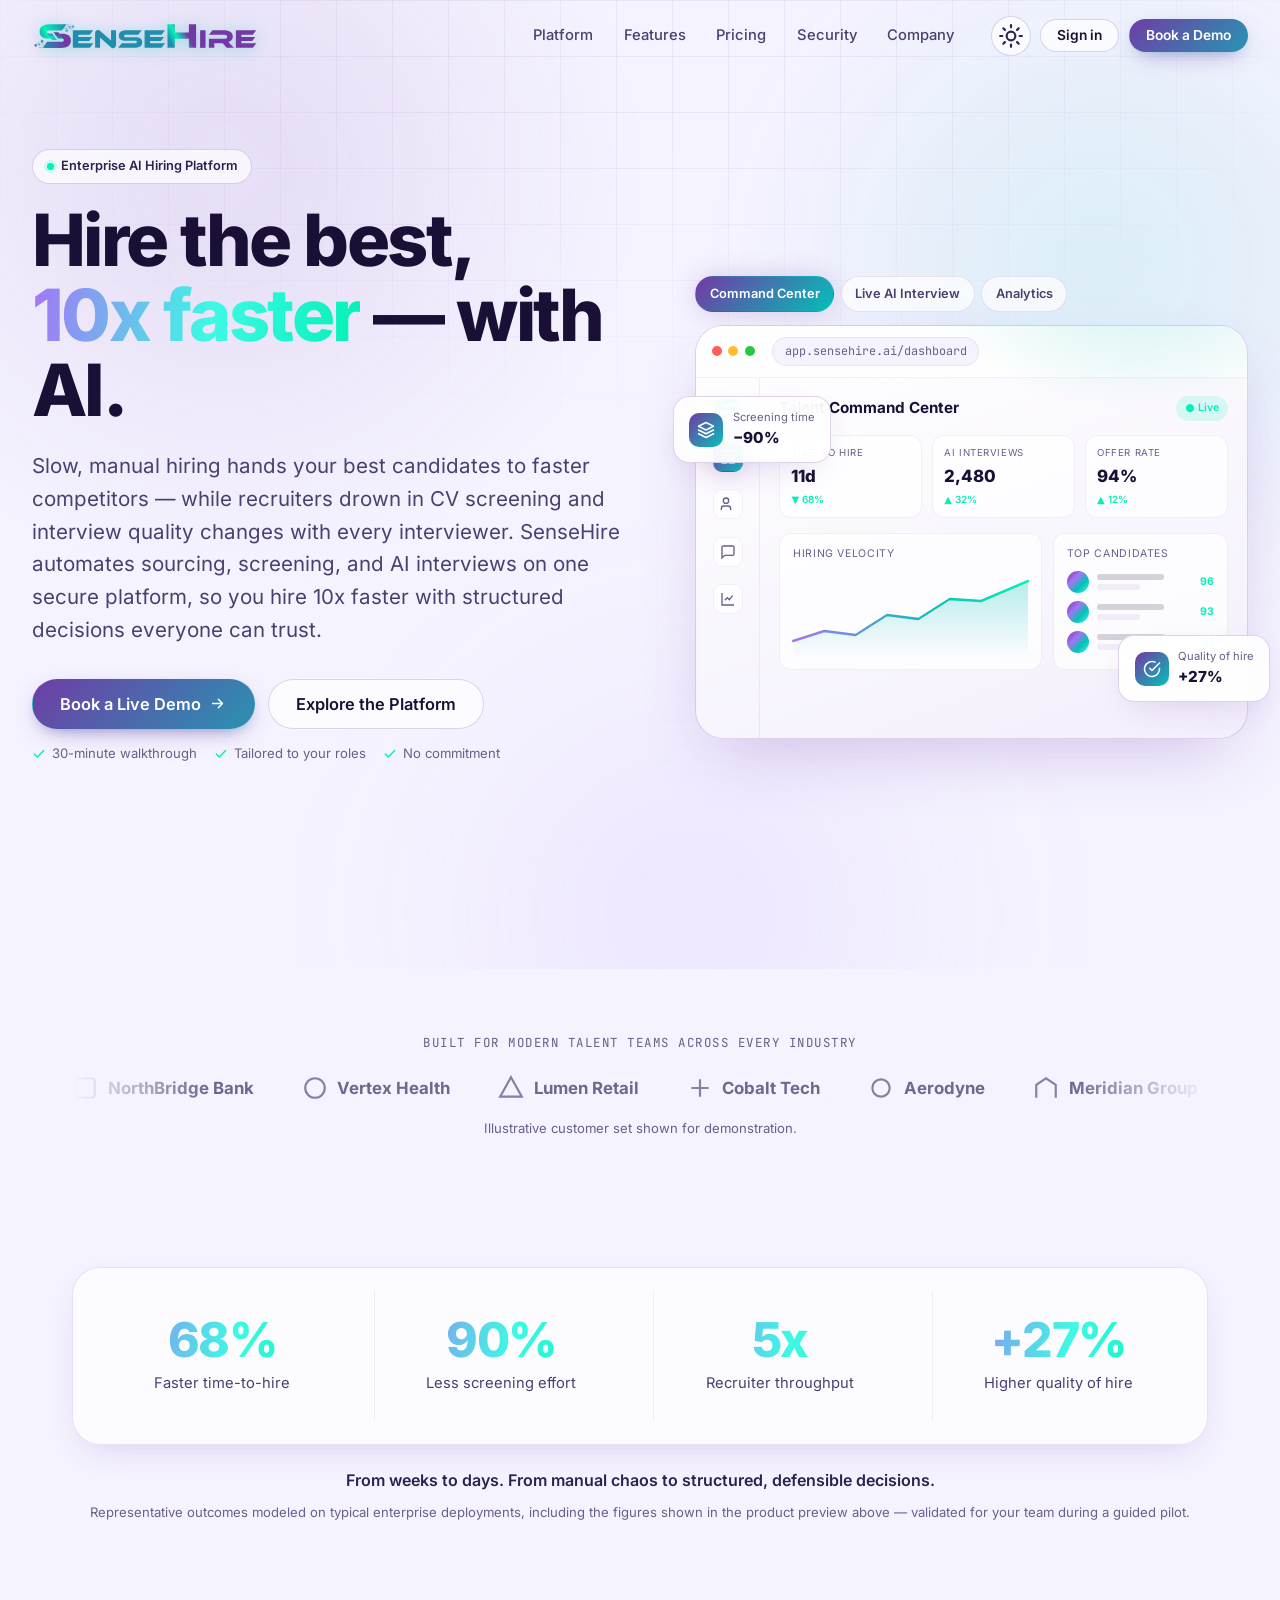
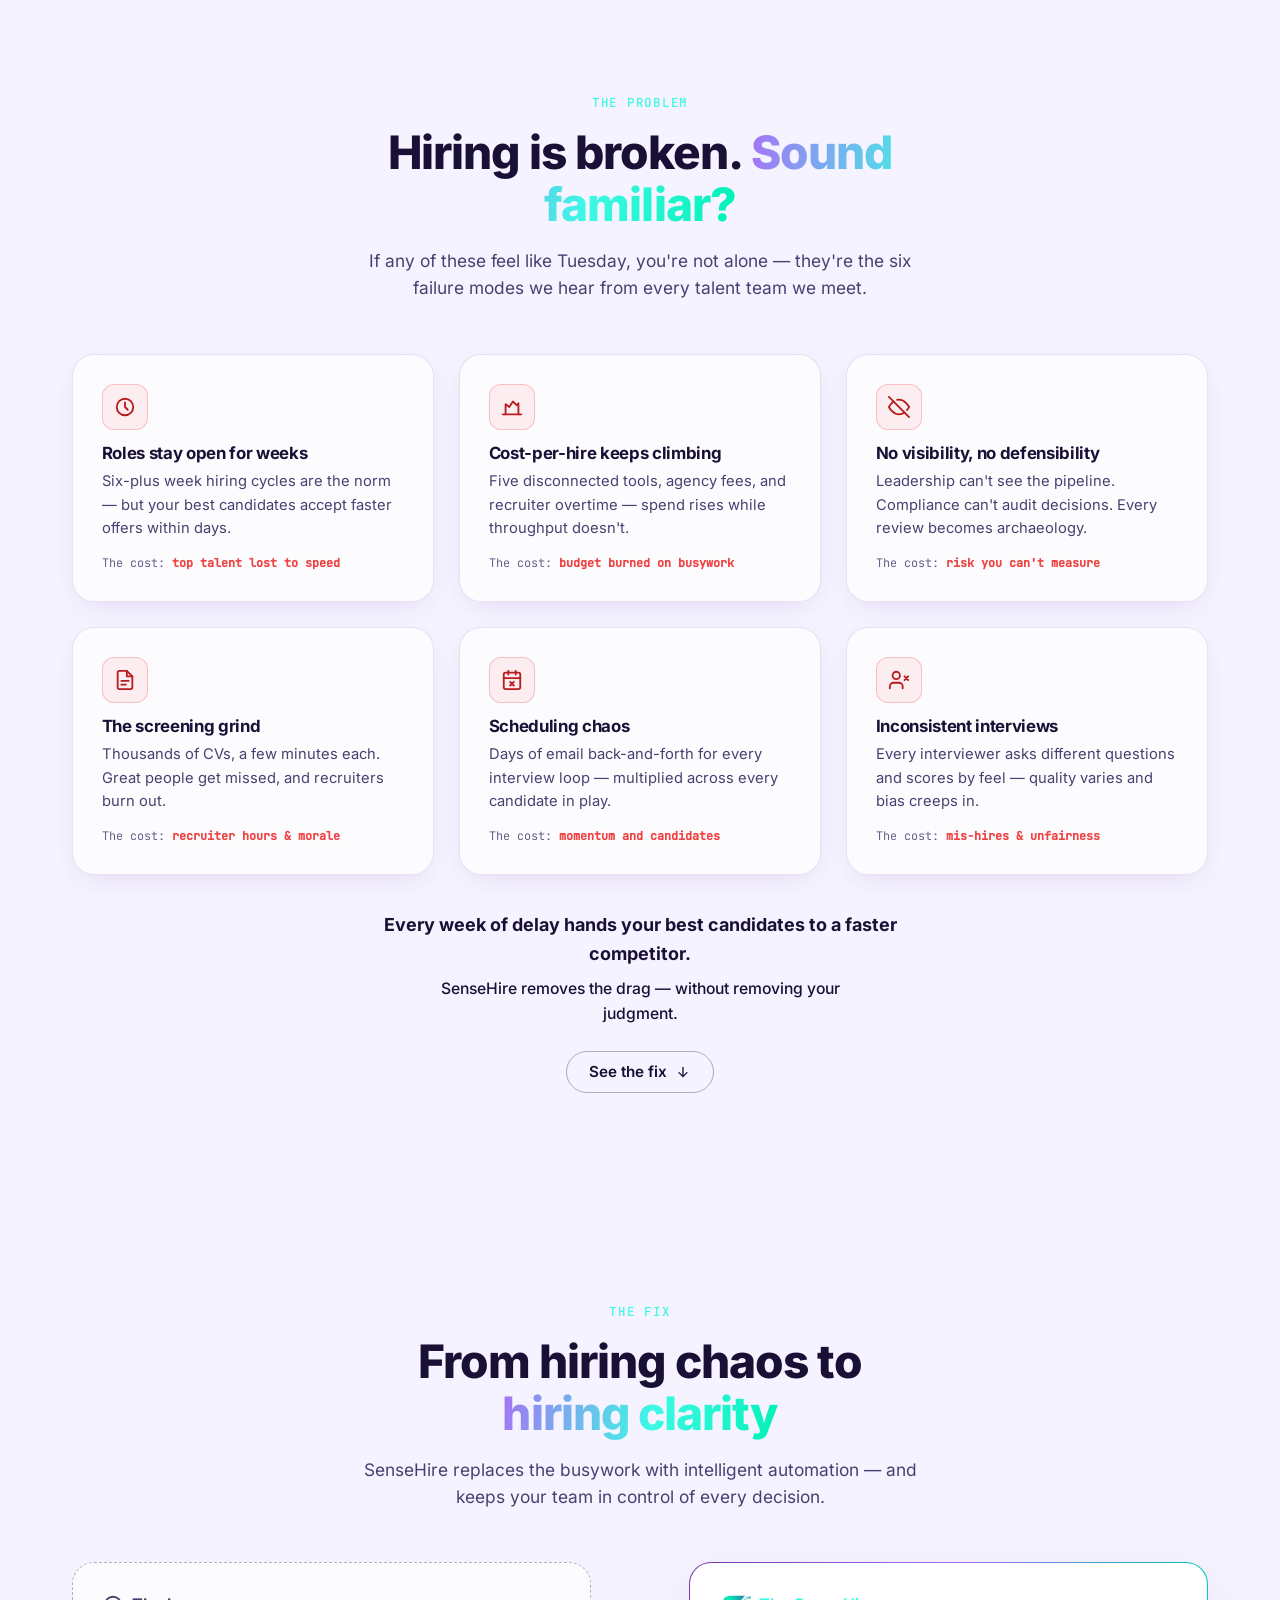
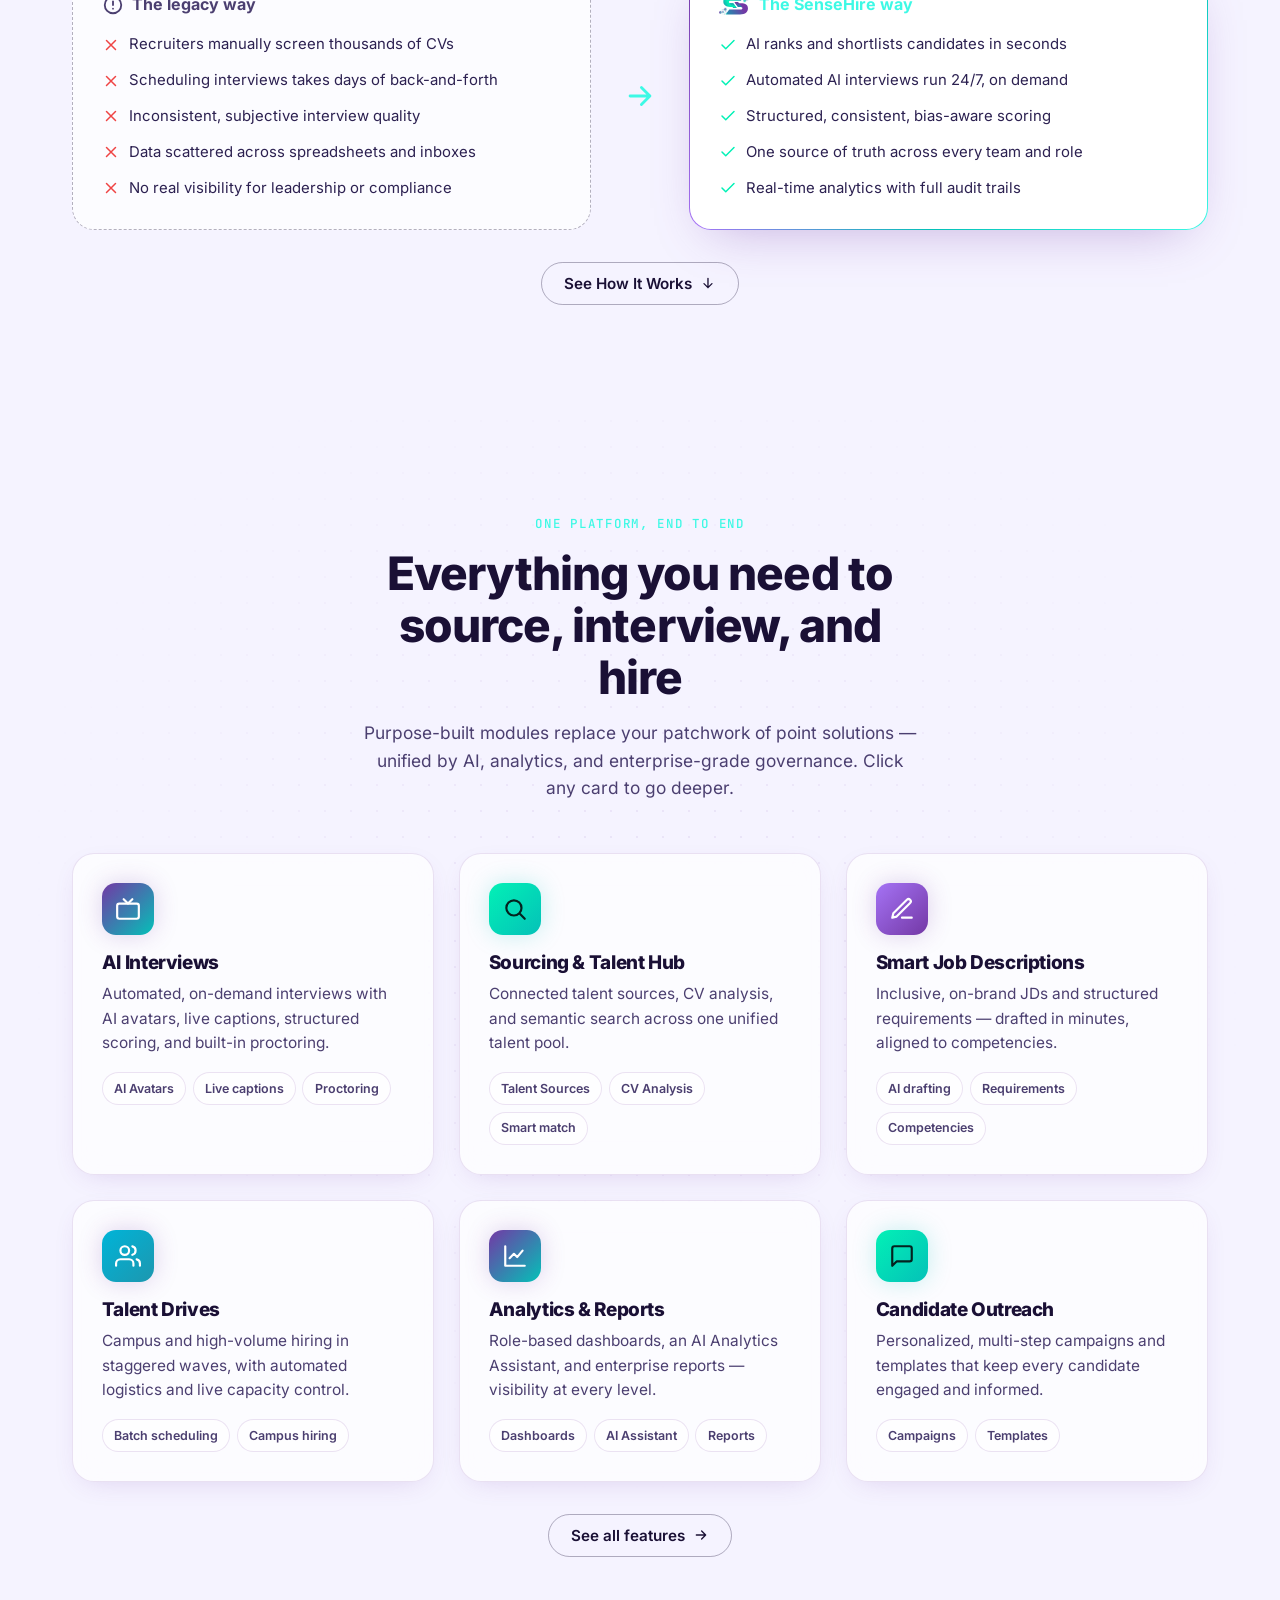
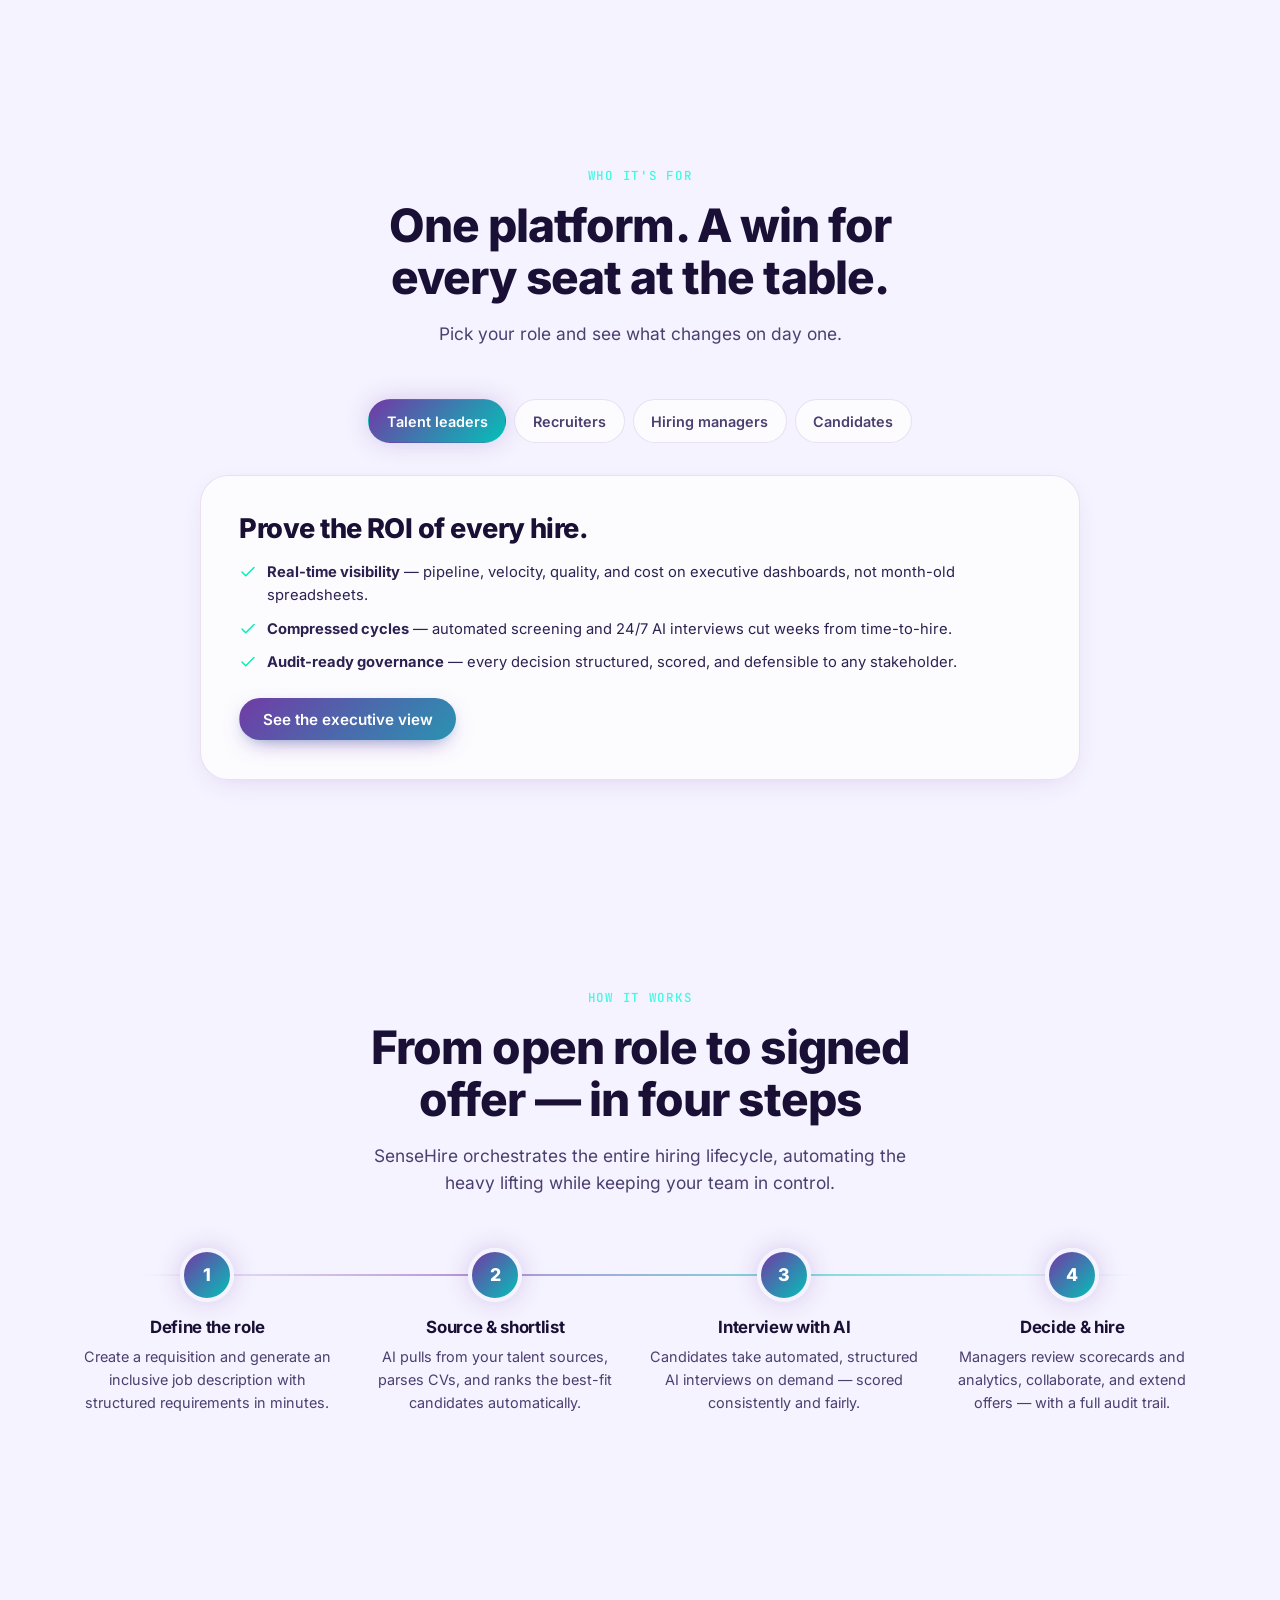
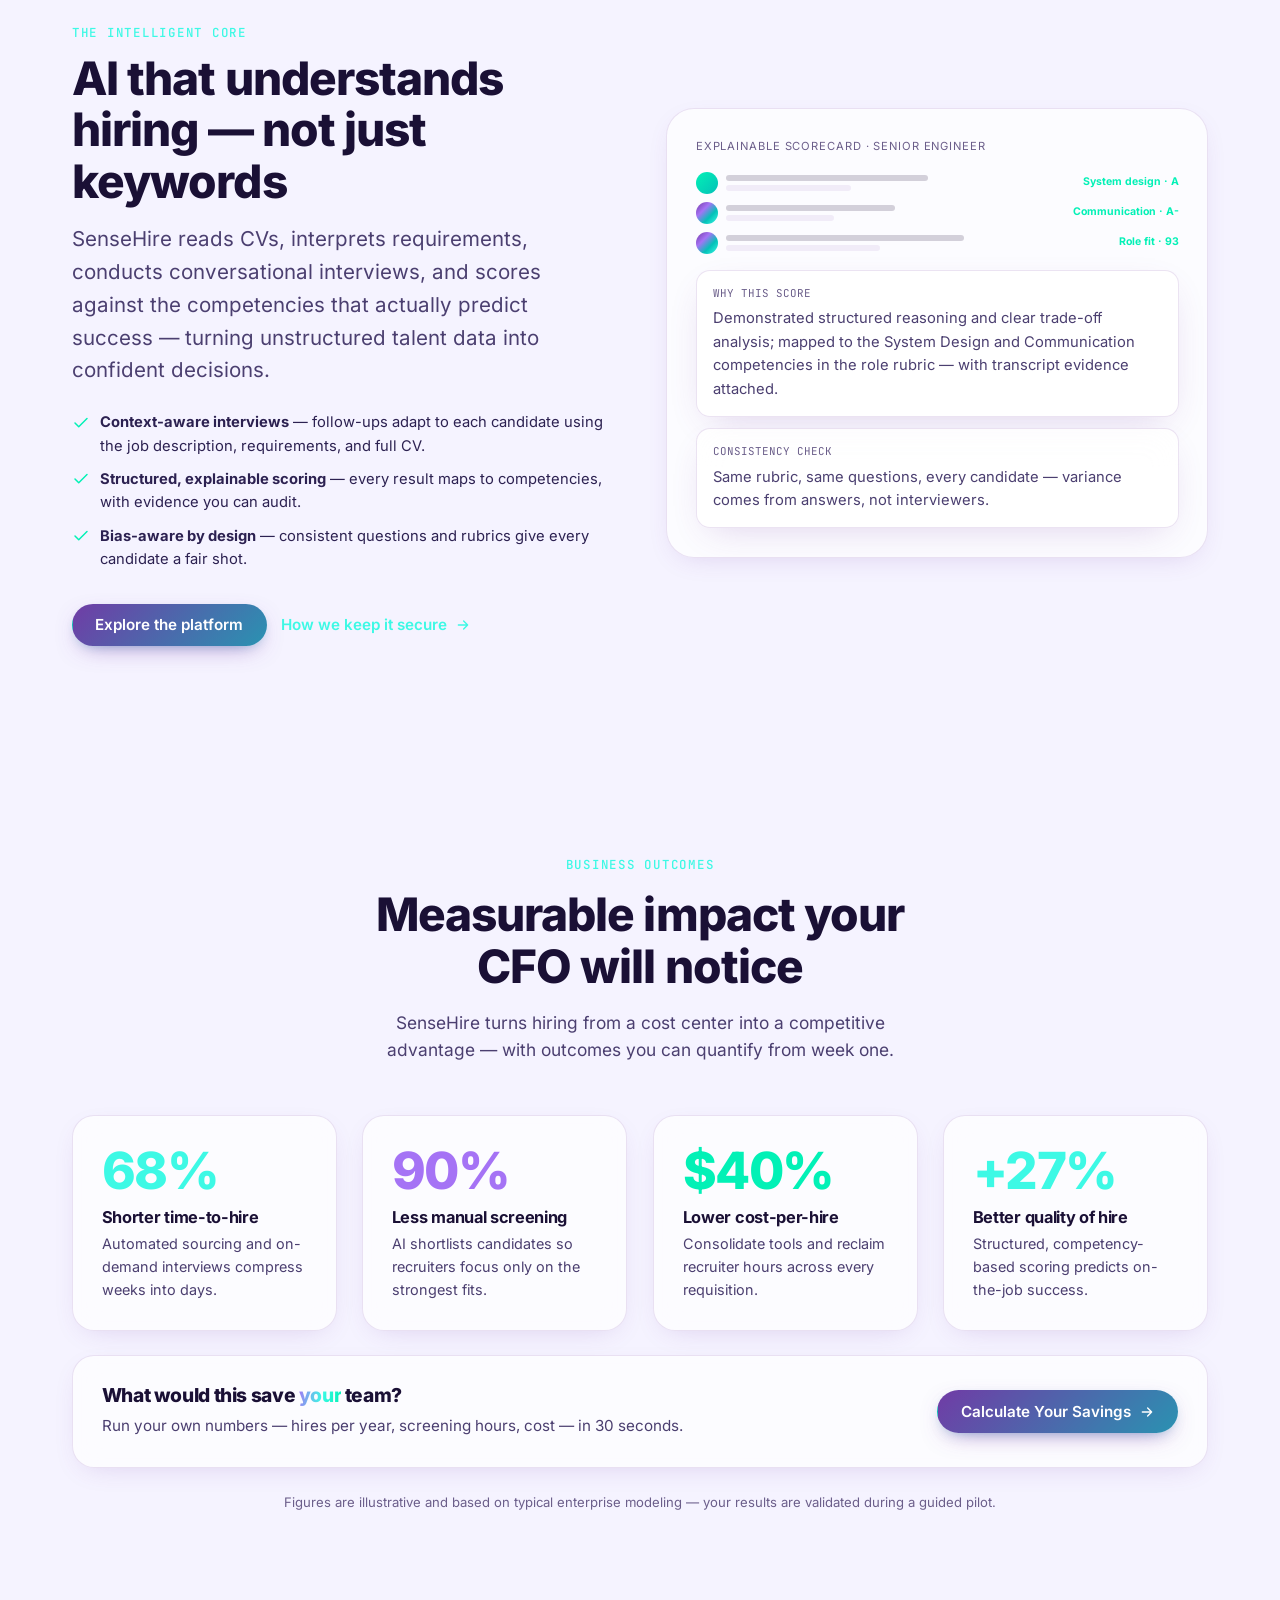
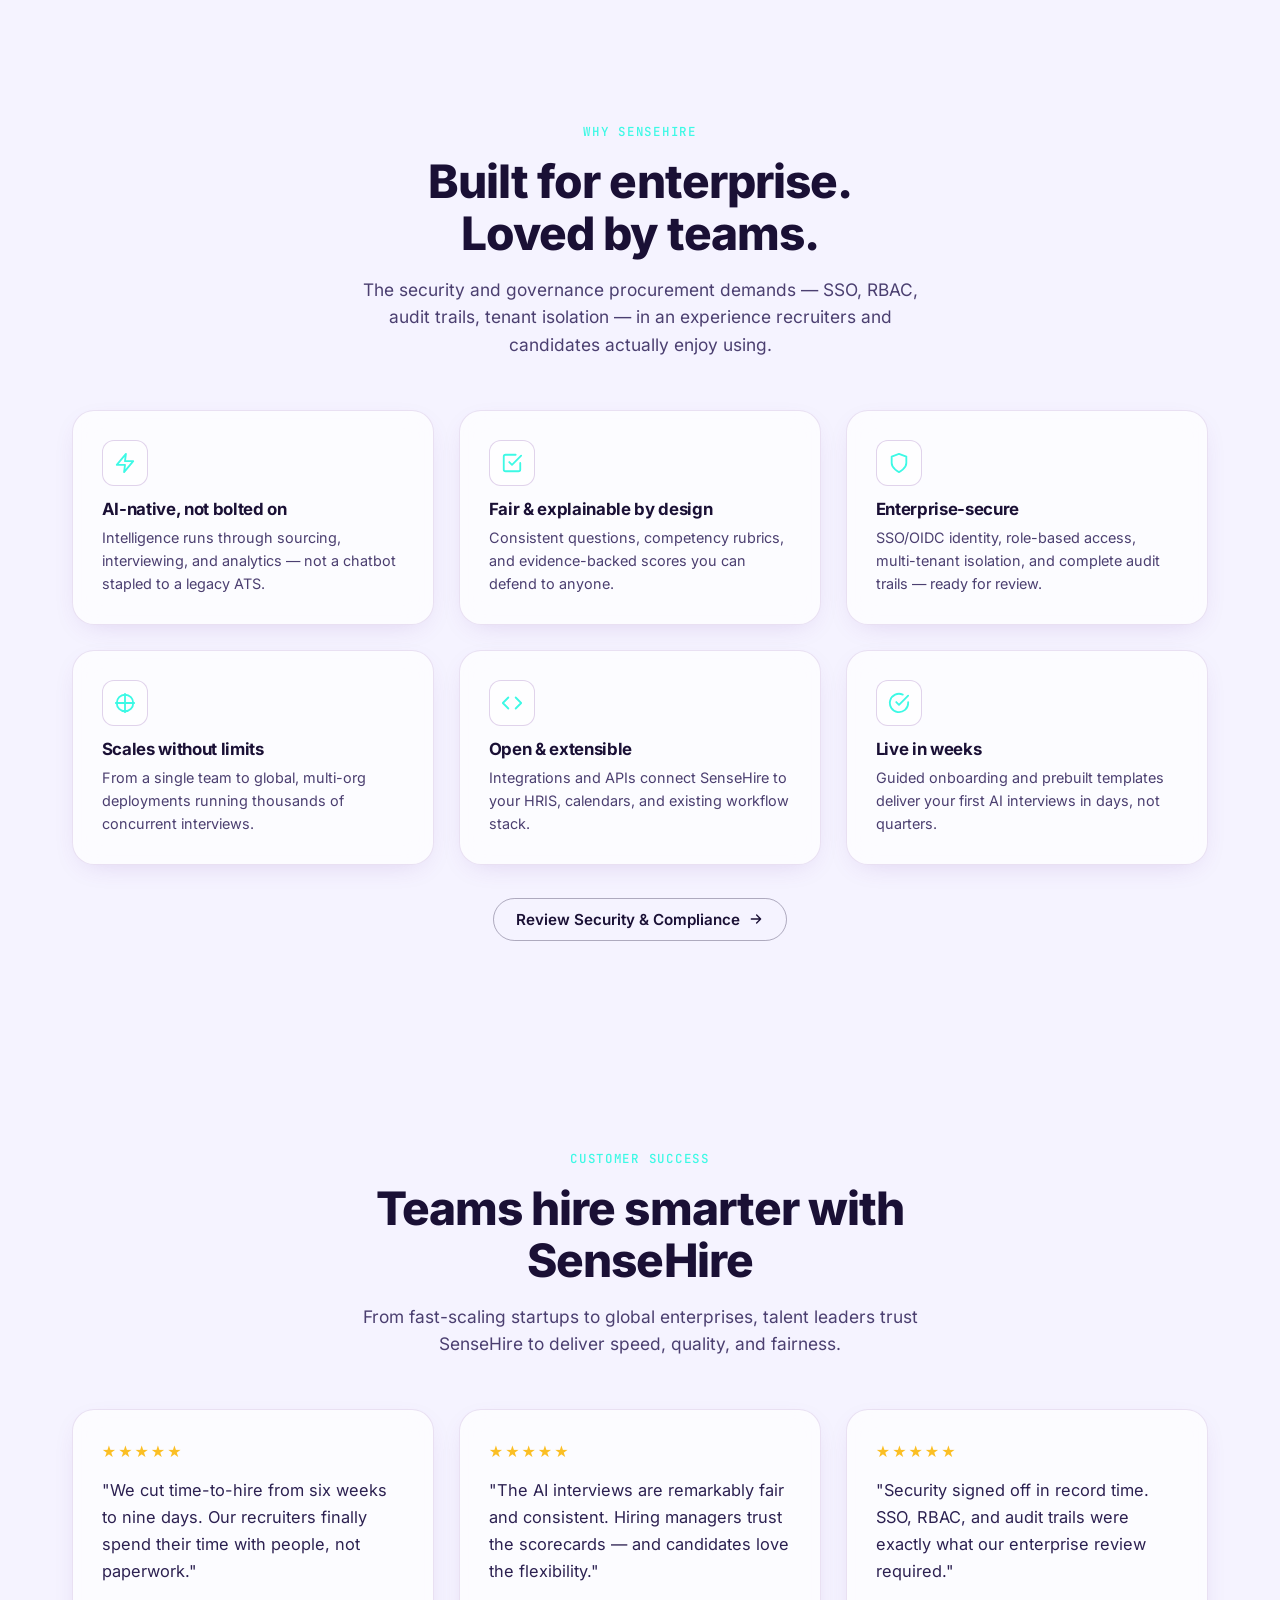
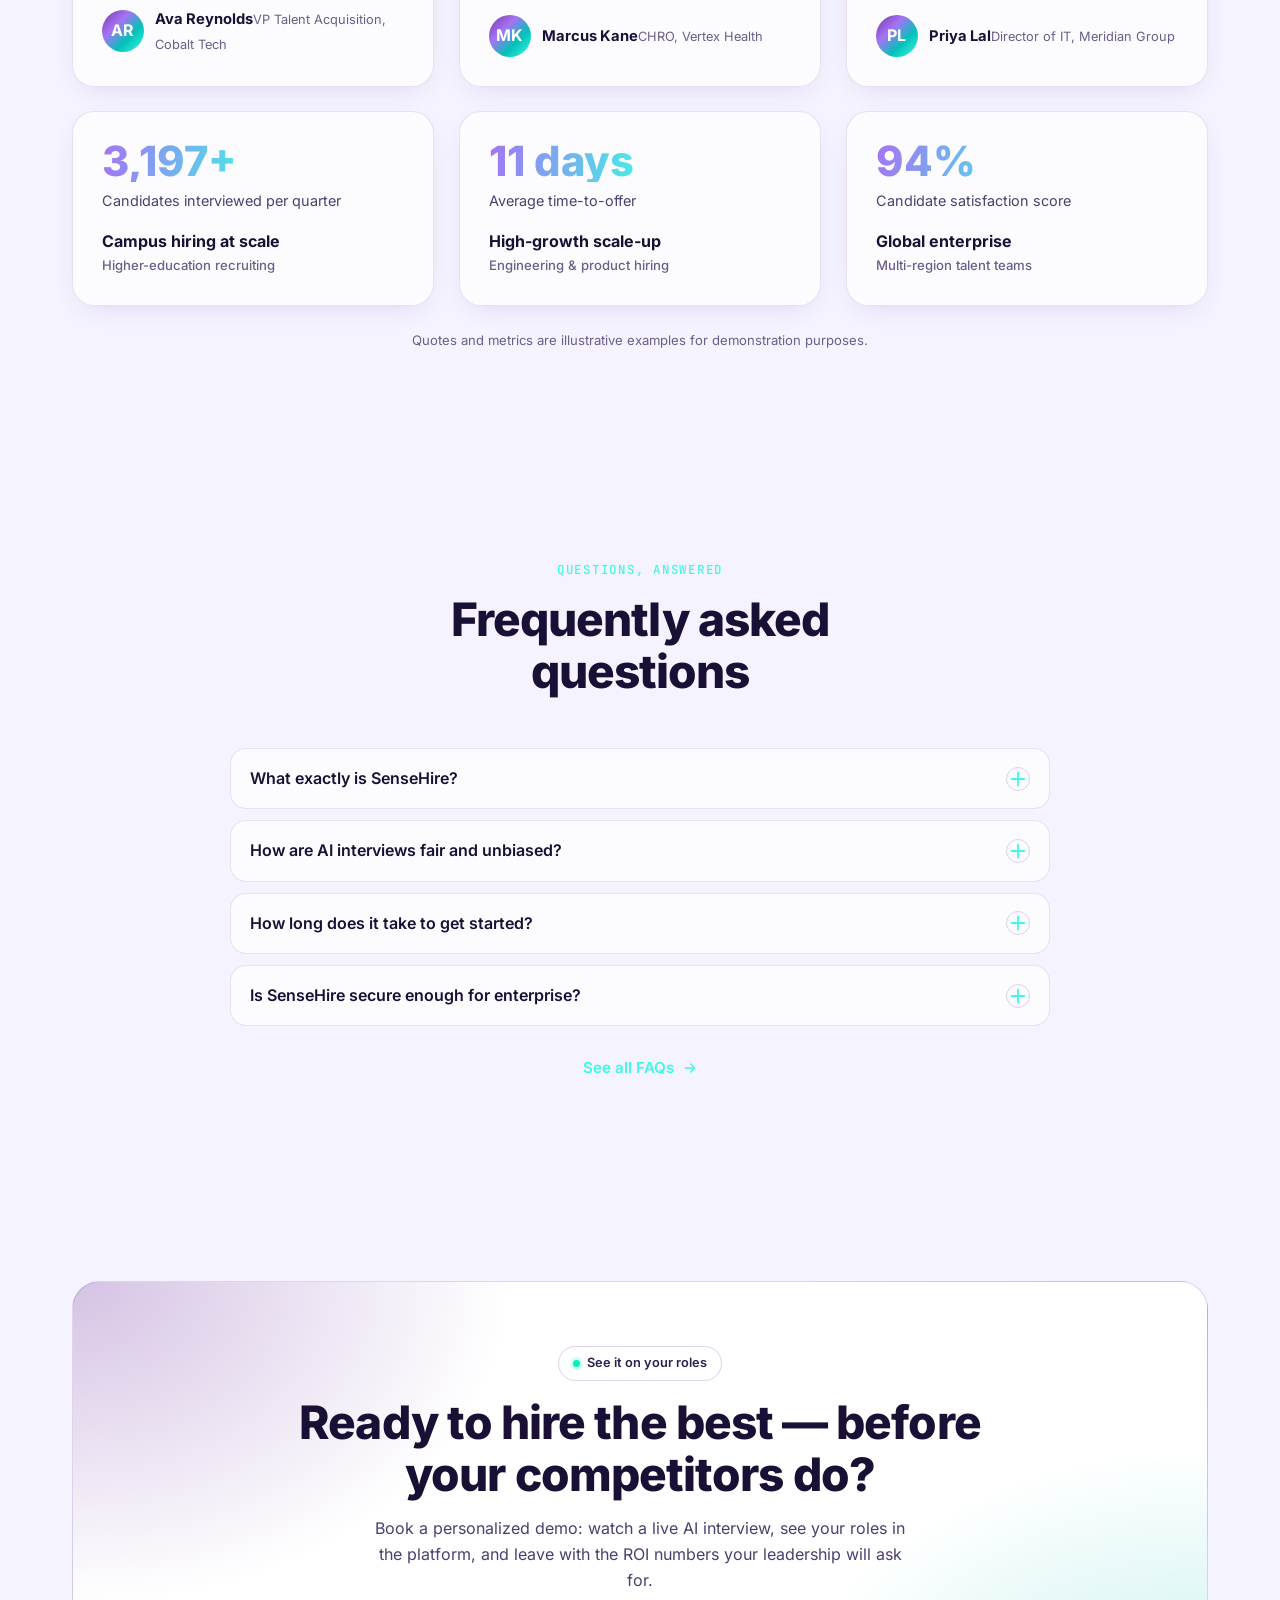
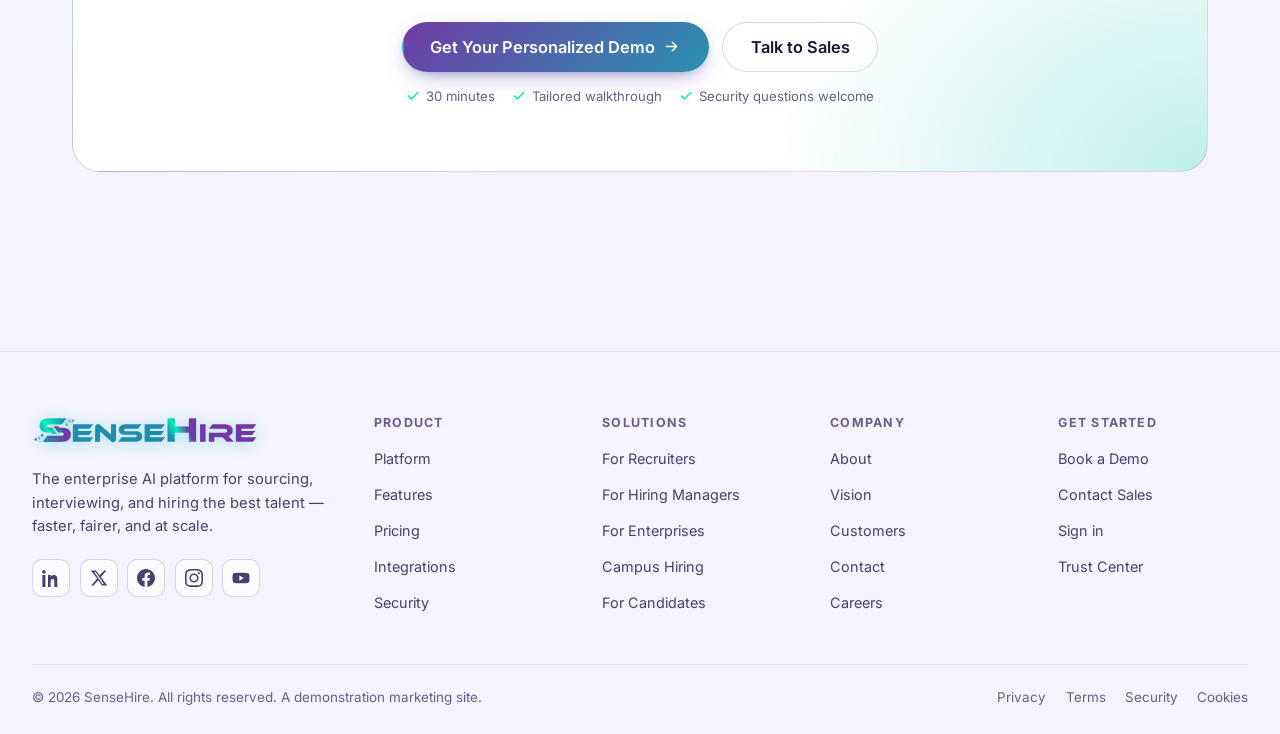
<file: docs/index.html>
<!doctype html>
<html lang="en" class="dark">
<head>
  <meta charset="UTF-8" />
  <meta name="viewport" content="width=device-width, initial-scale=1.0" />
  <title>SenseHire — The Enterprise AI Hiring & Interview Platform</title>
  <meta name="description" content="SenseHire is the enterprise AI platform that automates sourcing, screening, and interviewing — so teams hire the best talent up to 10x faster with consistent, bias-aware decisions and full auditability." />
  <link rel="canonical" href="https://sensehire.ai/" />
  <meta name="theme-color" content="#080C18" />

  <!-- Open Graph / Twitter -->
  <meta property="og:type" content="website" />
  <meta property="og:site_name" content="SenseHire" />
  <meta property="og:title" content="SenseHire — The Enterprise AI Hiring & Interview Platform" />
  <meta property="og:description" content="Automate sourcing, screening, and AI interviews. Hire the best talent up to 10x faster — with consistency, fairness, and full auditability." />
  <meta property="og:url" content="https://sensehire.ai/" />
  <meta property="og:image" content="https://sensehire.ai/assets/img/og-image.svg" />
  <meta name="twitter:card" content="summary_large_image" />
  <meta name="twitter:title" content="SenseHire — The Enterprise AI Hiring & Interview Platform" />
  <meta name="twitter:description" content="Automate sourcing, screening, and AI interviews. Hire the best talent up to 10x faster." />
  <meta name="twitter:image" content="https://sensehire.ai/assets/img/og-image.svg" />

  <link rel="icon" type="image/svg+xml" href="assets/img/favicon.svg" />
  <link rel="stylesheet" href="assets/css/fonts.css" />

  <!-- No-FOUC theme application (runs before paint) -->
  <script>
    (function () {
      try {
        var k = 'sensehire-site-theme';
        var s = localStorage.getItem(k);
        var m = window.matchMedia && window.matchMedia('(prefers-color-scheme: light)').matches;
        var t = s || (m ? 'light' : 'dark');
        var r = document.documentElement;
        r.classList.remove('light', 'dark');
        r.classList.add(t);
      } catch (e) {}
    })();
  </script>

  <link rel="stylesheet" href="assets/css/tokens.css" />
  <link rel="stylesheet" href="assets/css/base.css" />
  <link rel="stylesheet" href="assets/css/components.css" />

  <script type="application/ld+json">
  {
    "@context": "https://schema.org",
    "@type": "SoftwareApplication",
    "name": "SenseHire",
    "applicationCategory": "BusinessApplication",
    "applicationSubCategory": "Recruiting & Talent Acquisition (HR Tech)",
    "operatingSystem": "Web",
    "description": "Enterprise AI platform for sourcing, screening, and automated interviewing at scale.",
    "offers": { "@type": "Offer", "price": "0", "priceCurrency": "USD", "description": "Custom enterprise pricing — book a demo." },
    "publisher": { "@type": "Organization", "name": "SenseHire", "url": "https://sensehire.ai" }
  }
  </script>
</head>

<body>
  <a class="skip-link" href="#main">Skip to content</a>

  <!-- ============ HEADER ============ -->
  <header class="site-header" data-header>
    <nav class="nav" aria-label="Primary">
      <a class="brand" href="index.html" aria-label="SenseHire home">
        <img class="lockup" src="assets/img/sensehire-wordmark.svg" alt="SenseHire" width="228" height="28" />
        <img class="lockup-mark" src="assets/img/logo-mark.svg" alt="SenseHire" width="38" height="27" />
      </a>
      <div class="nav-links">
        <a href="platform.html" data-nav-link>Platform</a>
        <a href="features.html" data-nav-link>Features</a>
        <a href="pricing.html" data-nav-link>Pricing</a>
        <a href="security.html" data-nav-link>Security</a>
        <a href="company.html" data-nav-link>Company</a>
      </div>
      <div class="nav-actions">
        <button class="theme-toggle" data-theme-toggle aria-label="Switch theme" aria-pressed="false" type="button">
          <svg class="icon-moon" viewBox="0 0 24 24" fill="none" stroke="currentColor" stroke-width="2" stroke-linecap="round" stroke-linejoin="round" aria-hidden="true"><path d="M21 12.79A9 9 0 1 1 11.21 3 7 7 0 0 0 21 12.79z"/></svg>
          <svg class="icon-sun" viewBox="0 0 24 24" fill="none" stroke="currentColor" stroke-width="2" stroke-linecap="round" stroke-linejoin="round" aria-hidden="true"><circle cx="12" cy="12" r="4"/><path d="M12 2v2M12 20v2M4.93 4.93l1.41 1.41M17.66 17.66l1.41 1.41M2 12h2M20 12h2M6.34 17.66l-1.41 1.41M19.07 4.93l-1.41 1.41"/></svg>
        </button>
        <a class="btn btn-ghost btn-sm btn-demo-desktop" href="https://app.sensehire.ai/login">Sign in</a>
        <a class="btn btn-primary btn-sm" href="contact.html">Book a Demo</a>
        <button class="menu-btn" data-menu-btn aria-label="Open menu" aria-expanded="false" aria-controls="mobileMenu" type="button">
          <svg viewBox="0 0 24 24" fill="none" stroke="currentColor" stroke-width="2" stroke-linecap="round" aria-hidden="true"><path d="M3 6h18M3 12h18M3 18h18"/></svg>
        </button>
      </div>
    </nav>
  </header>

  <!-- ============ MOBILE MENU ============ -->
  <div class="mobile-menu" id="mobileMenu" data-mobile-menu role="dialog" aria-modal="true" aria-label="Site menu">
    <a href="platform.html">Platform <span aria-hidden="true">→</span></a>
    <a href="features.html">Features <span aria-hidden="true">→</span></a>
    <a href="pricing.html">Pricing <span aria-hidden="true">→</span></a>
    <a href="security.html">Security <span aria-hidden="true">→</span></a>
    <a href="company.html">Company <span aria-hidden="true">→</span></a>
    <a href="contact.html">Contact <span aria-hidden="true">→</span></a>
    <div class="btn-row">
      <a class="btn btn-ghost" href="https://app.sensehire.ai/login">Sign in</a>
      <a class="btn btn-primary" href="contact.html">Book a Demo</a>
    </div>
  </div>

  <main id="main">

    <!-- ============ HERO ============ -->
    <section class="hero section">
      <div class="bg-aurora" aria-hidden="true"><span class="orb"></span></div>
      <div class="bg-grid" aria-hidden="true"></div>
      <div class="container container-wide">
        <div class="hero-grid">
          <div class="hero-copy">
            <span class="badge" data-reveal><span class="dot"></span> Enterprise AI Hiring Platform</span>
            <h1 class="display" data-reveal data-reveal-delay="1">
              Hire the best,<br><span class="text-gradient">10x faster</span> — with AI.
            </h1>
            <p class="lead" data-reveal data-reveal-delay="2">
              Slow, manual hiring hands your best candidates to faster competitors — while recruiters
              drown in CV screening and interview quality changes with every interviewer. SenseHire
              automates sourcing, screening, and AI interviews on one secure platform, so you hire
              10x faster with structured decisions everyone can trust.
            </p>
            <div class="btn-row" data-reveal data-reveal-delay="3">
              <a class="btn btn-primary btn-lg" href="contact.html">
                Book a Live Demo
                <svg viewBox="0 0 24 24" fill="none" stroke="currentColor" stroke-width="2" stroke-linecap="round" stroke-linejoin="round" aria-hidden="true"><path d="M5 12h14M13 6l6 6-6 6"/></svg>
              </a>
              <a class="btn btn-ghost btn-lg" href="platform.html">Explore the Platform</a>
            </div>
            <div class="cta-note" data-reveal data-reveal-delay="3">
              <span><svg viewBox="0 0 24 24" fill="none" stroke="currentColor" stroke-width="2.5" stroke-linecap="round" stroke-linejoin="round" aria-hidden="true"><path d="M20 6L9 17l-5-5"/></svg> 30-minute walkthrough</span>
              <span><svg viewBox="0 0 24 24" fill="none" stroke="currentColor" stroke-width="2.5" stroke-linecap="round" stroke-linejoin="round" aria-hidden="true"><path d="M20 6L9 17l-5-5"/></svg> Tailored to your roles</span>
              <span><svg viewBox="0 0 24 24" fill="none" stroke="currentColor" stroke-width="2.5" stroke-linecap="round" stroke-linejoin="round" aria-hidden="true"><path d="M20 6L9 17l-5-5"/></svg> No commitment</span>
            </div>
            <div class="hero-trust" data-reveal data-reveal-delay="4">
              <span class="ht-item"><svg viewBox="0 0 24 24" fill="none" stroke="currentColor" stroke-width="2" stroke-linecap="round" stroke-linejoin="round" aria-hidden="true"><path d="M20 6L9 17l-5-5"/></svg> No credit card to start</span>
              <span class="ht-item"><svg viewBox="0 0 24 24" fill="none" stroke="currentColor" stroke-width="2" stroke-linecap="round" stroke-linejoin="round" aria-hidden="true"><path d="M12 22s8-4 8-10V5l-8-3-8 3v7c0 6 8 10 8 10z"/></svg> SSO, RBAC &amp; full audit trails</span>
              <span class="ht-item"><svg viewBox="0 0 24 24" fill="none" stroke="currentColor" stroke-width="2" stroke-linecap="round" stroke-linejoin="round" aria-hidden="true"><path d="M22 11.08V12a10 10 0 1 1-5.93-9.14"/><path d="M22 4L12 14.01l-3-3"/></svg> Live in weeks — first AI interviews in days</span>
            </div>
          </div>

          <!-- Interactive product preview -->
          <div class="hero-mockup relative" data-reveal data-reveal-delay="2">
            <div class="preview-tabs" data-tabs="preview" aria-label="Product preview views">
              <button class="tab-btn active" data-tab="dash" aria-selected="true" type="button">Command Center</button>
              <button class="tab-btn" data-tab="live" aria-selected="false" type="button">Live AI Interview</button>
              <button class="tab-btn" data-tab="analytics" aria-selected="false" type="button">Analytics</button>
            </div>
            <div class="mockup">
              <div class="mockup-bar">
                <span class="dots"><i></i><i></i><i></i></span>
                <span class="url">app.sensehire.ai/dashboard</span>
              </div>
              <div class="mockup-body">
                <aside class="mk-side" aria-hidden="true">
                  <img class="mk-logo" src="assets/img/logo-mark.svg" alt="" width="30" height="30" />
                  <span class="mk-nav-i on"><svg viewBox="0 0 24 24" fill="none" stroke="currentColor" stroke-width="2"><rect x="3" y="3" width="7" height="7"/><rect x="14" y="3" width="7" height="7"/><rect x="14" y="14" width="7" height="7"/><rect x="3" y="14" width="7" height="7"/></svg></span>
                  <span class="mk-nav-i"><svg viewBox="0 0 24 24" fill="none" stroke="currentColor" stroke-width="2"><path d="M16 21v-2a4 4 0 0 0-4-4H6a4 4 0 0 0-4 4v2"/><circle cx="9" cy="7" r="4"/></svg></span>
                  <span class="mk-nav-i"><svg viewBox="0 0 24 24" fill="none" stroke="currentColor" stroke-width="2"><path d="M21 15a2 2 0 0 1-2 2H7l-4 4V5a2 2 0 0 1 2-2h14a2 2 0 0 1 2 2z"/></svg></span>
                  <span class="mk-nav-i"><svg viewBox="0 0 24 24" fill="none" stroke="currentColor" stroke-width="2"><path d="M3 3v18h18"/><path d="M7 14l4-4 3 3 5-6"/></svg></span>
                </aside>
                <div class="mk-main">

                  <!-- View 1: Command Center -->
                  <div class="tab-panel mk-view active" data-tab-panel="preview" data-key="dash">
                    <div class="mk-head">
                      <span class="mk-title">Talent Command Center</span>
                      <span class="mk-pill">● Live</span>
                    </div>
                    <div class="mk-kpis">
                      <div class="mk-kpi"><div class="k">Time to hire</div><div class="v">11d</div><div class="d up">▼ 68%</div></div>
                      <div class="mk-kpi"><div class="k">AI interviews</div><div class="v">2,480</div><div class="d up">▲ 32%</div></div>
                      <div class="mk-kpi"><div class="k">Offer rate</div><div class="v">94%</div><div class="d up">▲ 12%</div></div>
                    </div>
                    <div class="mk-panels">
                      <div class="mk-panel">
                        <div class="pl-h">Hiring velocity</div>
                        <div class="mk-chart">
                          <svg viewBox="0 0 300 86" preserveAspectRatio="none" aria-hidden="true">
                            <defs>
                              <linearGradient id="mkLine" x1="0" y1="0" x2="1" y2="0">
                                <stop offset="0%" stop-color="#A573F5"/><stop offset="60%" stop-color="#04C1B8"/><stop offset="100%" stop-color="#02F1B6"/>
                              </linearGradient>
                              <linearGradient id="mkFill" x1="0" y1="0" x2="0" y2="1">
                                <stop offset="0%" stop-color="#04C1B8" stop-opacity="0.28"/><stop offset="100%" stop-color="#04C1B8" stop-opacity="0"/>
                              </linearGradient>
                            </defs>
                            <path d="M0,70 L40,60 L80,64 L120,44 L160,48 L200,28 L240,30 L300,10 L300,86 L0,86 Z" fill="url(#mkFill)"/>
                            <path class="spark-line" d="M0,70 L40,60 L80,64 L120,44 L160,48 L200,28 L240,30 L300,10"/>
                          </svg>
                        </div>
                      </div>
                      <div class="mk-panel">
                        <div class="pl-h">Top candidates</div>
                        <div class="mk-rows">
                          <div class="mk-row"><span class="av"></span><span class="ln"><i></i><i></i></span><span class="sc">96</span></div>
                          <div class="mk-row"><span class="av"></span><span class="ln"><i></i><i></i></span><span class="sc">93</span></div>
                          <div class="mk-row"><span class="av"></span><span class="ln"><i></i><i></i></span><span class="sc">91</span></div>
                        </div>
                      </div>
                    </div>
                  </div>

                  <!-- View 2: Live AI Interview -->
                  <div class="tab-panel mk-view" data-tab-panel="preview" data-key="live">
                    <div class="mk-head">
                      <span class="mk-title">Live AI Interview · Senior Engineer</span>
                      <span class="mk-pill">● Recording</span>
                    </div>
                    <div class="glass" style="border-radius:12px;padding:0.75rem 0.9rem;margin-bottom:0.7rem">
                      <div class="faint mono" style="font-size:0.64rem;margin-bottom:0.25rem">AI INTERVIEWER</div>
                      <p style="font-size:0.86rem;color:var(--text-secondary);margin:0">"Walk me through how you'd design a system to handle 10x traffic growth. What trade-offs would you weigh first?"</p>
                    </div>
                    <div class="glass" style="border-radius:12px;padding:0.75rem 0.9rem;margin-bottom:0.8rem">
                      <div class="faint mono" style="font-size:0.64rem;margin-bottom:0.25rem">LIVE TRANSCRIPT</div>
                      <p style="font-size:0.86rem;color:var(--text-muted);margin:0">"I'd start by identifying the bottleneck — likely the database. I'd introduce read replicas, then a caching layer…"</p>
                    </div>
                    <div class="mk-kpis" style="margin:0">
                      <div class="mk-kpi"><div class="k">System design</div><div class="v">A</div></div>
                      <div class="mk-kpi"><div class="k">Communication</div><div class="v">A-</div></div>
                      <div class="mk-kpi"><div class="k">Match score</div><div class="v">93</div></div>
                    </div>
                  </div>

                  <!-- View 3: Analytics -->
                  <div class="tab-panel mk-view" data-tab-panel="preview" data-key="analytics">
                    <div class="mk-head">
                      <span class="mk-title">Hiring Analytics · This quarter</span>
                      <span class="mk-pill">Auto-refresh</span>
                    </div>
                    <div class="mk-kpis">
                      <div class="mk-kpi"><div class="k">Pipeline</div><div class="v">412</div><div class="d up">▲ 18%</div></div>
                      <div class="mk-kpi"><div class="k">Cost / hire</div><div class="v">−40%</div><div class="d up">▼ trend</div></div>
                      <div class="mk-kpi"><div class="k">Satisfaction</div><div class="v">94%</div><div class="d up">▲ 6%</div></div>
                    </div>
                    <div class="mk-panels">
                      <div class="mk-panel">
                        <div class="pl-h">Pipeline by stage</div>
                        <div class="mk-bars"><span style="height:42%"></span><span style="height:64%;animation-delay:.1s"></span><span style="height:80%;animation-delay:.2s"></span><span style="height:56%;animation-delay:.3s"></span><span style="height:92%;animation-delay:.4s"></span><span style="height:50%;animation-delay:.5s"></span></div>
                      </div>
                      <div class="mk-panel">
                        <div class="pl-h">Programs</div>
                        <div class="mk-rows">
                          <div class="mk-row"><span class="av"></span><span class="ln"><i></i><i></i></span><span class="sc">+27%</span></div>
                          <div class="mk-row"><span class="av"></span><span class="ln"><i></i><i></i></span><span class="sc">+12%</span></div>
                          <div class="mk-row"><span class="av"></span><span class="ln"><i></i><i></i></span><span class="sc">+9%</span></div>
                        </div>
                      </div>
                    </div>
                  </div>

                </div>
              </div>
            </div>
            <div class="float-card float-tl">
              <span class="ic"><svg viewBox="0 0 24 24" fill="none" stroke="currentColor" stroke-width="2" stroke-linecap="round" stroke-linejoin="round" aria-hidden="true"><path d="M12 2L2 7l10 5 10-5-10-5z"/><path d="M2 17l10 5 10-5M2 12l10 5 10-5"/></svg></span>
              <div><div class="ttl">Screening time</div><div class="val">−90%</div></div>
            </div>
            <div class="float-card float-br">
              <span class="ic"><svg viewBox="0 0 24 24" fill="none" stroke="currentColor" stroke-width="2" stroke-linecap="round" stroke-linejoin="round" aria-hidden="true"><path d="M22 11.08V12a10 10 0 1 1-5.93-9.14"/><path d="M22 4L12 14.01l-3-3"/></svg></span>
              <div><div class="ttl">Quality of hire</div><div class="val">+27%</div></div>
            </div>
          </div>
        </div>
      </div>
    </section>

    <!-- ============ TRUSTED BY ============ -->
    <section class="section-tight">
      <div class="container trusted">
        <p class="label" data-reveal>Built for modern talent teams across every industry</p>
        <div class="marquee" data-reveal data-reveal-delay="1" aria-label="Industries served">
          <div class="marquee-track">
            <span class="logo-item"><svg viewBox="0 0 24 24" fill="none" stroke="currentColor" stroke-width="2"><rect x="3" y="3" width="18" height="18" rx="3"/></svg> NorthBridge Bank</span>
            <span class="logo-item"><svg viewBox="0 0 24 24" fill="none" stroke="currentColor" stroke-width="2"><circle cx="12" cy="12" r="9"/></svg> Vertex Health</span>
            <span class="logo-item"><svg viewBox="0 0 24 24" fill="none" stroke="currentColor" stroke-width="2"><polygon points="12 2 22 20 2 20"/></svg> Lumen Retail</span>
            <span class="logo-item"><svg viewBox="0 0 24 24" fill="none" stroke="currentColor" stroke-width="2"><path d="M4 12h16M12 4v16"/></svg> Cobalt Tech</span>
            <span class="logo-item"><svg viewBox="0 0 24 24" fill="none" stroke="currentColor" stroke-width="2"><rect x="4" y="4" width="16" height="16" rx="8"/></svg> Aerodyne</span>
            <span class="logo-item"><svg viewBox="0 0 24 24" fill="none" stroke="currentColor" stroke-width="2"><path d="M3 21V9l9-6 9 6v12"/></svg> Meridian Group</span>
            <!-- duplicate for seamless loop -->
            <span class="logo-item"><svg viewBox="0 0 24 24" fill="none" stroke="currentColor" stroke-width="2"><rect x="3" y="3" width="18" height="18" rx="3"/></svg> NorthBridge Bank</span>
            <span class="logo-item"><svg viewBox="0 0 24 24" fill="none" stroke="currentColor" stroke-width="2"><circle cx="12" cy="12" r="9"/></svg> Vertex Health</span>
            <span class="logo-item"><svg viewBox="0 0 24 24" fill="none" stroke="currentColor" stroke-width="2"><polygon points="12 2 22 20 2 20"/></svg> Lumen Retail</span>
            <span class="logo-item"><svg viewBox="0 0 24 24" fill="none" stroke="currentColor" stroke-width="2"><path d="M4 12h16M12 4v16"/></svg> Cobalt Tech</span>
            <span class="logo-item"><svg viewBox="0 0 24 24" fill="none" stroke="currentColor" stroke-width="2"><rect x="4" y="4" width="16" height="16" rx="8"/></svg> Aerodyne</span>
            <span class="logo-item"><svg viewBox="0 0 24 24" fill="none" stroke="currentColor" stroke-width="2"><path d="M3 21V9l9-6 9 6v12"/></svg> Meridian Group</span>
          </div>
        </div>
        <p class="form-note center mt-2">Illustrative customer set shown for demonstration.</p>
      </div>
    </section>

    <!-- ============ STATS ============ -->
    <section class="section-tight">
      <div class="container">
        <div class="grid grid-4 stat-divide glass" style="border-radius:var(--radius-xl);padding:clamp(1rem,3vw,1.4rem)" data-reveal>
          <div class="stat"><div class="num"><span data-count="68" data-suffix="%">0</span></div><div class="lbl">Faster time-to-hire</div></div>
          <div class="stat"><div class="num"><span data-count="90" data-suffix="%">0</span></div><div class="lbl">Less screening effort</div></div>
          <div class="stat"><div class="num"><span data-count="5" data-suffix="x">0</span></div><div class="lbl">Recruiter throughput</div></div>
          <div class="stat"><div class="num"><span data-count="27" data-prefix="+" data-suffix="%">0</span></div><div class="lbl">Higher quality of hire</div></div>
        </div>
        <p class="center mt-3" style="font-weight:600;color:var(--text-secondary)" data-reveal>From weeks to days. From manual chaos to structured, defensible decisions.</p>
        <p class="form-note center mt-1">Representative outcomes modeled on typical enterprise deployments, including the figures shown in the product preview above — validated for your team during a guided pilot.</p>
      </div>
    </section>

    <!-- ============ PAIN ============ -->
    <section class="section" id="pain">
      <div class="container">
        <div class="section-head" data-reveal>
          <span class="eyebrow">The problem</span>
          <h2>Hiring is broken. <span class="text-gradient">Sound familiar?</span></h2>
          <p>If any of these feel like Tuesday, you're not alone — they're the six failure modes we hear from every talent team we meet.</p>
        </div>
        <div class="grid grid-3">
          <div class="card card-hover pain" data-reveal>
            <div class="p-ic"><svg viewBox="0 0 24 24" fill="none" stroke="currentColor" stroke-width="2" stroke-linecap="round" stroke-linejoin="round"><circle cx="12" cy="12" r="9"/><path d="M12 7v5l3 3"/></svg></div>
            <h4>Roles stay open for weeks</h4>
            <p>Six-plus week hiring cycles are the norm — but your best candidates accept faster offers within days.</p>
            <div class="cost">The cost: <b>top talent lost to speed</b></div>
          </div>
          <div class="card card-hover pain" data-reveal data-reveal-delay="1">
            <div class="p-ic"><svg viewBox="0 0 24 24" fill="none" stroke="currentColor" stroke-width="2" stroke-linecap="round" stroke-linejoin="round"><path d="M2 20h20"/><path d="M5 20V9l4 3 4-6 4 4 2-2v12"/></svg></div>
            <h4>Cost-per-hire keeps climbing</h4>
            <p>Five disconnected tools, agency fees, and recruiter overtime — spend rises while throughput doesn't.</p>
            <div class="cost">The cost: <b>budget burned on busywork</b></div>
          </div>
          <div class="card card-hover pain" data-reveal data-reveal-delay="2">
            <div class="p-ic"><svg viewBox="0 0 24 24" fill="none" stroke="currentColor" stroke-width="2" stroke-linecap="round" stroke-linejoin="round"><path d="M17.94 17.94A10.07 10.07 0 0 1 12 20c-7 0-11-8-11-8a18.45 18.45 0 0 1 5.06-5.94M9.9 4.24A9.12 9.12 0 0 1 12 4c7 0 11 8 11 8a18.5 18.5 0 0 1-2.16 3.19"/><path d="M1 1l22 22"/></svg></div>
            <h4>No visibility, no defensibility</h4>
            <p>Leadership can't see the pipeline. Compliance can't audit decisions. Every review becomes archaeology.</p>
            <div class="cost">The cost: <b>risk you can't measure</b></div>
          </div>
          <div class="card card-hover pain" data-reveal>
            <div class="p-ic"><svg viewBox="0 0 24 24" fill="none" stroke="currentColor" stroke-width="2" stroke-linecap="round" stroke-linejoin="round"><path d="M14 2H6a2 2 0 0 0-2 2v16a2 2 0 0 0 2 2h12a2 2 0 0 0 2-2V8z"/><path d="M14 2v6h6M8 13h8M8 17h5"/></svg></div>
            <h4>The screening grind</h4>
            <p>Thousands of CVs, a few minutes each. Great people get missed, and recruiters burn out.</p>
            <div class="cost">The cost: <b>recruiter hours &amp; morale</b></div>
          </div>
          <div class="card card-hover pain" data-reveal data-reveal-delay="1">
            <div class="p-ic"><svg viewBox="0 0 24 24" fill="none" stroke="currentColor" stroke-width="2" stroke-linecap="round" stroke-linejoin="round"><rect x="3" y="4" width="18" height="18" rx="2"/><path d="M16 2v4M8 2v4M3 10h18M10 14l4 4M14 14l-4 4"/></svg></div>
            <h4>Scheduling chaos</h4>
            <p>Days of email back-and-forth for every interview loop — multiplied across every candidate in play.</p>
            <div class="cost">The cost: <b>momentum and candidates</b></div>
          </div>
          <div class="card card-hover pain" data-reveal data-reveal-delay="2">
            <div class="p-ic"><svg viewBox="0 0 24 24" fill="none" stroke="currentColor" stroke-width="2" stroke-linecap="round" stroke-linejoin="round"><path d="M16 21v-2a4 4 0 0 0-4-4H6a4 4 0 0 0-4 4v2"/><circle cx="9" cy="7" r="4"/><path d="M22 8l-4 4M18 8l4 4"/></svg></div>
            <h4>Inconsistent interviews</h4>
            <p>Every interviewer asks different questions and scores by feel — quality varies and bias creeps in.</p>
            <div class="cost">The cost: <b>mis-hires &amp; unfairness</b></div>
          </div>
        </div>
        <div class="pain-bridge" data-reveal>
          <p>Every week of delay hands your best candidates to a faster competitor.</p>
          <p class="muted mt-1" style="font-weight:500;font-size:0.98rem">SenseHire removes the drag — without removing your judgment.</p>
          <div class="btn-row center mt-3">
            <a class="btn btn-outline" href="#solution">See the fix
              <svg viewBox="0 0 24 24" fill="none" stroke="currentColor" stroke-width="2" stroke-linecap="round" stroke-linejoin="round" aria-hidden="true"><path d="M12 5v14M6 13l6 6 6-6"/></svg>
            </a>
          </div>
        </div>
      </div>
    </section>

    <!-- ============ SOLUTION: BEFORE → AFTER ============ -->
    <section class="section" id="solution">
      <div class="container">
        <div class="section-head" data-reveal>
          <span class="eyebrow">The fix</span>
          <h2>From hiring chaos to <span class="text-gradient">hiring clarity</span></h2>
          <p>SenseHire replaces the busywork with intelligent automation — and keeps your team in control of every decision.</p>
        </div>
        <div class="ba-grid">
          <div class="ba-col before" data-reveal>
            <div class="ba-h">
              <svg viewBox="0 0 24 24" fill="none" stroke="currentColor" stroke-width="2" stroke-linecap="round" aria-hidden="true"><circle cx="12" cy="12" r="9"/><path d="M12 8v4M12 16h.01"/></svg>
              The legacy way
            </div>
            <ul>
              <li><svg viewBox="0 0 24 24" fill="none" stroke="currentColor" stroke-width="2" stroke-linecap="round"><path d="M18 6L6 18M6 6l12 12"/></svg> Recruiters manually screen thousands of CVs</li>
              <li><svg viewBox="0 0 24 24" fill="none" stroke="currentColor" stroke-width="2" stroke-linecap="round"><path d="M18 6L6 18M6 6l12 12"/></svg> Scheduling interviews takes days of back-and-forth</li>
              <li><svg viewBox="0 0 24 24" fill="none" stroke="currentColor" stroke-width="2" stroke-linecap="round"><path d="M18 6L6 18M6 6l12 12"/></svg> Inconsistent, subjective interview quality</li>
              <li><svg viewBox="0 0 24 24" fill="none" stroke="currentColor" stroke-width="2" stroke-linecap="round"><path d="M18 6L6 18M6 6l12 12"/></svg> Data scattered across spreadsheets and inboxes</li>
              <li><svg viewBox="0 0 24 24" fill="none" stroke="currentColor" stroke-width="2" stroke-linecap="round"><path d="M18 6L6 18M6 6l12 12"/></svg> No real visibility for leadership or compliance</li>
            </ul>
          </div>
          <div class="ba-arrow" aria-hidden="true" data-reveal data-reveal-delay="1">
            <svg viewBox="0 0 24 24" fill="none" stroke="currentColor" stroke-width="2" stroke-linecap="round" stroke-linejoin="round"><path d="M5 12h14M13 6l6 6-6 6"/></svg>
          </div>
          <div class="ba-col after" data-reveal data-reveal-delay="2">
            <div class="ba-h">
              <img src="assets/img/sensehire-mark.svg" alt="" width="32" height="20" />
              The SenseHire way
            </div>
            <ul>
              <li><svg viewBox="0 0 24 24" fill="none" stroke="currentColor" stroke-width="2" stroke-linecap="round" stroke-linejoin="round"><path d="M20 6L9 17l-5-5"/></svg> AI ranks and shortlists candidates in seconds</li>
              <li><svg viewBox="0 0 24 24" fill="none" stroke="currentColor" stroke-width="2" stroke-linecap="round" stroke-linejoin="round"><path d="M20 6L9 17l-5-5"/></svg> Automated AI interviews run 24/7, on demand</li>
              <li><svg viewBox="0 0 24 24" fill="none" stroke="currentColor" stroke-width="2" stroke-linecap="round" stroke-linejoin="round"><path d="M20 6L9 17l-5-5"/></svg> Structured, consistent, bias-aware scoring</li>
              <li><svg viewBox="0 0 24 24" fill="none" stroke="currentColor" stroke-width="2" stroke-linecap="round" stroke-linejoin="round"><path d="M20 6L9 17l-5-5"/></svg> One source of truth across every team and role</li>
              <li><svg viewBox="0 0 24 24" fill="none" stroke="currentColor" stroke-width="2" stroke-linecap="round" stroke-linejoin="round"><path d="M20 6L9 17l-5-5"/></svg> Real-time analytics with full audit trails</li>
            </ul>
          </div>
        </div>
        <div class="btn-row center mt-4" data-reveal>
          <a class="btn btn-outline" href="#how">See How It Works
            <svg viewBox="0 0 24 24" fill="none" stroke="currentColor" stroke-width="2" stroke-linecap="round" stroke-linejoin="round" aria-hidden="true"><path d="M12 5v14M6 13l6 6 6-6"/></svg>
          </a>
        </div>
      </div>
    </section>

    <!-- ============ FEATURE HIGHLIGHTS ============ -->
    <section class="section" id="features">
      <div class="bg-dots" aria-hidden="true"></div>
      <div class="container">
        <div class="section-head" data-reveal>
          <span class="eyebrow">One platform, end to end</span>
          <h2>Everything you need to source, interview, and hire</h2>
          <p>Purpose-built modules replace your patchwork of point solutions — unified by AI, analytics, and enterprise-grade governance. Click any card to go deeper.</p>
        </div>
        <div class="grid grid-3">
          <a href="features.html" class="card card-hover card-glow feature" data-reveal>
            <div class="f-ic"><svg viewBox="0 0 24 24" fill="none" stroke="currentColor" stroke-width="2" stroke-linecap="round" stroke-linejoin="round"><rect x="2" y="7" width="20" height="14" rx="2"/><path d="M16 3l-4 4-4-4"/></svg></div>
            <h3>AI Interviews</h3>
            <p>Automated, on-demand interviews with AI avatars, live captions, structured scoring, and built-in proctoring.</p>
            <div class="f-tags"><span class="chip">AI Avatars</span><span class="chip">Live captions</span><span class="chip">Proctoring</span></div>
          </a>
          <a href="features.html" class="card card-hover card-glow feature teal" data-reveal data-reveal-delay="1">
            <div class="f-ic"><svg viewBox="0 0 24 24" fill="none" stroke="currentColor" stroke-width="2" stroke-linecap="round" stroke-linejoin="round"><circle cx="11" cy="11" r="7"/><path d="M21 21l-4.3-4.3"/></svg></div>
            <h3>Sourcing &amp; Talent Hub</h3>
            <p>Connected talent sources, CV analysis, and semantic search across one unified talent pool.</p>
            <div class="f-tags"><span class="chip">Talent Sources</span><span class="chip">CV Analysis</span><span class="chip">Smart match</span></div>
          </a>
          <a href="features.html" class="card card-hover card-glow feature violet" data-reveal data-reveal-delay="2">
            <div class="f-ic"><svg viewBox="0 0 24 24" fill="none" stroke="currentColor" stroke-width="2" stroke-linecap="round" stroke-linejoin="round"><path d="M12 20h9"/><path d="M16.5 3.5a2.1 2.1 0 0 1 3 3L7 19l-4 1 1-4z"/></svg></div>
            <h3>Smart Job Descriptions</h3>
            <p>Inclusive, on-brand JDs and structured requirements — drafted in minutes, aligned to competencies.</p>
            <div class="f-tags"><span class="chip">AI drafting</span><span class="chip">Requirements</span><span class="chip">Competencies</span></div>
          </a>
          <a href="features.html" class="card card-hover card-glow feature sky" data-reveal>
            <div class="f-ic"><svg viewBox="0 0 24 24" fill="none" stroke="currentColor" stroke-width="2" stroke-linecap="round" stroke-linejoin="round"><path d="M17 21v-2a4 4 0 0 0-4-4H5a4 4 0 0 0-4 4v2"/><circle cx="9" cy="7" r="4"/><path d="M23 21v-2a4 4 0 0 0-3-3.87"/><path d="M16 3.13a4 4 0 0 1 0 7.75"/></svg></div>
            <h3>Talent Drives</h3>
            <p>Campus and high-volume hiring in staggered waves, with automated logistics and live capacity control.</p>
            <div class="f-tags"><span class="chip">Batch scheduling</span><span class="chip">Campus hiring</span></div>
          </a>
          <a href="features.html" class="card card-hover card-glow feature" data-reveal data-reveal-delay="1">
            <div class="f-ic"><svg viewBox="0 0 24 24" fill="none" stroke="currentColor" stroke-width="2" stroke-linecap="round" stroke-linejoin="round"><path d="M3 3v18h18"/><path d="M7 14l4-4 3 3 5-6"/></svg></div>
            <h3>Analytics &amp; Reports</h3>
            <p>Role-based dashboards, an AI Analytics Assistant, and enterprise reports — visibility at every level.</p>
            <div class="f-tags"><span class="chip">Dashboards</span><span class="chip">AI Assistant</span><span class="chip">Reports</span></div>
          </a>
          <a href="features.html" class="card card-hover card-glow feature teal" data-reveal data-reveal-delay="2">
            <div class="f-ic"><svg viewBox="0 0 24 24" fill="none" stroke="currentColor" stroke-width="2" stroke-linecap="round" stroke-linejoin="round"><path d="M21 15a2 2 0 0 1-2 2H7l-4 4V5a2 2 0 0 1 2-2h14a2 2 0 0 1 2 2z"/></svg></div>
            <h3>Candidate Outreach</h3>
            <p>Personalized, multi-step campaigns and templates that keep every candidate engaged and informed.</p>
            <div class="f-tags"><span class="chip">Campaigns</span><span class="chip">Templates</span></div>
          </a>
        </div>
        <div class="btn-row center mt-4" data-reveal>
          <a class="btn btn-outline" href="features.html">See all features
            <svg viewBox="0 0 24 24" fill="none" stroke="currentColor" stroke-width="2" stroke-linecap="round" stroke-linejoin="round" aria-hidden="true"><path d="M5 12h14M13 6l6 6-6 6"/></svg>
          </a>
        </div>
      </div>
    </section>

    <!-- ============ ROLE-BASED BENEFITS ============ -->
    <section class="section" id="roles">
      <div class="container">
        <div class="section-head" data-reveal>
          <span class="eyebrow">Who it's for</span>
          <h2>One platform. A win for every seat at the table.</h2>
          <p>Pick your role and see what changes on day one.</p>
        </div>
        <div class="tabs" data-tabs="role" aria-label="Benefits by role" data-reveal>
          <button class="tab-btn active" data-tab="leader" aria-selected="true" type="button">Talent leaders</button>
          <button class="tab-btn" data-tab="recruiter" aria-selected="false" type="button">Recruiters</button>
          <button class="tab-btn" data-tab="manager" aria-selected="false" type="button">Hiring managers</button>
          <button class="tab-btn" data-tab="candidate" aria-selected="false" type="button">Candidates</button>
        </div>
        <div class="card glass-strong" style="border-radius:var(--radius-xl);padding:clamp(1.5rem,4vw,2.4rem);max-width:880px;margin-inline:auto" data-reveal data-reveal-delay="1">
          <div class="tab-panel active" data-tab-panel="role" data-key="leader">
            <h3>Prove the ROI of every hire.</h3>
            <div class="benefit-list mt-2">
              <div class="benefit-line"><svg viewBox="0 0 24 24" fill="none" stroke="currentColor" stroke-width="2" stroke-linecap="round" stroke-linejoin="round"><path d="M20 6L9 17l-5-5"/></svg><span><b>Real-time visibility</b> — pipeline, velocity, quality, and cost on executive dashboards, not month-old spreadsheets.</span></div>
              <div class="benefit-line"><svg viewBox="0 0 24 24" fill="none" stroke="currentColor" stroke-width="2" stroke-linecap="round" stroke-linejoin="round"><path d="M20 6L9 17l-5-5"/></svg><span><b>Compressed cycles</b> — automated screening and 24/7 AI interviews cut weeks from time-to-hire.</span></div>
              <div class="benefit-line"><svg viewBox="0 0 24 24" fill="none" stroke="currentColor" stroke-width="2" stroke-linecap="round" stroke-linejoin="round"><path d="M20 6L9 17l-5-5"/></svg><span><b>Audit-ready governance</b> — every decision structured, scored, and defensible to any stakeholder.</span></div>
            </div>
            <div class="btn-row mt-3"><a class="btn btn-primary" href="contact.html">See the executive view</a></div>
          </div>
          <div class="tab-panel" data-tab-panel="role" data-key="recruiter">
            <h3>Do the work of five — without the burnout.</h3>
            <div class="benefit-list mt-2">
              <div class="benefit-line"><svg viewBox="0 0 24 24" fill="none" stroke="currentColor" stroke-width="2" stroke-linecap="round" stroke-linejoin="round"><path d="M20 6L9 17l-5-5"/></svg><span><b>AI shortlists in seconds</b> — start with the strongest fits instead of a thousand-CV backlog.</span></div>
              <div class="benefit-line"><svg viewBox="0 0 24 24" fill="none" stroke="currentColor" stroke-width="2" stroke-linecap="round" stroke-linejoin="round"><path d="M20 6L9 17l-5-5"/></svg><span><b>Zero scheduling ping-pong</b> — candidates interview on demand, day or night.</span></div>
              <div class="benefit-line"><svg viewBox="0 0 24 24" fill="none" stroke="currentColor" stroke-width="2" stroke-linecap="round" stroke-linejoin="round"><path d="M20 6L9 17l-5-5"/></svg><span><b>Outreach on autopilot</b> — multi-step campaigns keep pipelines warm while you focus on people.</span></div>
            </div>
            <div class="btn-row mt-3"><a class="btn btn-primary" href="contact.html">See the recruiter workspace</a></div>
          </div>
          <div class="tab-panel" data-tab-panel="role" data-key="manager">
            <h3>Decide on evidence, not gut feel.</h3>
            <div class="benefit-list mt-2">
              <div class="benefit-line"><svg viewBox="0 0 24 24" fill="none" stroke="currentColor" stroke-width="2" stroke-linecap="round" stroke-linejoin="round"><path d="M20 6L9 17l-5-5"/></svg><span><b>Structured scorecards</b> — competency-mapped results you can compare candidate to candidate.</span></div>
              <div class="benefit-line"><svg viewBox="0 0 24 24" fill="none" stroke="currentColor" stroke-width="2" stroke-linecap="round" stroke-linejoin="round"><path d="M20 6L9 17l-5-5"/></svg><span><b>JDs in minutes</b> — inclusive, on-brand job descriptions without the blank page.</span></div>
              <div class="benefit-line"><svg viewBox="0 0 24 24" fill="none" stroke="currentColor" stroke-width="2" stroke-linecap="round" stroke-linejoin="round"><path d="M20 6L9 17l-5-5"/></svg><span><b>Pipeline at a glance</b> — a dashboard built for managers, not a report you have to request.</span></div>
            </div>
            <div class="btn-row mt-3"><a class="btn btn-primary" href="contact.html">See the manager dashboard</a></div>
          </div>
          <div class="tab-panel" data-tab-panel="role" data-key="candidate">
            <h3>A fair shot, on their schedule.</h3>
            <div class="benefit-list mt-2">
              <div class="benefit-line"><svg viewBox="0 0 24 24" fill="none" stroke="currentColor" stroke-width="2" stroke-linecap="round" stroke-linejoin="round"><path d="M20 6L9 17l-5-5"/></svg><span><b>Interview anytime</b> — any device, no installs, with prep and a system check built in.</span></div>
              <div class="benefit-line"><svg viewBox="0 0 24 24" fill="none" stroke="currentColor" stroke-width="2" stroke-linecap="round" stroke-linejoin="round"><path d="M20 6L9 17l-5-5"/></svg><span><b>The same questions for everyone</b> — a level playing field, scored on substance.</span></div>
              <div class="benefit-line"><svg viewBox="0 0 24 24" fill="none" stroke="currentColor" stroke-width="2" stroke-linecap="round" stroke-linejoin="round"><path d="M20 6L9 17l-5-5"/></svg><span><b>Always in the loop</b> — clear, timely communication at every step of the process.</span></div>
            </div>
            <div class="btn-row mt-3"><a class="btn btn-primary" href="contact.html">See the candidate experience</a></div>
          </div>
        </div>
      </div>
    </section>

    <!-- ============ HOW IT WORKS ============ -->
    <section class="section" id="how">
      <div class="container">
        <div class="section-head" data-reveal>
          <span class="eyebrow">How it works</span>
          <h2>From open role to signed offer — in four steps</h2>
          <p>SenseHire orchestrates the entire hiring lifecycle, automating the heavy lifting while keeping your team in control.</p>
        </div>
        <div class="timeline" data-reveal>
          <div class="step" data-reveal>
            <div class="num">1</div>
            <h4>Define the role</h4>
            <p>Create a requisition and generate an inclusive job description with structured requirements in minutes.</p>
          </div>
          <div class="step" data-reveal data-reveal-delay="1">
            <div class="num">2</div>
            <h4>Source &amp; shortlist</h4>
            <p>AI pulls from your talent sources, parses CVs, and ranks the best-fit candidates automatically.</p>
          </div>
          <div class="step" data-reveal data-reveal-delay="2">
            <div class="num">3</div>
            <h4>Interview with AI</h4>
            <p>Candidates take automated, structured AI interviews on demand — scored consistently and fairly.</p>
          </div>
          <div class="step" data-reveal data-reveal-delay="3">
            <div class="num">4</div>
            <h4>Decide &amp; hire</h4>
            <p>Managers review scorecards and analytics, collaborate, and extend offers — with a full audit trail.</p>
          </div>
        </div>
      </div>
    </section>

    <!-- ============ INTELLIGENT CORE SPLIT ============ -->
    <section class="section">
      <div class="container">
        <div class="split">
          <div class="split-copy" data-reveal>
            <span class="eyebrow">The intelligent core</span>
            <h2 class="mt-1">AI that understands hiring — not just keywords</h2>
            <p class="lead mt-2">SenseHire reads CVs, interprets requirements, conducts conversational interviews, and scores against the competencies that actually predict success — turning unstructured talent data into confident decisions.</p>
            <div class="benefit-list mt-3">
              <div class="benefit-line"><svg viewBox="0 0 24 24" fill="none" stroke="currentColor" stroke-width="2" stroke-linecap="round" stroke-linejoin="round"><path d="M20 6L9 17l-5-5"/></svg><span><b>Context-aware interviews</b> — follow-ups adapt to each candidate using the job description, requirements, and full CV.</span></div>
              <div class="benefit-line"><svg viewBox="0 0 24 24" fill="none" stroke="currentColor" stroke-width="2" stroke-linecap="round" stroke-linejoin="round"><path d="M20 6L9 17l-5-5"/></svg><span><b>Structured, explainable scoring</b> — every result maps to competencies, with evidence you can audit.</span></div>
              <div class="benefit-line"><svg viewBox="0 0 24 24" fill="none" stroke="currentColor" stroke-width="2" stroke-linecap="round" stroke-linejoin="round"><path d="M20 6L9 17l-5-5"/></svg><span><b>Bias-aware by design</b> — consistent questions and rubrics give every candidate a fair shot.</span></div>
            </div>
            <div class="btn-row mt-4">
              <a class="btn btn-primary" href="platform.html">Explore the platform</a>
              <a class="btn btn-link" href="security.html">How we keep it secure
                <svg viewBox="0 0 24 24" fill="none" stroke="currentColor" stroke-width="2" stroke-linecap="round" stroke-linejoin="round" aria-hidden="true"><path d="M5 12h14M13 6l6 6-6 6"/></svg>
              </a>
            </div>
          </div>
          <div class="split-media" data-reveal data-reveal-delay="1">
            <div class="card glass-strong" style="border-radius:var(--radius-xl)">
              <div class="pl-h" style="font-size:0.7rem;color:var(--text-faint);text-transform:uppercase;letter-spacing:0.08em;margin-bottom:1rem">Explainable scorecard · Senior Engineer</div>
              <div class="mk-rows">
                <div class="mk-row"><span class="av" style="background:var(--gradient-mint)"></span><span class="ln"><i style="width:58%"></i><i style="width:36%"></i></span><span class="sc">System design · A</span></div>
                <div class="mk-row"><span class="av" style="background:var(--gradient-brand-vivid)"></span><span class="ln"><i style="width:50%"></i><i style="width:32%"></i></span><span class="sc">Communication · A-</span></div>
                <div class="mk-row"><span class="av"></span><span class="ln"><i style="width:62%"></i><i style="width:40%"></i></span><span class="sc">Role fit · 93</span></div>
              </div>
              <div class="glass" style="border-radius:14px;padding:0.9rem 1rem;margin-top:1rem">
                <div class="faint mono" style="font-size:0.68rem;margin-bottom:0.3rem">WHY THIS SCORE</div>
                <p style="font-size:0.92rem;color:var(--text-muted);margin:0">Demonstrated structured reasoning and clear trade-off analysis; mapped to the System Design and Communication competencies in the role rubric — with transcript evidence attached.</p>
              </div>
              <div class="glass" style="border-radius:14px;padding:0.9rem 1rem;margin-top:0.7rem">
                <div class="faint mono" style="font-size:0.68rem;margin-bottom:0.3rem">CONSISTENCY CHECK</div>
                <p style="font-size:0.92rem;color:var(--text-muted);margin:0">Same rubric, same questions, every candidate — variance comes from answers, not interviewers.</p>
              </div>
            </div>
          </div>
        </div>
      </div>
    </section>

    <!-- ============ ROI / OUTCOMES ============ -->
    <section class="section" id="outcomes">
      <div class="container">
        <div class="section-head" data-reveal>
          <span class="eyebrow">Business outcomes</span>
          <h2>Measurable impact your CFO will notice</h2>
          <p>SenseHire turns hiring from a cost center into a competitive advantage — with outcomes you can quantify from week one.</p>
        </div>
        <div class="grid grid-4">
          <div class="card card-hover roi" data-reveal>
            <div class="r-num teal" data-count="68" data-suffix="%">0%</div>
            <h4>Shorter time-to-hire</h4>
            <p>Automated sourcing and on-demand interviews compress weeks into days.</p>
          </div>
          <div class="card card-hover roi" data-reveal data-reveal-delay="1">
            <div class="r-num violet" data-count="90" data-suffix="%">0%</div>
            <h4>Less manual screening</h4>
            <p>AI shortlists candidates so recruiters focus only on the strongest fits.</p>
          </div>
          <div class="card card-hover roi" data-reveal data-reveal-delay="2">
            <div class="r-num mint" data-count="40" data-prefix="$" data-suffix="%">0</div>
            <h4>Lower cost-per-hire</h4>
            <p>Consolidate tools and reclaim recruiter hours across every requisition.</p>
          </div>
          <div class="card card-hover roi" data-reveal data-reveal-delay="3">
            <div class="r-num teal" data-count="27" data-prefix="+" data-suffix="%">0</div>
            <h4>Better quality of hire</h4>
            <p>Structured, competency-based scoring predicts on-the-job success.</p>
          </div>
        </div>
        <div class="card glass-strong mt-3" style="border-radius:var(--radius-lg);display:flex;flex-wrap:wrap;align-items:center;justify-content:space-between;gap:1rem" data-reveal>
          <div>
            <h3 style="font-size:1.2rem">What would this save <span class="text-gradient">your</span> team?</h3>
            <p class="muted mt-1" style="font-size:0.95rem">Run your own numbers — hires per year, screening hours, cost — in 30 seconds.</p>
          </div>
          <a class="btn btn-primary" href="pricing.html#calculator">Calculate Your Savings
            <svg viewBox="0 0 24 24" fill="none" stroke="currentColor" stroke-width="2" stroke-linecap="round" stroke-linejoin="round" aria-hidden="true"><path d="M5 12h14M13 6l6 6-6 6"/></svg>
          </a>
        </div>
        <p class="form-note center mt-3">Figures are illustrative and based on typical enterprise modeling — your results are validated during a guided pilot.</p>
      </div>
    </section>

    <!-- ============ TRUST: BUILT FOR ENTERPRISE ============ -->
    <section class="section" id="trust">
      <div class="container">
        <div class="section-head" data-reveal>
          <span class="eyebrow">Why SenseHire</span>
          <h2>Built for enterprise. Loved by teams.</h2>
          <p>The security and governance procurement demands — SSO, RBAC, audit trails, tenant isolation — in an experience recruiters and candidates actually enjoy using.</p>
        </div>
        <div class="grid grid-3">
          <div class="card card-hover module" data-reveal>
            <div class="m-ic"><svg viewBox="0 0 24 24" fill="none" stroke="currentColor" stroke-width="2" stroke-linecap="round" stroke-linejoin="round"><path d="M13 2L3 14h9l-1 8 10-12h-9z"/></svg></div>
            <h4>AI-native, not bolted on</h4>
            <p>Intelligence runs through sourcing, interviewing, and analytics — not a chatbot stapled to a legacy ATS.</p>
          </div>
          <div class="card card-hover module" data-reveal data-reveal-delay="1">
            <div class="m-ic"><svg viewBox="0 0 24 24" fill="none" stroke="currentColor" stroke-width="2" stroke-linecap="round" stroke-linejoin="round"><path d="M9 11l3 3L22 4"/><path d="M21 12v7a2 2 0 0 1-2 2H5a2 2 0 0 1-2-2V5a2 2 0 0 1 2-2h11"/></svg></div>
            <h4>Fair &amp; explainable by design</h4>
            <p>Consistent questions, competency rubrics, and evidence-backed scores you can defend to anyone.</p>
          </div>
          <div class="card card-hover module" data-reveal data-reveal-delay="2">
            <div class="m-ic"><svg viewBox="0 0 24 24" fill="none" stroke="currentColor" stroke-width="2" stroke-linecap="round" stroke-linejoin="round"><path d="M12 22s8-4 8-10V5l-8-3-8 3v7c0 6 8 10 8 10z"/></svg></div>
            <h4>Enterprise-secure</h4>
            <p>SSO/OIDC identity, role-based access, multi-tenant isolation, and complete audit trails — ready for review.</p>
          </div>
          <div class="card card-hover module" data-reveal>
            <div class="m-ic"><svg viewBox="0 0 24 24" fill="none" stroke="currentColor" stroke-width="2" stroke-linecap="round" stroke-linejoin="round"><path d="M12 2v20M2 12h20"/><circle cx="12" cy="12" r="9"/></svg></div>
            <h4>Scales without limits</h4>
            <p>From a single team to global, multi-org deployments running thousands of concurrent interviews.</p>
          </div>
          <div class="card card-hover module" data-reveal data-reveal-delay="1">
            <div class="m-ic"><svg viewBox="0 0 24 24" fill="none" stroke="currentColor" stroke-width="2" stroke-linecap="round" stroke-linejoin="round"><path d="M16 18l6-6-6-6M8 6l-6 6 6 6"/></svg></div>
            <h4>Open &amp; extensible</h4>
            <p>Integrations and APIs connect SenseHire to your HRIS, calendars, and existing workflow stack.</p>
          </div>
          <div class="card card-hover module" data-reveal data-reveal-delay="2">
            <div class="m-ic"><svg viewBox="0 0 24 24" fill="none" stroke="currentColor" stroke-width="2" stroke-linecap="round" stroke-linejoin="round"><path d="M22 11.08V12a10 10 0 1 1-5.93-9.14"/><path d="M22 4L12 14.01l-3-3"/></svg></div>
            <h4>Live in weeks</h4>
            <p>Guided onboarding and prebuilt templates deliver your first AI interviews in days, not quarters.</p>
          </div>
        </div>
        <div class="btn-row center mt-4" data-reveal>
          <a class="btn btn-outline" href="security.html">Review Security &amp; Compliance
            <svg viewBox="0 0 24 24" fill="none" stroke="currentColor" stroke-width="2" stroke-linecap="round" stroke-linejoin="round" aria-hidden="true"><path d="M5 12h14M13 6l6 6-6 6"/></svg>
          </a>
        </div>
      </div>
    </section>

    <!-- ============ TESTIMONIALS ============ -->
    <section class="section" id="customers">
      <div class="container">
        <div class="section-head" data-reveal>
          <span class="eyebrow">Customer success</span>
          <h2>Teams hire smarter with SenseHire</h2>
          <p>From fast-scaling startups to global enterprises, talent leaders trust SenseHire to deliver speed, quality, and fairness.</p>
        </div>
        <div class="grid grid-3">
          <figure class="card card-hover quote" data-reveal>
            <div class="stars" aria-label="5 out of 5 stars">★★★★★</div>
            <blockquote>"We cut time-to-hire from six weeks to nine days. Our recruiters finally spend their time with people, not paperwork."</blockquote>
            <figcaption class="by"><span class="av">AR</span><span><span class="nm">Ava Reynolds</span><span class="rl">VP Talent Acquisition, Cobalt Tech</span></span></figcaption>
          </figure>
          <figure class="card card-hover quote" data-reveal data-reveal-delay="1">
            <div class="stars" aria-label="5 out of 5 stars">★★★★★</div>
            <blockquote>"The AI interviews are remarkably fair and consistent. Hiring managers trust the scorecards — and candidates love the flexibility."</blockquote>
            <figcaption class="by"><span class="av">MK</span><span><span class="nm">Marcus Kane</span><span class="rl">CHRO, Vertex Health</span></span></figcaption>
          </figure>
          <figure class="card card-hover quote" data-reveal data-reveal-delay="2">
            <div class="stars" aria-label="5 out of 5 stars">★★★★★</div>
            <blockquote>"Security signed off in record time. SSO, RBAC, and audit trails were exactly what our enterprise review required."</blockquote>
            <figcaption class="by"><span class="av">PL</span><span><span class="nm">Priya Lal</span><span class="rl">Director of IT, Meridian Group</span></span></figcaption>
          </figure>
        </div>
        <div class="grid grid-3 mt-3">
          <div class="card case-card" data-reveal><div class="c-metric"><span data-count="3200" data-prefix="">0</span>+</div><div class="c-label">Candidates interviewed per quarter</div><div class="c-co">Campus hiring at scale<span>Higher-education recruiting</span></div></div>
          <div class="card case-card" data-reveal data-reveal-delay="1"><div class="c-metric"><span data-count="11">0</span> days</div><div class="c-label">Average time-to-offer</div><div class="c-co">High-growth scale-up<span>Engineering &amp; product hiring</span></div></div>
          <div class="card case-card" data-reveal data-reveal-delay="2"><div class="c-metric"><span data-count="94" data-suffix="%">0</span></div><div class="c-label">Candidate satisfaction score</div><div class="c-co">Global enterprise<span>Multi-region talent teams</span></div></div>
        </div>
        <p class="form-note center mt-3">Quotes and metrics are illustrative examples for demonstration purposes.</p>
      </div>
    </section>

    <!-- ============ FAQ TEASER ============ -->
    <section class="section">
      <div class="container">
        <div class="section-head" data-reveal>
          <span class="eyebrow">Questions, answered</span>
          <h2>Frequently asked questions</h2>
        </div>
        <div class="faq-list" data-faq-list data-reveal>
          <details class="faq-item">
            <summary class="faq-q">What exactly is SenseHire? <span class="pm" aria-hidden="true"><svg viewBox="0 0 24 24" fill="none" stroke="currentColor" stroke-width="2" stroke-linecap="round"><path d="M12 5v14M5 12h14"/></svg></span></summary>
            <div class="faq-a">SenseHire is an enterprise AI hiring platform that unifies sourcing, CV analysis, smart job descriptions, automated AI interviews, candidate outreach, and analytics — replacing a patchwork of recruiting tools with one secure, intelligent system.</div>
          </details>
          <details class="faq-item">
            <summary class="faq-q">How are AI interviews fair and unbiased? <span class="pm" aria-hidden="true"><svg viewBox="0 0 24 24" fill="none" stroke="currentColor" stroke-width="2" stroke-linecap="round"><path d="M12 5v14M5 12h14"/></svg></span></summary>
            <div class="faq-a">Every candidate answers structured questions scored against the same competency rubrics, with explainable, evidence-backed results. Consistency plus auditability is what makes the process fairer than ad-hoc human screening.</div>
          </details>
          <details class="faq-item">
            <summary class="faq-q">How long does it take to get started? <span class="pm" aria-hidden="true"><svg viewBox="0 0 24 24" fill="none" stroke="currentColor" stroke-width="2" stroke-linecap="round"><path d="M12 5v14M5 12h14"/></svg></span></summary>
            <div class="faq-a">Most teams are live within weeks. Guided onboarding, prebuilt interview templates, and a question bank get you producing results quickly, and we validate your ROI during a structured pilot.</div>
          </details>
          <details class="faq-item">
            <summary class="faq-q">Is SenseHire secure enough for enterprise? <span class="pm" aria-hidden="true"><svg viewBox="0 0 24 24" fill="none" stroke="currentColor" stroke-width="2" stroke-linecap="round"><path d="M12 5v14M5 12h14"/></svg></span></summary>
            <div class="faq-a">Yes. SenseHire provides SSO/OIDC identity, role-based access control, multi-tenant isolation, and complete audit trails, with privacy and governance designed in. See our <a href="security.html">Security &amp; Trust</a> page for details.</div>
          </details>
        </div>
        <div class="btn-row center mt-4" data-reveal><a class="btn btn-link" href="pricing.html#faq">See all FAQs <svg viewBox="0 0 24 24" fill="none" stroke="currentColor" stroke-width="2" stroke-linecap="round" stroke-linejoin="round" aria-hidden="true"><path d="M5 12h14M13 6l6 6-6 6"/></svg></a></div>
      </div>
    </section>

    <!-- ============ CTA BAND ============ -->
    <section class="section">
      <div class="container">
        <div class="cta-band" data-reveal>
          <span class="badge" style="margin-bottom:1rem"><span class="dot"></span> See it on your roles</span>
          <h2>Ready to hire the best — before your competitors do?</h2>
          <p>Book a personalized demo: watch a live AI interview, see your roles in the platform, and leave with the ROI numbers your leadership will ask for.</p>
          <div class="btn-row">
            <a class="btn btn-primary btn-lg" href="contact.html">Get Your Personalized Demo
              <svg viewBox="0 0 24 24" fill="none" stroke="currentColor" stroke-width="2" stroke-linecap="round" stroke-linejoin="round" aria-hidden="true"><path d="M5 12h14M13 6l6 6-6 6"/></svg>
            </a>
            <a class="btn btn-ghost btn-lg" href="contact.html#sales">Talk to Sales</a>
          </div>
          <div class="cta-note center" style="justify-content:center">
            <span><svg viewBox="0 0 24 24" fill="none" stroke="currentColor" stroke-width="2.5" stroke-linecap="round" stroke-linejoin="round" aria-hidden="true"><path d="M20 6L9 17l-5-5"/></svg> 30 minutes</span>
            <span><svg viewBox="0 0 24 24" fill="none" stroke="currentColor" stroke-width="2.5" stroke-linecap="round" stroke-linejoin="round" aria-hidden="true"><path d="M20 6L9 17l-5-5"/></svg> Tailored walkthrough</span>
            <span><svg viewBox="0 0 24 24" fill="none" stroke="currentColor" stroke-width="2.5" stroke-linecap="round" stroke-linejoin="round" aria-hidden="true"><path d="M20 6L9 17l-5-5"/></svg> Security questions welcome</span>
          </div>
        </div>
      </div>
    </section>

  </main>

  <!-- ============ FOOTER ============ -->
  <footer class="site-footer">
    <div class="container container-wide">
      <div class="footer-grid">
        <div class="footer-brand">
          <a class="brand" href="index.html" aria-label="SenseHire home">
            <img class="lockup" src="assets/img/sensehire-wordmark.svg" alt="SenseHire" width="228" height="28" />
            <img class="lockup-mark" src="assets/img/logo-mark.svg" alt="SenseHire" width="38" height="27" />
          </a>
          <p>The enterprise AI platform for sourcing, interviewing, and hiring the best talent — faster, fairer, and at scale.</p>
          <div class="social">
            <a href="https://www.linkedin.com/company/sensehire" target="_blank" rel="noopener noreferrer" aria-label="SenseHire on LinkedIn"><svg viewBox="0 0 24 24" fill="currentColor" aria-hidden="true"><path d="M4.98 3.5A2.5 2.5 0 1 1 0 3.5a2.5 2.5 0 0 1 4.98 0zM.5 8h4V24h-4zM8 8h3.8v2.2h.05c.53-1 1.83-2.2 3.77-2.2 4.03 0 4.78 2.65 4.78 6.1V24h-4v-6.9c0-1.65-.03-3.77-2.3-3.77-2.3 0-2.65 1.8-2.65 3.65V24H8z"/></svg></a>
            <a href="https://x.com/sensehire" target="_blank" rel="noopener noreferrer" aria-label="SenseHire on X"><svg viewBox="0 0 24 24" fill="currentColor" aria-hidden="true"><path d="M18.9 2H22l-7.5 8.6L23 22h-6.8l-5.3-7-6.1 7H1.6l8-9.2L1 2h7l4.8 6.4L18.9 2zm-2.4 18h1.9L7.6 4H5.6z"/></svg></a>
            <a href="https://www.facebook.com/sensehire/" target="_blank" rel="noopener noreferrer" aria-label="SenseHire on Facebook"><svg viewBox="0 0 24 24" fill="currentColor" aria-hidden="true"><path d="M24 12.073c0-6.627-5.373-12-12-12s-12 5.373-12 12c0 5.99 4.388 10.954 10.125 11.854v-8.385H7.078v-3.47h3.047V9.43c0-3.007 1.792-4.669 4.533-4.669 1.312 0 2.686.235 2.686.235v2.953H15.83c-1.491 0-1.956.925-1.956 1.874v2.25h3.328l-.532 3.47h-2.796v8.385C19.612 23.027 24 18.062 24 12.073z"/></svg></a>
            <a href="https://www.instagram.com/sensehire" target="_blank" rel="noopener noreferrer" aria-label="SenseHire on Instagram"><svg viewBox="0 0 24 24" fill="currentColor" aria-hidden="true"><path d="M12 2.163c3.204 0 3.584.012 4.85.07 3.252.148 4.771 1.691 4.919 4.919.058 1.265.069 1.645.069 4.849 0 3.205-.012 3.584-.069 4.849-.149 3.225-1.664 4.771-4.919 4.919-1.266.058-1.644.07-4.85.07-3.204 0-3.584-.012-4.849-.07-3.26-.149-4.771-1.699-4.919-4.92-.058-1.265-.07-1.644-.07-4.849 0-3.204.013-3.583.07-4.849.149-3.227 1.664-4.771 4.919-4.919 1.266-.057 1.645-.069 4.849-.069zM12 0C8.741 0 8.333.014 7.053.072 2.695.272.273 2.69.073 7.052.014 8.333 0 8.741 0 12c0 3.259.014 3.668.072 4.948.2 4.358 2.618 6.78 6.98 6.98C8.333 23.986 8.741 24 12 24c3.259 0 3.668-.014 4.948-.072 4.354-.2 6.782-2.618 6.979-6.98.059-1.28.073-1.689.073-4.948 0-3.259-.014-3.667-.072-4.947-.196-4.354-2.617-6.78-6.979-6.98C15.668.014 15.259 0 12 0zm0 5.838a6.162 6.162 0 100 12.324 6.162 6.162 0 000-12.324zM12 16a4 4 0 110-8 4 4 0 010 8zm6.406-11.845a1.44 1.44 0 100 2.881 1.44 1.44 0 000-2.881z"/></svg></a>
            <a href="https://www.youtube.com/@sensehire" target="_blank" rel="noopener noreferrer" aria-label="SenseHire on YouTube"><svg viewBox="0 0 24 24" fill="currentColor" aria-hidden="true"><path d="M23 7.5a3 3 0 0 0-2.1-2.1C19 5 12 5 12 5s-7 0-8.9.4A3 3 0 0 0 1 7.5 31 31 0 0 0 .6 12 31 31 0 0 0 1 16.5a3 3 0 0 0 2.1 2.1C5 19 12 19 12 19s7 0 8.9-.4a3 3 0 0 0 2.1-2.1 31 31 0 0 0 .4-4.5 31 31 0 0 0-.4-4.5zM9.8 15.5v-7l6 3.5z"/></svg></a>
          </div>
        </div>
        <div class="footer-col">
          <h5>Product</h5>
          <ul>
            <li><a href="platform.html">Platform</a></li>
            <li><a href="features.html">Features</a></li>
            <li><a href="pricing.html">Pricing</a></li>
            <li><a href="security.html#integrations">Integrations</a></li>
            <li><a href="security.html">Security</a></li>
          </ul>
        </div>
        <div class="footer-col">
          <h5>Solutions</h5>
          <ul>
            <li><a href="features.html#use-cases">For Recruiters</a></li>
            <li><a href="features.html#use-cases">For Hiring Managers</a></li>
            <li><a href="features.html#use-cases">For Enterprises</a></li>
            <li><a href="features.html#use-cases">Campus Hiring</a></li>
            <li><a href="features.html#use-cases">For Candidates</a></li>
          </ul>
        </div>
        <div class="footer-col">
          <h5>Company</h5>
          <ul>
            <li><a href="company.html">About</a></li>
            <li><a href="company.html#vision">Vision</a></li>
            <li><a href="company.html#customers">Customers</a></li>
            <li><a href="contact.html">Contact</a></li>
            <li><a href="contact.html">Careers</a></li>
          </ul>
        </div>
        <div class="footer-col">
          <h5>Get started</h5>
          <ul>
            <li><a href="contact.html">Book a Demo</a></li>
            <li><a href="contact.html#sales">Contact Sales</a></li>
            <li><a href="https://app.sensehire.ai/login">Sign in</a></li>
            <li><a href="security.html">Trust Center</a></li>
          </ul>
        </div>
      </div>
      <div class="footer-bottom">
        <p>© <span id="year">2026</span> SenseHire. All rights reserved. A demonstration marketing site.</p>
        <div class="legal">
          <a href="#">Privacy</a>
          <a href="#">Terms</a>
          <a href="security.html">Security</a>
          <a href="#">Cookies</a>
        </div>
      </div>
    </div>
  </footer>

  <!-- Mobile sticky CTA -->
  <div class="sticky-cta" data-sticky-cta>
    <a class="btn btn-primary" href="contact.html">Book a Demo</a>
    <a class="btn btn-ghost" href="pricing.html">Pricing</a>
  </div>

  <script src="assets/js/theme.js"></script>
  <script src="assets/js/nav.js"></script>
  <script src="assets/js/reveal.js"></script>
  <script src="assets/js/ui.js"></script>
  <script>document.getElementById('year').textContent = new Date().getFullYear();</script>
</body>
</html>
</file>
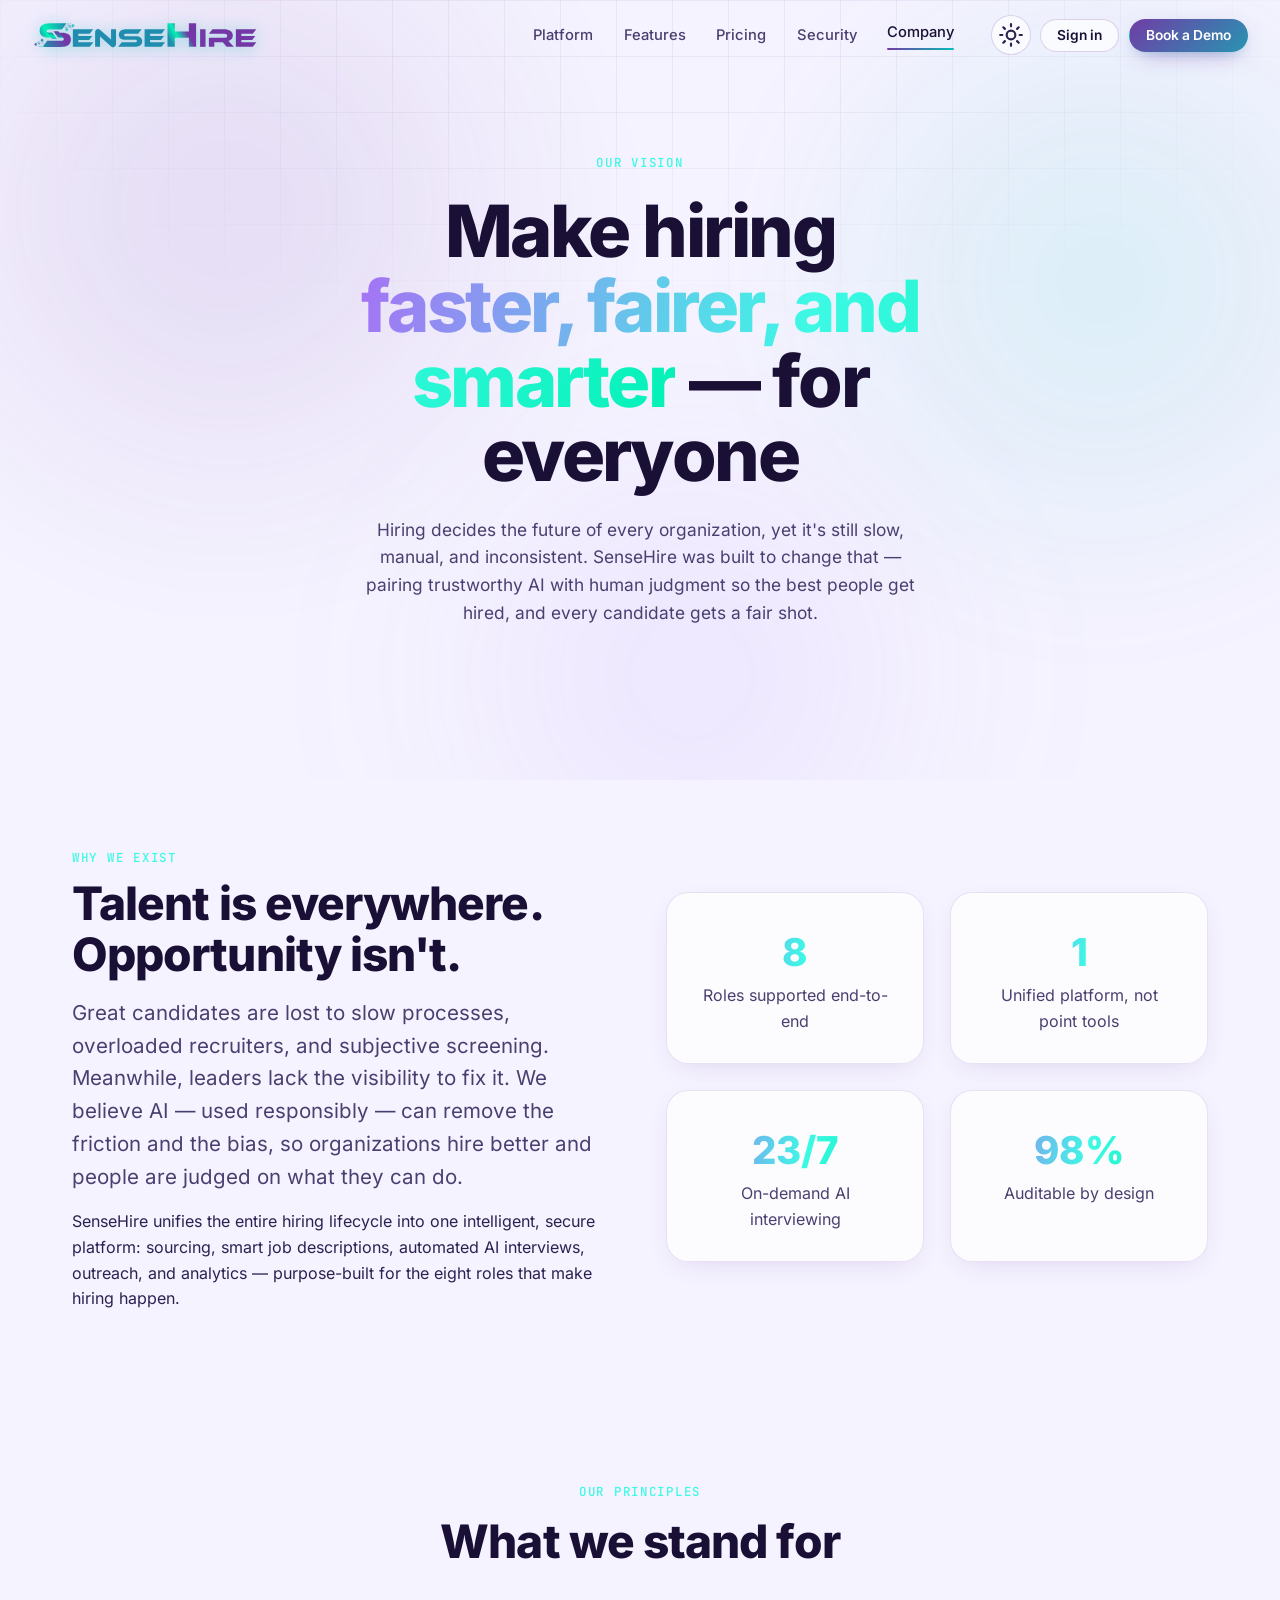
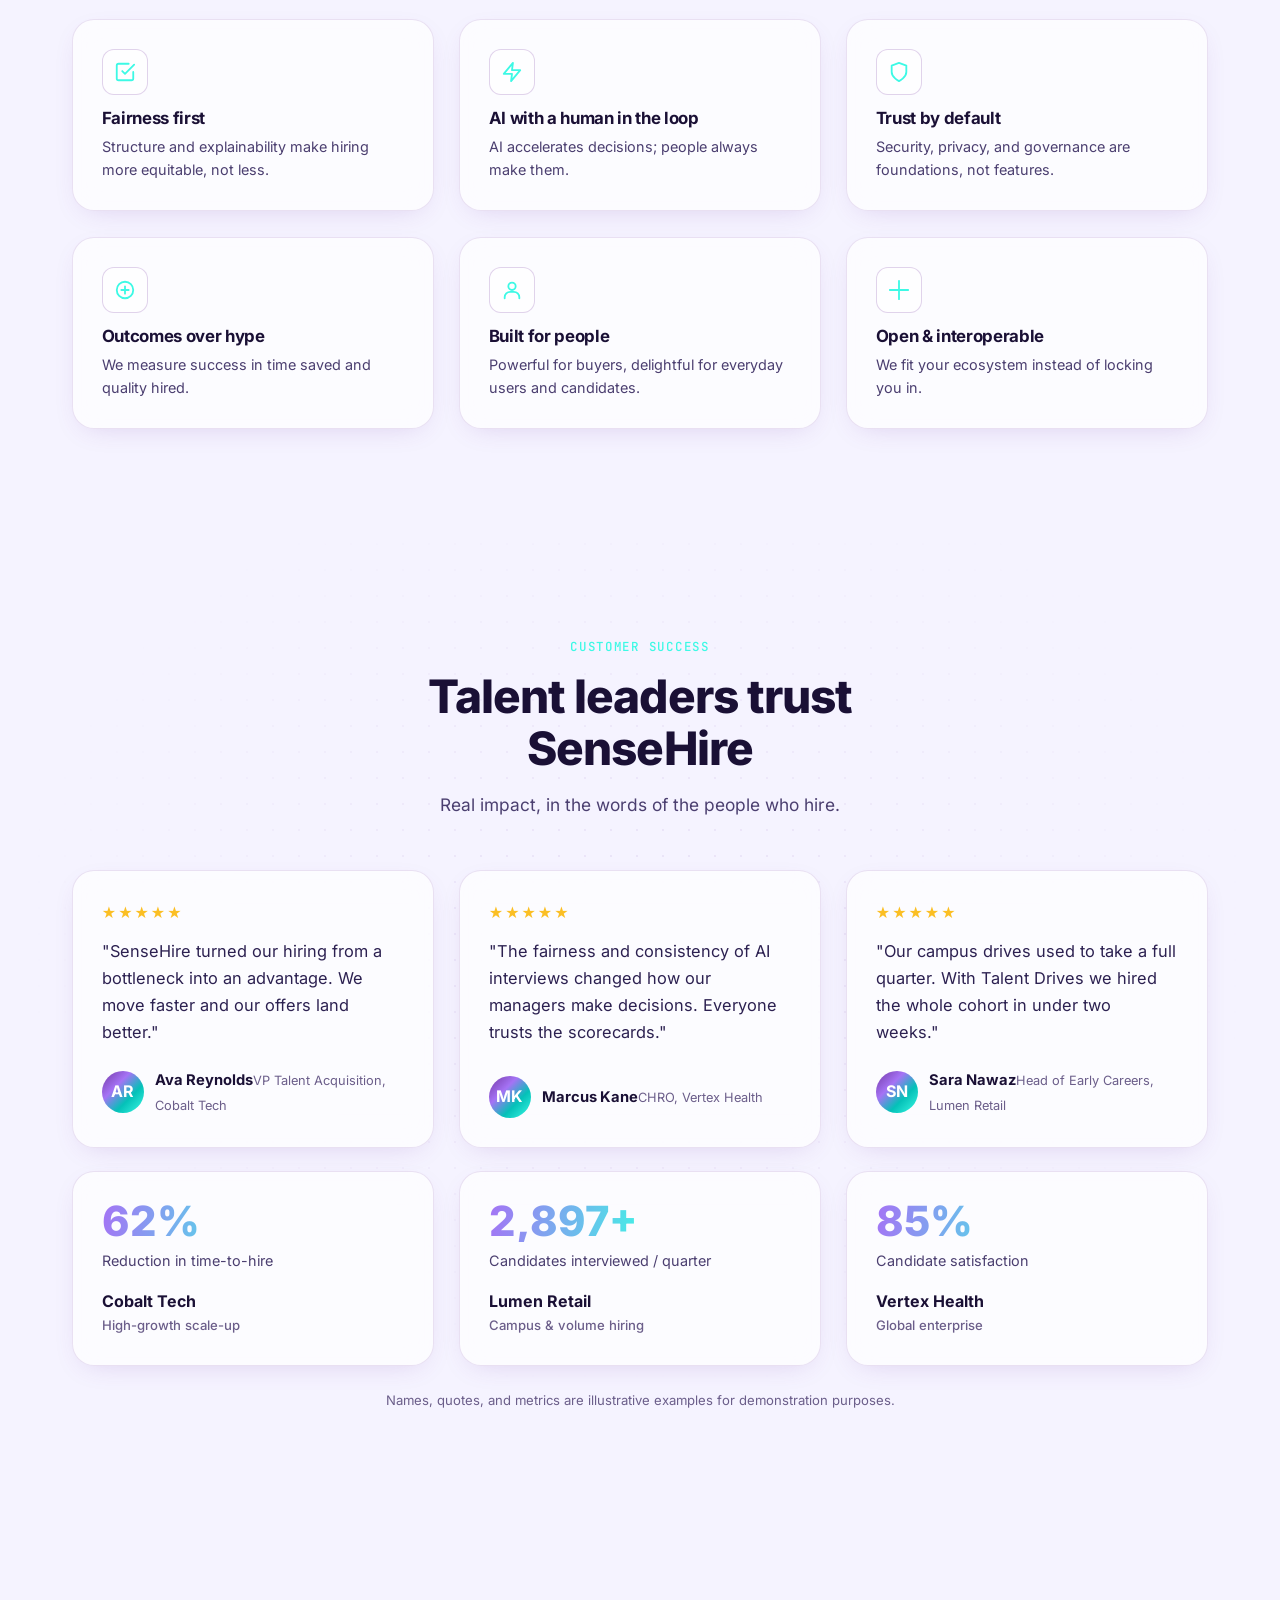
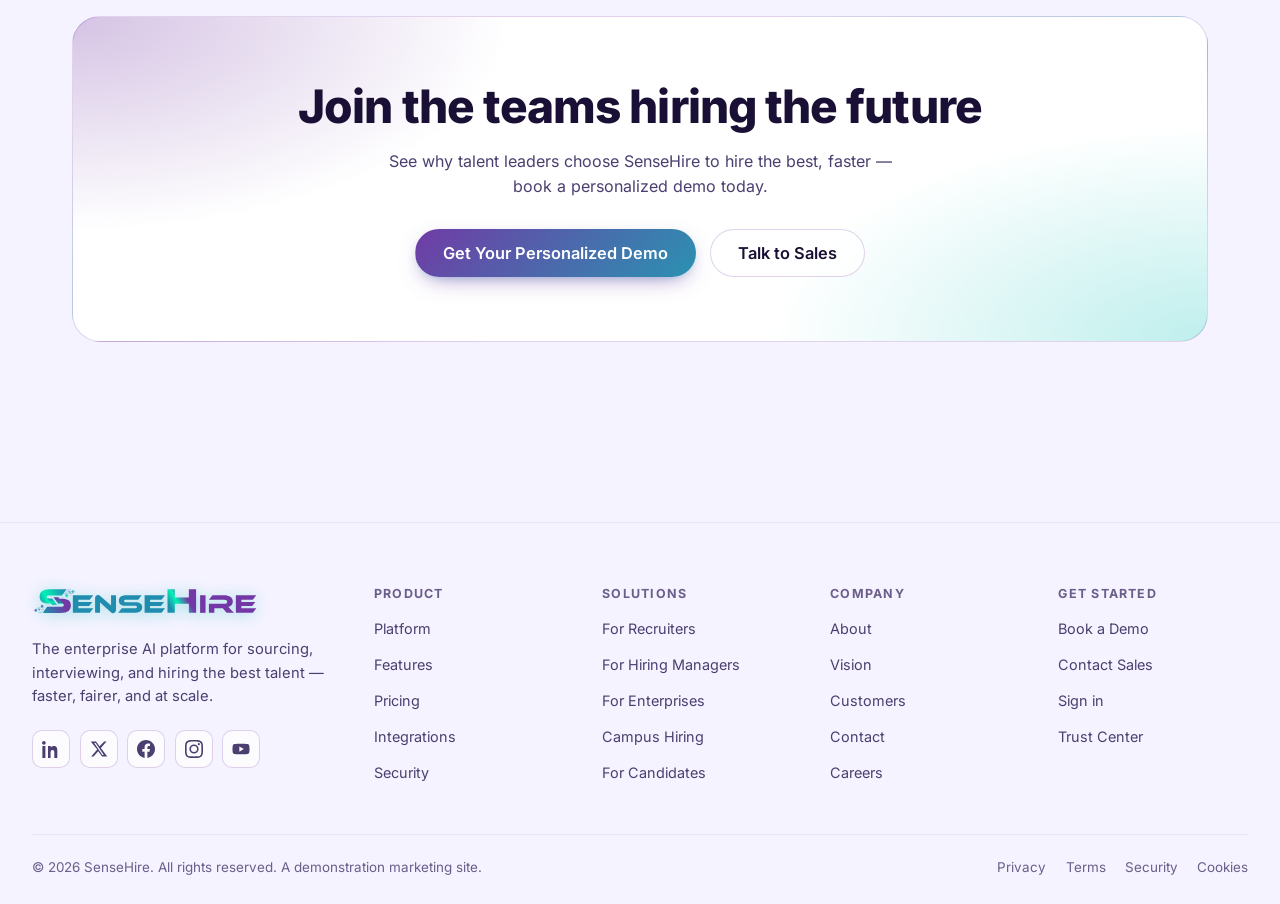
<file: docs/company.html>
<!doctype html>
<html lang="en" class="dark">
<head>
  <meta charset="UTF-8" />
  <meta name="viewport" content="width=device-width, initial-scale=1.0" />
  <title>About &amp; Vision — SenseHire</title>
  <meta name="description" content="SenseHire exists to make hiring faster, fairer, and smarter for everyone. Learn our vision, our principles, and how talent teams succeed with the enterprise AI hiring platform." />
  <link rel="canonical" href="https://sensehire.ai/company.html" />
  <meta name="theme-color" content="#080C18" />
  <meta property="og:type" content="website" />
  <meta property="og:site_name" content="SenseHire" />
  <meta property="og:title" content="About &amp; Vision — SenseHire" />
  <meta property="og:description" content="Our vision: make hiring faster, fairer, and smarter for everyone." />
  <meta property="og:url" content="https://sensehire.ai/company.html" />
  <meta property="og:image" content="https://sensehire.ai/assets/img/og-image.svg" />
  <meta name="twitter:card" content="summary_large_image" />
  <link rel="icon" type="image/svg+xml" href="assets/img/favicon.svg" />
  <link rel="stylesheet" href="assets/css/fonts.css" />
  <script>
    (function () { try { var k='sensehire-site-theme',s=localStorage.getItem(k),m=window.matchMedia&&window.matchMedia('(prefers-color-scheme: light)').matches,t=s||(m?'light':'dark'),r=document.documentElement; r.classList.remove('light','dark'); r.classList.add(t);} catch(e){} })();
  </script>
  <link rel="stylesheet" href="assets/css/tokens.css" />
  <link rel="stylesheet" href="assets/css/base.css" />
  <link rel="stylesheet" href="assets/css/components.css" />
</head>
<body>
  <a class="skip-link" href="#main">Skip to content</a>

  <header class="site-header" data-header>
    <nav class="nav" aria-label="Primary">
      <a class="brand" href="index.html" aria-label="SenseHire home"><img class="lockup" src="assets/img/sensehire-wordmark.svg" alt="SenseHire" width="228" height="28" /><img class="lockup-mark" src="assets/img/logo-mark.svg" alt="SenseHire" width="38" height="27" /></a>
      <div class="nav-links">
        <a href="platform.html" data-nav-link>Platform</a>
        <a href="features.html" data-nav-link>Features</a>
        <a href="pricing.html" data-nav-link>Pricing</a>
        <a href="security.html" data-nav-link>Security</a>
        <a href="company.html" data-nav-link>Company</a>
      </div>
      <div class="nav-actions">
        <button class="theme-toggle" data-theme-toggle aria-label="Switch theme" aria-pressed="false" type="button">
          <svg class="icon-moon" viewBox="0 0 24 24" fill="none" stroke="currentColor" stroke-width="2" stroke-linecap="round" stroke-linejoin="round" aria-hidden="true"><path d="M21 12.79A9 9 0 1 1 11.21 3 7 7 0 0 0 21 12.79z"/></svg>
          <svg class="icon-sun" viewBox="0 0 24 24" fill="none" stroke="currentColor" stroke-width="2" stroke-linecap="round" stroke-linejoin="round" aria-hidden="true"><circle cx="12" cy="12" r="4"/><path d="M12 2v2M12 20v2M4.93 4.93l1.41 1.41M17.66 17.66l1.41 1.41M2 12h2M20 12h2M6.34 17.66l-1.41 1.41M19.07 4.93l-1.41 1.41"/></svg>
        </button>
        <a class="btn btn-ghost btn-sm btn-demo-desktop" href="https://app.sensehire.ai/login">Sign in</a>
        <a class="btn btn-primary btn-sm" href="contact.html">Book a Demo</a>
        <button class="menu-btn" data-menu-btn aria-label="Open menu" aria-expanded="false" aria-controls="mobileMenu" type="button"><svg viewBox="0 0 24 24" fill="none" stroke="currentColor" stroke-width="2" stroke-linecap="round" aria-hidden="true"><path d="M3 6h18M3 12h18M3 18h18"/></svg></button>
      </div>
    </nav>
  </header>
  <div class="mobile-menu" id="mobileMenu" data-mobile-menu role="dialog" aria-modal="true" aria-label="Site menu">
    <a href="platform.html">Platform <span aria-hidden="true">→</span></a>
    <a href="features.html">Features <span aria-hidden="true">→</span></a>
    <a href="pricing.html">Pricing <span aria-hidden="true">→</span></a>
    <a href="security.html">Security <span aria-hidden="true">→</span></a>
    <a href="company.html">Company <span aria-hidden="true">→</span></a>
    <a href="contact.html">Contact <span aria-hidden="true">→</span></a>
    <div class="btn-row"><a class="btn btn-ghost" href="https://app.sensehire.ai/login">Sign in</a><a class="btn btn-primary" href="contact.html">Book a Demo</a></div>
  </div>

  <main id="main">

    <!-- Hero -->
    <section class="hero section" id="vision">
      <div class="bg-aurora" aria-hidden="true"><span class="orb"></span></div>
      <div class="bg-grid" aria-hidden="true"></div>
      <div class="container">
        <div class="section-head" data-reveal>
          <span class="eyebrow">Our vision</span>
          <h1 class="display mt-1">Make hiring <span class="text-gradient">faster, fairer, and smarter</span> — for everyone</h1>
          <p class="lead">Hiring decides the future of every organization, yet it's still slow, manual, and inconsistent. SenseHire was built to change that — pairing trustworthy AI with human judgment so the best people get hired, and every candidate gets a fair shot.</p>
        </div>
      </div>
    </section>

    <!-- Narrative -->
    <section class="section-tight">
      <div class="container">
        <div class="split">
          <div class="split-copy" data-reveal>
            <span class="eyebrow">Why we exist</span>
            <h2 class="mt-1">Talent is everywhere. Opportunity isn't.</h2>
            <p class="lead mt-2">Great candidates are lost to slow processes, overloaded recruiters, and subjective screening. Meanwhile, leaders lack the visibility to fix it. We believe AI — used responsibly — can remove the friction and the bias, so organizations hire better and people are judged on what they can do.</p>
            <p class="mt-2">SenseHire unifies the entire hiring lifecycle into one intelligent, secure platform: sourcing, smart job descriptions, automated AI interviews, outreach, and analytics — purpose-built for the eight roles that make hiring happen.</p>
          </div>
          <div class="split-media" data-reveal data-reveal-delay="1">
            <div class="grid grid-2">
              <div class="card center"><div class="num" style="font-size:2.4rem;font-weight:800;background:var(--gradient-text);-webkit-background-clip:text;background-clip:text;color:transparent;-webkit-text-fill-color:transparent"><span data-count="8">0</span></div><div class="muted">Roles supported end-to-end</div></div>
              <div class="card center"><div class="num" style="font-size:2.4rem;font-weight:800;background:var(--gradient-text);-webkit-background-clip:text;background-clip:text;color:transparent;-webkit-text-fill-color:transparent"><span data-count="1" data-suffix="">0</span></div><div class="muted">Unified platform, not point tools</div></div>
              <div class="card center"><div class="num" style="font-size:2.4rem;font-weight:800;background:var(--gradient-text);-webkit-background-clip:text;background-clip:text;color:transparent;-webkit-text-fill-color:transparent"><span data-count="24" data-suffix="/7">0</span></div><div class="muted">On-demand AI interviewing</div></div>
              <div class="card center"><div class="num" style="font-size:2.4rem;font-weight:800;background:var(--gradient-text);-webkit-background-clip:text;background-clip:text;color:transparent;-webkit-text-fill-color:transparent"><span data-count="100" data-suffix="%">0</span></div><div class="muted">Auditable by design</div></div>
            </div>
          </div>
        </div>
      </div>
    </section>

    <!-- Principles -->
    <section class="section">
      <div class="container">
        <div class="section-head" data-reveal>
          <span class="eyebrow">Our principles</span>
          <h2>What we stand for</h2>
        </div>
        <div class="grid grid-3">
          <div class="card card-hover module" data-reveal><div class="m-ic"><svg viewBox="0 0 24 24" fill="none" stroke="currentColor" stroke-width="2" stroke-linecap="round" stroke-linejoin="round"><path d="M9 11l3 3L22 4"/><path d="M21 12v7a2 2 0 0 1-2 2H5a2 2 0 0 1-2-2V5a2 2 0 0 1 2-2h11"/></svg></div><h4>Fairness first</h4><p>Structure and explainability make hiring more equitable, not less.</p></div>
          <div class="card card-hover module" data-reveal data-reveal-delay="1"><div class="m-ic"><svg viewBox="0 0 24 24" fill="none" stroke="currentColor" stroke-width="2" stroke-linecap="round" stroke-linejoin="round"><path d="M13 2L3 14h9l-1 8 10-12h-9z"/></svg></div><h4>AI with a human in the loop</h4><p>AI accelerates decisions; people always make them.</p></div>
          <div class="card card-hover module" data-reveal data-reveal-delay="2"><div class="m-ic"><svg viewBox="0 0 24 24" fill="none" stroke="currentColor" stroke-width="2" stroke-linecap="round" stroke-linejoin="round"><path d="M12 22s8-4 8-10V5l-8-3-8 3v7c0 6 8 10 8 10z"/></svg></div><h4>Trust by default</h4><p>Security, privacy, and governance are foundations, not features.</p></div>
          <div class="card card-hover module" data-reveal><div class="m-ic"><svg viewBox="0 0 24 24" fill="none" stroke="currentColor" stroke-width="2" stroke-linecap="round" stroke-linejoin="round"><circle cx="12" cy="12" r="9"/><path d="M12 8v8M8 12h8"/></svg></div><h4>Outcomes over hype</h4><p>We measure success in time saved and quality hired.</p></div>
          <div class="card card-hover module" data-reveal data-reveal-delay="1"><div class="m-ic"><svg viewBox="0 0 24 24" fill="none" stroke="currentColor" stroke-width="2" stroke-linecap="round" stroke-linejoin="round"><circle cx="12" cy="8" r="4"/><path d="M4 21v-1a6 6 0 0 1 6-6h4a6 6 0 0 1 6 6v1"/></svg></div><h4>Built for people</h4><p>Powerful for buyers, delightful for everyday users and candidates.</p></div>
          <div class="card card-hover module" data-reveal data-reveal-delay="2"><div class="m-ic"><svg viewBox="0 0 24 24" fill="none" stroke="currentColor" stroke-width="2" stroke-linecap="round" stroke-linejoin="round"><path d="M12 2v20M2 12h20"/></svg></div><h4>Open &amp; interoperable</h4><p>We fit your ecosystem instead of locking you in.</p></div>
        </div>
      </div>
    </section>

    <!-- Customers / testimonials -->
    <section class="section" id="customers">
      <div class="bg-dots" aria-hidden="true"></div>
      <div class="container">
        <div class="section-head" data-reveal>
          <span class="eyebrow">Customer success</span>
          <h2>Talent leaders trust SenseHire</h2>
          <p>Real impact, in the words of the people who hire.</p>
        </div>
        <div class="grid grid-3">
          <figure class="card card-hover quote" data-reveal>
            <div class="stars" aria-label="5 out of 5 stars">★★★★★</div>
            <blockquote>"SenseHire turned our hiring from a bottleneck into an advantage. We move faster and our offers land better."</blockquote>
            <figcaption class="by"><span class="av">AR</span><span><span class="nm">Ava Reynolds</span><span class="rl">VP Talent Acquisition, Cobalt Tech</span></span></figcaption>
          </figure>
          <figure class="card card-hover quote" data-reveal data-reveal-delay="1">
            <div class="stars" aria-label="5 out of 5 stars">★★★★★</div>
            <blockquote>"The fairness and consistency of AI interviews changed how our managers make decisions. Everyone trusts the scorecards."</blockquote>
            <figcaption class="by"><span class="av">MK</span><span><span class="nm">Marcus Kane</span><span class="rl">CHRO, Vertex Health</span></span></figcaption>
          </figure>
          <figure class="card card-hover quote" data-reveal data-reveal-delay="2">
            <div class="stars" aria-label="5 out of 5 stars">★★★★★</div>
            <blockquote>"Our campus drives used to take a full quarter. With Talent Drives we hired the whole cohort in under two weeks."</blockquote>
            <figcaption class="by"><span class="av">SN</span><span><span class="nm">Sara Nawaz</span><span class="rl">Head of Early Careers, Lumen Retail</span></span></figcaption>
          </figure>
        </div>
        <div class="grid grid-3 mt-3">
          <div class="card case-card" data-reveal><div class="c-metric"><span data-count="68" data-suffix="%">0</span></div><div class="c-label">Reduction in time-to-hire</div><div class="c-co">Cobalt Tech<span>High-growth scale-up</span></div></div>
          <div class="card case-card" data-reveal data-reveal-delay="1"><div class="c-metric"><span data-count="3200">0</span>+</div><div class="c-label">Candidates interviewed / quarter</div><div class="c-co">Lumen Retail<span>Campus &amp; volume hiring</span></div></div>
          <div class="card case-card" data-reveal data-reveal-delay="2"><div class="c-metric"><span data-count="94" data-suffix="%">0</span></div><div class="c-label">Candidate satisfaction</div><div class="c-co">Vertex Health<span>Global enterprise</span></div></div>
        </div>
        <p class="form-note center mt-3">Names, quotes, and metrics are illustrative examples for demonstration purposes.</p>
      </div>
    </section>

    <!-- CTA -->
    <section class="section">
      <div class="container">
        <div class="cta-band" data-reveal>
          <h2>Join the teams hiring the future</h2>
          <p>See why talent leaders choose SenseHire to hire the best, faster — book a personalized demo today.</p>
          <div class="btn-row"><a class="btn btn-primary btn-lg" href="contact.html">Get Your Personalized Demo</a><a class="btn btn-ghost btn-lg" href="contact.html#sales">Talk to Sales</a></div>
        </div>
      </div>
    </section>

  </main>

  <footer class="site-footer">
    <div class="container container-wide">
      <div class="footer-grid">
        <div class="footer-brand">
          <a class="brand" href="index.html" aria-label="SenseHire home"><img class="lockup" src="assets/img/sensehire-wordmark.svg" alt="SenseHire" width="228" height="28" /><img class="lockup-mark" src="assets/img/logo-mark.svg" alt="SenseHire" width="38" height="27" /></a>
          <p>The enterprise AI platform for sourcing, interviewing, and hiring the best talent — faster, fairer, and at scale.</p>
          <div class="social">
            <a href="https://www.linkedin.com/company/sensehire" target="_blank" rel="noopener noreferrer" aria-label="SenseHire on LinkedIn"><svg viewBox="0 0 24 24" fill="currentColor" aria-hidden="true"><path d="M4.98 3.5A2.5 2.5 0 1 1 0 3.5a2.5 2.5 0 0 1 4.98 0zM.5 8h4V24h-4zM8 8h3.8v2.2h.05c.53-1 1.83-2.2 3.77-2.2 4.03 0 4.78 2.65 4.78 6.1V24h-4v-6.9c0-1.65-.03-3.77-2.3-3.77-2.3 0-2.65 1.8-2.65 3.65V24H8z"/></svg></a>
            <a href="https://x.com/sensehire" target="_blank" rel="noopener noreferrer" aria-label="SenseHire on X"><svg viewBox="0 0 24 24" fill="currentColor" aria-hidden="true"><path d="M18.9 2H22l-7.5 8.6L23 22h-6.8l-5.3-7-6.1 7H1.6l8-9.2L1 2h7l4.8 6.4L18.9 2zm-2.4 18h1.9L7.6 4H5.6z"/></svg></a>
            <a href="https://www.facebook.com/sensehire/" target="_blank" rel="noopener noreferrer" aria-label="SenseHire on Facebook"><svg viewBox="0 0 24 24" fill="currentColor" aria-hidden="true"><path d="M24 12.073c0-6.627-5.373-12-12-12s-12 5.373-12 12c0 5.99 4.388 10.954 10.125 11.854v-8.385H7.078v-3.47h3.047V9.43c0-3.007 1.792-4.669 4.533-4.669 1.312 0 2.686.235 2.686.235v2.953H15.83c-1.491 0-1.956.925-1.956 1.874v2.25h3.328l-.532 3.47h-2.796v8.385C19.612 23.027 24 18.062 24 12.073z"/></svg></a>
            <a href="https://www.instagram.com/sensehire" target="_blank" rel="noopener noreferrer" aria-label="SenseHire on Instagram"><svg viewBox="0 0 24 24" fill="currentColor" aria-hidden="true"><path d="M12 2.163c3.204 0 3.584.012 4.85.07 3.252.148 4.771 1.691 4.919 4.919.058 1.265.069 1.645.069 4.849 0 3.205-.012 3.584-.069 4.849-.149 3.225-1.664 4.771-4.919 4.919-1.266.058-1.644.07-4.85.07-3.204 0-3.584-.012-4.849-.07-3.26-.149-4.771-1.699-4.919-4.92-.058-1.265-.07-1.644-.07-4.849 0-3.204.013-3.583.07-4.849.149-3.227 1.664-4.771 4.919-4.919 1.266-.057 1.645-.069 4.849-.069zM12 0C8.741 0 8.333.014 7.053.072 2.695.272.273 2.69.073 7.052.014 8.333 0 8.741 0 12c0 3.259.014 3.668.072 4.948.2 4.358 2.618 6.78 6.98 6.98C8.333 23.986 8.741 24 12 24c3.259 0 3.668-.014 4.948-.072 4.354-.2 6.782-2.618 6.979-6.98.059-1.28.073-1.689.073-4.948 0-3.259-.014-3.667-.072-4.947-.196-4.354-2.617-6.78-6.979-6.98C15.668.014 15.259 0 12 0zm0 5.838a6.162 6.162 0 100 12.324 6.162 6.162 0 000-12.324zM12 16a4 4 0 110-8 4 4 0 010 8zm6.406-11.845a1.44 1.44 0 100 2.881 1.44 1.44 0 000-2.881z"/></svg></a>
            <a href="https://www.youtube.com/@sensehire" target="_blank" rel="noopener noreferrer" aria-label="SenseHire on YouTube"><svg viewBox="0 0 24 24" fill="currentColor" aria-hidden="true"><path d="M23 7.5a3 3 0 0 0-2.1-2.1C19 5 12 5 12 5s-7 0-8.9.4A3 3 0 0 0 1 7.5 31 31 0 0 0 .6 12 31 31 0 0 0 1 16.5a3 3 0 0 0 2.1 2.1C5 19 12 19 12 19s7 0 8.9-.4a3 3 0 0 0 2.1-2.1 31 31 0 0 0 .4-4.5 31 31 0 0 0-.4-4.5zM9.8 15.5v-7l6 3.5z"/></svg></a>
          </div>
        </div>
        <div class="footer-col"><h5>Product</h5><ul><li><a href="platform.html">Platform</a></li><li><a href="features.html">Features</a></li><li><a href="pricing.html">Pricing</a></li><li><a href="security.html#integrations">Integrations</a></li><li><a href="security.html">Security</a></li></ul></div>
        <div class="footer-col"><h5>Solutions</h5><ul><li><a href="features.html#use-cases">For Recruiters</a></li><li><a href="features.html#use-cases">For Hiring Managers</a></li><li><a href="features.html#use-cases">For Enterprises</a></li><li><a href="features.html#use-cases">Campus Hiring</a></li><li><a href="features.html#use-cases">For Candidates</a></li></ul></div>
        <div class="footer-col"><h5>Company</h5><ul><li><a href="company.html">About</a></li><li><a href="company.html#vision">Vision</a></li><li><a href="company.html#customers">Customers</a></li><li><a href="contact.html">Contact</a></li><li><a href="contact.html">Careers</a></li></ul></div>
        <div class="footer-col"><h5>Get started</h5><ul><li><a href="contact.html">Book a Demo</a></li><li><a href="contact.html#sales">Contact Sales</a></li><li><a href="https://app.sensehire.ai/login">Sign in</a></li><li><a href="security.html">Trust Center</a></li></ul></div>
      </div>
      <div class="footer-bottom">
        <p>© <span id="year">2026</span> SenseHire. All rights reserved. A demonstration marketing site.</p>
        <div class="legal"><a href="#">Privacy</a><a href="#">Terms</a><a href="security.html">Security</a><a href="#">Cookies</a></div>
      </div>
    </div>
  </footer>

  <!-- Mobile sticky CTA -->
  <div class="sticky-cta" data-sticky-cta>
    <a class="btn btn-primary" href="contact.html">Book a Demo</a>
    <a class="btn btn-ghost" href="pricing.html">Pricing</a>
  </div>

  <script src="assets/js/theme.js"></script>
  <script src="assets/js/nav.js"></script>
  <script src="assets/js/reveal.js"></script>
  <script src="assets/js/ui.js"></script>
  <script>document.getElementById('year').textContent = new Date().getFullYear();</script>
</body>
</html>
</file>
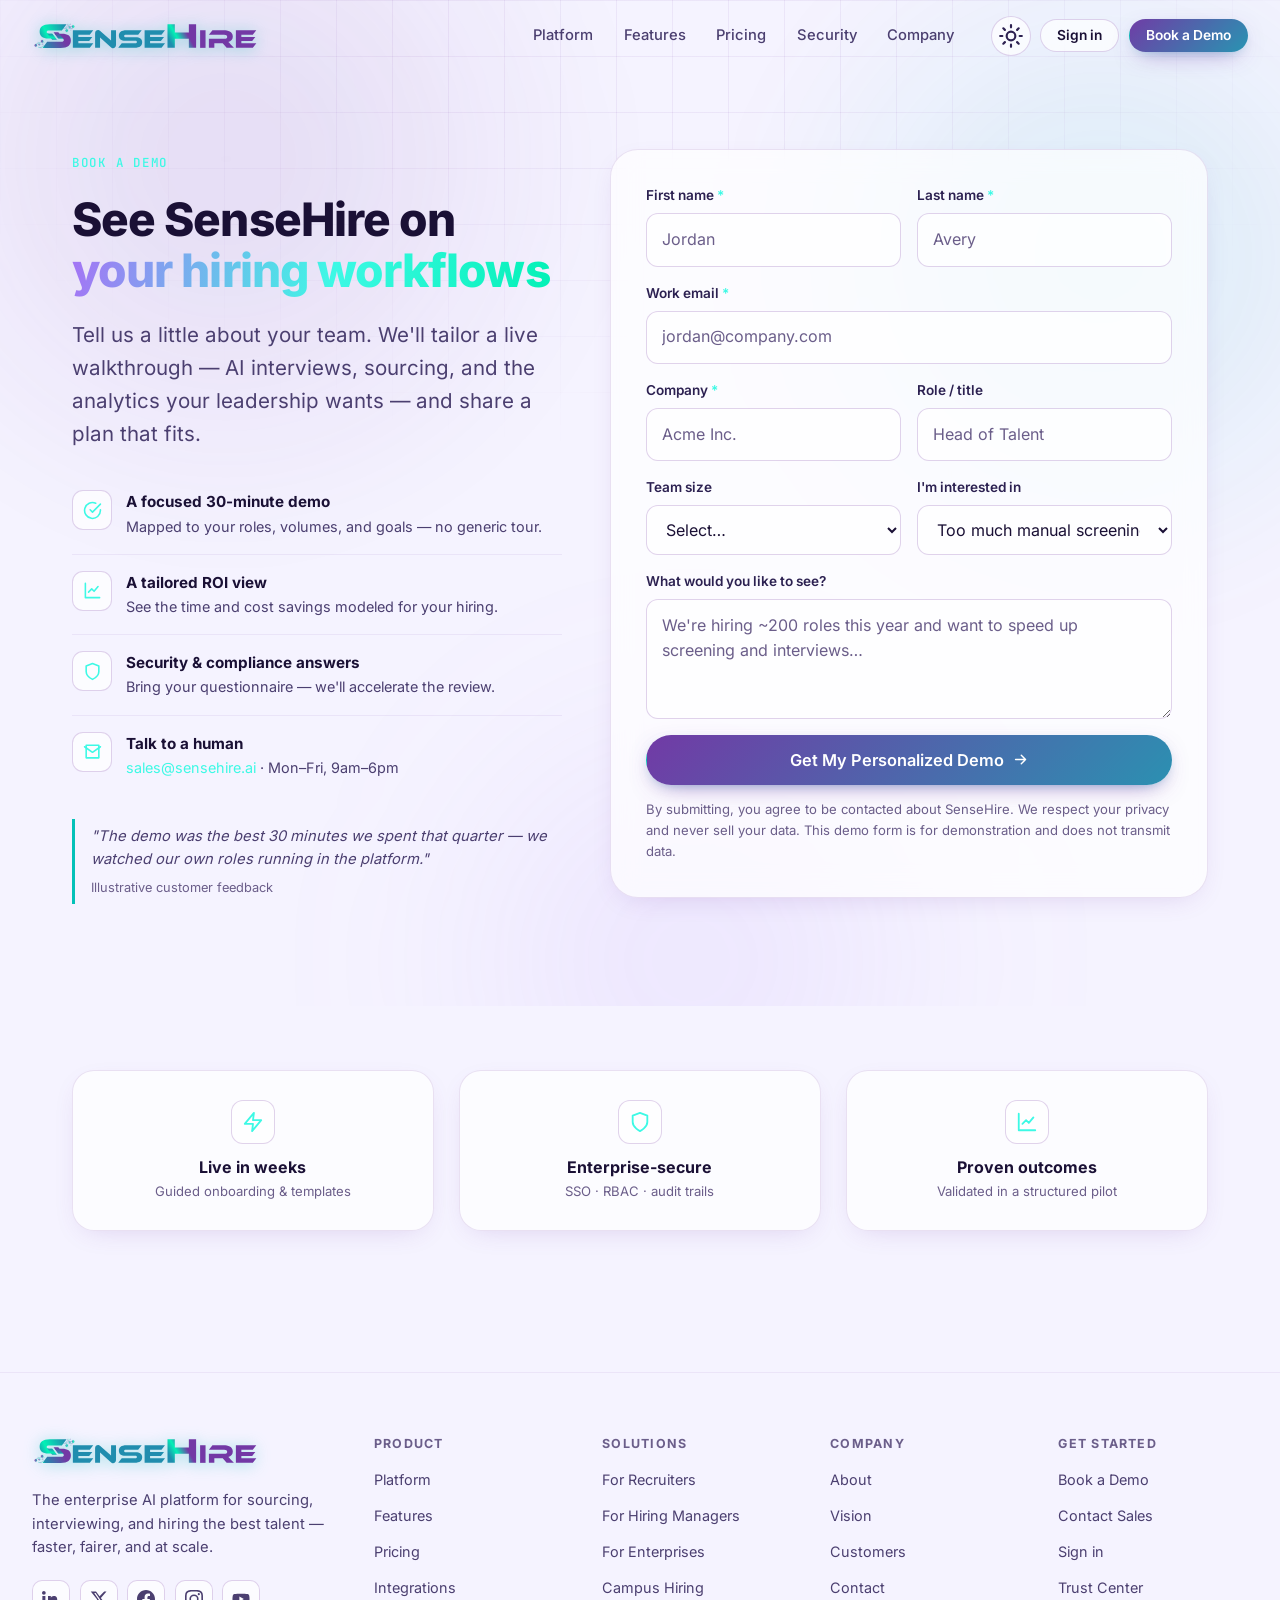
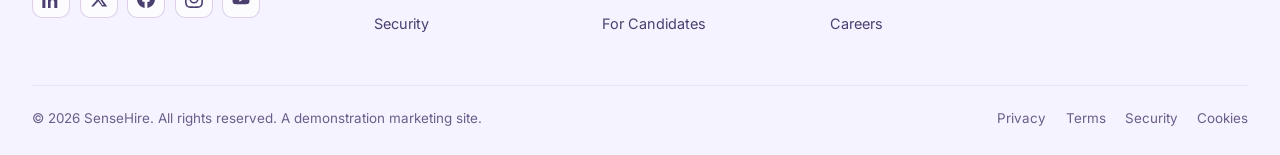
<file: docs/contact.html>
<!doctype html>
<html lang="en" class="dark">
<head>
  <meta charset="UTF-8" />
  <meta name="viewport" content="width=device-width, initial-scale=1.0" />
  <title>Book a Demo &amp; Contact Sales — SenseHire</title>
  <meta name="description" content="Book a personalized SenseHire demo or talk to sales. See AI interviews, sourcing, and analytics on your hiring workflows — and get a tailored plan for your team." />
  <link rel="canonical" href="https://sensehire.ai/contact.html" />
  <meta name="theme-color" content="#080C18" />
  <meta property="og:type" content="website" />
  <meta property="og:site_name" content="SenseHire" />
  <meta property="og:title" content="Book a Demo &amp; Contact Sales — SenseHire" />
  <meta property="og:description" content="Book a personalized demo or talk to sales about SenseHire." />
  <meta property="og:url" content="https://sensehire.ai/contact.html" />
  <meta property="og:image" content="https://sensehire.ai/assets/img/og-image.svg" />
  <meta name="twitter:card" content="summary_large_image" />
  <link rel="icon" type="image/svg+xml" href="assets/img/favicon.svg" />
  <link rel="stylesheet" href="assets/css/fonts.css" />
  <script>
    (function () { try { var k='sensehire-site-theme',s=localStorage.getItem(k),m=window.matchMedia&&window.matchMedia('(prefers-color-scheme: light)').matches,t=s||(m?'light':'dark'),r=document.documentElement; r.classList.remove('light','dark'); r.classList.add(t);} catch(e){} })();
  </script>
  <link rel="stylesheet" href="assets/css/tokens.css" />
  <link rel="stylesheet" href="assets/css/base.css" />
  <link rel="stylesheet" href="assets/css/components.css" />
</head>
<body>
  <a class="skip-link" href="#main">Skip to content</a>

  <header class="site-header" data-header>
    <nav class="nav" aria-label="Primary">
      <a class="brand" href="index.html" aria-label="SenseHire home"><img class="lockup" src="assets/img/sensehire-wordmark.svg" alt="SenseHire" width="228" height="28" /><img class="lockup-mark" src="assets/img/logo-mark.svg" alt="SenseHire" width="38" height="27" /></a>
      <div class="nav-links">
        <a href="platform.html" data-nav-link>Platform</a>
        <a href="features.html" data-nav-link>Features</a>
        <a href="pricing.html" data-nav-link>Pricing</a>
        <a href="security.html" data-nav-link>Security</a>
        <a href="company.html" data-nav-link>Company</a>
      </div>
      <div class="nav-actions">
        <button class="theme-toggle" data-theme-toggle aria-label="Switch theme" aria-pressed="false" type="button">
          <svg class="icon-moon" viewBox="0 0 24 24" fill="none" stroke="currentColor" stroke-width="2" stroke-linecap="round" stroke-linejoin="round" aria-hidden="true"><path d="M21 12.79A9 9 0 1 1 11.21 3 7 7 0 0 0 21 12.79z"/></svg>
          <svg class="icon-sun" viewBox="0 0 24 24" fill="none" stroke="currentColor" stroke-width="2" stroke-linecap="round" stroke-linejoin="round" aria-hidden="true"><circle cx="12" cy="12" r="4"/><path d="M12 2v2M12 20v2M4.93 4.93l1.41 1.41M17.66 17.66l1.41 1.41M2 12h2M20 12h2M6.34 17.66l-1.41 1.41M19.07 4.93l-1.41 1.41"/></svg>
        </button>
        <a class="btn btn-ghost btn-sm btn-demo-desktop" href="https://app.sensehire.ai/login">Sign in</a>
        <a class="btn btn-primary btn-sm" href="contact.html">Book a Demo</a>
        <button class="menu-btn" data-menu-btn aria-label="Open menu" aria-expanded="false" aria-controls="mobileMenu" type="button"><svg viewBox="0 0 24 24" fill="none" stroke="currentColor" stroke-width="2" stroke-linecap="round" aria-hidden="true"><path d="M3 6h18M3 12h18M3 18h18"/></svg></button>
      </div>
    </nav>
  </header>
  <div class="mobile-menu" id="mobileMenu" data-mobile-menu role="dialog" aria-modal="true" aria-label="Site menu">
    <a href="platform.html">Platform <span aria-hidden="true">→</span></a>
    <a href="features.html">Features <span aria-hidden="true">→</span></a>
    <a href="pricing.html">Pricing <span aria-hidden="true">→</span></a>
    <a href="security.html">Security <span aria-hidden="true">→</span></a>
    <a href="company.html">Company <span aria-hidden="true">→</span></a>
    <a href="contact.html">Contact <span aria-hidden="true">→</span></a>
    <div class="btn-row"><a class="btn btn-ghost" href="https://app.sensehire.ai/login">Sign in</a><a class="btn btn-primary" href="contact.html">Book a Demo</a></div>
  </div>

  <main id="main">

    <section class="hero section" id="sales">
      <div class="bg-aurora" aria-hidden="true"><span class="orb"></span></div>
      <div class="bg-grid" aria-hidden="true"></div>
      <div class="container">
        <div class="contact-grid">
          <!-- Left: info -->
          <div class="contact-info" data-reveal>
            <span class="eyebrow">Book a demo</span>
            <h1 class="h2 mt-1">See SenseHire on <span class="text-gradient">your hiring workflows</span></h1>
            <p class="lead mt-2">Tell us a little about your team. We'll tailor a live walkthrough — AI interviews, sourcing, and the analytics your leadership wants — and share a plan that fits.</p>

            <div class="mt-3">
              <div class="ci-item">
                <span class="ic"><svg viewBox="0 0 24 24" fill="none" stroke="currentColor" stroke-width="2" stroke-linecap="round" stroke-linejoin="round"><path d="M22 11.08V12a10 10 0 1 1-5.93-9.14"/><path d="M22 4L12 14.01l-3-3"/></svg></span>
                <div><div class="t">A focused 30-minute demo</div><div class="d">Mapped to your roles, volumes, and goals — no generic tour.</div></div>
              </div>
              <div class="ci-item">
                <span class="ic"><svg viewBox="0 0 24 24" fill="none" stroke="currentColor" stroke-width="2" stroke-linecap="round" stroke-linejoin="round"><path d="M3 3v18h18"/><path d="M7 14l4-4 3 3 5-6"/></svg></span>
                <div><div class="t">A tailored ROI view</div><div class="d">See the time and cost savings modeled for your hiring.</div></div>
              </div>
              <div class="ci-item">
                <span class="ic"><svg viewBox="0 0 24 24" fill="none" stroke="currentColor" stroke-width="2" stroke-linecap="round" stroke-linejoin="round"><path d="M12 22s8-4 8-10V5l-8-3-8 3v7c0 6 8 10 8 10z"/></svg></span>
                <div><div class="t">Security &amp; compliance answers</div><div class="d">Bring your questionnaire — we'll accelerate the review.</div></div>
              </div>
              <div class="ci-item" style="border-bottom:none">
                <span class="ic"><svg viewBox="0 0 24 24" fill="none" stroke="currentColor" stroke-width="2" stroke-linecap="round" stroke-linejoin="round"><path d="M4 4h16v16H4z" fill="none"/><path d="M22 6l-10 7L2 6"/></svg></span>
                <div><div class="t">Talk to a human</div><div class="d"><a class="text-accent" href="mailto:sales@sensehire.ai">sales@sensehire.ai</a> · Mon–Fri, 9am–6pm</div></div>
              </div>
            </div>

            <blockquote class="mini-quote mt-3" data-reveal>
              "The demo was the best 30 minutes we spent that quarter — we watched our own roles running in the platform."
              <span class="mq-by">Illustrative customer feedback</span>
            </blockquote>
          </div>

          <!-- Right: form -->
          <div class="card glass-strong" style="border-radius:var(--radius-xl);padding:clamp(1.4rem,3.5vw,2.2rem)" data-reveal data-reveal-delay="1">
            <form data-demo-form novalidate aria-label="Book a demo">
              <p class="visually-hidden" data-form-live aria-live="polite"></p>
              <div class="form-grid">
                <div class="field">
                  <label for="firstName">First name <span class="req" aria-hidden="true">*</span></label>
                  <input id="firstName" name="firstName" type="text" autocomplete="given-name" required placeholder="Jordan" />
                  <span class="err-msg">Please enter your first name.</span>
                </div>
                <div class="field">
                  <label for="lastName">Last name <span class="req" aria-hidden="true">*</span></label>
                  <input id="lastName" name="lastName" type="text" autocomplete="family-name" required placeholder="Avery" />
                  <span class="err-msg">Please enter your last name.</span>
                </div>
                <div class="field full">
                  <label for="email">Work email <span class="req" aria-hidden="true">*</span></label>
                  <input id="email" name="email" type="email" autocomplete="email" required placeholder="jordan@company.com" />
                  <span class="err-msg">Please enter a valid work email.</span>
                </div>
                <div class="field">
                  <label for="company">Company <span class="req" aria-hidden="true">*</span></label>
                  <input id="company" name="company" type="text" autocomplete="organization" required placeholder="Acme Inc." />
                  <span class="err-msg">Please enter your company.</span>
                </div>
                <div class="field">
                  <label for="title">Role / title</label>
                  <input id="title" name="title" type="text" autocomplete="organization-title" placeholder="Head of Talent" />
                </div>
                <div class="field">
                  <label for="teamSize">Team size</label>
                  <select id="teamSize" name="teamSize">
                    <option value="">Select…</option>
                    <option>1–10</option>
                    <option>11–50</option>
                    <option>51–200</option>
                    <option>201–1,000</option>
                    <option>1,000+</option>
                  </select>
                </div>
                <div class="field">
                  <label for="interest">I'm interested in</label>
                  <select id="interest" name="interest">
                    <option>Too much manual screening</option>
                    <option>Hiring is too slow</option>
                    <option>Improve quality &amp; consistency</option>
                    <option>Security &amp; compliance questions</option>
                    <option>Pricing &amp; plans</option>
                    <option>Something else</option>
                  </select>
                </div>
                <div class="field full">
                  <label for="message">What would you like to see?</label>
                  <textarea id="message" name="message" placeholder="We're hiring ~200 roles this year and want to speed up screening and interviews…"></textarea>
                </div>
              </div>
              <div class="mt-2" style="display:flex;flex-direction:column;gap:0.9rem">
                <button class="btn btn-primary btn-lg btn-block" type="submit">Get My Personalized Demo
                  <svg viewBox="0 0 24 24" fill="none" stroke="currentColor" stroke-width="2" stroke-linecap="round" stroke-linejoin="round" aria-hidden="true"><path d="M5 12h14M13 6l6 6-6 6"/></svg>
                </button>
                <p class="form-note">By submitting, you agree to be contacted about SenseHire. We respect your privacy and never sell your data. This demo form is for demonstration and does not transmit data.</p>
              </div>
            </form>

            <!-- Success state -->
            <div class="form-success" data-form-success aria-live="polite">
              <div class="ok-ic"><svg viewBox="0 0 24 24" fill="none" stroke="currentColor" stroke-width="2.5" stroke-linecap="round" stroke-linejoin="round" aria-hidden="true"><path d="M20 6L9 17l-5-5"/></svg></div>
              <h3>Thanks, <span data-success-name>there</span>! 🎉</h3>
              <p class="muted mt-1">Your demo request is in. A SenseHire specialist will reach out within one business day to schedule your personalized walkthrough.</p>
              <div class="btn-row center mt-3">
                <a class="btn btn-primary" href="platform.html">Explore the platform</a>
                <button class="btn btn-ghost" type="button" data-form-reset>Submit another request</button>
              </div>
            </div>
          </div>
        </div>
      </div>
    </section>

    <!-- Quick reassurance strip -->
    <section class="section-tight">
      <div class="container">
        <div class="grid grid-3" data-reveal>
          <div class="card center"><div class="icon-box" style="margin:0 auto 0.7rem"><svg viewBox="0 0 24 24" fill="none" stroke="currentColor" stroke-width="2" stroke-linecap="round" stroke-linejoin="round"><path d="M13 2L3 14h9l-1 8 10-12h-9z"/></svg></div><div style="font-weight:700;color:var(--text-primary)">Live in weeks</div><p class="form-note">Guided onboarding &amp; templates</p></div>
          <div class="card center"><div class="icon-box" style="margin:0 auto 0.7rem"><svg viewBox="0 0 24 24" fill="none" stroke="currentColor" stroke-width="2" stroke-linecap="round" stroke-linejoin="round"><path d="M12 22s8-4 8-10V5l-8-3-8 3v7c0 6 8 10 8 10z"/></svg></div><div style="font-weight:700;color:var(--text-primary)">Enterprise-secure</div><p class="form-note">SSO · RBAC · audit trails</p></div>
          <div class="card center"><div class="icon-box" style="margin:0 auto 0.7rem"><svg viewBox="0 0 24 24" fill="none" stroke="currentColor" stroke-width="2" stroke-linecap="round" stroke-linejoin="round"><path d="M3 3v18h18"/><path d="M7 14l4-4 3 3 5-6"/></svg></div><div style="font-weight:700;color:var(--text-primary)">Proven outcomes</div><p class="form-note">Validated in a structured pilot</p></div>
        </div>
      </div>
    </section>

  </main>

  <footer class="site-footer">
    <div class="container container-wide">
      <div class="footer-grid">
        <div class="footer-brand">
          <a class="brand" href="index.html" aria-label="SenseHire home"><img class="lockup" src="assets/img/sensehire-wordmark.svg" alt="SenseHire" width="228" height="28" /><img class="lockup-mark" src="assets/img/logo-mark.svg" alt="SenseHire" width="38" height="27" /></a>
          <p>The enterprise AI platform for sourcing, interviewing, and hiring the best talent — faster, fairer, and at scale.</p>
          <div class="social">
            <a href="https://www.linkedin.com/company/sensehire" target="_blank" rel="noopener noreferrer" aria-label="SenseHire on LinkedIn"><svg viewBox="0 0 24 24" fill="currentColor" aria-hidden="true"><path d="M4.98 3.5A2.5 2.5 0 1 1 0 3.5a2.5 2.5 0 0 1 4.98 0zM.5 8h4V24h-4zM8 8h3.8v2.2h.05c.53-1 1.83-2.2 3.77-2.2 4.03 0 4.78 2.65 4.78 6.1V24h-4v-6.9c0-1.65-.03-3.77-2.3-3.77-2.3 0-2.65 1.8-2.65 3.65V24H8z"/></svg></a>
            <a href="https://x.com/sensehire" target="_blank" rel="noopener noreferrer" aria-label="SenseHire on X"><svg viewBox="0 0 24 24" fill="currentColor" aria-hidden="true"><path d="M18.9 2H22l-7.5 8.6L23 22h-6.8l-5.3-7-6.1 7H1.6l8-9.2L1 2h7l4.8 6.4L18.9 2zm-2.4 18h1.9L7.6 4H5.6z"/></svg></a>
            <a href="https://www.facebook.com/sensehire/" target="_blank" rel="noopener noreferrer" aria-label="SenseHire on Facebook"><svg viewBox="0 0 24 24" fill="currentColor" aria-hidden="true"><path d="M24 12.073c0-6.627-5.373-12-12-12s-12 5.373-12 12c0 5.99 4.388 10.954 10.125 11.854v-8.385H7.078v-3.47h3.047V9.43c0-3.007 1.792-4.669 4.533-4.669 1.312 0 2.686.235 2.686.235v2.953H15.83c-1.491 0-1.956.925-1.956 1.874v2.25h3.328l-.532 3.47h-2.796v8.385C19.612 23.027 24 18.062 24 12.073z"/></svg></a>
            <a href="https://www.instagram.com/sensehire" target="_blank" rel="noopener noreferrer" aria-label="SenseHire on Instagram"><svg viewBox="0 0 24 24" fill="currentColor" aria-hidden="true"><path d="M12 2.163c3.204 0 3.584.012 4.85.07 3.252.148 4.771 1.691 4.919 4.919.058 1.265.069 1.645.069 4.849 0 3.205-.012 3.584-.069 4.849-.149 3.225-1.664 4.771-4.919 4.919-1.266.058-1.644.07-4.85.07-3.204 0-3.584-.012-4.849-.07-3.26-.149-4.771-1.699-4.919-4.92-.058-1.265-.07-1.644-.07-4.849 0-3.204.013-3.583.07-4.849.149-3.227 1.664-4.771 4.919-4.919 1.266-.057 1.645-.069 4.849-.069zM12 0C8.741 0 8.333.014 7.053.072 2.695.272.273 2.69.073 7.052.014 8.333 0 8.741 0 12c0 3.259.014 3.668.072 4.948.2 4.358 2.618 6.78 6.98 6.98C8.333 23.986 8.741 24 12 24c3.259 0 3.668-.014 4.948-.072 4.354-.2 6.782-2.618 6.979-6.98.059-1.28.073-1.689.073-4.948 0-3.259-.014-3.667-.072-4.947-.196-4.354-2.617-6.78-6.979-6.98C15.668.014 15.259 0 12 0zm0 5.838a6.162 6.162 0 100 12.324 6.162 6.162 0 000-12.324zM12 16a4 4 0 110-8 4 4 0 010 8zm6.406-11.845a1.44 1.44 0 100 2.881 1.44 1.44 0 000-2.881z"/></svg></a>
            <a href="https://www.youtube.com/@sensehire" target="_blank" rel="noopener noreferrer" aria-label="SenseHire on YouTube"><svg viewBox="0 0 24 24" fill="currentColor" aria-hidden="true"><path d="M23 7.5a3 3 0 0 0-2.1-2.1C19 5 12 5 12 5s-7 0-8.9.4A3 3 0 0 0 1 7.5 31 31 0 0 0 .6 12 31 31 0 0 0 1 16.5a3 3 0 0 0 2.1 2.1C5 19 12 19 12 19s7 0 8.9-.4a3 3 0 0 0 2.1-2.1 31 31 0 0 0 .4-4.5 31 31 0 0 0-.4-4.5zM9.8 15.5v-7l6 3.5z"/></svg></a>
          </div>
        </div>
        <div class="footer-col"><h5>Product</h5><ul><li><a href="platform.html">Platform</a></li><li><a href="features.html">Features</a></li><li><a href="pricing.html">Pricing</a></li><li><a href="security.html#integrations">Integrations</a></li><li><a href="security.html">Security</a></li></ul></div>
        <div class="footer-col"><h5>Solutions</h5><ul><li><a href="features.html#use-cases">For Recruiters</a></li><li><a href="features.html#use-cases">For Hiring Managers</a></li><li><a href="features.html#use-cases">For Enterprises</a></li><li><a href="features.html#use-cases">Campus Hiring</a></li><li><a href="features.html#use-cases">For Candidates</a></li></ul></div>
        <div class="footer-col"><h5>Company</h5><ul><li><a href="company.html">About</a></li><li><a href="company.html#vision">Vision</a></li><li><a href="company.html#customers">Customers</a></li><li><a href="contact.html">Contact</a></li><li><a href="contact.html">Careers</a></li></ul></div>
        <div class="footer-col"><h5>Get started</h5><ul><li><a href="contact.html">Book a Demo</a></li><li><a href="contact.html#sales">Contact Sales</a></li><li><a href="https://app.sensehire.ai/login">Sign in</a></li><li><a href="security.html">Trust Center</a></li></ul></div>
      </div>
      <div class="footer-bottom">
        <p>© <span id="year">2026</span> SenseHire. All rights reserved. A demonstration marketing site.</p>
        <div class="legal"><a href="#">Privacy</a><a href="#">Terms</a><a href="security.html">Security</a><a href="#">Cookies</a></div>
      </div>
    </div>
  </footer>

  <script src="assets/js/theme.js"></script>
  <script src="assets/js/nav.js"></script>
  <script src="assets/js/reveal.js"></script>
  <script src="assets/js/ui.js"></script>
  <script src="assets/js/form.js"></script>
  <script>document.getElementById('year').textContent = new Date().getFullYear();</script>
</body>
</html>
</file>
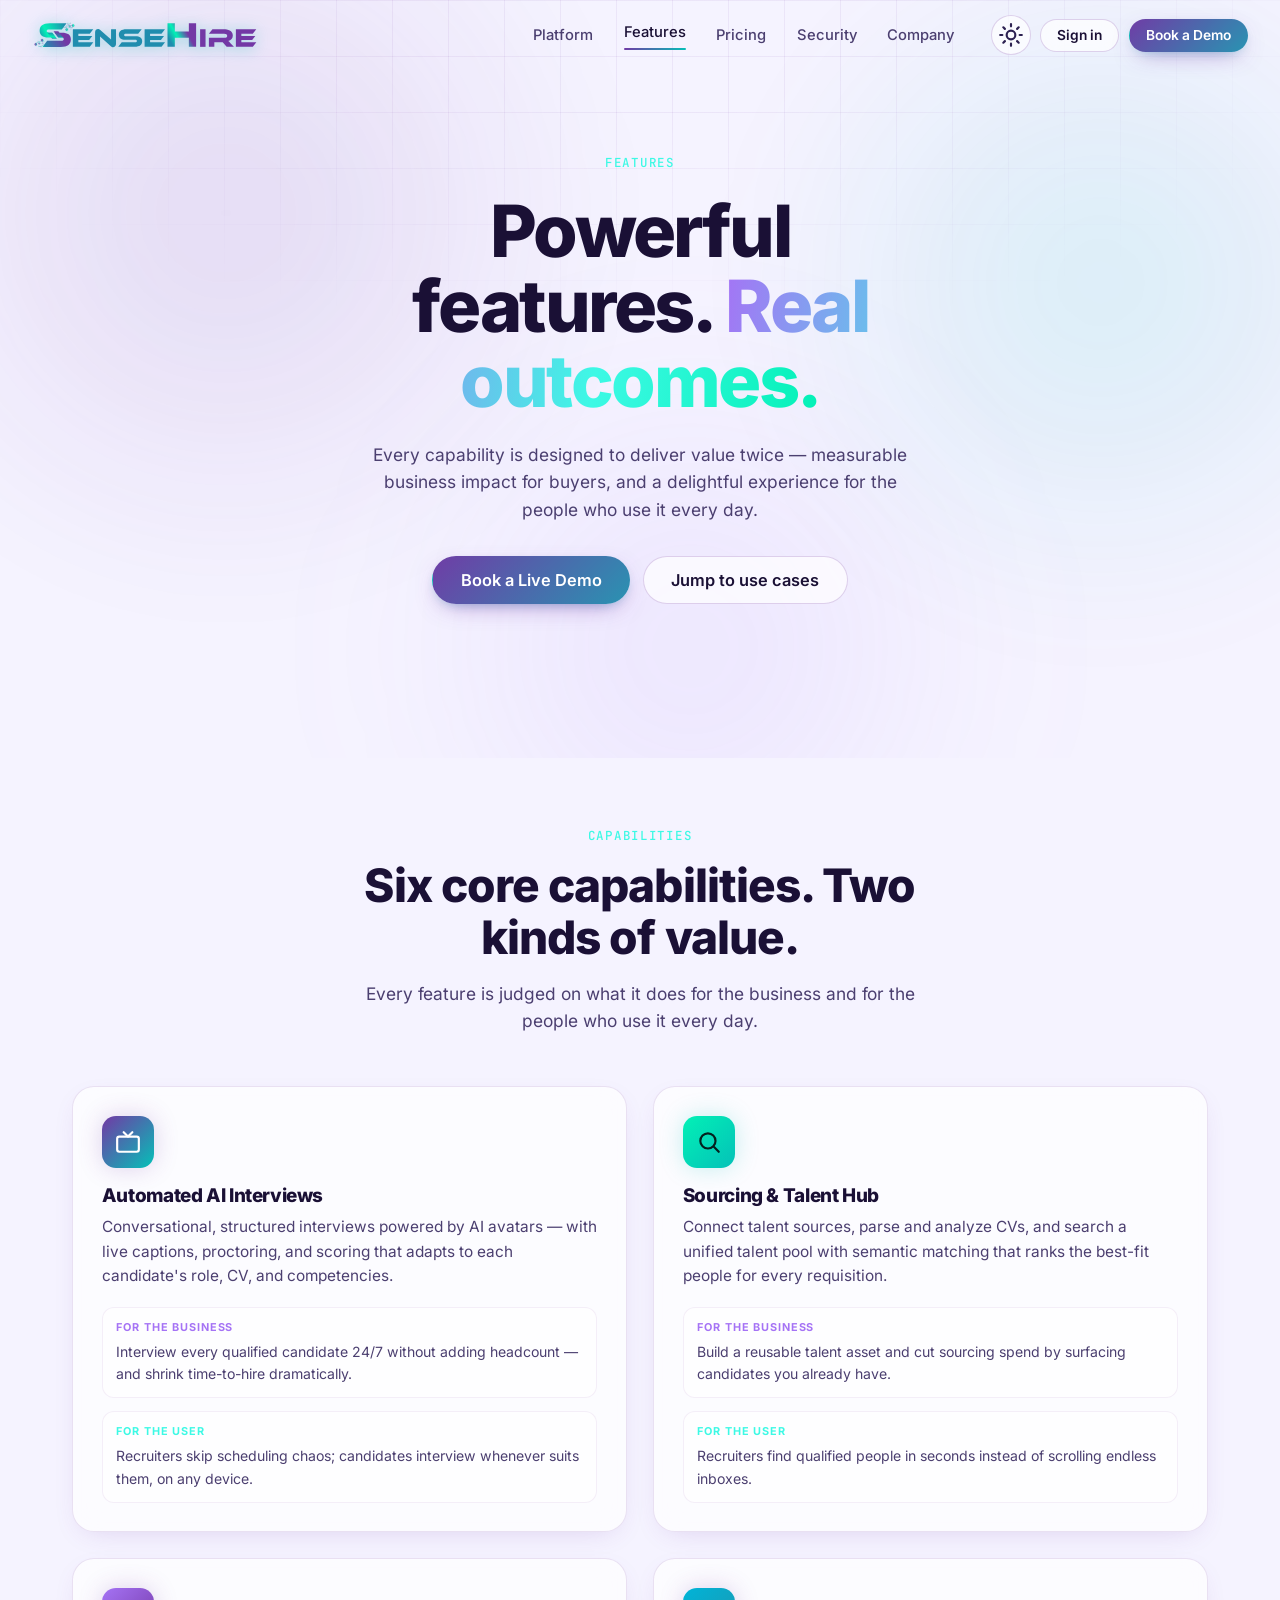
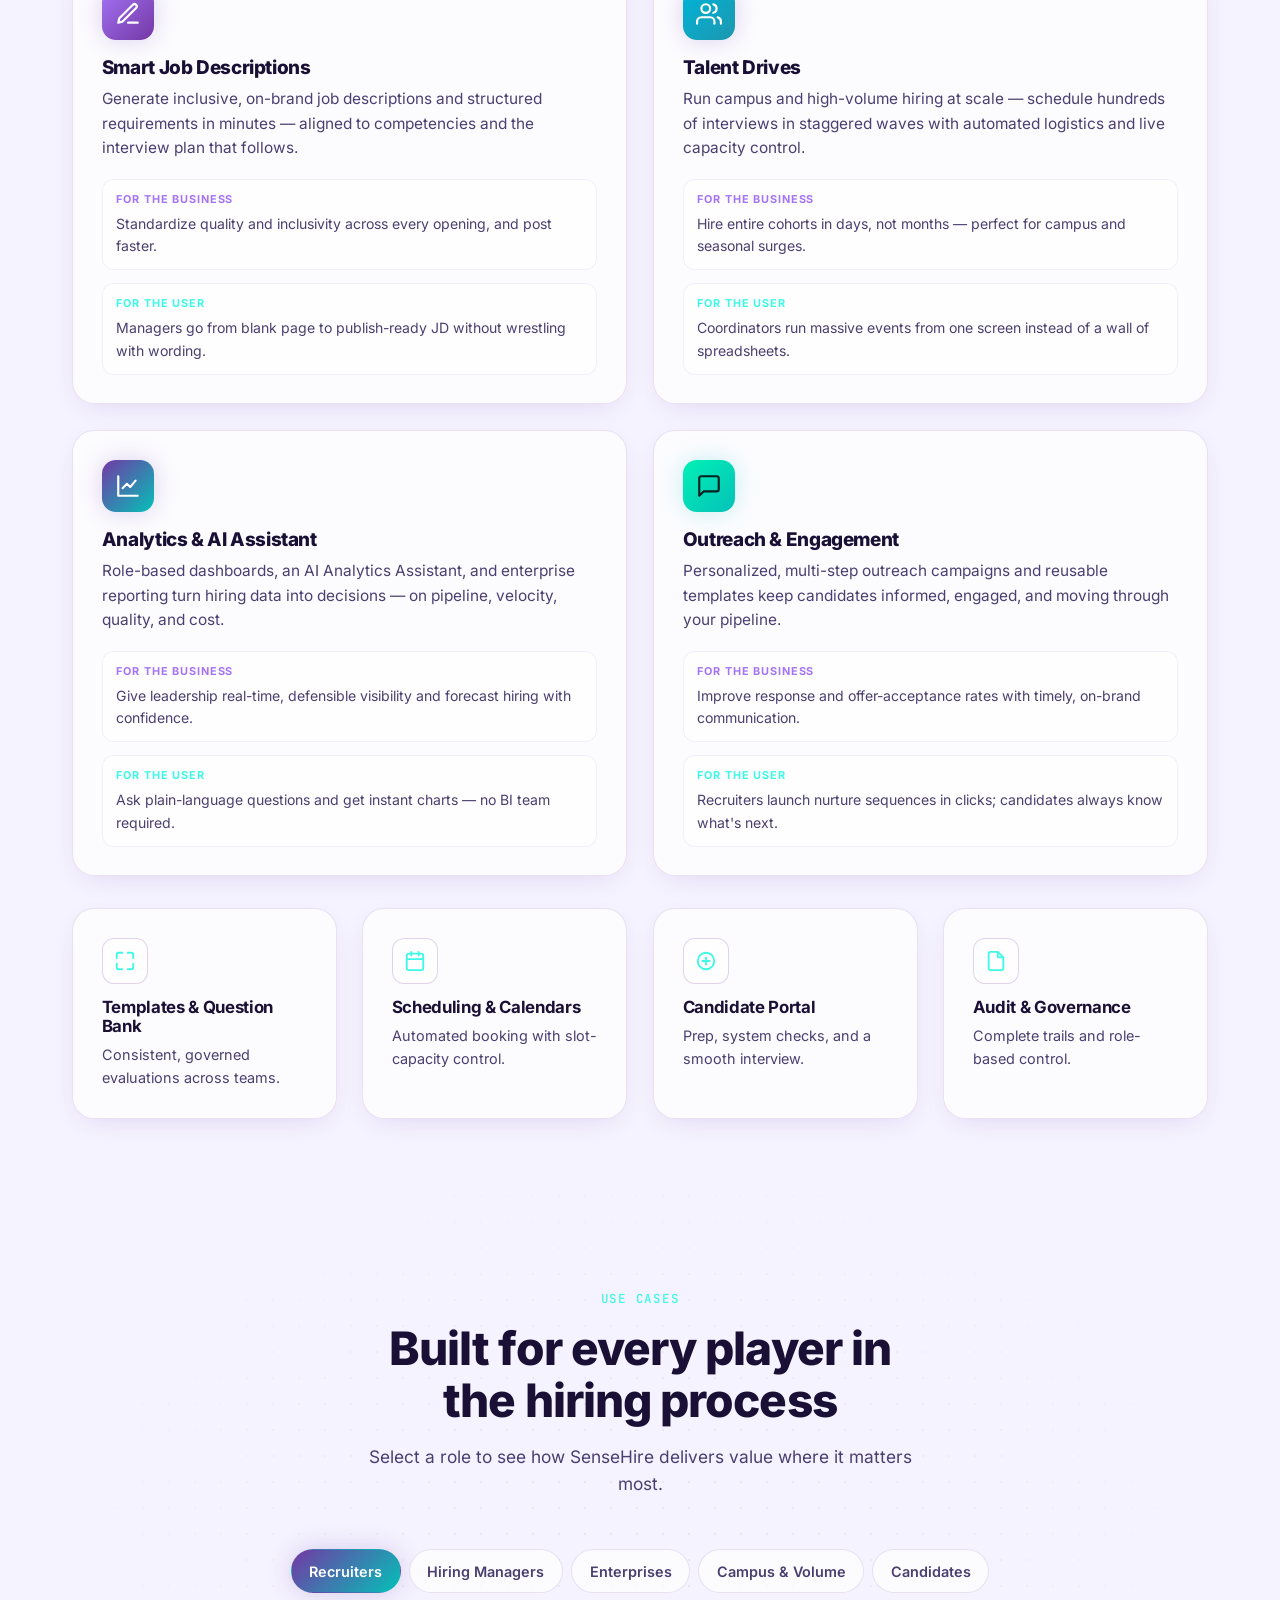
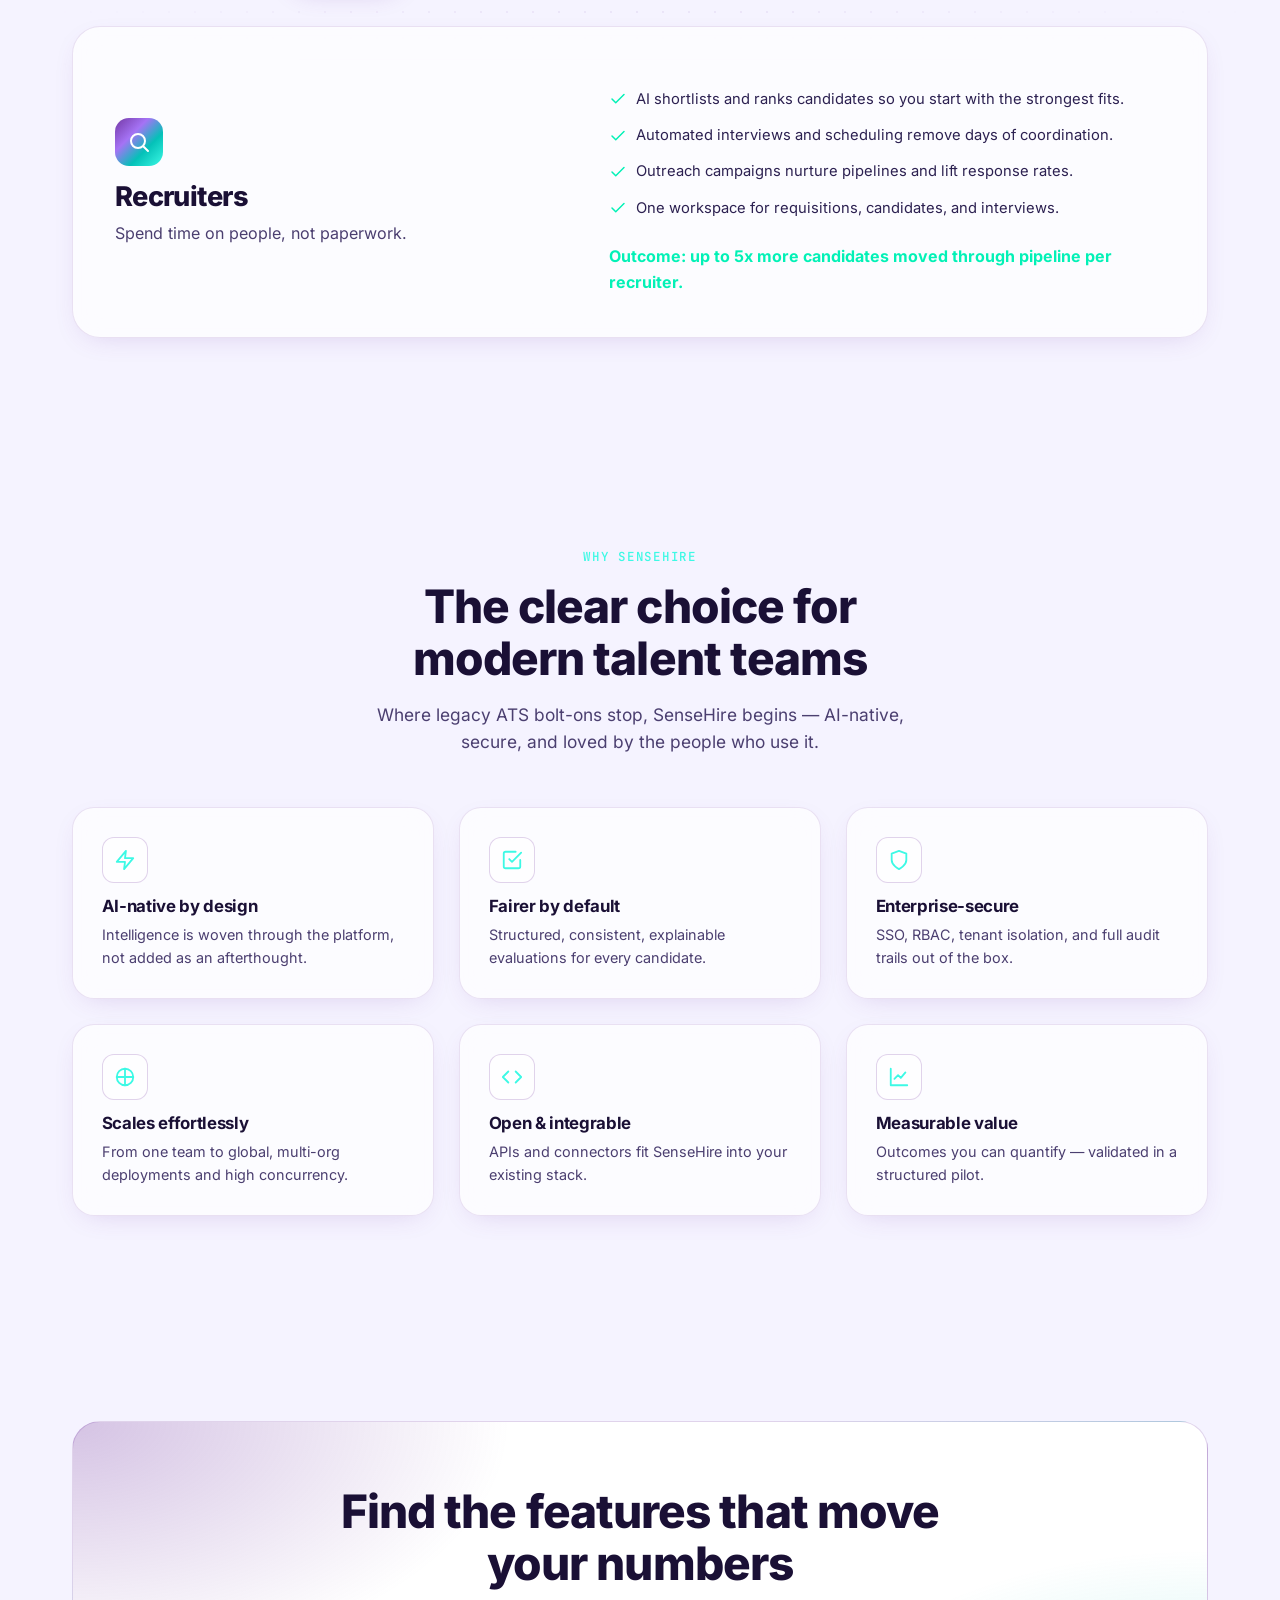
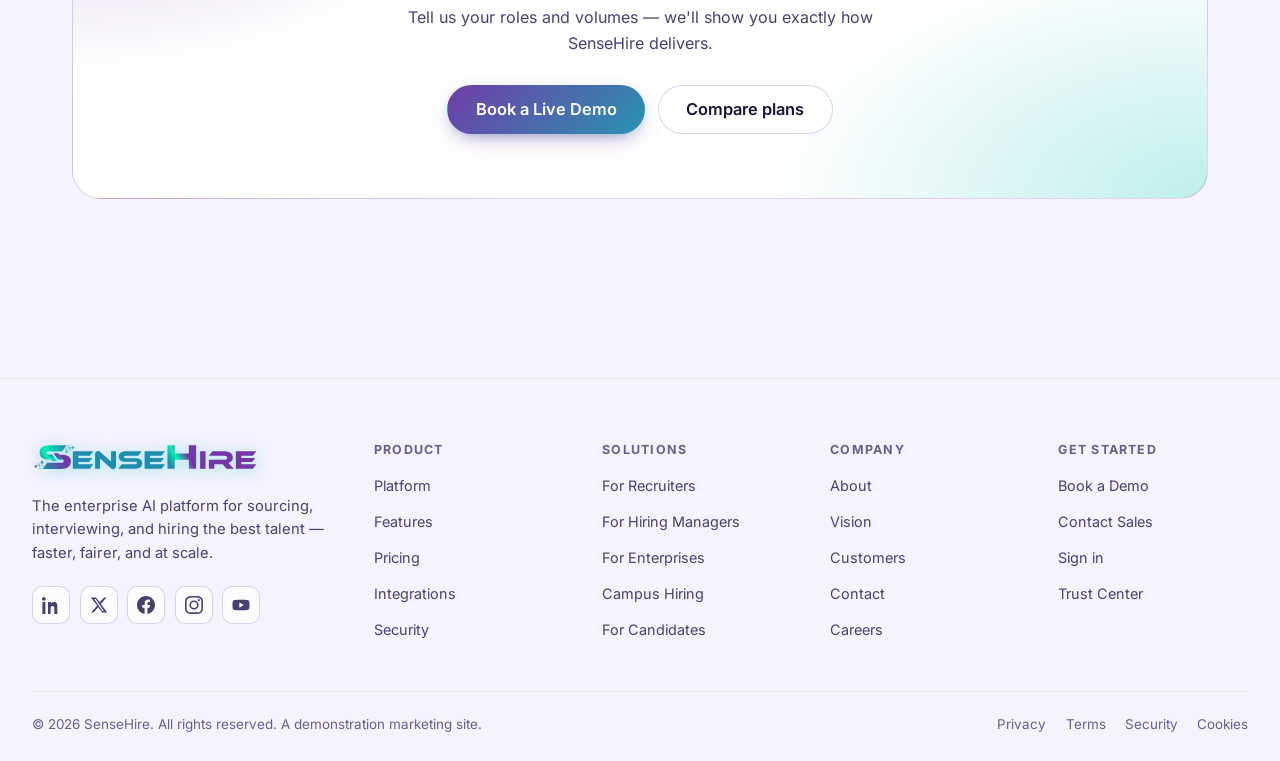
<file: docs/features.html>
<!doctype html>
<html lang="en" class="dark">
<head>
  <meta charset="UTF-8" />
  <meta name="viewport" content="width=device-width, initial-scale=1.0" />
  <title>Features &amp; Use Cases — SenseHire AI Hiring Platform</title>
  <meta name="description" content="Explore SenseHire features — AI interviews, sourcing, smart job descriptions, talent drives, outreach, and analytics — with commercial and end-user benefits, plus role-based use cases for recruiters, managers, enterprises, and candidates." />
  <link rel="canonical" href="https://sensehire.ai/features.html" />
  <meta name="theme-color" content="#080C18" />
  <meta property="og:type" content="website" />
  <meta property="og:site_name" content="SenseHire" />
  <meta property="og:title" content="Features &amp; Use Cases — SenseHire" />
  <meta property="og:description" content="AI interviews, sourcing, smart JDs, talent drives, outreach, and analytics — with role-based use cases." />
  <meta property="og:url" content="https://sensehire.ai/features.html" />
  <meta property="og:image" content="https://sensehire.ai/assets/img/og-image.svg" />
  <meta name="twitter:card" content="summary_large_image" />
  <link rel="icon" type="image/svg+xml" href="assets/img/favicon.svg" />
  <link rel="stylesheet" href="assets/css/fonts.css" />
  <script>
    (function () { try { var k='sensehire-site-theme',s=localStorage.getItem(k),m=window.matchMedia&&window.matchMedia('(prefers-color-scheme: light)').matches,t=s||(m?'light':'dark'),r=document.documentElement; r.classList.remove('light','dark'); r.classList.add(t);} catch(e){} })();
  </script>
  <link rel="stylesheet" href="assets/css/tokens.css" />
  <link rel="stylesheet" href="assets/css/base.css" />
  <link rel="stylesheet" href="assets/css/components.css" />
</head>
<body>
  <a class="skip-link" href="#main">Skip to content</a>

  <header class="site-header" data-header>
    <nav class="nav" aria-label="Primary">
      <a class="brand" href="index.html" aria-label="SenseHire home"><img class="lockup" src="assets/img/sensehire-wordmark.svg" alt="SenseHire" width="228" height="28" /><img class="lockup-mark" src="assets/img/logo-mark.svg" alt="SenseHire" width="38" height="27" /></a>
      <div class="nav-links">
        <a href="platform.html" data-nav-link>Platform</a>
        <a href="features.html" data-nav-link>Features</a>
        <a href="pricing.html" data-nav-link>Pricing</a>
        <a href="security.html" data-nav-link>Security</a>
        <a href="company.html" data-nav-link>Company</a>
      </div>
      <div class="nav-actions">
        <button class="theme-toggle" data-theme-toggle aria-label="Switch theme" aria-pressed="false" type="button">
          <svg class="icon-moon" viewBox="0 0 24 24" fill="none" stroke="currentColor" stroke-width="2" stroke-linecap="round" stroke-linejoin="round" aria-hidden="true"><path d="M21 12.79A9 9 0 1 1 11.21 3 7 7 0 0 0 21 12.79z"/></svg>
          <svg class="icon-sun" viewBox="0 0 24 24" fill="none" stroke="currentColor" stroke-width="2" stroke-linecap="round" stroke-linejoin="round" aria-hidden="true"><circle cx="12" cy="12" r="4"/><path d="M12 2v2M12 20v2M4.93 4.93l1.41 1.41M17.66 17.66l1.41 1.41M2 12h2M20 12h2M6.34 17.66l-1.41 1.41M19.07 4.93l-1.41 1.41"/></svg>
        </button>
        <a class="btn btn-ghost btn-sm btn-demo-desktop" href="https://app.sensehire.ai/login">Sign in</a>
        <a class="btn btn-primary btn-sm" href="contact.html">Book a Demo</a>
        <button class="menu-btn" data-menu-btn aria-label="Open menu" aria-expanded="false" aria-controls="mobileMenu" type="button"><svg viewBox="0 0 24 24" fill="none" stroke="currentColor" stroke-width="2" stroke-linecap="round" aria-hidden="true"><path d="M3 6h18M3 12h18M3 18h18"/></svg></button>
      </div>
    </nav>
  </header>
  <div class="mobile-menu" id="mobileMenu" data-mobile-menu role="dialog" aria-modal="true" aria-label="Site menu">
    <a href="platform.html">Platform <span aria-hidden="true">→</span></a>
    <a href="features.html">Features <span aria-hidden="true">→</span></a>
    <a href="pricing.html">Pricing <span aria-hidden="true">→</span></a>
    <a href="security.html">Security <span aria-hidden="true">→</span></a>
    <a href="company.html">Company <span aria-hidden="true">→</span></a>
    <a href="contact.html">Contact <span aria-hidden="true">→</span></a>
    <div class="btn-row"><a class="btn btn-ghost" href="https://app.sensehire.ai/login">Sign in</a><a class="btn btn-primary" href="contact.html">Book a Demo</a></div>
  </div>

  <main id="main">

    <!-- Hero -->
    <section class="hero section">
      <div class="bg-aurora" aria-hidden="true"><span class="orb"></span></div>
      <div class="bg-grid" aria-hidden="true"></div>
      <div class="container">
        <div class="section-head" data-reveal>
          <span class="eyebrow">Features</span>
          <h1 class="display mt-1">Powerful features. <span class="text-gradient">Real outcomes.</span></h1>
          <p class="lead">Every capability is designed to deliver value twice — measurable business impact for buyers, and a delightful experience for the people who use it every day.</p>
          <div class="btn-row center mt-3"><a class="btn btn-primary btn-lg" href="contact.html">Book a Live Demo</a><a class="btn btn-ghost btn-lg" href="#use-cases">Jump to use cases</a></div>
        </div>
      </div>
    </section>

    <!-- Feature deep dives -->
    <section class="section-tight">
      <div class="container">
        <div class="section-head" data-reveal>
          <span class="eyebrow">Capabilities</span>
          <h2>Six core capabilities. Two kinds of value.</h2>
          <p>Every feature is judged on what it does for the business and for the people who use it every day.</p>
        </div>
        <div class="grid grid-2">

          <article class="card card-hover feature" data-reveal>
            <div class="f-ic"><svg viewBox="0 0 24 24" fill="none" stroke="currentColor" stroke-width="2" stroke-linecap="round" stroke-linejoin="round"><rect x="2" y="7" width="20" height="14" rx="2"/><path d="M16 3l-4 4-4-4"/></svg></div>
            <h3>Automated AI Interviews</h3>
            <p>Conversational, structured interviews powered by AI avatars — with live captions, proctoring, and scoring that adapts to each candidate's role, CV, and competencies.</p>
            <div class="f-split">
              <div class="fb biz"><div class="t">For the business</div><p>Interview every qualified candidate 24/7 without adding headcount — and shrink time-to-hire dramatically.</p></div>
              <div class="fb user"><div class="t">For the user</div><p>Recruiters skip scheduling chaos; candidates interview whenever suits them, on any device.</p></div>
            </div>
          </article>

          <article class="card card-hover feature teal" data-reveal data-reveal-delay="1">
            <div class="f-ic"><svg viewBox="0 0 24 24" fill="none" stroke="currentColor" stroke-width="2" stroke-linecap="round" stroke-linejoin="round"><circle cx="11" cy="11" r="7"/><path d="M21 21l-4.3-4.3"/></svg></div>
            <h3>Sourcing &amp; Talent Hub</h3>
            <p>Connect talent sources, parse and analyze CVs, and search a unified talent pool with semantic matching that ranks the best-fit people for every requisition.</p>
            <div class="f-split">
              <div class="fb biz"><div class="t">For the business</div><p>Build a reusable talent asset and cut sourcing spend by surfacing candidates you already have.</p></div>
              <div class="fb user"><div class="t">For the user</div><p>Recruiters find qualified people in seconds instead of scrolling endless inboxes.</p></div>
            </div>
          </article>

          <article class="card card-hover feature violet" data-reveal>
            <div class="f-ic"><svg viewBox="0 0 24 24" fill="none" stroke="currentColor" stroke-width="2" stroke-linecap="round" stroke-linejoin="round"><path d="M12 20h9"/><path d="M16.5 3.5a2.1 2.1 0 0 1 3 3L7 19l-4 1 1-4z"/></svg></div>
            <h3>Smart Job Descriptions</h3>
            <p>Generate inclusive, on-brand job descriptions and structured requirements in minutes — aligned to competencies and the interview plan that follows.</p>
            <div class="f-split">
              <div class="fb biz"><div class="t">For the business</div><p>Standardize quality and inclusivity across every opening, and post faster.</p></div>
              <div class="fb user"><div class="t">For the user</div><p>Managers go from blank page to publish-ready JD without wrestling with wording.</p></div>
            </div>
          </article>

          <article class="card card-hover feature sky" data-reveal data-reveal-delay="1">
            <div class="f-ic"><svg viewBox="0 0 24 24" fill="none" stroke="currentColor" stroke-width="2" stroke-linecap="round" stroke-linejoin="round"><path d="M17 21v-2a4 4 0 0 0-4-4H5a4 4 0 0 0-4 4v2"/><circle cx="9" cy="7" r="4"/><path d="M23 21v-2a4 4 0 0 0-3-3.87"/><path d="M16 3.13a4 4 0 0 1 0 7.75"/></svg></div>
            <h3>Talent Drives</h3>
            <p>Run campus and high-volume hiring at scale — schedule hundreds of interviews in staggered waves with automated logistics and live capacity control.</p>
            <div class="f-split">
              <div class="fb biz"><div class="t">For the business</div><p>Hire entire cohorts in days, not months — perfect for campus and seasonal surges.</p></div>
              <div class="fb user"><div class="t">For the user</div><p>Coordinators run massive events from one screen instead of a wall of spreadsheets.</p></div>
            </div>
          </article>

          <article class="card card-hover feature" data-reveal>
            <div class="f-ic"><svg viewBox="0 0 24 24" fill="none" stroke="currentColor" stroke-width="2" stroke-linecap="round" stroke-linejoin="round"><path d="M3 3v18h18"/><path d="M7 14l4-4 3 3 5-6"/></svg></div>
            <h3>Analytics &amp; AI Assistant</h3>
            <p>Role-based dashboards, an AI Analytics Assistant, and enterprise reporting turn hiring data into decisions — on pipeline, velocity, quality, and cost.</p>
            <div class="f-split">
              <div class="fb biz"><div class="t">For the business</div><p>Give leadership real-time, defensible visibility and forecast hiring with confidence.</p></div>
              <div class="fb user"><div class="t">For the user</div><p>Ask plain-language questions and get instant charts — no BI team required.</p></div>
            </div>
          </article>

          <article class="card card-hover feature teal" data-reveal data-reveal-delay="1">
            <div class="f-ic"><svg viewBox="0 0 24 24" fill="none" stroke="currentColor" stroke-width="2" stroke-linecap="round" stroke-linejoin="round"><path d="M21 15a2 2 0 0 1-2 2H7l-4 4V5a2 2 0 0 1 2-2h14a2 2 0 0 1 2 2z"/></svg></div>
            <h3>Outreach &amp; Engagement</h3>
            <p>Personalized, multi-step outreach campaigns and reusable templates keep candidates informed, engaged, and moving through your pipeline.</p>
            <div class="f-split">
              <div class="fb biz"><div class="t">For the business</div><p>Improve response and offer-acceptance rates with timely, on-brand communication.</p></div>
              <div class="fb user"><div class="t">For the user</div><p>Recruiters launch nurture sequences in clicks; candidates always know what's next.</p></div>
            </div>
          </article>

        </div>

        <!-- secondary capabilities -->
        <div class="grid grid-4 mt-4">
          <div class="card card-hover module" data-reveal><div class="m-ic"><svg viewBox="0 0 24 24" fill="none" stroke="currentColor" stroke-width="2" stroke-linecap="round" stroke-linejoin="round"><path d="M9 3H5a2 2 0 0 0-2 2v4M15 3h4a2 2 0 0 1 2 2v4M9 21H5a2 2 0 0 1-2-2v-4M15 21h4a2 2 0 0 0 2-2v-4"/></svg></div><h4>Templates &amp; Question Bank</h4><p>Consistent, governed evaluations across teams.</p></div>
          <div class="card card-hover module" data-reveal data-reveal-delay="1"><div class="m-ic"><svg viewBox="0 0 24 24" fill="none" stroke="currentColor" stroke-width="2" stroke-linecap="round" stroke-linejoin="round"><rect x="3" y="4" width="18" height="18" rx="2"/><path d="M16 2v4M8 2v4M3 10h18"/></svg></div><h4>Scheduling &amp; Calendars</h4><p>Automated booking with slot-capacity control.</p></div>
          <div class="card card-hover module" data-reveal data-reveal-delay="2"><div class="m-ic"><svg viewBox="0 0 24 24" fill="none" stroke="currentColor" stroke-width="2" stroke-linecap="round" stroke-linejoin="round"><path d="M12 8v8M8 12h8"/><circle cx="12" cy="12" r="9"/></svg></div><h4>Candidate Portal</h4><p>Prep, system checks, and a smooth interview.</p></div>
          <div class="card card-hover module" data-reveal data-reveal-delay="3"><div class="m-ic"><svg viewBox="0 0 24 24" fill="none" stroke="currentColor" stroke-width="2" stroke-linecap="round" stroke-linejoin="round"><path d="M14 2H6a2 2 0 0 0-2 2v16a2 2 0 0 0 2 2h12a2 2 0 0 0 2-2V8z"/><path d="M14 2v6h6"/></svg></div><h4>Audit &amp; Governance</h4><p>Complete trails and role-based control.</p></div>
        </div>
      </div>
    </section>

    <!-- Use cases -->
    <section class="section" id="use-cases">
      <div class="bg-dots" aria-hidden="true"></div>
      <div class="container">
        <div class="section-head" data-reveal>
          <span class="eyebrow">Use cases</span>
          <h2>Built for every player in the hiring process</h2>
          <p>Select a role to see how SenseHire delivers value where it matters most.</p>
        </div>

        <div class="tabs" role="tablist" aria-label="Use cases by role" data-tabs="uc" data-reveal>
          <button class="tab-btn active" role="tab" aria-selected="true" data-tab="recruiter">Recruiters</button>
          <button class="tab-btn" role="tab" aria-selected="false" data-tab="manager">Hiring Managers</button>
          <button class="tab-btn" role="tab" aria-selected="false" data-tab="enterprise">Enterprises</button>
          <button class="tab-btn" role="tab" aria-selected="false" data-tab="campus">Campus &amp; Volume</button>
          <button class="tab-btn" role="tab" aria-selected="false" data-tab="candidate">Candidates</button>
        </div>

        <div class="card glass-strong" style="border-radius:var(--radius-xl);padding:clamp(1.5rem,4vw,2.6rem)" data-reveal data-reveal-delay="1">
          <!-- Recruiter -->
          <div class="tab-panel active" data-tab-panel="uc" data-key="recruiter">
            <div class="usecase-grid">
              <div class="uc-meta">
                <div class="role-ic"><svg viewBox="0 0 24 24" fill="none" stroke="currentColor" stroke-width="2" stroke-linecap="round" stroke-linejoin="round"><circle cx="11" cy="11" r="7"/><path d="M21 21l-4.3-4.3"/></svg></div>
                <h3>Recruiters</h3>
                <p class="muted mt-1">Spend time on people, not paperwork.</p>
              </div>
              <div>
                <div class="uc-points">
                  <div class="benefit-line"><svg viewBox="0 0 24 24" fill="none" stroke="currentColor" stroke-width="2" stroke-linecap="round" stroke-linejoin="round"><path d="M20 6L9 17l-5-5"/></svg><span>AI shortlists and ranks candidates so you start with the strongest fits.</span></div>
                  <div class="benefit-line"><svg viewBox="0 0 24 24" fill="none" stroke="currentColor" stroke-width="2" stroke-linecap="round" stroke-linejoin="round"><path d="M20 6L9 17l-5-5"/></svg><span>Automated interviews and scheduling remove days of coordination.</span></div>
                  <div class="benefit-line"><svg viewBox="0 0 24 24" fill="none" stroke="currentColor" stroke-width="2" stroke-linecap="round" stroke-linejoin="round"><path d="M20 6L9 17l-5-5"/></svg><span>Outreach campaigns nurture pipelines and lift response rates.</span></div>
                  <div class="benefit-line"><svg viewBox="0 0 24 24" fill="none" stroke="currentColor" stroke-width="2" stroke-linecap="round" stroke-linejoin="round"><path d="M20 6L9 17l-5-5"/></svg><span>One workspace for requisitions, candidates, and interviews.</span></div>
                </div>
                <p class="text-mint mt-3" style="font-weight:700">Outcome: up to 5x more candidates moved through pipeline per recruiter.</p>
              </div>
            </div>
          </div>
          <!-- Manager -->
          <div class="tab-panel" data-tab-panel="uc" data-key="manager">
            <div class="usecase-grid">
              <div class="uc-meta">
                <div class="role-ic"><svg viewBox="0 0 24 24" fill="none" stroke="currentColor" stroke-width="2" stroke-linecap="round" stroke-linejoin="round"><path d="M16 21v-2a4 4 0 0 0-4-4H6a4 4 0 0 0-4 4v2"/><circle cx="9" cy="7" r="4"/></svg></div>
                <h3>Hiring Managers</h3>
                <p class="muted mt-1">Decide with confidence and evidence.</p>
              </div>
              <div>
                <div class="uc-points">
                  <div class="benefit-line"><svg viewBox="0 0 24 24" fill="none" stroke="currentColor" stroke-width="2" stroke-linecap="round" stroke-linejoin="round"><path d="M20 6L9 17l-5-5"/></svg><span>Structured scorecards mapped to the competencies that predict success.</span></div>
                  <div class="benefit-line"><svg viewBox="0 0 24 24" fill="none" stroke="currentColor" stroke-width="2" stroke-linecap="round" stroke-linejoin="round"><path d="M20 6L9 17l-5-5"/></svg><span>Generate job descriptions and requirements without the blank page.</span></div>
                  <div class="benefit-line"><svg viewBox="0 0 24 24" fill="none" stroke="currentColor" stroke-width="2" stroke-linecap="round" stroke-linejoin="round"><path d="M20 6L9 17l-5-5"/></svg><span>See pipeline and progress on a dashboard built for managers.</span></div>
                  <div class="benefit-line"><svg viewBox="0 0 24 24" fill="none" stroke="currentColor" stroke-width="2" stroke-linecap="round" stroke-linejoin="round"><path d="M20 6L9 17l-5-5"/></svg><span>Collaborate on shortlists and offers with a full audit trail.</span></div>
                </div>
                <p class="text-mint mt-3" style="font-weight:700">Outcome: faster, fairer decisions you can defend to any stakeholder.</p>
              </div>
            </div>
          </div>
          <!-- Enterprise -->
          <div class="tab-panel" data-tab-panel="uc" data-key="enterprise">
            <div class="usecase-grid">
              <div class="uc-meta">
                <div class="role-ic"><svg viewBox="0 0 24 24" fill="none" stroke="currentColor" stroke-width="2" stroke-linecap="round" stroke-linejoin="round"><path d="M3 21V9l9-6 9 6v12"/><path d="M9 22V12h6v10"/></svg></div>
                <h3>Enterprises</h3>
                <p class="muted mt-1">Standardize and scale hiring globally.</p>
              </div>
              <div>
                <div class="uc-points">
                  <div class="benefit-line"><svg viewBox="0 0 24 24" fill="none" stroke="currentColor" stroke-width="2" stroke-linecap="round" stroke-linejoin="round"><path d="M20 6L9 17l-5-5"/></svg><span>Multi-org structure, role-based access, and tenant isolation.</span></div>
                  <div class="benefit-line"><svg viewBox="0 0 24 24" fill="none" stroke="currentColor" stroke-width="2" stroke-linecap="round" stroke-linejoin="round"><path d="M20 6L9 17l-5-5"/></svg><span>Executive dashboards: share-of-hire, program rollups, and trends.</span></div>
                  <div class="benefit-line"><svg viewBox="0 0 24 24" fill="none" stroke="currentColor" stroke-width="2" stroke-linecap="round" stroke-linejoin="round"><path d="M20 6L9 17l-5-5"/></svg><span>SSO, audit trails, and governance ready for security review.</span></div>
                  <div class="benefit-line"><svg viewBox="0 0 24 24" fill="none" stroke="currentColor" stroke-width="2" stroke-linecap="round" stroke-linejoin="round"><path d="M20 6L9 17l-5-5"/></svg><span>Integrations connect to your existing HR and IT ecosystem.</span></div>
                </div>
                <p class="text-mint mt-3" style="font-weight:700">Outcome: one consistent, compliant hiring standard across the org.</p>
              </div>
            </div>
          </div>
          <!-- Campus -->
          <div class="tab-panel" data-tab-panel="uc" data-key="campus">
            <div class="usecase-grid">
              <div class="uc-meta">
                <div class="role-ic"><svg viewBox="0 0 24 24" fill="none" stroke="currentColor" stroke-width="2" stroke-linecap="round" stroke-linejoin="round"><path d="M22 10L12 5 2 10l10 5 10-5z"/><path d="M6 12v5c0 1 3 3 6 3s6-2 6-3v-5"/></svg></div>
                <h3>Campus &amp; Volume</h3>
                <p class="muted mt-1">Hire whole cohorts in days.</p>
              </div>
              <div>
                <div class="uc-points">
                  <div class="benefit-line"><svg viewBox="0 0 24 24" fill="none" stroke="currentColor" stroke-width="2" stroke-linecap="round" stroke-linejoin="round"><path d="M20 6L9 17l-5-5"/></svg><span>Talent Drives schedule hundreds of interviews in staggered waves.</span></div>
                  <div class="benefit-line"><svg viewBox="0 0 24 24" fill="none" stroke="currentColor" stroke-width="2" stroke-linecap="round" stroke-linejoin="round"><path d="M20 6L9 17l-5-5"/></svg><span>Live capacity control keeps batch interviews running smoothly.</span></div>
                  <div class="benefit-line"><svg viewBox="0 0 24 24" fill="none" stroke="currentColor" stroke-width="2" stroke-linecap="round" stroke-linejoin="round"><path d="M20 6L9 17l-5-5"/></svg><span>Consistent scoring across thousands of candidates.</span></div>
                  <div class="benefit-line"><svg viewBox="0 0 24 24" fill="none" stroke="currentColor" stroke-width="2" stroke-linecap="round" stroke-linejoin="round"><path d="M20 6L9 17l-5-5"/></svg><span>Program-level reporting on every drive and hiring type.</span></div>
                </div>
                <p class="text-mint mt-3" style="font-weight:700">Outcome: thousands interviewed per quarter without burning out your team.</p>
              </div>
            </div>
          </div>
          <!-- Candidate -->
          <div class="tab-panel" data-tab-panel="uc" data-key="candidate">
            <div class="usecase-grid">
              <div class="uc-meta">
                <div class="role-ic"><svg viewBox="0 0 24 24" fill="none" stroke="currentColor" stroke-width="2" stroke-linecap="round" stroke-linejoin="round"><circle cx="12" cy="8" r="4"/><path d="M4 21v-1a6 6 0 0 1 6-6h4a6 6 0 0 1 6 6v1"/></svg></div>
                <h3>Candidates</h3>
                <p class="muted mt-1">A fair, flexible, modern experience.</p>
              </div>
              <div>
                <div class="uc-points">
                  <div class="benefit-line"><svg viewBox="0 0 24 24" fill="none" stroke="currentColor" stroke-width="2" stroke-linecap="round" stroke-linejoin="round"><path d="M20 6L9 17l-5-5"/></svg><span>Interview on your own schedule, on any device.</span></div>
                  <div class="benefit-line"><svg viewBox="0 0 24 24" fill="none" stroke="currentColor" stroke-width="2" stroke-linecap="round" stroke-linejoin="round"><path d="M20 6L9 17l-5-5"/></svg><span>Built-in prep and a system check before you start.</span></div>
                  <div class="benefit-line"><svg viewBox="0 0 24 24" fill="none" stroke="currentColor" stroke-width="2" stroke-linecap="round" stroke-linejoin="round"><path d="M20 6L9 17l-5-5"/></svg><span>The same structured questions for everyone — a level playing field.</span></div>
                  <div class="benefit-line"><svg viewBox="0 0 24 24" fill="none" stroke="currentColor" stroke-width="2" stroke-linecap="round" stroke-linejoin="round"><path d="M20 6L9 17l-5-5"/></svg><span>Clear, timely communication at every step.</span></div>
                </div>
                <p class="text-mint mt-3" style="font-weight:700">Outcome: higher satisfaction and stronger employer brand.</p>
              </div>
            </div>
          </div>
        </div>
      </div>
    </section>

    <!-- Why choose us -->
    <section class="section" id="why">
      <div class="container">
        <div class="section-head" data-reveal>
          <span class="eyebrow">Why SenseHire</span>
          <h2>The clear choice for modern talent teams</h2>
          <p>Where legacy ATS bolt-ons stop, SenseHire begins — AI-native, secure, and loved by the people who use it.</p>
        </div>
        <div class="grid grid-3">
          <div class="card card-hover module" data-reveal><div class="m-ic"><svg viewBox="0 0 24 24" fill="none" stroke="currentColor" stroke-width="2" stroke-linecap="round" stroke-linejoin="round"><path d="M13 2L3 14h9l-1 8 10-12h-9z"/></svg></div><h4>AI-native by design</h4><p>Intelligence is woven through the platform, not added as an afterthought.</p></div>
          <div class="card card-hover module" data-reveal data-reveal-delay="1"><div class="m-ic"><svg viewBox="0 0 24 24" fill="none" stroke="currentColor" stroke-width="2" stroke-linecap="round" stroke-linejoin="round"><path d="M9 11l3 3L22 4"/><path d="M21 12v7a2 2 0 0 1-2 2H5a2 2 0 0 1-2-2V5a2 2 0 0 1 2-2h11"/></svg></div><h4>Fairer by default</h4><p>Structured, consistent, explainable evaluations for every candidate.</p></div>
          <div class="card card-hover module" data-reveal data-reveal-delay="2"><div class="m-ic"><svg viewBox="0 0 24 24" fill="none" stroke="currentColor" stroke-width="2" stroke-linecap="round" stroke-linejoin="round"><path d="M12 22s8-4 8-10V5l-8-3-8 3v7c0 6 8 10 8 10z"/></svg></div><h4>Enterprise-secure</h4><p>SSO, RBAC, tenant isolation, and full audit trails out of the box.</p></div>
          <div class="card card-hover module" data-reveal><div class="m-ic"><svg viewBox="0 0 24 24" fill="none" stroke="currentColor" stroke-width="2" stroke-linecap="round" stroke-linejoin="round"><circle cx="12" cy="12" r="9"/><path d="M12 3v18M3 12h18"/></svg></div><h4>Scales effortlessly</h4><p>From one team to global, multi-org deployments and high concurrency.</p></div>
          <div class="card card-hover module" data-reveal data-reveal-delay="1"><div class="m-ic"><svg viewBox="0 0 24 24" fill="none" stroke="currentColor" stroke-width="2" stroke-linecap="round" stroke-linejoin="round"><path d="M16 18l6-6-6-6M8 6l-6 6 6 6"/></svg></div><h4>Open &amp; integrable</h4><p>APIs and connectors fit SenseHire into your existing stack.</p></div>
          <div class="card card-hover module" data-reveal data-reveal-delay="2"><div class="m-ic"><svg viewBox="0 0 24 24" fill="none" stroke="currentColor" stroke-width="2" stroke-linecap="round" stroke-linejoin="round"><path d="M3 3v18h18"/><path d="M7 14l4-4 3 3 5-6"/></svg></div><h4>Measurable value</h4><p>Outcomes you can quantify — validated in a structured pilot.</p></div>
        </div>
      </div>
    </section>

    <!-- CTA -->
    <section class="section">
      <div class="container">
        <div class="cta-band" data-reveal>
          <h2>Find the features that move your numbers</h2>
          <p>Tell us your roles and volumes — we'll show you exactly how SenseHire delivers.</p>
          <div class="btn-row"><a class="btn btn-primary btn-lg" href="contact.html">Book a Live Demo</a><a class="btn btn-ghost btn-lg" href="pricing.html">Compare plans</a></div>
        </div>
      </div>
    </section>

  </main>

  <footer class="site-footer">
    <div class="container container-wide">
      <div class="footer-grid">
        <div class="footer-brand">
          <a class="brand" href="index.html" aria-label="SenseHire home"><img class="lockup" src="assets/img/sensehire-wordmark.svg" alt="SenseHire" width="228" height="28" /><img class="lockup-mark" src="assets/img/logo-mark.svg" alt="SenseHire" width="38" height="27" /></a>
          <p>The enterprise AI platform for sourcing, interviewing, and hiring the best talent — faster, fairer, and at scale.</p>
          <div class="social">
            <a href="https://www.linkedin.com/company/sensehire" target="_blank" rel="noopener noreferrer" aria-label="SenseHire on LinkedIn"><svg viewBox="0 0 24 24" fill="currentColor" aria-hidden="true"><path d="M4.98 3.5A2.5 2.5 0 1 1 0 3.5a2.5 2.5 0 0 1 4.98 0zM.5 8h4V24h-4zM8 8h3.8v2.2h.05c.53-1 1.83-2.2 3.77-2.2 4.03 0 4.78 2.65 4.78 6.1V24h-4v-6.9c0-1.65-.03-3.77-2.3-3.77-2.3 0-2.65 1.8-2.65 3.65V24H8z"/></svg></a>
            <a href="https://x.com/sensehire" target="_blank" rel="noopener noreferrer" aria-label="SenseHire on X"><svg viewBox="0 0 24 24" fill="currentColor" aria-hidden="true"><path d="M18.9 2H22l-7.5 8.6L23 22h-6.8l-5.3-7-6.1 7H1.6l8-9.2L1 2h7l4.8 6.4L18.9 2zm-2.4 18h1.9L7.6 4H5.6z"/></svg></a>
            <a href="https://www.facebook.com/sensehire/" target="_blank" rel="noopener noreferrer" aria-label="SenseHire on Facebook"><svg viewBox="0 0 24 24" fill="currentColor" aria-hidden="true"><path d="M24 12.073c0-6.627-5.373-12-12-12s-12 5.373-12 12c0 5.99 4.388 10.954 10.125 11.854v-8.385H7.078v-3.47h3.047V9.43c0-3.007 1.792-4.669 4.533-4.669 1.312 0 2.686.235 2.686.235v2.953H15.83c-1.491 0-1.956.925-1.956 1.874v2.25h3.328l-.532 3.47h-2.796v8.385C19.612 23.027 24 18.062 24 12.073z"/></svg></a>
            <a href="https://www.instagram.com/sensehire" target="_blank" rel="noopener noreferrer" aria-label="SenseHire on Instagram"><svg viewBox="0 0 24 24" fill="currentColor" aria-hidden="true"><path d="M12 2.163c3.204 0 3.584.012 4.85.07 3.252.148 4.771 1.691 4.919 4.919.058 1.265.069 1.645.069 4.849 0 3.205-.012 3.584-.069 4.849-.149 3.225-1.664 4.771-4.919 4.919-1.266.058-1.644.07-4.85.07-3.204 0-3.584-.012-4.849-.07-3.26-.149-4.771-1.699-4.919-4.92-.058-1.265-.07-1.644-.07-4.849 0-3.204.013-3.583.07-4.849.149-3.227 1.664-4.771 4.919-4.919 1.266-.057 1.645-.069 4.849-.069zM12 0C8.741 0 8.333.014 7.053.072 2.695.272.273 2.69.073 7.052.014 8.333 0 8.741 0 12c0 3.259.014 3.668.072 4.948.2 4.358 2.618 6.78 6.98 6.98C8.333 23.986 8.741 24 12 24c3.259 0 3.668-.014 4.948-.072 4.354-.2 6.782-2.618 6.979-6.98.059-1.28.073-1.689.073-4.948 0-3.259-.014-3.667-.072-4.947-.196-4.354-2.617-6.78-6.979-6.98C15.668.014 15.259 0 12 0zm0 5.838a6.162 6.162 0 100 12.324 6.162 6.162 0 000-12.324zM12 16a4 4 0 110-8 4 4 0 010 8zm6.406-11.845a1.44 1.44 0 100 2.881 1.44 1.44 0 000-2.881z"/></svg></a>
            <a href="https://www.youtube.com/@sensehire" target="_blank" rel="noopener noreferrer" aria-label="SenseHire on YouTube"><svg viewBox="0 0 24 24" fill="currentColor" aria-hidden="true"><path d="M23 7.5a3 3 0 0 0-2.1-2.1C19 5 12 5 12 5s-7 0-8.9.4A3 3 0 0 0 1 7.5 31 31 0 0 0 .6 12 31 31 0 0 0 1 16.5a3 3 0 0 0 2.1 2.1C5 19 12 19 12 19s7 0 8.9-.4a3 3 0 0 0 2.1-2.1 31 31 0 0 0 .4-4.5 31 31 0 0 0-.4-4.5zM9.8 15.5v-7l6 3.5z"/></svg></a>
          </div>
        </div>
        <div class="footer-col"><h5>Product</h5><ul><li><a href="platform.html">Platform</a></li><li><a href="features.html">Features</a></li><li><a href="pricing.html">Pricing</a></li><li><a href="security.html#integrations">Integrations</a></li><li><a href="security.html">Security</a></li></ul></div>
        <div class="footer-col"><h5>Solutions</h5><ul><li><a href="features.html#use-cases">For Recruiters</a></li><li><a href="features.html#use-cases">For Hiring Managers</a></li><li><a href="features.html#use-cases">For Enterprises</a></li><li><a href="features.html#use-cases">Campus Hiring</a></li><li><a href="features.html#use-cases">For Candidates</a></li></ul></div>
        <div class="footer-col"><h5>Company</h5><ul><li><a href="company.html">About</a></li><li><a href="company.html#vision">Vision</a></li><li><a href="company.html#customers">Customers</a></li><li><a href="contact.html">Contact</a></li><li><a href="contact.html">Careers</a></li></ul></div>
        <div class="footer-col"><h5>Get started</h5><ul><li><a href="contact.html">Book a Demo</a></li><li><a href="contact.html#sales">Contact Sales</a></li><li><a href="https://app.sensehire.ai/login">Sign in</a></li><li><a href="security.html">Trust Center</a></li></ul></div>
      </div>
      <div class="footer-bottom">
        <p>© <span id="year">2026</span> SenseHire. All rights reserved. A demonstration marketing site.</p>
        <div class="legal"><a href="#">Privacy</a><a href="#">Terms</a><a href="security.html">Security</a><a href="#">Cookies</a></div>
      </div>
    </div>
  </footer>

  <!-- Mobile sticky CTA -->
  <div class="sticky-cta" data-sticky-cta>
    <a class="btn btn-primary" href="contact.html">Book a Demo</a>
    <a class="btn btn-ghost" href="pricing.html">Pricing</a>
  </div>

  <script src="assets/js/theme.js"></script>
  <script src="assets/js/nav.js"></script>
  <script src="assets/js/reveal.js"></script>
  <script src="assets/js/ui.js"></script>
  <script>document.getElementById('year').textContent = new Date().getFullYear();</script>
</body>
</html>
</file>
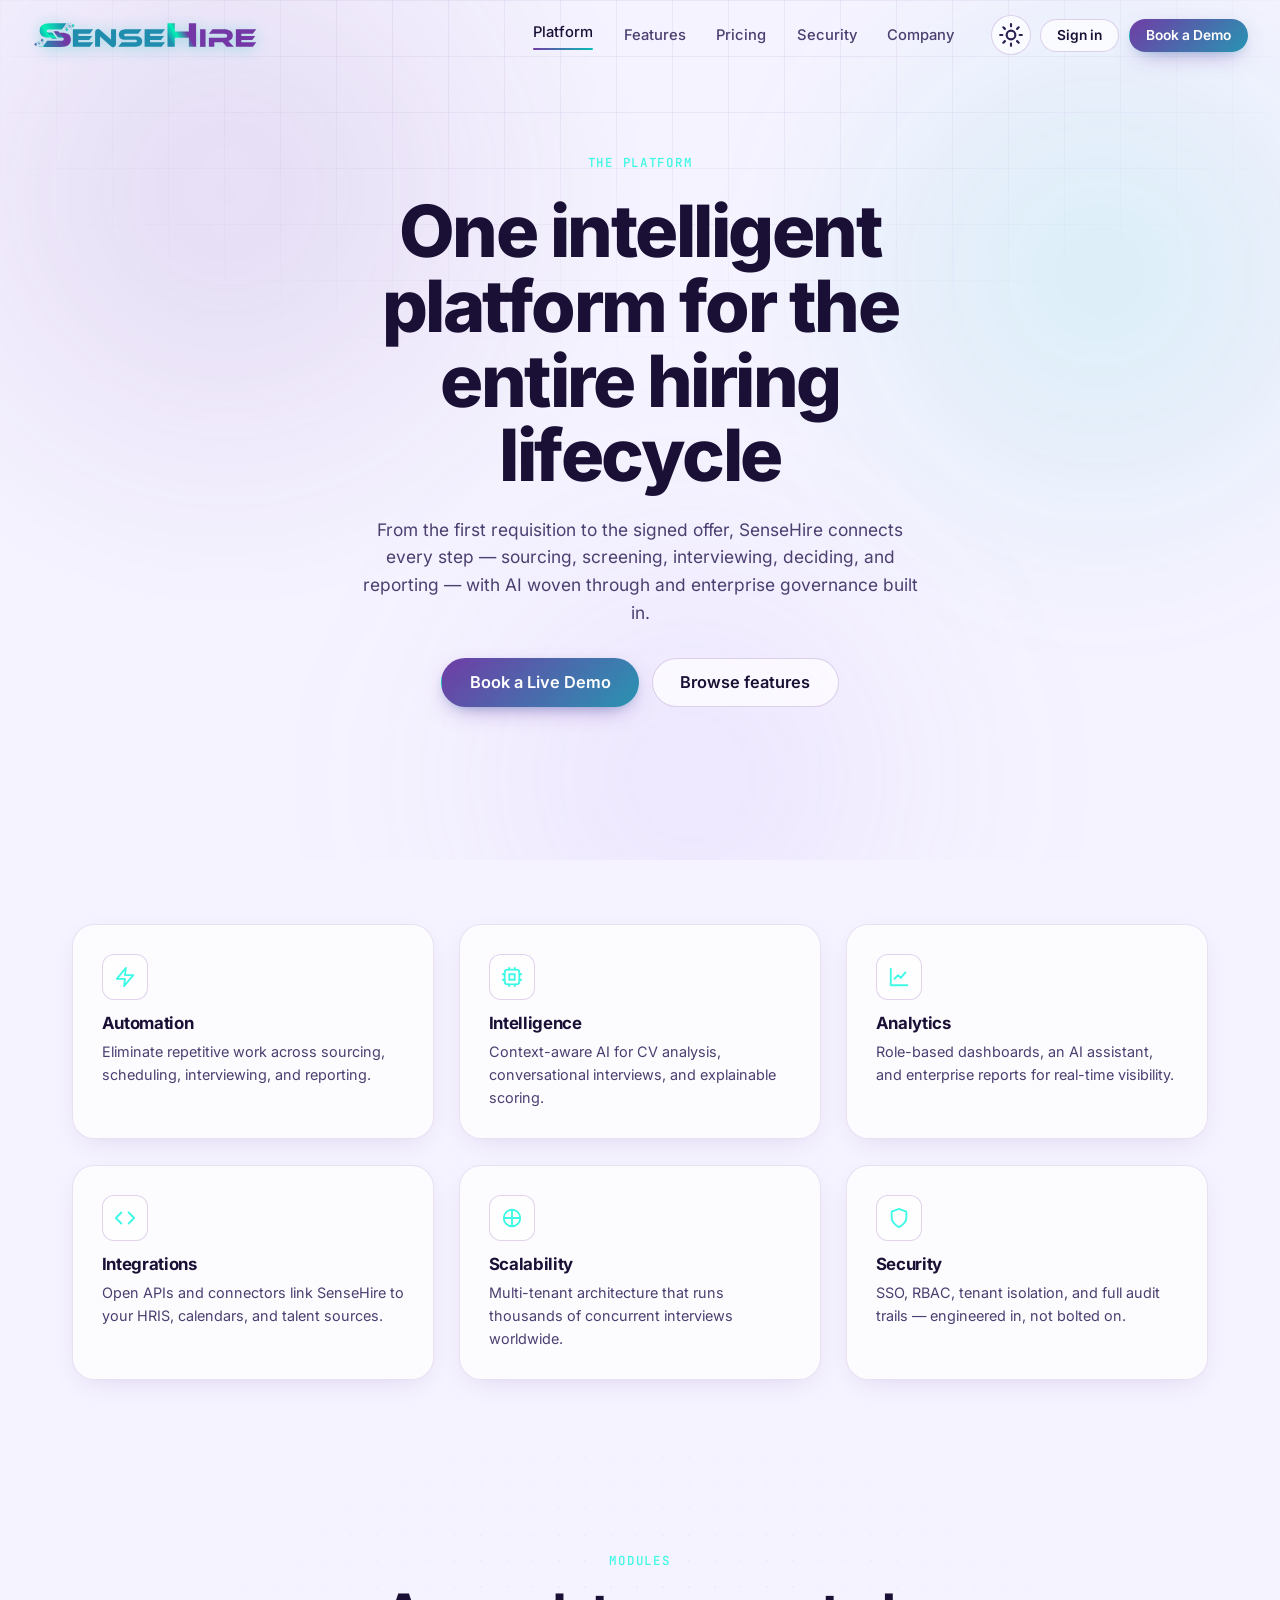
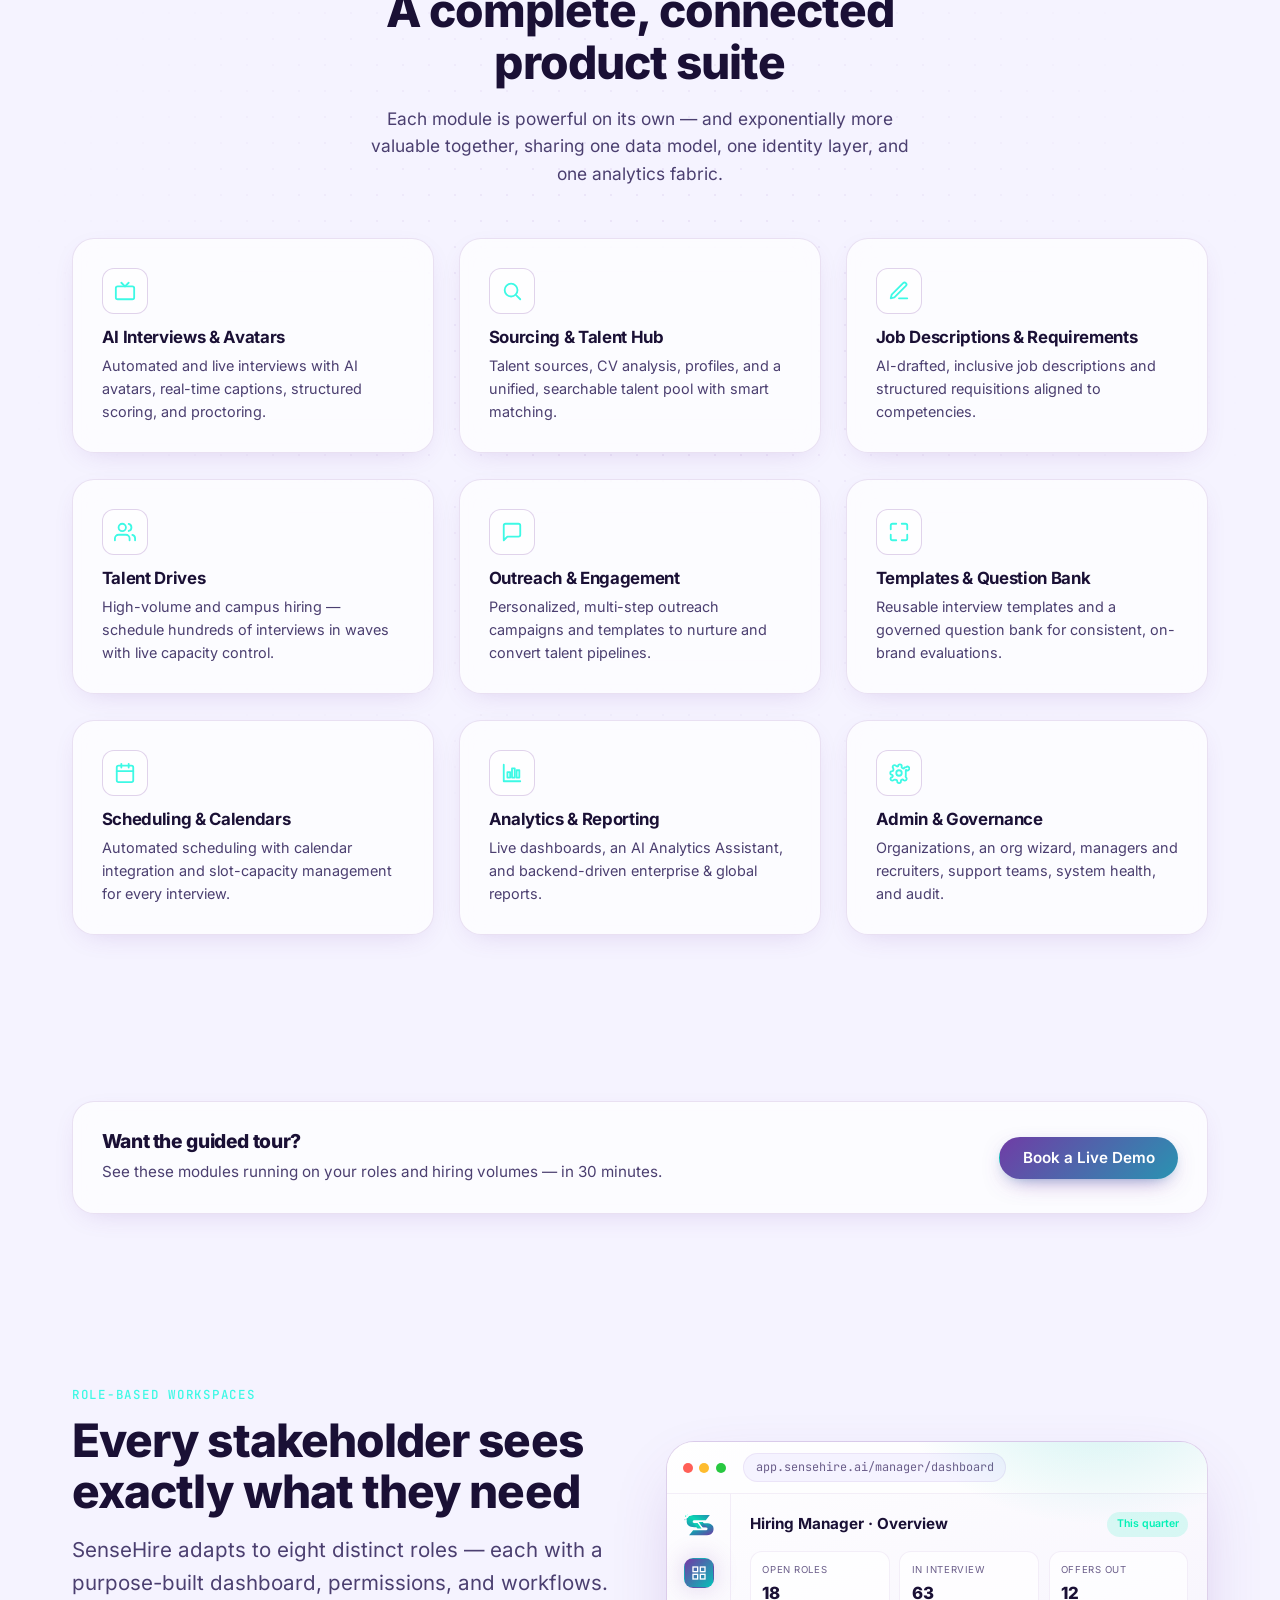
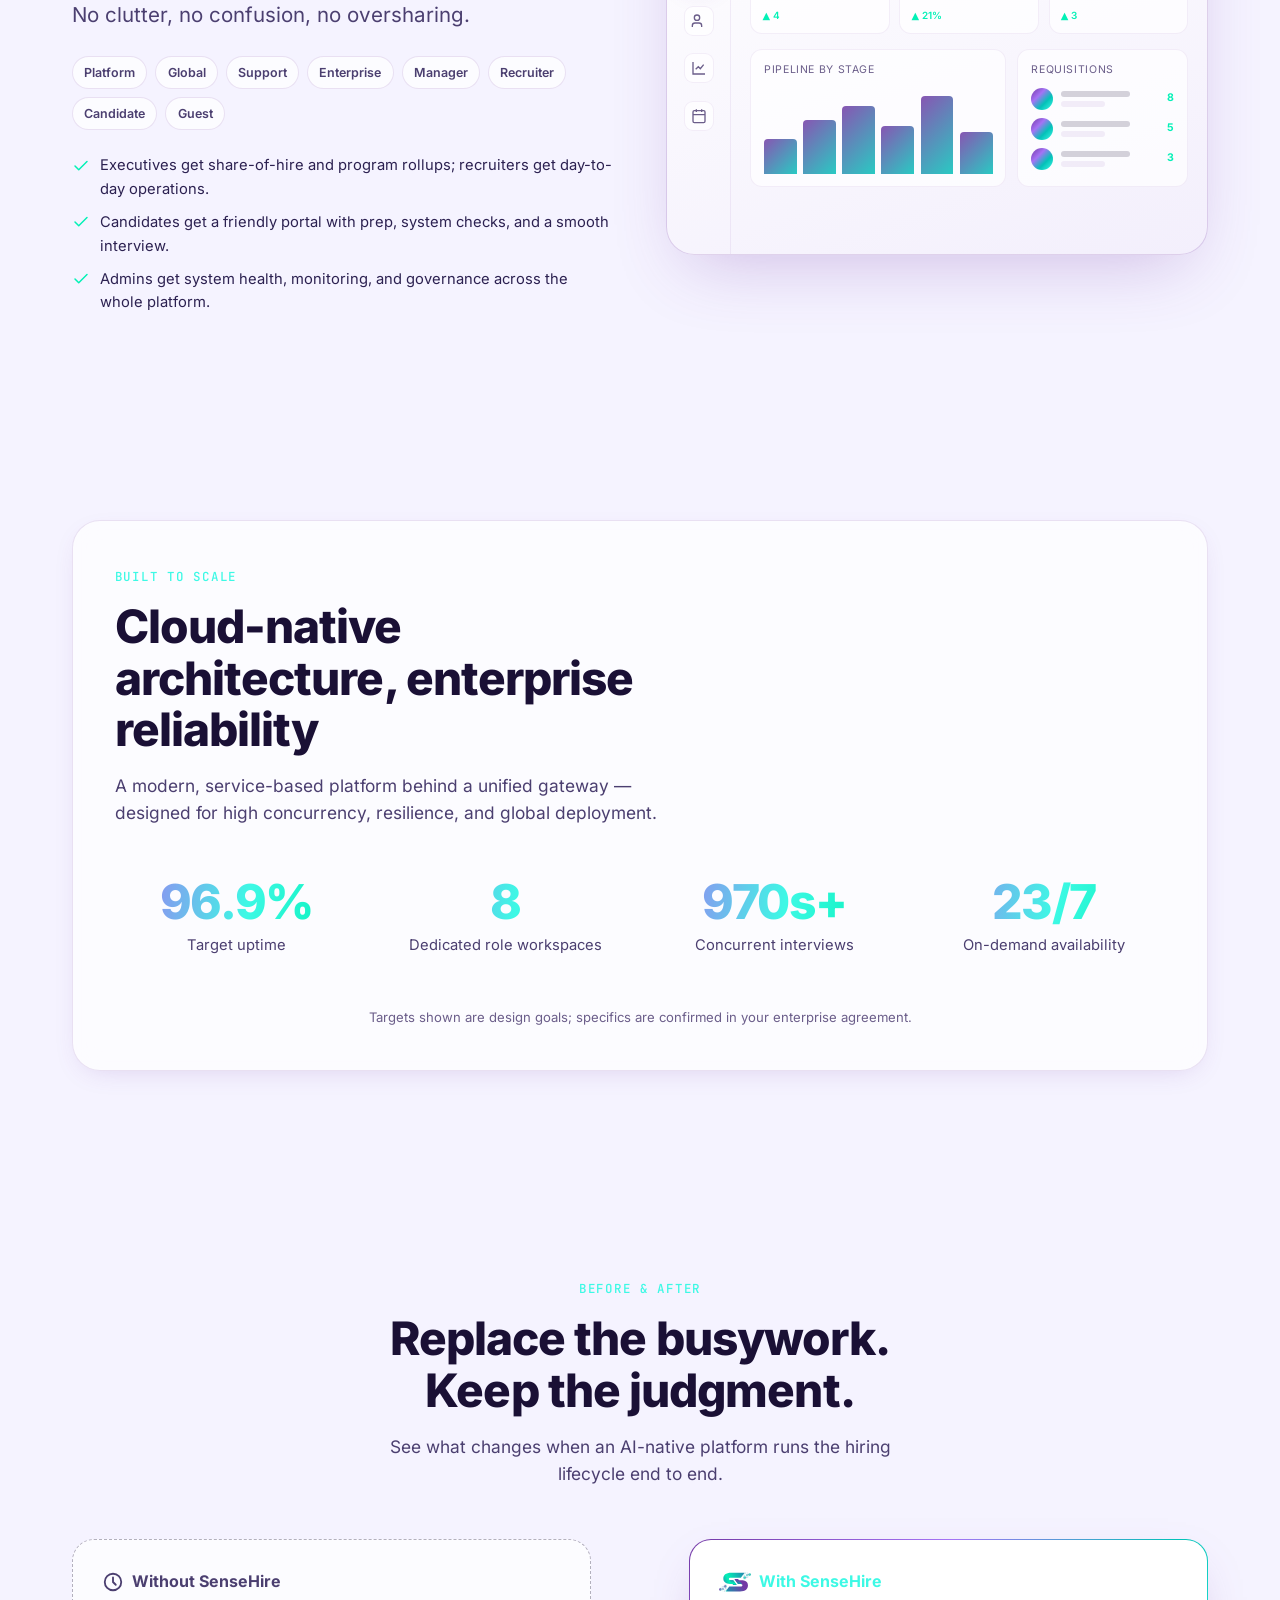
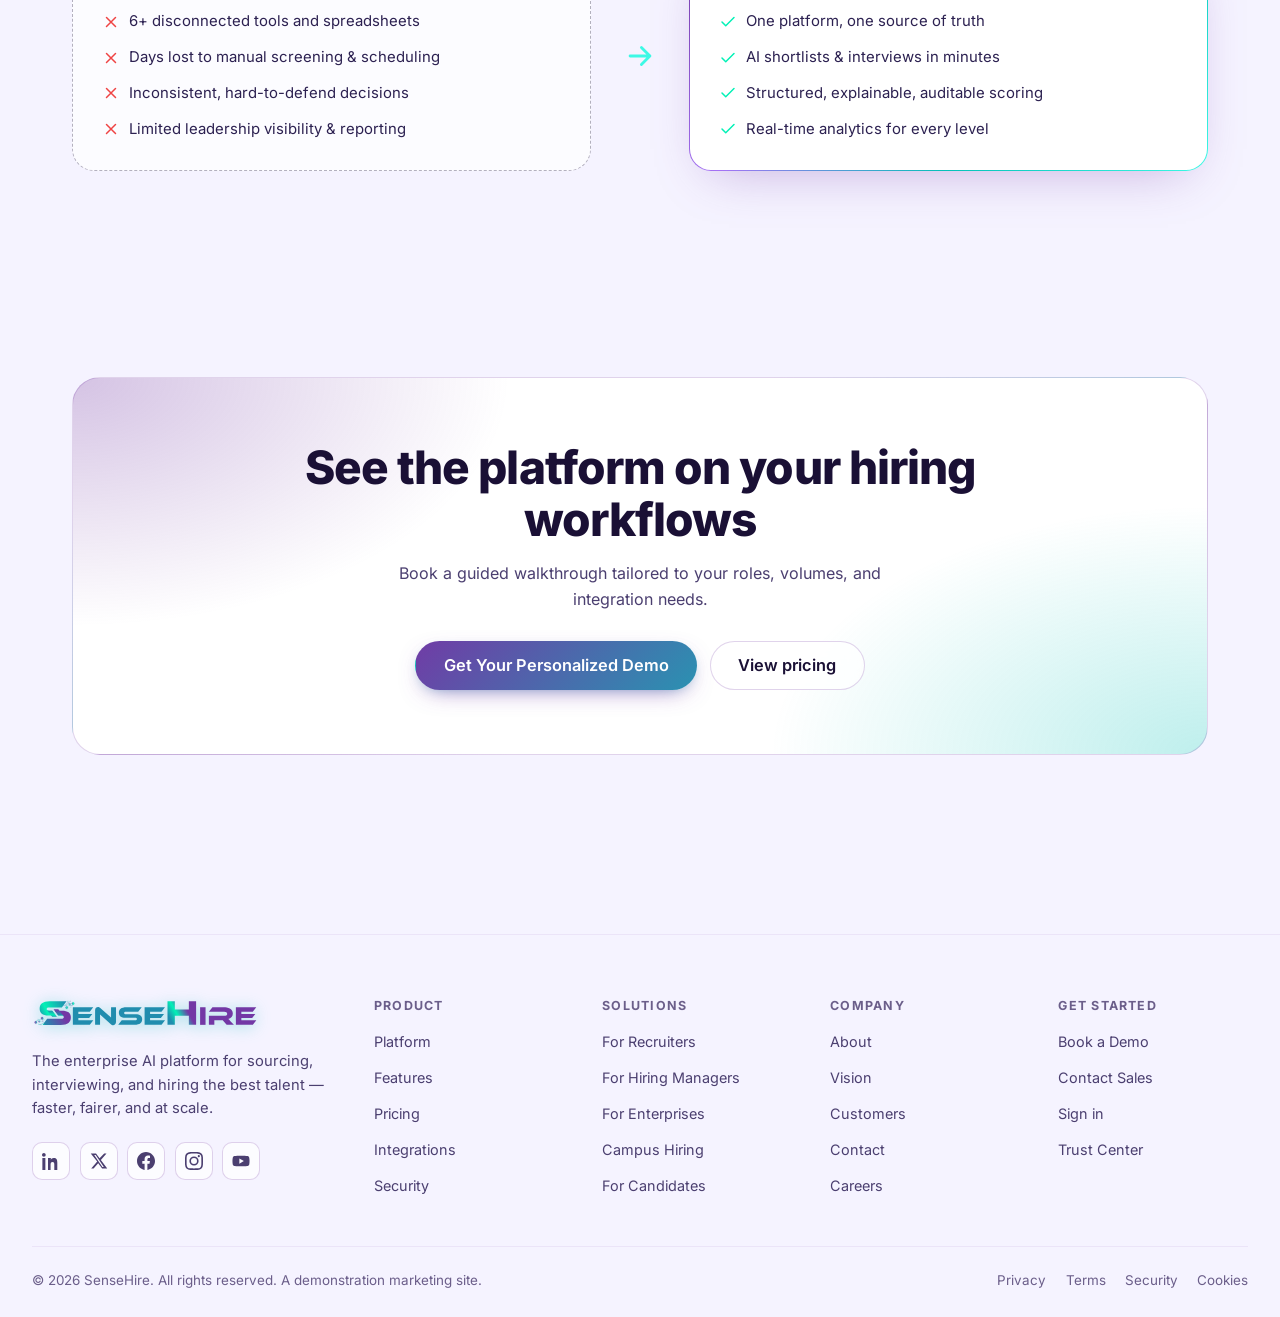
<file: docs/platform.html>
<!doctype html>
<html lang="en" class="dark">
<head>
  <meta charset="UTF-8" />
  <meta name="viewport" content="width=device-width, initial-scale=1.0" />
  <title>Platform — SenseHire AI Hiring Platform | Modules, Intelligence &amp; Architecture</title>
  <meta name="description" content="Explore the SenseHire platform: AI interviews, sourcing & talent hub, smart job descriptions, talent drives, outreach, analytics, and enterprise governance — unified, automated, and built to scale." />
  <link rel="canonical" href="https://sensehire.ai/platform.html" />
  <meta name="theme-color" content="#080C18" />
  <meta property="og:type" content="website" />
  <meta property="og:site_name" content="SenseHire" />
  <meta property="og:title" content="Platform — SenseHire AI Hiring Platform" />
  <meta property="og:description" content="One intelligent platform for the entire hiring lifecycle: sourcing, AI interviews, analytics, and enterprise governance." />
  <meta property="og:url" content="https://sensehire.ai/platform.html" />
  <meta property="og:image" content="https://sensehire.ai/assets/img/og-image.svg" />
  <meta name="twitter:card" content="summary_large_image" />
  <link rel="icon" type="image/svg+xml" href="assets/img/favicon.svg" />
  <link rel="stylesheet" href="assets/css/fonts.css" />
  <script>
    (function () { try { var k='sensehire-site-theme',s=localStorage.getItem(k),m=window.matchMedia&&window.matchMedia('(prefers-color-scheme: light)').matches,t=s||(m?'light':'dark'),r=document.documentElement; r.classList.remove('light','dark'); r.classList.add(t);} catch(e){} })();
  </script>
  <link rel="stylesheet" href="assets/css/tokens.css" />
  <link rel="stylesheet" href="assets/css/base.css" />
  <link rel="stylesheet" href="assets/css/components.css" />
</head>
<body>
  <a class="skip-link" href="#main">Skip to content</a>

  <header class="site-header" data-header>
    <nav class="nav" aria-label="Primary">
      <a class="brand" href="index.html" aria-label="SenseHire home"><img class="lockup" src="assets/img/sensehire-wordmark.svg" alt="SenseHire" width="228" height="28" /><img class="lockup-mark" src="assets/img/logo-mark.svg" alt="SenseHire" width="38" height="27" /></a>
      <div class="nav-links">
        <a href="platform.html" data-nav-link>Platform</a>
        <a href="features.html" data-nav-link>Features</a>
        <a href="pricing.html" data-nav-link>Pricing</a>
        <a href="security.html" data-nav-link>Security</a>
        <a href="company.html" data-nav-link>Company</a>
      </div>
      <div class="nav-actions">
        <button class="theme-toggle" data-theme-toggle aria-label="Switch theme" aria-pressed="false" type="button">
          <svg class="icon-moon" viewBox="0 0 24 24" fill="none" stroke="currentColor" stroke-width="2" stroke-linecap="round" stroke-linejoin="round" aria-hidden="true"><path d="M21 12.79A9 9 0 1 1 11.21 3 7 7 0 0 0 21 12.79z"/></svg>
          <svg class="icon-sun" viewBox="0 0 24 24" fill="none" stroke="currentColor" stroke-width="2" stroke-linecap="round" stroke-linejoin="round" aria-hidden="true"><circle cx="12" cy="12" r="4"/><path d="M12 2v2M12 20v2M4.93 4.93l1.41 1.41M17.66 17.66l1.41 1.41M2 12h2M20 12h2M6.34 17.66l-1.41 1.41M19.07 4.93l-1.41 1.41"/></svg>
        </button>
        <a class="btn btn-ghost btn-sm btn-demo-desktop" href="https://app.sensehire.ai/login">Sign in</a>
        <a class="btn btn-primary btn-sm" href="contact.html">Book a Demo</a>
        <button class="menu-btn" data-menu-btn aria-label="Open menu" aria-expanded="false" aria-controls="mobileMenu" type="button"><svg viewBox="0 0 24 24" fill="none" stroke="currentColor" stroke-width="2" stroke-linecap="round" aria-hidden="true"><path d="M3 6h18M3 12h18M3 18h18"/></svg></button>
      </div>
    </nav>
  </header>
  <div class="mobile-menu" id="mobileMenu" data-mobile-menu role="dialog" aria-modal="true" aria-label="Site menu">
    <a href="platform.html">Platform <span aria-hidden="true">→</span></a>
    <a href="features.html">Features <span aria-hidden="true">→</span></a>
    <a href="pricing.html">Pricing <span aria-hidden="true">→</span></a>
    <a href="security.html">Security <span aria-hidden="true">→</span></a>
    <a href="company.html">Company <span aria-hidden="true">→</span></a>
    <a href="contact.html">Contact <span aria-hidden="true">→</span></a>
    <div class="btn-row"><a class="btn btn-ghost" href="https://app.sensehire.ai/login">Sign in</a><a class="btn btn-primary" href="contact.html">Book a Demo</a></div>
  </div>

  <main id="main">

    <!-- Hero -->
    <section class="hero section">
      <div class="bg-aurora" aria-hidden="true"><span class="orb"></span></div>
      <div class="bg-grid" aria-hidden="true"></div>
      <div class="container">
        <div class="section-head" data-reveal>
          <span class="eyebrow">The platform</span>
          <h1 class="display mt-1">One intelligent platform for the entire hiring lifecycle</h1>
          <p class="lead">From the first requisition to the signed offer, SenseHire connects every step — sourcing, screening, interviewing, deciding, and reporting — with AI woven through and enterprise governance built in.</p>
          <div class="btn-row center mt-3">
            <a class="btn btn-primary btn-lg" href="contact.html">Book a Live Demo</a>
            <a class="btn btn-ghost btn-lg" href="features.html">Browse features</a>
          </div>
        </div>
      </div>
    </section>

    <!-- Capability pillars -->
    <section class="section-tight">
      <div class="container">
        <div class="grid grid-3">
          <div class="card module" data-reveal><div class="m-ic"><svg viewBox="0 0 24 24" fill="none" stroke="currentColor" stroke-width="2" stroke-linecap="round" stroke-linejoin="round"><path d="M13 2L3 14h9l-1 8 10-12h-9z"/></svg></div><h4>Automation</h4><p>Eliminate repetitive work across sourcing, scheduling, interviewing, and reporting.</p></div>
          <div class="card module" data-reveal data-reveal-delay="1"><div class="m-ic"><svg viewBox="0 0 24 24" fill="none" stroke="currentColor" stroke-width="2" stroke-linecap="round" stroke-linejoin="round"><rect x="4" y="4" width="16" height="16" rx="3"/><path d="M9 9h6v6H9z"/><path d="M9 2v2M15 2v2M9 20v2M15 20v2M2 9h2M2 15h2M20 9h2M20 15h2"/></svg></div><h4>Intelligence</h4><p>Context-aware AI for CV analysis, conversational interviews, and explainable scoring.</p></div>
          <div class="card module" data-reveal data-reveal-delay="2"><div class="m-ic"><svg viewBox="0 0 24 24" fill="none" stroke="currentColor" stroke-width="2" stroke-linecap="round" stroke-linejoin="round"><path d="M3 3v18h18"/><path d="M7 14l4-4 3 3 5-6"/></svg></div><h4>Analytics</h4><p>Role-based dashboards, an AI assistant, and enterprise reports for real-time visibility.</p></div>
          <div class="card module" data-reveal><div class="m-ic"><svg viewBox="0 0 24 24" fill="none" stroke="currentColor" stroke-width="2" stroke-linecap="round" stroke-linejoin="round"><path d="M16 18l6-6-6-6M8 6l-6 6 6 6"/></svg></div><h4>Integrations</h4><p>Open APIs and connectors link SenseHire to your HRIS, calendars, and talent sources.</p></div>
          <div class="card module" data-reveal data-reveal-delay="1"><div class="m-ic"><svg viewBox="0 0 24 24" fill="none" stroke="currentColor" stroke-width="2" stroke-linecap="round" stroke-linejoin="round"><circle cx="12" cy="12" r="9"/><path d="M12 3v18M3 12h18"/></svg></div><h4>Scalability</h4><p>Multi-tenant architecture that runs thousands of concurrent interviews worldwide.</p></div>
          <div class="card module" data-reveal data-reveal-delay="2"><div class="m-ic"><svg viewBox="0 0 24 24" fill="none" stroke="currentColor" stroke-width="2" stroke-linecap="round" stroke-linejoin="round"><path d="M12 22s8-4 8-10V5l-8-3-8 3v7c0 6 8 10 8 10z"/></svg></div><h4>Security</h4><p>SSO, RBAC, tenant isolation, and full audit trails — engineered in, not bolted on.</p></div>
        </div>
      </div>
    </section>

    <!-- Modules -->
    <section class="section" id="modules">
      <div class="bg-dots" aria-hidden="true"></div>
      <div class="container">
        <div class="section-head" data-reveal>
          <span class="eyebrow">Modules</span>
          <h2>A complete, connected product suite</h2>
          <p>Each module is powerful on its own — and exponentially more valuable together, sharing one data model, one identity layer, and one analytics fabric.</p>
        </div>
        <div class="grid grid-3">
          <div class="card card-hover module" data-reveal><div class="m-ic"><svg viewBox="0 0 24 24" fill="none" stroke="currentColor" stroke-width="2" stroke-linecap="round" stroke-linejoin="round"><rect x="2" y="7" width="20" height="14" rx="2"/><path d="M16 3l-4 4-4-4"/></svg></div><h4>AI Interviews &amp; Avatars</h4><p>Automated and live interviews with AI avatars, real-time captions, structured scoring, and proctoring.</p></div>
          <div class="card card-hover module" data-reveal data-reveal-delay="1"><div class="m-ic"><svg viewBox="0 0 24 24" fill="none" stroke="currentColor" stroke-width="2" stroke-linecap="round" stroke-linejoin="round"><circle cx="11" cy="11" r="7"/><path d="M21 21l-4.3-4.3"/></svg></div><h4>Sourcing &amp; Talent Hub</h4><p>Talent sources, CV analysis, profiles, and a unified, searchable talent pool with smart matching.</p></div>
          <div class="card card-hover module" data-reveal data-reveal-delay="2"><div class="m-ic"><svg viewBox="0 0 24 24" fill="none" stroke="currentColor" stroke-width="2" stroke-linecap="round" stroke-linejoin="round"><path d="M12 20h9"/><path d="M16.5 3.5a2.1 2.1 0 0 1 3 3L7 19l-4 1 1-4z"/></svg></div><h4>Job Descriptions &amp; Requirements</h4><p>AI-drafted, inclusive job descriptions and structured requisitions aligned to competencies.</p></div>
          <div class="card card-hover module" data-reveal><div class="m-ic"><svg viewBox="0 0 24 24" fill="none" stroke="currentColor" stroke-width="2" stroke-linecap="round" stroke-linejoin="round"><path d="M17 21v-2a4 4 0 0 0-4-4H5a4 4 0 0 0-4 4v2"/><circle cx="9" cy="7" r="4"/><path d="M23 21v-2a4 4 0 0 0-3-3.87"/><path d="M16 3.13a4 4 0 0 1 0 7.75"/></svg></div><h4>Talent Drives</h4><p>High-volume and campus hiring — schedule hundreds of interviews in waves with live capacity control.</p></div>
          <div class="card card-hover module" data-reveal data-reveal-delay="1"><div class="m-ic"><svg viewBox="0 0 24 24" fill="none" stroke="currentColor" stroke-width="2" stroke-linecap="round" stroke-linejoin="round"><path d="M21 15a2 2 0 0 1-2 2H7l-4 4V5a2 2 0 0 1 2-2h14a2 2 0 0 1 2 2z"/></svg></div><h4>Outreach &amp; Engagement</h4><p>Personalized, multi-step outreach campaigns and templates to nurture and convert talent pipelines.</p></div>
          <div class="card card-hover module" data-reveal data-reveal-delay="2"><div class="m-ic"><svg viewBox="0 0 24 24" fill="none" stroke="currentColor" stroke-width="2" stroke-linecap="round" stroke-linejoin="round"><path d="M9 3H5a2 2 0 0 0-2 2v4M15 3h4a2 2 0 0 1 2 2v4M9 21H5a2 2 0 0 1-2-2v-4M15 21h4a2 2 0 0 0 2-2v-4"/></svg></div><h4>Templates &amp; Question Bank</h4><p>Reusable interview templates and a governed question bank for consistent, on-brand evaluations.</p></div>
          <div class="card card-hover module" data-reveal><div class="m-ic"><svg viewBox="0 0 24 24" fill="none" stroke="currentColor" stroke-width="2" stroke-linecap="round" stroke-linejoin="round"><rect x="3" y="4" width="18" height="18" rx="2"/><path d="M16 2v4M8 2v4M3 10h18"/></svg></div><h4>Scheduling &amp; Calendars</h4><p>Automated scheduling with calendar integration and slot-capacity management for every interview.</p></div>
          <div class="card card-hover module" data-reveal data-reveal-delay="1"><div class="m-ic"><svg viewBox="0 0 24 24" fill="none" stroke="currentColor" stroke-width="2" stroke-linecap="round" stroke-linejoin="round"><path d="M3 3v18h18"/><rect x="7" y="11" width="3" height="6"/><rect x="12" y="7" width="3" height="10"/><rect x="17" y="9" width="3" height="8"/></svg></div><h4>Analytics &amp; Reporting</h4><p>Live dashboards, an AI Analytics Assistant, and backend-driven enterprise & global reports.</p></div>
          <div class="card card-hover module" data-reveal data-reveal-delay="2"><div class="m-ic"><svg viewBox="0 0 24 24" fill="none" stroke="currentColor" stroke-width="2" stroke-linecap="round" stroke-linejoin="round"><circle cx="12" cy="12" r="3"/><path d="M19.4 15a1.65 1.65 0 0 0 .33 1.82l.06.06a2 2 0 1 1-2.83 2.83l-.06-.06a1.65 1.65 0 0 0-2.82 1.17V21a2 2 0 0 1-4 0v-.09A1.65 1.65 0 0 0 8 19.4a1.65 1.65 0 0 0-1.82.33l-.06.06a2 2 0 1 1-2.83-2.83l.06-.06A1.65 1.65 0 0 0 4.6 14H4.5a2 2 0 0 1 0-4h.09A1.65 1.65 0 0 0 6 8.6l-.33-1.82a2 2 0 1 1 2.83-2.83l.06.06A1.65 1.65 0 0 0 11 4.6V4.5a2 2 0 0 1 4 0v.09A1.65 1.65 0 0 0 18 6l1.82-.33a2 2 0 1 1 0 2.83L19.4 9z"/></svg></div><h4>Admin &amp; Governance</h4><p>Organizations, an org wizard, managers and recruiters, support teams, system health, and audit.</p></div>
        </div>
      </div>
    </section>

    <!-- Mid-page CTA -->
    <section class="section-tight">
      <div class="container">
        <div class="card glass-strong" style="border-radius:var(--radius-lg);display:flex;flex-wrap:wrap;align-items:center;justify-content:space-between;gap:1rem" data-reveal>
          <div>
            <h3 style="font-size:1.2rem">Want the guided tour?</h3>
            <p class="muted mt-1" style="font-size:0.95rem">See these modules running on your roles and hiring volumes — in 30 minutes.</p>
          </div>
          <a class="btn btn-primary" href="contact.html">Book a Live Demo</a>
        </div>
      </div>
    </section>

    <!-- Dashboards showcase -->
    <section class="section">
      <div class="container">
        <div class="split">
          <div class="split-copy" data-reveal>
            <span class="eyebrow">Role-based workspaces</span>
            <h2 class="mt-1">Every stakeholder sees exactly what they need</h2>
            <p class="lead mt-2">SenseHire adapts to eight distinct roles — each with a purpose-built dashboard, permissions, and workflows. No clutter, no confusion, no oversharing.</p>
            <div class="pill-row mt-3">
              <span class="chip">Platform</span><span class="chip">Global</span><span class="chip">Support</span><span class="chip">Enterprise</span>
              <span class="chip">Manager</span><span class="chip">Recruiter</span><span class="chip">Candidate</span><span class="chip">Guest</span>
            </div>
            <div class="benefit-list mt-3">
              <div class="benefit-line"><svg viewBox="0 0 24 24" fill="none" stroke="currentColor" stroke-width="2" stroke-linecap="round" stroke-linejoin="round"><path d="M20 6L9 17l-5-5"/></svg><span>Executives get share-of-hire and program rollups; recruiters get day-to-day operations.</span></div>
              <div class="benefit-line"><svg viewBox="0 0 24 24" fill="none" stroke="currentColor" stroke-width="2" stroke-linecap="round" stroke-linejoin="round"><path d="M20 6L9 17l-5-5"/></svg><span>Candidates get a friendly portal with prep, system checks, and a smooth interview.</span></div>
              <div class="benefit-line"><svg viewBox="0 0 24 24" fill="none" stroke="currentColor" stroke-width="2" stroke-linecap="round" stroke-linejoin="round"><path d="M20 6L9 17l-5-5"/></svg><span>Admins get system health, monitoring, and governance across the whole platform.</span></div>
            </div>
          </div>
          <div class="split-media" data-reveal data-reveal-delay="1">
            <div class="mockup" style="animation:none">
              <div class="mockup-bar"><span class="dots"><i></i><i></i><i></i></span><span class="url">app.sensehire.ai/manager/dashboard</span></div>
              <div class="mockup-body">
                <aside class="mk-side" aria-hidden="true">
                  <img class="mk-logo" src="assets/img/logo-mark.svg" alt="" width="30" height="30" />
                  <span class="mk-nav-i on"><svg viewBox="0 0 24 24" fill="none" stroke="currentColor" stroke-width="2"><rect x="3" y="3" width="7" height="7"/><rect x="14" y="3" width="7" height="7"/><rect x="14" y="14" width="7" height="7"/><rect x="3" y="14" width="7" height="7"/></svg></span>
                  <span class="mk-nav-i"><svg viewBox="0 0 24 24" fill="none" stroke="currentColor" stroke-width="2"><path d="M16 21v-2a4 4 0 0 0-4-4H6a4 4 0 0 0-4 4v2"/><circle cx="9" cy="7" r="4"/></svg></span>
                  <span class="mk-nav-i"><svg viewBox="0 0 24 24" fill="none" stroke="currentColor" stroke-width="2"><path d="M3 3v18h18"/><path d="M7 14l4-4 3 3 5-6"/></svg></span>
                  <span class="mk-nav-i"><svg viewBox="0 0 24 24" fill="none" stroke="currentColor" stroke-width="2"><rect x="3" y="4" width="18" height="18" rx="2"/><path d="M16 2v4M8 2v4M3 10h18"/></svg></span>
                </aside>
                <div class="mk-main">
                  <div class="mk-head"><span class="mk-title">Hiring Manager · Overview</span><span class="mk-pill">This quarter</span></div>
                  <div class="mk-kpis">
                    <div class="mk-kpi"><div class="k">Open roles</div><div class="v">18</div><div class="d up">▲ 4</div></div>
                    <div class="mk-kpi"><div class="k">In interview</div><div class="v">63</div><div class="d up">▲ 21%</div></div>
                    <div class="mk-kpi"><div class="k">Offers out</div><div class="v">12</div><div class="d up">▲ 3</div></div>
                  </div>
                  <div class="mk-panels">
                    <div class="mk-panel"><div class="pl-h">Pipeline by stage</div><div class="mk-bars"><span style="height:40%"></span><span style="height:62%;animation-delay:.1s"></span><span style="height:78%;animation-delay:.2s"></span><span style="height:55%;animation-delay:.3s"></span><span style="height:90%;animation-delay:.4s"></span><span style="height:48%;animation-delay:.5s"></span></div></div>
                    <div class="mk-panel"><div class="pl-h">Requisitions</div><div class="mk-rows"><div class="mk-row"><span class="av"></span><span class="ln"><i></i><i></i></span><span class="sc">8</span></div><div class="mk-row"><span class="av"></span><span class="ln"><i></i><i></i></span><span class="sc">5</span></div><div class="mk-row"><span class="av"></span><span class="ln"><i></i><i></i></span><span class="sc">3</span></div></div></div>
                  </div>
                </div>
              </div>
            </div>
          </div>
        </div>
      </div>
    </section>

    <!-- Architecture -->
    <section class="section">
      <div class="container">
        <div class="card glass-strong" style="border-radius:var(--radius-xl);padding:clamp(1.6rem,4vw,2.6rem)" data-reveal>
          <div class="section-head left" style="margin-bottom:1.6rem">
            <span class="eyebrow">Built to scale</span>
            <h2 class="mt-1">Cloud-native architecture, enterprise reliability</h2>
            <p style="margin-inline:0">A modern, service-based platform behind a unified gateway — designed for high concurrency, resilience, and global deployment.</p>
          </div>
          <div class="grid grid-4">
            <div class="stat"><div class="num"><span data-count="99.9" data-decimals="1" data-suffix="%">0%</span></div><div class="lbl">Target uptime</div></div>
            <div class="stat"><div class="num"><span data-count="8">0</span></div><div class="lbl">Dedicated role workspaces</div></div>
            <div class="stat"><div class="num"><span data-count="1000" data-suffix="s+">0</span></div><div class="lbl">Concurrent interviews</div></div>
            <div class="stat"><div class="num"><span data-count="24" data-suffix="/7">0</span></div><div class="lbl">On-demand availability</div></div>
          </div>
          <p class="form-note center mt-3">Targets shown are design goals; specifics are confirmed in your enterprise agreement.</p>
        </div>
      </div>
    </section>

    <!-- ROI / before-after -->
    <section class="section" id="roi">
      <div class="container">
        <div class="section-head" data-reveal>
          <span class="eyebrow">Before &amp; after</span>
          <h2>Replace the busywork. Keep the judgment.</h2>
          <p>See what changes when an AI-native platform runs the hiring lifecycle end to end.</p>
        </div>
        <div class="ba-grid">
          <div class="ba-col before" data-reveal>
            <div class="ba-h"><svg viewBox="0 0 24 24" fill="none" stroke="currentColor" stroke-width="2" stroke-linecap="round"><circle cx="12" cy="12" r="9"/><path d="M12 7v5l3 3"/></svg> Without SenseHire</div>
            <ul>
              <li><svg viewBox="0 0 24 24" fill="none" stroke="currentColor" stroke-width="2" stroke-linecap="round"><path d="M18 6L6 18M6 6l12 12"/></svg> 6+ disconnected tools and spreadsheets</li>
              <li><svg viewBox="0 0 24 24" fill="none" stroke="currentColor" stroke-width="2" stroke-linecap="round"><path d="M18 6L6 18M6 6l12 12"/></svg> Days lost to manual screening &amp; scheduling</li>
              <li><svg viewBox="0 0 24 24" fill="none" stroke="currentColor" stroke-width="2" stroke-linecap="round"><path d="M18 6L6 18M6 6l12 12"/></svg> Inconsistent, hard-to-defend decisions</li>
              <li><svg viewBox="0 0 24 24" fill="none" stroke="currentColor" stroke-width="2" stroke-linecap="round"><path d="M18 6L6 18M6 6l12 12"/></svg> Limited leadership visibility &amp; reporting</li>
            </ul>
          </div>
          <div class="ba-arrow" aria-hidden="true"><svg viewBox="0 0 24 24" fill="none" stroke="currentColor" stroke-width="2" stroke-linecap="round" stroke-linejoin="round"><path d="M5 12h14M13 6l6 6-6 6"/></svg></div>
          <div class="ba-col after" data-reveal data-reveal-delay="1">
            <div class="ba-h"><img src="assets/img/sensehire-mark.svg" alt="" width="32" height="20" /> With SenseHire</div>
            <ul>
              <li><svg viewBox="0 0 24 24" fill="none" stroke="currentColor" stroke-width="2" stroke-linecap="round" stroke-linejoin="round"><path d="M20 6L9 17l-5-5"/></svg> One platform, one source of truth</li>
              <li><svg viewBox="0 0 24 24" fill="none" stroke="currentColor" stroke-width="2" stroke-linecap="round" stroke-linejoin="round"><path d="M20 6L9 17l-5-5"/></svg> AI shortlists &amp; interviews in minutes</li>
              <li><svg viewBox="0 0 24 24" fill="none" stroke="currentColor" stroke-width="2" stroke-linecap="round" stroke-linejoin="round"><path d="M20 6L9 17l-5-5"/></svg> Structured, explainable, auditable scoring</li>
              <li><svg viewBox="0 0 24 24" fill="none" stroke="currentColor" stroke-width="2" stroke-linecap="round" stroke-linejoin="round"><path d="M20 6L9 17l-5-5"/></svg> Real-time analytics for every level</li>
            </ul>
          </div>
        </div>
      </div>
    </section>

    <!-- CTA -->
    <section class="section">
      <div class="container">
        <div class="cta-band" data-reveal>
          <h2>See the platform on your hiring workflows</h2>
          <p>Book a guided walkthrough tailored to your roles, volumes, and integration needs.</p>
          <div class="btn-row"><a class="btn btn-primary btn-lg" href="contact.html">Get Your Personalized Demo</a><a class="btn btn-ghost btn-lg" href="pricing.html">View pricing</a></div>
        </div>
      </div>
    </section>

  </main>

  <footer class="site-footer">
    <div class="container container-wide">
      <div class="footer-grid">
        <div class="footer-brand">
          <a class="brand" href="index.html" aria-label="SenseHire home"><img class="lockup" src="assets/img/sensehire-wordmark.svg" alt="SenseHire" width="228" height="28" /><img class="lockup-mark" src="assets/img/logo-mark.svg" alt="SenseHire" width="38" height="27" /></a>
          <p>The enterprise AI platform for sourcing, interviewing, and hiring the best talent — faster, fairer, and at scale.</p>
          <div class="social">
            <a href="https://www.linkedin.com/company/sensehire" target="_blank" rel="noopener noreferrer" aria-label="SenseHire on LinkedIn"><svg viewBox="0 0 24 24" fill="currentColor" aria-hidden="true"><path d="M4.98 3.5A2.5 2.5 0 1 1 0 3.5a2.5 2.5 0 0 1 4.98 0zM.5 8h4V24h-4zM8 8h3.8v2.2h.05c.53-1 1.83-2.2 3.77-2.2 4.03 0 4.78 2.65 4.78 6.1V24h-4v-6.9c0-1.65-.03-3.77-2.3-3.77-2.3 0-2.65 1.8-2.65 3.65V24H8z"/></svg></a>
            <a href="https://x.com/sensehire" target="_blank" rel="noopener noreferrer" aria-label="SenseHire on X"><svg viewBox="0 0 24 24" fill="currentColor" aria-hidden="true"><path d="M18.9 2H22l-7.5 8.6L23 22h-6.8l-5.3-7-6.1 7H1.6l8-9.2L1 2h7l4.8 6.4L18.9 2zm-2.4 18h1.9L7.6 4H5.6z"/></svg></a>
            <a href="https://www.facebook.com/sensehire/" target="_blank" rel="noopener noreferrer" aria-label="SenseHire on Facebook"><svg viewBox="0 0 24 24" fill="currentColor" aria-hidden="true"><path d="M24 12.073c0-6.627-5.373-12-12-12s-12 5.373-12 12c0 5.99 4.388 10.954 10.125 11.854v-8.385H7.078v-3.47h3.047V9.43c0-3.007 1.792-4.669 4.533-4.669 1.312 0 2.686.235 2.686.235v2.953H15.83c-1.491 0-1.956.925-1.956 1.874v2.25h3.328l-.532 3.47h-2.796v8.385C19.612 23.027 24 18.062 24 12.073z"/></svg></a>
            <a href="https://www.instagram.com/sensehire" target="_blank" rel="noopener noreferrer" aria-label="SenseHire on Instagram"><svg viewBox="0 0 24 24" fill="currentColor" aria-hidden="true"><path d="M12 2.163c3.204 0 3.584.012 4.85.07 3.252.148 4.771 1.691 4.919 4.919.058 1.265.069 1.645.069 4.849 0 3.205-.012 3.584-.069 4.849-.149 3.225-1.664 4.771-4.919 4.919-1.266.058-1.644.07-4.85.07-3.204 0-3.584-.012-4.849-.07-3.26-.149-4.771-1.699-4.919-4.92-.058-1.265-.07-1.644-.07-4.849 0-3.204.013-3.583.07-4.849.149-3.227 1.664-4.771 4.919-4.919 1.266-.057 1.645-.069 4.849-.069zM12 0C8.741 0 8.333.014 7.053.072 2.695.272.273 2.69.073 7.052.014 8.333 0 8.741 0 12c0 3.259.014 3.668.072 4.948.2 4.358 2.618 6.78 6.98 6.98C8.333 23.986 8.741 24 12 24c3.259 0 3.668-.014 4.948-.072 4.354-.2 6.782-2.618 6.979-6.98.059-1.28.073-1.689.073-4.948 0-3.259-.014-3.667-.072-4.947-.196-4.354-2.617-6.78-6.979-6.98C15.668.014 15.259 0 12 0zm0 5.838a6.162 6.162 0 100 12.324 6.162 6.162 0 000-12.324zM12 16a4 4 0 110-8 4 4 0 010 8zm6.406-11.845a1.44 1.44 0 100 2.881 1.44 1.44 0 000-2.881z"/></svg></a>
            <a href="https://www.youtube.com/@sensehire" target="_blank" rel="noopener noreferrer" aria-label="SenseHire on YouTube"><svg viewBox="0 0 24 24" fill="currentColor" aria-hidden="true"><path d="M23 7.5a3 3 0 0 0-2.1-2.1C19 5 12 5 12 5s-7 0-8.9.4A3 3 0 0 0 1 7.5 31 31 0 0 0 .6 12 31 31 0 0 0 1 16.5a3 3 0 0 0 2.1 2.1C5 19 12 19 12 19s7 0 8.9-.4a3 3 0 0 0 2.1-2.1 31 31 0 0 0 .4-4.5 31 31 0 0 0-.4-4.5zM9.8 15.5v-7l6 3.5z"/></svg></a>
          </div>
        </div>
        <div class="footer-col"><h5>Product</h5><ul><li><a href="platform.html">Platform</a></li><li><a href="features.html">Features</a></li><li><a href="pricing.html">Pricing</a></li><li><a href="security.html#integrations">Integrations</a></li><li><a href="security.html">Security</a></li></ul></div>
        <div class="footer-col"><h5>Solutions</h5><ul><li><a href="features.html#use-cases">For Recruiters</a></li><li><a href="features.html#use-cases">For Hiring Managers</a></li><li><a href="features.html#use-cases">For Enterprises</a></li><li><a href="features.html#use-cases">Campus Hiring</a></li><li><a href="features.html#use-cases">For Candidates</a></li></ul></div>
        <div class="footer-col"><h5>Company</h5><ul><li><a href="company.html">About</a></li><li><a href="company.html#vision">Vision</a></li><li><a href="company.html#customers">Customers</a></li><li><a href="contact.html">Contact</a></li><li><a href="contact.html">Careers</a></li></ul></div>
        <div class="footer-col"><h5>Get started</h5><ul><li><a href="contact.html">Book a Demo</a></li><li><a href="contact.html#sales">Contact Sales</a></li><li><a href="https://app.sensehire.ai/login">Sign in</a></li><li><a href="security.html">Trust Center</a></li></ul></div>
      </div>
      <div class="footer-bottom">
        <p>© <span id="year">2026</span> SenseHire. All rights reserved. A demonstration marketing site.</p>
        <div class="legal"><a href="#">Privacy</a><a href="#">Terms</a><a href="security.html">Security</a><a href="#">Cookies</a></div>
      </div>
    </div>
  </footer>

  <!-- Mobile sticky CTA -->
  <div class="sticky-cta" data-sticky-cta>
    <a class="btn btn-primary" href="contact.html">Book a Demo</a>
    <a class="btn btn-ghost" href="pricing.html">Pricing</a>
  </div>

  <script src="assets/js/theme.js"></script>
  <script src="assets/js/nav.js"></script>
  <script src="assets/js/reveal.js"></script>
  <script src="assets/js/ui.js"></script>
  <script>document.getElementById('year').textContent = new Date().getFullYear();</script>
</body>
</html>
</file>
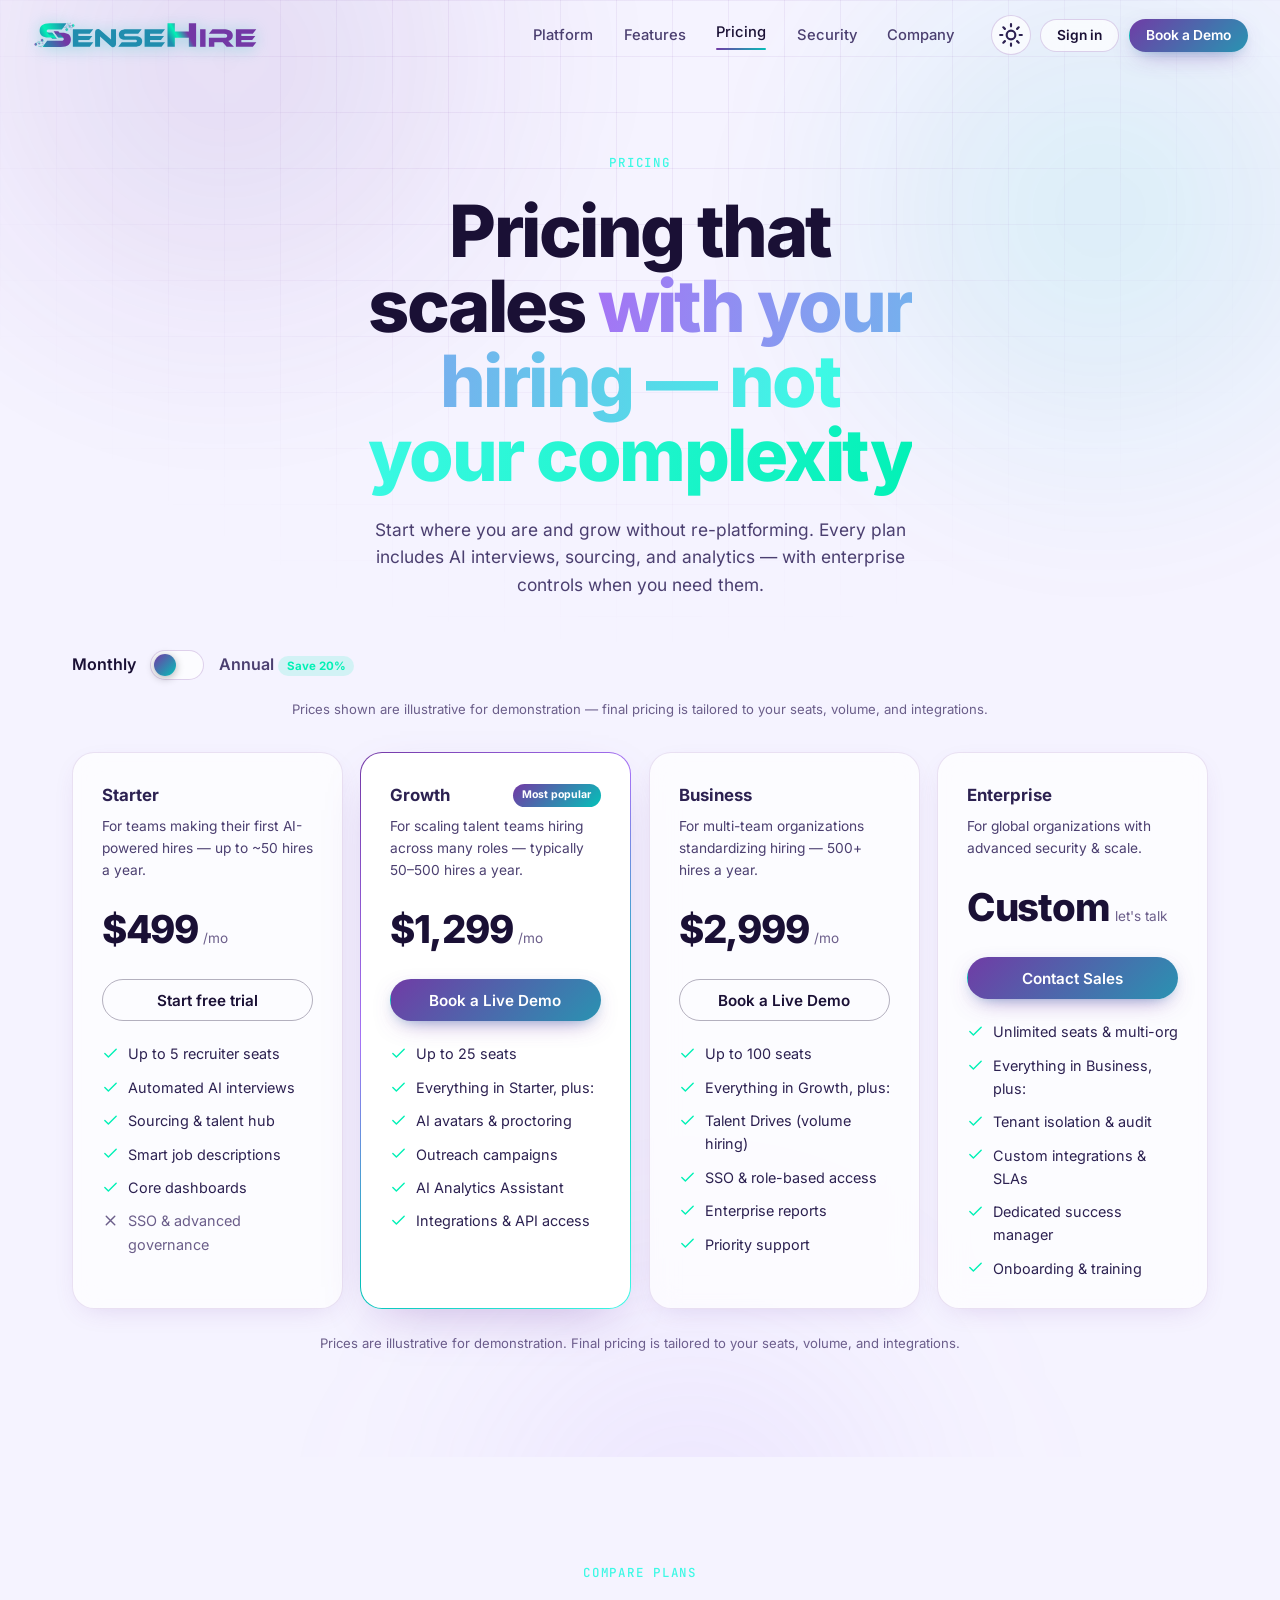
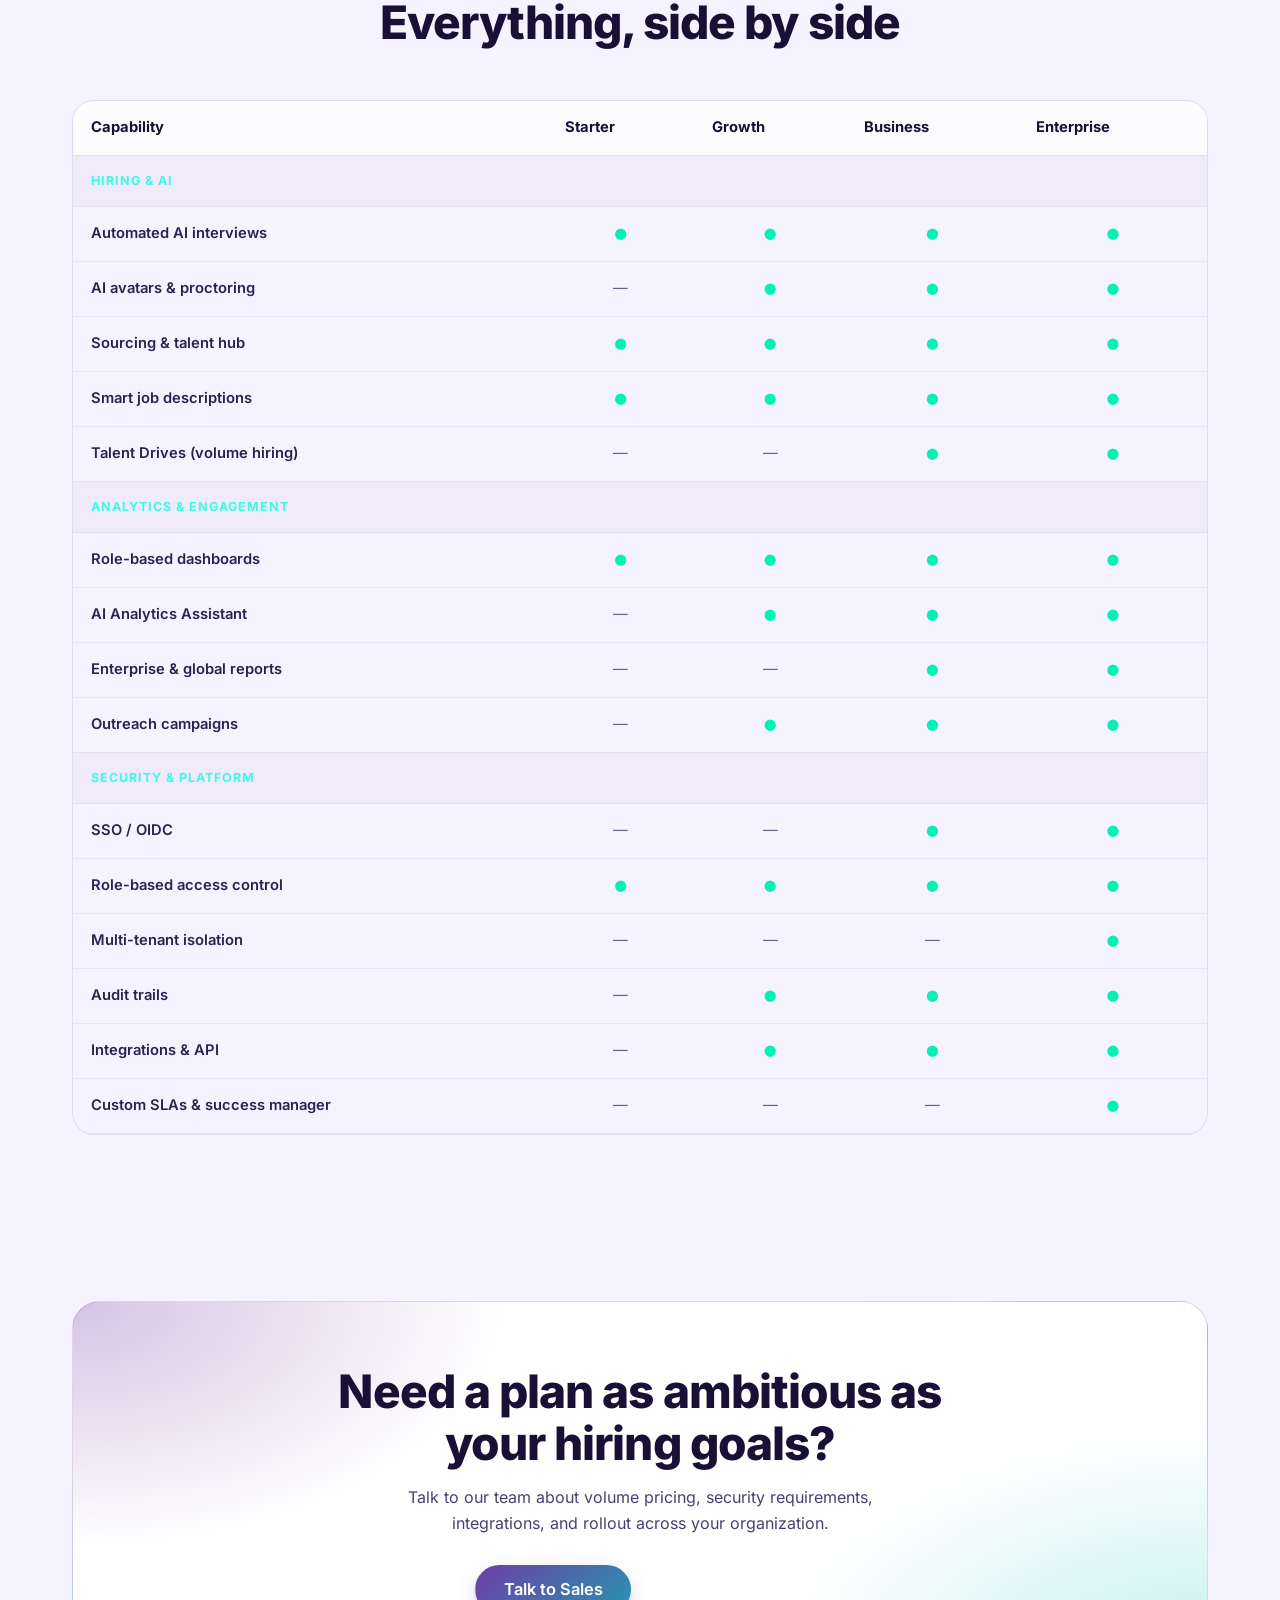
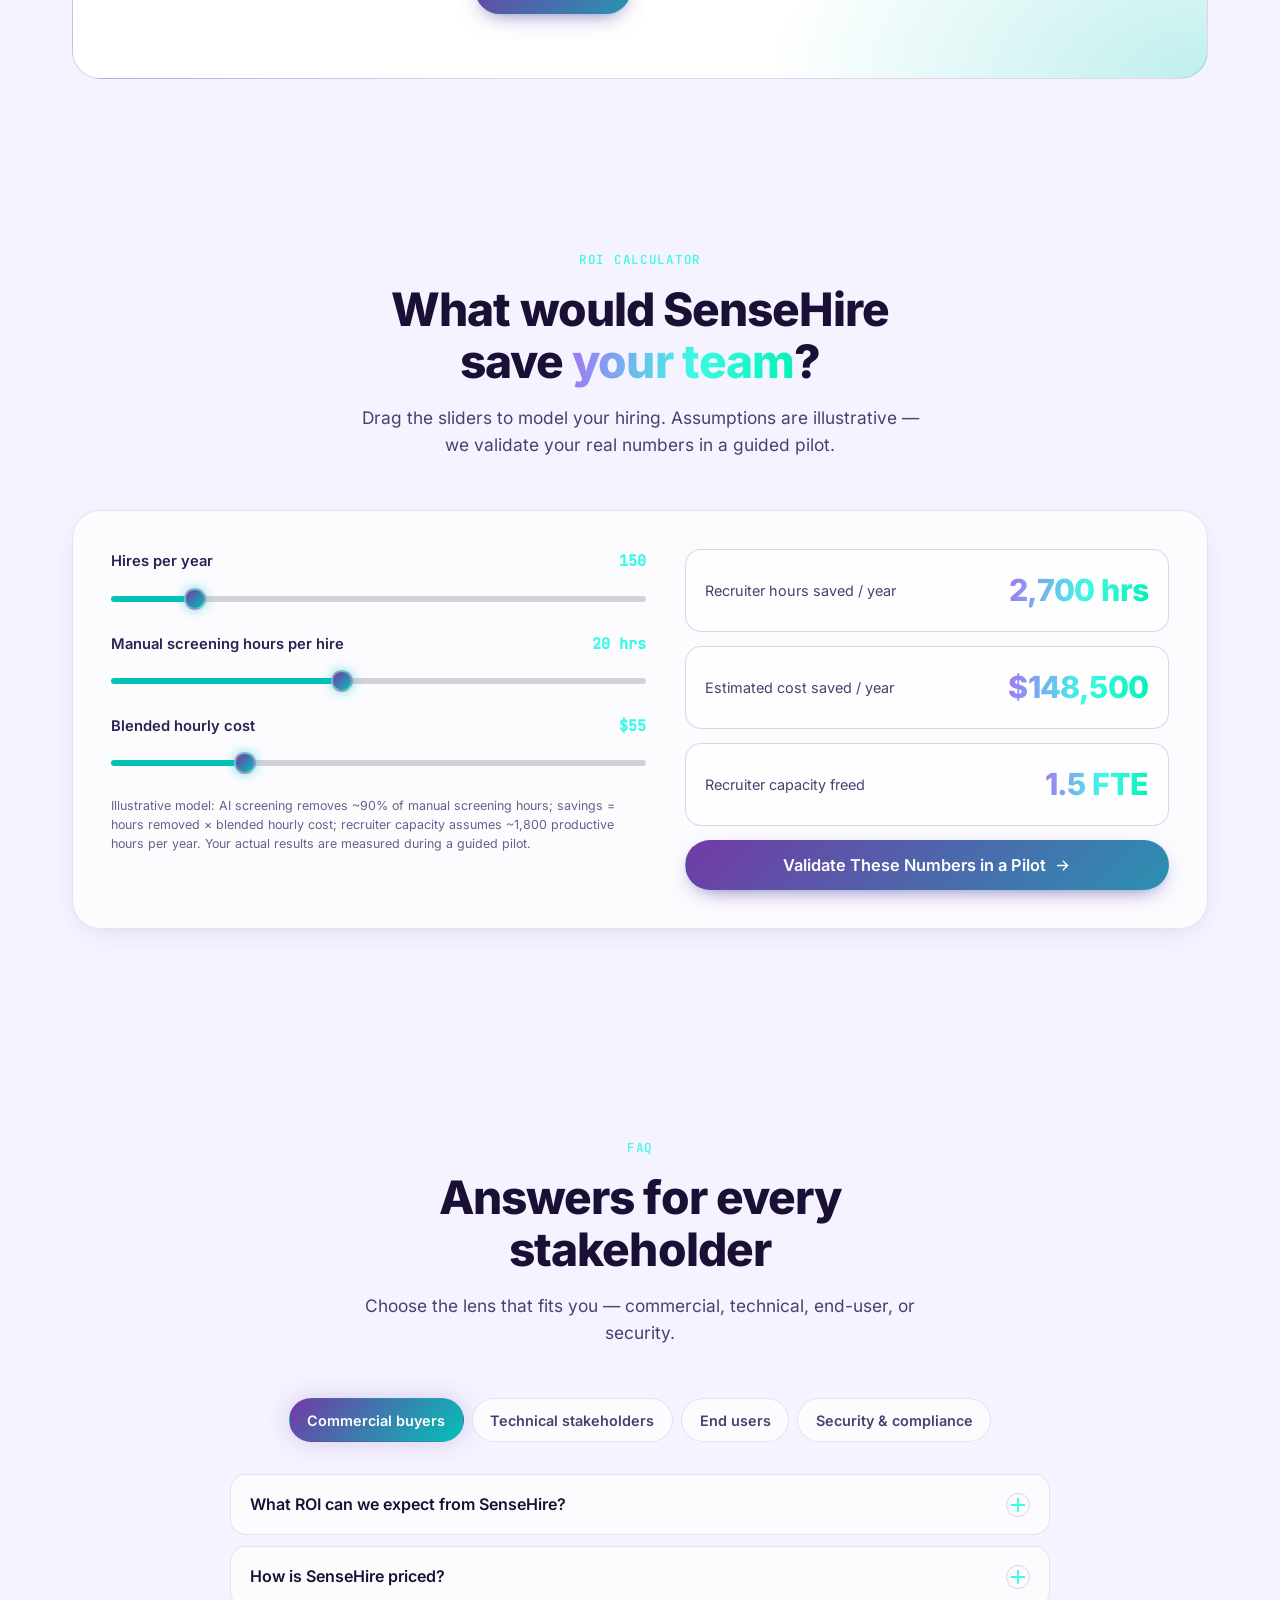
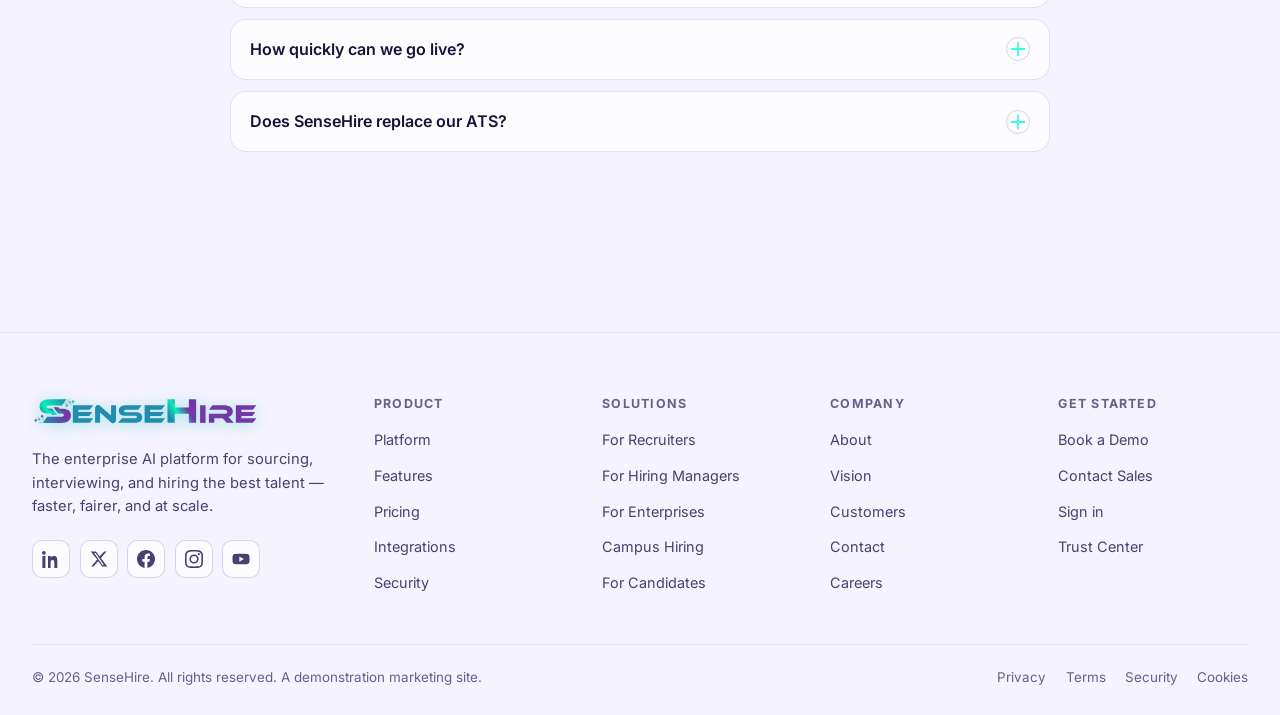
<file: docs/pricing.html>
<!doctype html>
<html lang="en" class="dark">
<head>
  <meta charset="UTF-8" />
  <meta name="viewport" content="width=device-width, initial-scale=1.0" />
  <title>Pricing &amp; Plans — SenseHire AI Hiring Platform</title>
  <meta name="description" content="Simple, scalable pricing for SenseHire — from growing teams to global enterprises. Compare plans, see what's included, and talk to sales for custom enterprise pricing." />
  <link rel="canonical" href="https://sensehire.ai/pricing.html" />
  <meta name="theme-color" content="#080C18" />
  <meta property="og:type" content="website" />
  <meta property="og:site_name" content="SenseHire" />
  <meta property="og:title" content="Pricing &amp; Plans — SenseHire" />
  <meta property="og:description" content="Scalable pricing from growing teams to global enterprises. Compare plans and talk to sales." />
  <meta property="og:url" content="https://sensehire.ai/pricing.html" />
  <meta property="og:image" content="https://sensehire.ai/assets/img/og-image.svg" />
  <meta name="twitter:card" content="summary_large_image" />
  <link rel="icon" type="image/svg+xml" href="assets/img/favicon.svg" />
  <link rel="stylesheet" href="assets/css/fonts.css" />
  <script>
    (function () { try { var k='sensehire-site-theme',s=localStorage.getItem(k),m=window.matchMedia&&window.matchMedia('(prefers-color-scheme: light)').matches,t=s||(m?'light':'dark'),r=document.documentElement; r.classList.remove('light','dark'); r.classList.add(t);} catch(e){} })();
  </script>
  <link rel="stylesheet" href="assets/css/tokens.css" />
  <link rel="stylesheet" href="assets/css/base.css" />
  <link rel="stylesheet" href="assets/css/components.css" />
  <script type="application/ld+json">
  {
    "@context": "https://schema.org",
    "@type": "FAQPage",
    "mainEntity": [
      { "@type": "Question", "name": "How is SenseHire priced?", "acceptedAnswer": { "@type": "Answer", "text": "Plans scale with your team and hiring volume. Growing teams start on a fixed monthly plan; enterprises get custom pricing aligned to seats, volume, and integrations. Book a demo for a tailored quote." } },
      { "@type": "Question", "name": "Is SenseHire secure enough for enterprise?", "acceptedAnswer": { "@type": "Answer", "text": "Yes. SenseHire provides SSO/OIDC, role-based access control, multi-tenant isolation, and complete audit trails, with privacy and governance built in." } },
      { "@type": "Question", "name": "How long does implementation take?", "acceptedAnswer": { "@type": "Answer", "text": "Most teams are live within weeks using guided onboarding, prebuilt interview templates, and a question bank." } }
    ]
  }
  </script>
</head>
<body>
  <a class="skip-link" href="#main">Skip to content</a>

  <header class="site-header" data-header>
    <nav class="nav" aria-label="Primary">
      <a class="brand" href="index.html" aria-label="SenseHire home"><img class="lockup" src="assets/img/sensehire-wordmark.svg" alt="SenseHire" width="228" height="28" /><img class="lockup-mark" src="assets/img/logo-mark.svg" alt="SenseHire" width="38" height="27" /></a>
      <div class="nav-links">
        <a href="platform.html" data-nav-link>Platform</a>
        <a href="features.html" data-nav-link>Features</a>
        <a href="pricing.html" data-nav-link>Pricing</a>
        <a href="security.html" data-nav-link>Security</a>
        <a href="company.html" data-nav-link>Company</a>
      </div>
      <div class="nav-actions">
        <button class="theme-toggle" data-theme-toggle aria-label="Switch theme" aria-pressed="false" type="button">
          <svg class="icon-moon" viewBox="0 0 24 24" fill="none" stroke="currentColor" stroke-width="2" stroke-linecap="round" stroke-linejoin="round" aria-hidden="true"><path d="M21 12.79A9 9 0 1 1 11.21 3 7 7 0 0 0 21 12.79z"/></svg>
          <svg class="icon-sun" viewBox="0 0 24 24" fill="none" stroke="currentColor" stroke-width="2" stroke-linecap="round" stroke-linejoin="round" aria-hidden="true"><circle cx="12" cy="12" r="4"/><path d="M12 2v2M12 20v2M4.93 4.93l1.41 1.41M17.66 17.66l1.41 1.41M2 12h2M20 12h2M6.34 17.66l-1.41 1.41M19.07 4.93l-1.41 1.41"/></svg>
        </button>
        <a class="btn btn-ghost btn-sm btn-demo-desktop" href="https://app.sensehire.ai/login">Sign in</a>
        <a class="btn btn-primary btn-sm" href="contact.html">Book a Demo</a>
        <button class="menu-btn" data-menu-btn aria-label="Open menu" aria-expanded="false" aria-controls="mobileMenu" type="button"><svg viewBox="0 0 24 24" fill="none" stroke="currentColor" stroke-width="2" stroke-linecap="round" aria-hidden="true"><path d="M3 6h18M3 12h18M3 18h18"/></svg></button>
      </div>
    </nav>
  </header>
  <div class="mobile-menu" id="mobileMenu" data-mobile-menu role="dialog" aria-modal="true" aria-label="Site menu">
    <a href="platform.html">Platform <span aria-hidden="true">→</span></a>
    <a href="features.html">Features <span aria-hidden="true">→</span></a>
    <a href="pricing.html">Pricing <span aria-hidden="true">→</span></a>
    <a href="security.html">Security <span aria-hidden="true">→</span></a>
    <a href="company.html">Company <span aria-hidden="true">→</span></a>
    <a href="contact.html">Contact <span aria-hidden="true">→</span></a>
    <div class="btn-row"><a class="btn btn-ghost" href="https://app.sensehire.ai/login">Sign in</a><a class="btn btn-primary" href="contact.html">Book a Demo</a></div>
  </div>

  <main id="main">

    <!-- Hero -->
    <section class="hero section">
      <div class="bg-aurora" aria-hidden="true"><span class="orb"></span></div>
      <div class="bg-grid" aria-hidden="true"></div>
      <div class="container">
        <div class="section-head" data-reveal>
          <span class="eyebrow">Pricing</span>
          <h1 class="display mt-1">Pricing that scales <span class="text-gradient">with your hiring — not your complexity</span></h1>
          <p class="lead">Start where you are and grow without re-platforming. Every plan includes AI interviews, sourcing, and analytics — with enterprise controls when you need them.</p>
        </div>

        <div class="billing-toggle" data-reveal>
          <span class="lab on" data-bill-monthly>Monthly</span>
          <button class="switch" role="switch" data-billing-switch aria-checked="false" aria-label="Toggle annual billing" type="button"></button>
          <span class="lab" data-bill-yearly>Annual <span class="save-pill">Save 20%</span></span>
        </div>

        <p class="form-note center" style="margin:-1.4rem auto 2rem" data-reveal>Prices shown are illustrative for demonstration — final pricing is tailored to your seats, volume, and integrations.</p>

        <div class="pricing-grid">
          <!-- Starter -->
          <div class="card plan" data-reveal>
            <div class="p-name">Starter</div>
            <p class="p-desc">For teams making their first AI-powered hires — up to ~50 hires a year.</p>
            <div class="p-price"><span class="amt" data-price data-monthly="$499" data-yearly="$399">$499</span><span class="per" data-per>/mo</span></div>
            <a class="btn btn-outline btn-block p-cta" href="contact.html">Start free trial</a>
            <ul>
              <li><svg viewBox="0 0 24 24" fill="none" stroke="currentColor" stroke-width="2" stroke-linecap="round" stroke-linejoin="round"><path d="M20 6L9 17l-5-5"/></svg> Up to 5 recruiter seats</li>
              <li><svg viewBox="0 0 24 24" fill="none" stroke="currentColor" stroke-width="2" stroke-linecap="round" stroke-linejoin="round"><path d="M20 6L9 17l-5-5"/></svg> Automated AI interviews</li>
              <li><svg viewBox="0 0 24 24" fill="none" stroke="currentColor" stroke-width="2" stroke-linecap="round" stroke-linejoin="round"><path d="M20 6L9 17l-5-5"/></svg> Sourcing &amp; talent hub</li>
              <li><svg viewBox="0 0 24 24" fill="none" stroke="currentColor" stroke-width="2" stroke-linecap="round" stroke-linejoin="round"><path d="M20 6L9 17l-5-5"/></svg> Smart job descriptions</li>
              <li><svg viewBox="0 0 24 24" fill="none" stroke="currentColor" stroke-width="2" stroke-linecap="round" stroke-linejoin="round"><path d="M20 6L9 17l-5-5"/></svg> Core dashboards</li>
              <li class="off"><svg viewBox="0 0 24 24" fill="none" stroke="currentColor" stroke-width="2" stroke-linecap="round"><path d="M18 6L6 18M6 6l12 12"/></svg> SSO &amp; advanced governance</li>
            </ul>
          </div>
          <!-- Growth -->
          <div class="card plan popular" data-reveal data-reveal-delay="1">
            <div class="p-name">Growth <span class="tag">Most popular</span></div>
            <p class="p-desc">For scaling talent teams hiring across many roles — typically 50–500 hires a year.</p>
            <div class="p-price"><span class="amt" data-price data-monthly="$1,299" data-yearly="$1,039">$1,299</span><span class="per" data-per>/mo</span></div>
            <a class="btn btn-primary btn-block p-cta" href="contact.html">Book a Live Demo</a>
            <ul>
              <li><svg viewBox="0 0 24 24" fill="none" stroke="currentColor" stroke-width="2" stroke-linecap="round" stroke-linejoin="round"><path d="M20 6L9 17l-5-5"/></svg> Up to 25 seats</li>
              <li><svg viewBox="0 0 24 24" fill="none" stroke="currentColor" stroke-width="2" stroke-linecap="round" stroke-linejoin="round"><path d="M20 6L9 17l-5-5"/></svg> Everything in Starter, plus:</li>
              <li><svg viewBox="0 0 24 24" fill="none" stroke="currentColor" stroke-width="2" stroke-linecap="round" stroke-linejoin="round"><path d="M20 6L9 17l-5-5"/></svg> AI avatars &amp; proctoring</li>
              <li><svg viewBox="0 0 24 24" fill="none" stroke="currentColor" stroke-width="2" stroke-linecap="round" stroke-linejoin="round"><path d="M20 6L9 17l-5-5"/></svg> Outreach campaigns</li>
              <li><svg viewBox="0 0 24 24" fill="none" stroke="currentColor" stroke-width="2" stroke-linecap="round" stroke-linejoin="round"><path d="M20 6L9 17l-5-5"/></svg> AI Analytics Assistant</li>
              <li><svg viewBox="0 0 24 24" fill="none" stroke="currentColor" stroke-width="2" stroke-linecap="round" stroke-linejoin="round"><path d="M20 6L9 17l-5-5"/></svg> Integrations &amp; API access</li>
            </ul>
          </div>
          <!-- Business -->
          <div class="card plan" data-reveal data-reveal-delay="2">
            <div class="p-name">Business</div>
            <p class="p-desc">For multi-team organizations standardizing hiring — 500+ hires a year.</p>
            <div class="p-price"><span class="amt" data-price data-monthly="$2,999" data-yearly="$2,399">$2,999</span><span class="per" data-per>/mo</span></div>
            <a class="btn btn-outline btn-block p-cta" href="contact.html">Book a Live Demo</a>
            <ul>
              <li><svg viewBox="0 0 24 24" fill="none" stroke="currentColor" stroke-width="2" stroke-linecap="round" stroke-linejoin="round"><path d="M20 6L9 17l-5-5"/></svg> Up to 100 seats</li>
              <li><svg viewBox="0 0 24 24" fill="none" stroke="currentColor" stroke-width="2" stroke-linecap="round" stroke-linejoin="round"><path d="M20 6L9 17l-5-5"/></svg> Everything in Growth, plus:</li>
              <li><svg viewBox="0 0 24 24" fill="none" stroke="currentColor" stroke-width="2" stroke-linecap="round" stroke-linejoin="round"><path d="M20 6L9 17l-5-5"/></svg> Talent Drives (volume hiring)</li>
              <li><svg viewBox="0 0 24 24" fill="none" stroke="currentColor" stroke-width="2" stroke-linecap="round" stroke-linejoin="round"><path d="M20 6L9 17l-5-5"/></svg> SSO &amp; role-based access</li>
              <li><svg viewBox="0 0 24 24" fill="none" stroke="currentColor" stroke-width="2" stroke-linecap="round" stroke-linejoin="round"><path d="M20 6L9 17l-5-5"/></svg> Enterprise reports</li>
              <li><svg viewBox="0 0 24 24" fill="none" stroke="currentColor" stroke-width="2" stroke-linecap="round" stroke-linejoin="round"><path d="M20 6L9 17l-5-5"/></svg> Priority support</li>
            </ul>
          </div>
          <!-- Enterprise -->
          <div class="card plan" data-reveal data-reveal-delay="3">
            <div class="p-name">Enterprise</div>
            <p class="p-desc">For global organizations with advanced security &amp; scale.</p>
            <div class="p-price"><span class="amt">Custom</span><span class="per">let's talk</span></div>
            <a class="btn btn-primary btn-block p-cta" href="contact.html#sales">Contact Sales</a>
            <ul>
              <li><svg viewBox="0 0 24 24" fill="none" stroke="currentColor" stroke-width="2" stroke-linecap="round" stroke-linejoin="round"><path d="M20 6L9 17l-5-5"/></svg> Unlimited seats &amp; multi-org</li>
              <li><svg viewBox="0 0 24 24" fill="none" stroke="currentColor" stroke-width="2" stroke-linecap="round" stroke-linejoin="round"><path d="M20 6L9 17l-5-5"/></svg> Everything in Business, plus:</li>
              <li><svg viewBox="0 0 24 24" fill="none" stroke="currentColor" stroke-width="2" stroke-linecap="round" stroke-linejoin="round"><path d="M20 6L9 17l-5-5"/></svg> Tenant isolation &amp; audit</li>
              <li><svg viewBox="0 0 24 24" fill="none" stroke="currentColor" stroke-width="2" stroke-linecap="round" stroke-linejoin="round"><path d="M20 6L9 17l-5-5"/></svg> Custom integrations &amp; SLAs</li>
              <li><svg viewBox="0 0 24 24" fill="none" stroke="currentColor" stroke-width="2" stroke-linecap="round" stroke-linejoin="round"><path d="M20 6L9 17l-5-5"/></svg> Dedicated success manager</li>
              <li><svg viewBox="0 0 24 24" fill="none" stroke="currentColor" stroke-width="2" stroke-linecap="round" stroke-linejoin="round"><path d="M20 6L9 17l-5-5"/></svg> Onboarding &amp; training</li>
            </ul>
          </div>
        </div>
        <p class="form-note center mt-3">Prices are illustrative for demonstration. Final pricing is tailored to your seats, volume, and integrations.</p>
      </div>
    </section>

    <!-- Comparison table -->
    <section class="section">
      <div class="container">
        <div class="section-head" data-reveal>
          <span class="eyebrow">Compare plans</span>
          <h2>Everything, side by side</h2>
        </div>
        <div class="table-wrap" data-reveal>
          <table class="compare">
            <thead>
              <tr><th scope="col">Capability</th><th scope="col">Starter</th><th scope="col">Growth</th><th scope="col">Business</th><th scope="col">Enterprise</th></tr>
            </thead>
            <tbody>
              <tr class="row-group"><td colspan="5">Hiring &amp; AI</td></tr>
              <tr><th scope="row">Automated AI interviews</th><td class="yes">●</td><td class="yes">●</td><td class="yes">●</td><td class="yes">●</td></tr>
              <tr><th scope="row">AI avatars &amp; proctoring</th><td class="no">—</td><td class="yes">●</td><td class="yes">●</td><td class="yes">●</td></tr>
              <tr><th scope="row">Sourcing &amp; talent hub</th><td class="yes">●</td><td class="yes">●</td><td class="yes">●</td><td class="yes">●</td></tr>
              <tr><th scope="row">Smart job descriptions</th><td class="yes">●</td><td class="yes">●</td><td class="yes">●</td><td class="yes">●</td></tr>
              <tr><th scope="row">Talent Drives (volume hiring)</th><td class="no">—</td><td class="no">—</td><td class="yes">●</td><td class="yes">●</td></tr>
              <tr class="row-group"><td colspan="5">Analytics &amp; engagement</td></tr>
              <tr><th scope="row">Role-based dashboards</th><td class="yes">●</td><td class="yes">●</td><td class="yes">●</td><td class="yes">●</td></tr>
              <tr><th scope="row">AI Analytics Assistant</th><td class="no">—</td><td class="yes">●</td><td class="yes">●</td><td class="yes">●</td></tr>
              <tr><th scope="row">Enterprise &amp; global reports</th><td class="no">—</td><td class="no">—</td><td class="yes">●</td><td class="yes">●</td></tr>
              <tr><th scope="row">Outreach campaigns</th><td class="no">—</td><td class="yes">●</td><td class="yes">●</td><td class="yes">●</td></tr>
              <tr class="row-group"><td colspan="5">Security &amp; platform</td></tr>
              <tr><th scope="row">SSO / OIDC</th><td class="no">—</td><td class="no">—</td><td class="yes">●</td><td class="yes">●</td></tr>
              <tr><th scope="row">Role-based access control</th><td class="yes">●</td><td class="yes">●</td><td class="yes">●</td><td class="yes">●</td></tr>
              <tr><th scope="row">Multi-tenant isolation</th><td class="no">—</td><td class="no">—</td><td class="no">—</td><td class="yes">●</td></tr>
              <tr><th scope="row">Audit trails</th><td class="no">—</td><td class="yes">●</td><td class="yes">●</td><td class="yes">●</td></tr>
              <tr><th scope="row">Integrations &amp; API</th><td class="no">—</td><td class="yes">●</td><td class="yes">●</td><td class="yes">●</td></tr>
              <tr><th scope="row">Custom SLAs &amp; success manager</th><td class="no">—</td><td class="no">—</td><td class="no">—</td><td class="yes">●</td></tr>
            </tbody>
          </table>
        </div>
      </div>
    </section>

    <!-- Enterprise CTA -->
    <section class="section-tight">
      <div class="container">
        <div class="cta-band" data-reveal>
          <h2>Need a plan as ambitious as your hiring goals?</h2>
          <p>Talk to our team about volume pricing, security requirements, integrations, and rollout across your organization.</p>
          <div class="btn-row"><a class="btn btn-primary btn-lg" href="contact.html#sales">Talk to Sales</a><a class="btn btn-ghost btn-lg" href="contact.html">Book a Demo</a></div>
        </div>
      </div>
    </section>

    <!-- ROI calculator -->
    <section class="section" id="calculator">
      <div class="container">
        <div class="section-head" data-reveal>
          <span class="eyebrow">ROI calculator</span>
          <h2>What would SenseHire save <span class="text-gradient">your team</span>?</h2>
          <p>Drag the sliders to model your hiring. Assumptions are illustrative — we validate your real numbers in a guided pilot.</p>
        </div>
        <div class="card glass-strong" style="border-radius:var(--radius-xl);padding:clamp(1.5rem,4vw,2.4rem)" data-reveal data-calc>
          <div class="calc-grid">
            <div>
              <div class="slider-field">
                <div class="sf-head">
                  <label for="calcHires">Hires per year</label>
                  <span class="sf-val" data-val="calcHires">150</span>
                </div>
                <input class="range" type="range" id="calcHires" min="10" max="1000" step="10" value="150" />
              </div>
              <div class="slider-field">
                <div class="sf-head">
                  <label for="calcHours">Manual screening hours per hire</label>
                  <span class="sf-val" data-val="calcHours">20 hrs</span>
                </div>
                <input class="range" type="range" id="calcHours" min="5" max="40" step="1" value="20" data-suffix=" hrs" />
              </div>
              <div class="slider-field">
                <div class="sf-head">
                  <label for="calcRate">Blended hourly cost</label>
                  <span class="sf-val" data-val="calcRate">$55</span>
                </div>
                <input class="range" type="range" id="calcRate" min="25" max="150" step="5" value="55" data-prefix="$" />
              </div>
              <p class="calc-note">Illustrative model: AI screening removes ~90% of manual screening hours; savings = hours removed × blended hourly cost; recruiter capacity assumes ~1,800 productive hours per year. Your actual results are measured during a guided pilot.</p>
            </div>
            <div class="calc-out" aria-live="polite">
              <div class="co-card"><span class="co-l">Recruiter hours saved / year</span><span class="co-v" data-out-hours>2,700 hrs</span></div>
              <div class="co-card"><span class="co-l">Estimated cost saved / year</span><span class="co-v" data-out-cost>$148,500</span></div>
              <div class="co-card"><span class="co-l">Recruiter capacity freed</span><span class="co-v" data-out-fte>1.5 FTE</span></div>
              <a class="btn btn-primary btn-lg" href="contact.html">Validate These Numbers in a Pilot
                <svg viewBox="0 0 24 24" fill="none" stroke="currentColor" stroke-width="2" stroke-linecap="round" stroke-linejoin="round" aria-hidden="true"><path d="M5 12h14M13 6l6 6-6 6"/></svg>
              </a>
            </div>
          </div>
        </div>
      </div>
    </section>

    <!-- FAQ (grouped) -->
    <section class="section" id="faq">
      <div class="container">
        <div class="section-head" data-reveal>
          <span class="eyebrow">FAQ</span>
          <h2>Answers for every stakeholder</h2>
          <p>Choose the lens that fits you — commercial, technical, end-user, or security.</p>
        </div>

        <div class="faq-groups" role="tablist" aria-label="FAQ categories" data-tabs="faq" data-reveal>
          <button class="tab-btn active" role="tab" aria-selected="true" data-tab="biz">Commercial buyers</button>
          <button class="tab-btn" role="tab" aria-selected="false" data-tab="tech">Technical stakeholders</button>
          <button class="tab-btn" role="tab" aria-selected="false" data-tab="users">End users</button>
          <button class="tab-btn" role="tab" aria-selected="false" data-tab="sec">Security &amp; compliance</button>
        </div>

        <!-- Commercial -->
        <div class="tab-panel active" data-tab-panel="faq" data-key="biz" data-reveal data-reveal-delay="1">
          <div class="faq-list" data-faq-list>
            <details class="faq-item"><summary class="faq-q">What ROI can we expect from SenseHire? <span class="pm" aria-hidden="true"><svg viewBox="0 0 24 24" fill="none" stroke="currentColor" stroke-width="2" stroke-linecap="round"><path d="M12 5v14M5 12h14"/></svg></span></summary><div class="faq-a">Customers typically see dramatically shorter time-to-hire, far less manual screening, lower cost-per-hire from tool consolidation, and higher quality of hire. We validate your specific business case during a structured pilot.</div></details>
            <details class="faq-item"><summary class="faq-q">How is SenseHire priced? <span class="pm" aria-hidden="true"><svg viewBox="0 0 24 24" fill="none" stroke="currentColor" stroke-width="2" stroke-linecap="round"><path d="M12 5v14M5 12h14"/></svg></span></summary><div class="faq-a">Plans scale with your team size and hiring volume. Growing teams start on a fixed monthly plan; enterprises get custom pricing aligned to seats, volume, and integrations. Annual billing saves 20%.</div></details>
            <details class="faq-item"><summary class="faq-q">How quickly can we go live? <span class="pm" aria-hidden="true"><svg viewBox="0 0 24 24" fill="none" stroke="currentColor" stroke-width="2" stroke-linecap="round"><path d="M12 5v14M5 12h14"/></svg></span></summary><div class="faq-a">Most teams are live within weeks. Guided onboarding, prebuilt templates, and a question bank get you to measurable results fast.</div></details>
            <details class="faq-item"><summary class="faq-q">Does SenseHire replace our ATS? <span class="pm" aria-hidden="true"><svg viewBox="0 0 24 24" fill="none" stroke="currentColor" stroke-width="2" stroke-linecap="round"><path d="M12 5v14M5 12h14"/></svg></span></summary><div class="faq-a">SenseHire can serve as your end-to-end hiring platform or complement an existing ATS through integrations — many teams consolidate multiple point tools into SenseHire over time.</div></details>
          </div>
        </div>
        <!-- Technical -->
        <div class="tab-panel" data-tab-panel="faq" data-key="tech">
          <div class="faq-list" data-faq-list>
            <details class="faq-item"><summary class="faq-q">What is the architecture? <span class="pm" aria-hidden="true"><svg viewBox="0 0 24 24" fill="none" stroke="currentColor" stroke-width="2" stroke-linecap="round"><path d="M12 5v14M5 12h14"/></svg></span></summary><div class="faq-a">SenseHire is a cloud-native, service-based platform behind a unified API gateway, designed for high concurrency, resilience, and global deployment.</div></details>
            <details class="faq-item"><summary class="faq-q">Do you offer APIs and integrations? <span class="pm" aria-hidden="true"><svg viewBox="0 0 24 24" fill="none" stroke="currentColor" stroke-width="2" stroke-linecap="round"><path d="M12 5v14M5 12h14"/></svg></span></summary><div class="faq-a">Yes. Open APIs and prebuilt connectors integrate SenseHire with your HRIS, calendars, identity provider, and talent sources. See the <a href="security.html#integrations">integrations</a> section.</div></details>
            <details class="faq-item"><summary class="faq-q">How does the AI interview engine work? <span class="pm" aria-hidden="true"><svg viewBox="0 0 24 24" fill="none" stroke="currentColor" stroke-width="2" stroke-linecap="round"><path d="M12 5v14M5 12h14"/></svg></span></summary><div class="faq-a">Interviews are structured and context-aware — follow-ups adapt using the job description, requirements, competencies, and the candidate's CV. Results map to rubrics with explainable, auditable evidence.</div></details>
            <details class="faq-item"><summary class="faq-q">Can we configure roles and permissions? <span class="pm" aria-hidden="true"><svg viewBox="0 0 24 24" fill="none" stroke="currentColor" stroke-width="2" stroke-linecap="round"><path d="M12 5v14M5 12h14"/></svg></span></summary><div class="faq-a">Absolutely. SenseHire ships with eight role types and granular role-based access control so each user sees only what they should.</div></details>
          </div>
        </div>
        <!-- End users -->
        <div class="tab-panel" data-tab-panel="faq" data-key="users">
          <div class="faq-list" data-faq-list>
            <details class="faq-item"><summary class="faq-q">Is it easy for recruiters to use? <span class="pm" aria-hidden="true"><svg viewBox="0 0 24 24" fill="none" stroke="currentColor" stroke-width="2" stroke-linecap="round"><path d="M12 5v14M5 12h14"/></svg></span></summary><div class="faq-a">Yes — SenseHire is designed for consumer-grade simplicity. Recruiters get a single workspace for requisitions, candidates, interviews, and outreach.</div></details>
            <details class="faq-item"><summary class="faq-q">What is the candidate experience like? <span class="pm" aria-hidden="true"><svg viewBox="0 0 24 24" fill="none" stroke="currentColor" stroke-width="2" stroke-linecap="round"><path d="M12 5v14M5 12h14"/></svg></span></summary><div class="faq-a">Candidates interview on their own schedule, on any device, with built-in preparation and a system check. Everyone answers the same structured questions for a fair, level playing field.</div></details>
            <details class="faq-item"><summary class="faq-q">Do candidates need to install anything? <span class="pm" aria-hidden="true"><svg viewBox="0 0 24 24" fill="none" stroke="currentColor" stroke-width="2" stroke-linecap="round"><path d="M12 5v14M5 12h14"/></svg></span></summary><div class="faq-a">No. SenseHire runs in the browser, with a quick system check to confirm camera, microphone, and connection before the interview begins.</div></details>
            <details class="faq-item"><summary class="faq-q">How do managers review results? <span class="pm" aria-hidden="true"><svg viewBox="0 0 24 24" fill="none" stroke="currentColor" stroke-width="2" stroke-linecap="round"><path d="M12 5v14M5 12h14"/></svg></span></summary><div class="faq-a">Managers see structured scorecards, transcripts, and analytics, then collaborate and extend offers — all with a complete audit trail.</div></details>
          </div>
        </div>
        <!-- Security -->
        <div class="tab-panel" data-tab-panel="faq" data-key="sec">
          <div class="faq-list" data-faq-list>
            <details class="faq-item"><summary class="faq-q">How is our data protected? <span class="pm" aria-hidden="true"><svg viewBox="0 0 24 24" fill="none" stroke="currentColor" stroke-width="2" stroke-linecap="round"><path d="M12 5v14M5 12h14"/></svg></span></summary><div class="faq-a">SenseHire is built with security and privacy at its core — SSO/OIDC identity, role-based access control, multi-tenant isolation, and complete audit trails. See the <a href="security.html">Security &amp; Trust</a> page.</div></details>
            <details class="faq-item"><summary class="faq-q">Do you support single sign-on? <span class="pm" aria-hidden="true"><svg viewBox="0 0 24 24" fill="none" stroke="currentColor" stroke-width="2" stroke-linecap="round"><path d="M12 5v14M5 12h14"/></svg></span></summary><div class="faq-a">Yes. SenseHire integrates with enterprise identity providers via OIDC for single sign-on and centralized access management.</div></details>
            <details class="faq-item"><summary class="faq-q">Is everything auditable? <span class="pm" aria-hidden="true"><svg viewBox="0 0 24 24" fill="none" stroke="currentColor" stroke-width="2" stroke-linecap="round"><path d="M12 5v14M5 12h14"/></svg></span></summary><div class="faq-a">Yes. Key actions are captured in audit trails so you can demonstrate fair, compliant, and well-governed hiring to any stakeholder.</div></details>
            <details class="faq-item"><summary class="faq-q">How do you keep AI hiring fair? <span class="pm" aria-hidden="true"><svg viewBox="0 0 24 24" fill="none" stroke="currentColor" stroke-width="2" stroke-linecap="round"><path d="M12 5v14M5 12h14"/></svg></span></summary><div class="faq-a">Every candidate receives the same structured questions and rubrics, with explainable, evidence-backed scoring — consistency plus auditability is what makes the process more defensible than ad-hoc screening.</div></details>
          </div>
        </div>
      </div>
    </section>

  </main>

  <footer class="site-footer">
    <div class="container container-wide">
      <div class="footer-grid">
        <div class="footer-brand">
          <a class="brand" href="index.html" aria-label="SenseHire home"><img class="lockup" src="assets/img/sensehire-wordmark.svg" alt="SenseHire" width="228" height="28" /><img class="lockup-mark" src="assets/img/logo-mark.svg" alt="SenseHire" width="38" height="27" /></a>
          <p>The enterprise AI platform for sourcing, interviewing, and hiring the best talent — faster, fairer, and at scale.</p>
          <div class="social">
            <a href="https://www.linkedin.com/company/sensehire" target="_blank" rel="noopener noreferrer" aria-label="SenseHire on LinkedIn"><svg viewBox="0 0 24 24" fill="currentColor" aria-hidden="true"><path d="M4.98 3.5A2.5 2.5 0 1 1 0 3.5a2.5 2.5 0 0 1 4.98 0zM.5 8h4V24h-4zM8 8h3.8v2.2h.05c.53-1 1.83-2.2 3.77-2.2 4.03 0 4.78 2.65 4.78 6.1V24h-4v-6.9c0-1.65-.03-3.77-2.3-3.77-2.3 0-2.65 1.8-2.65 3.65V24H8z"/></svg></a>
            <a href="https://x.com/sensehire" target="_blank" rel="noopener noreferrer" aria-label="SenseHire on X"><svg viewBox="0 0 24 24" fill="currentColor" aria-hidden="true"><path d="M18.9 2H22l-7.5 8.6L23 22h-6.8l-5.3-7-6.1 7H1.6l8-9.2L1 2h7l4.8 6.4L18.9 2zm-2.4 18h1.9L7.6 4H5.6z"/></svg></a>
            <a href="https://www.facebook.com/sensehire/" target="_blank" rel="noopener noreferrer" aria-label="SenseHire on Facebook"><svg viewBox="0 0 24 24" fill="currentColor" aria-hidden="true"><path d="M24 12.073c0-6.627-5.373-12-12-12s-12 5.373-12 12c0 5.99 4.388 10.954 10.125 11.854v-8.385H7.078v-3.47h3.047V9.43c0-3.007 1.792-4.669 4.533-4.669 1.312 0 2.686.235 2.686.235v2.953H15.83c-1.491 0-1.956.925-1.956 1.874v2.25h3.328l-.532 3.47h-2.796v8.385C19.612 23.027 24 18.062 24 12.073z"/></svg></a>
            <a href="https://www.instagram.com/sensehire" target="_blank" rel="noopener noreferrer" aria-label="SenseHire on Instagram"><svg viewBox="0 0 24 24" fill="currentColor" aria-hidden="true"><path d="M12 2.163c3.204 0 3.584.012 4.85.07 3.252.148 4.771 1.691 4.919 4.919.058 1.265.069 1.645.069 4.849 0 3.205-.012 3.584-.069 4.849-.149 3.225-1.664 4.771-4.919 4.919-1.266.058-1.644.07-4.85.07-3.204 0-3.584-.012-4.849-.07-3.26-.149-4.771-1.699-4.919-4.92-.058-1.265-.07-1.644-.07-4.849 0-3.204.013-3.583.07-4.849.149-3.227 1.664-4.771 4.919-4.919 1.266-.057 1.645-.069 4.849-.069zM12 0C8.741 0 8.333.014 7.053.072 2.695.272.273 2.69.073 7.052.014 8.333 0 8.741 0 12c0 3.259.014 3.668.072 4.948.2 4.358 2.618 6.78 6.98 6.98C8.333 23.986 8.741 24 12 24c3.259 0 3.668-.014 4.948-.072 4.354-.2 6.782-2.618 6.979-6.98.059-1.28.073-1.689.073-4.948 0-3.259-.014-3.667-.072-4.947-.196-4.354-2.617-6.78-6.979-6.98C15.668.014 15.259 0 12 0zm0 5.838a6.162 6.162 0 100 12.324 6.162 6.162 0 000-12.324zM12 16a4 4 0 110-8 4 4 0 010 8zm6.406-11.845a1.44 1.44 0 100 2.881 1.44 1.44 0 000-2.881z"/></svg></a>
            <a href="https://www.youtube.com/@sensehire" target="_blank" rel="noopener noreferrer" aria-label="SenseHire on YouTube"><svg viewBox="0 0 24 24" fill="currentColor" aria-hidden="true"><path d="M23 7.5a3 3 0 0 0-2.1-2.1C19 5 12 5 12 5s-7 0-8.9.4A3 3 0 0 0 1 7.5 31 31 0 0 0 .6 12 31 31 0 0 0 1 16.5a3 3 0 0 0 2.1 2.1C5 19 12 19 12 19s7 0 8.9-.4a3 3 0 0 0 2.1-2.1 31 31 0 0 0 .4-4.5 31 31 0 0 0-.4-4.5zM9.8 15.5v-7l6 3.5z"/></svg></a>
          </div>
        </div>
        <div class="footer-col"><h5>Product</h5><ul><li><a href="platform.html">Platform</a></li><li><a href="features.html">Features</a></li><li><a href="pricing.html">Pricing</a></li><li><a href="security.html#integrations">Integrations</a></li><li><a href="security.html">Security</a></li></ul></div>
        <div class="footer-col"><h5>Solutions</h5><ul><li><a href="features.html#use-cases">For Recruiters</a></li><li><a href="features.html#use-cases">For Hiring Managers</a></li><li><a href="features.html#use-cases">For Enterprises</a></li><li><a href="features.html#use-cases">Campus Hiring</a></li><li><a href="features.html#use-cases">For Candidates</a></li></ul></div>
        <div class="footer-col"><h5>Company</h5><ul><li><a href="company.html">About</a></li><li><a href="company.html#vision">Vision</a></li><li><a href="company.html#customers">Customers</a></li><li><a href="contact.html">Contact</a></li><li><a href="contact.html">Careers</a></li></ul></div>
        <div class="footer-col"><h5>Get started</h5><ul><li><a href="contact.html">Book a Demo</a></li><li><a href="contact.html#sales">Contact Sales</a></li><li><a href="https://app.sensehire.ai/login">Sign in</a></li><li><a href="security.html">Trust Center</a></li></ul></div>
      </div>
      <div class="footer-bottom">
        <p>© <span id="year">2026</span> SenseHire. All rights reserved. A demonstration marketing site.</p>
        <div class="legal"><a href="#">Privacy</a><a href="#">Terms</a><a href="security.html">Security</a><a href="#">Cookies</a></div>
      </div>
    </div>
  </footer>

  <!-- Mobile sticky CTA -->
  <div class="sticky-cta" data-sticky-cta>
    <a class="btn btn-primary" href="contact.html">Book a Demo</a>
    <a class="btn btn-ghost" href="contact.html#sales">Talk to Sales</a>
  </div>

  <script src="assets/js/theme.js"></script>
  <script src="assets/js/nav.js"></script>
  <script src="assets/js/reveal.js"></script>
  <script src="assets/js/ui.js"></script>
  <script>document.getElementById('year').textContent = new Date().getFullYear();</script>
</body>
</html>
</file>
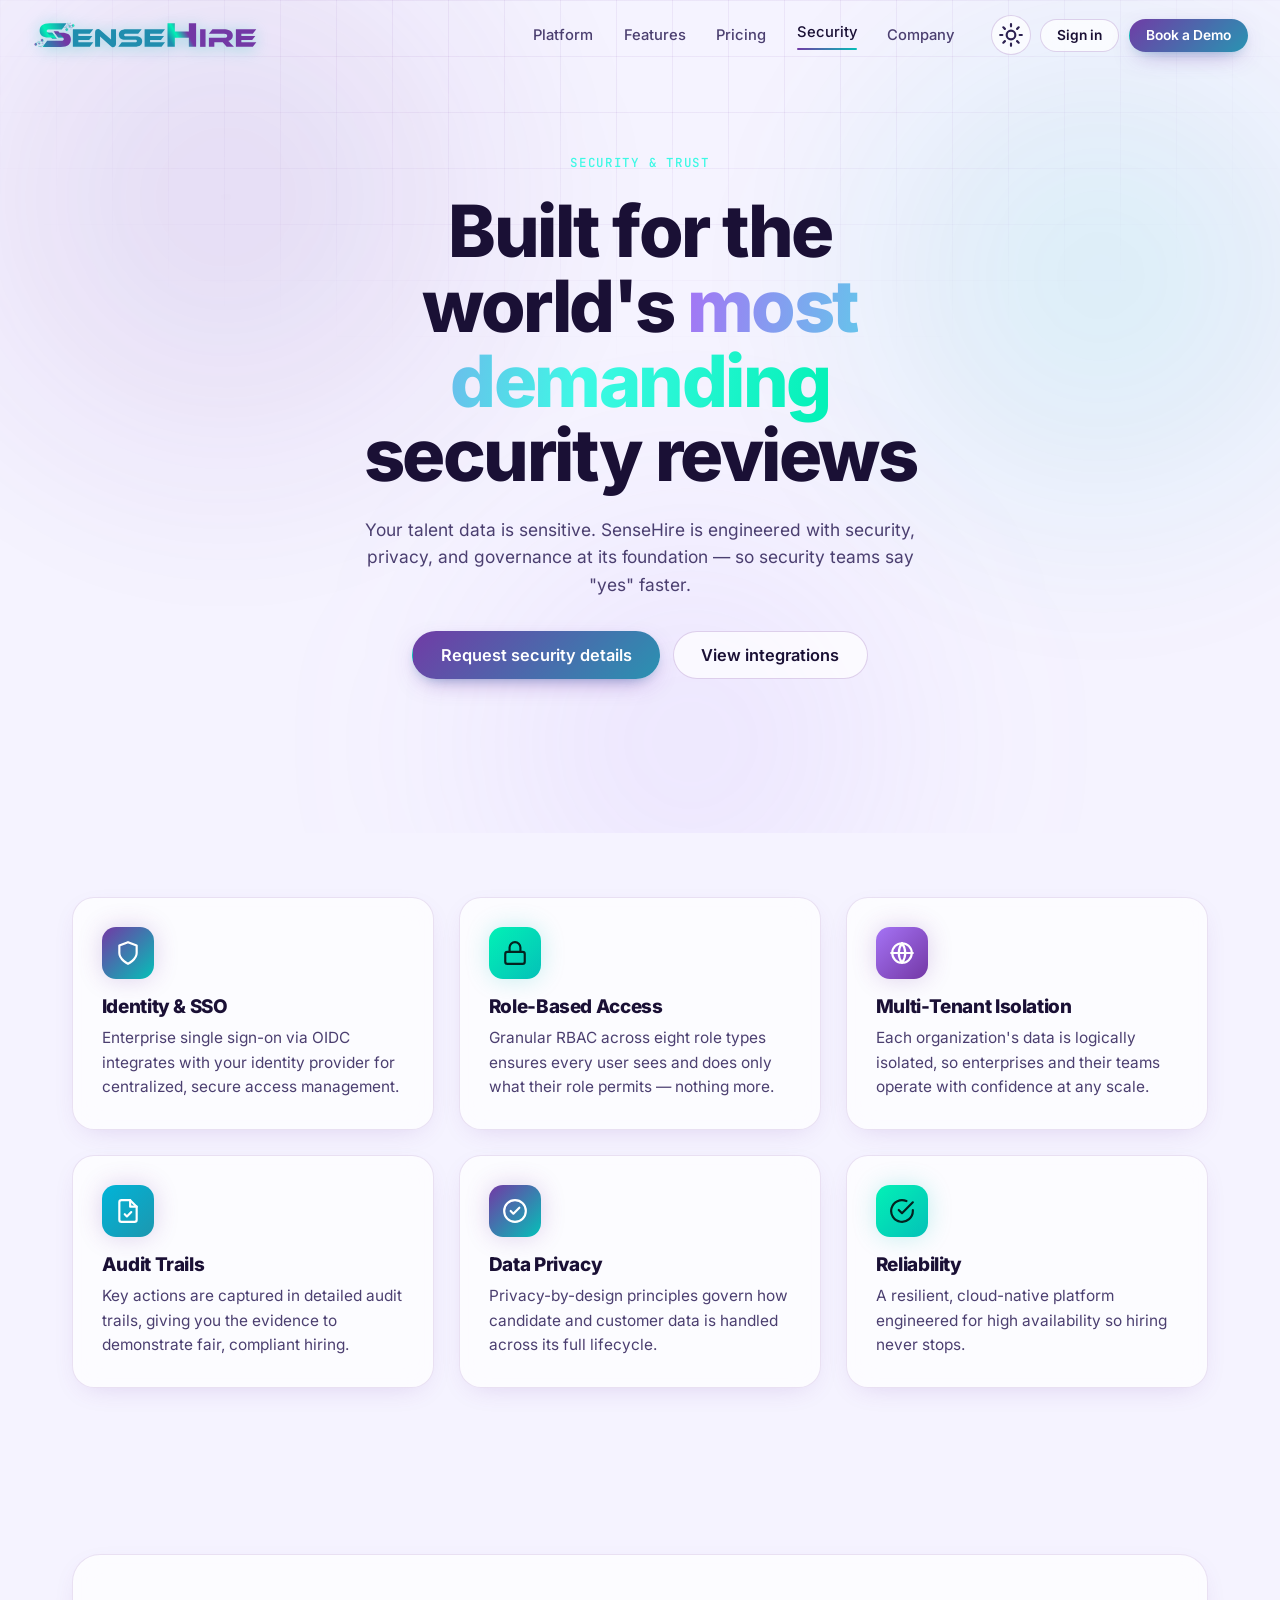
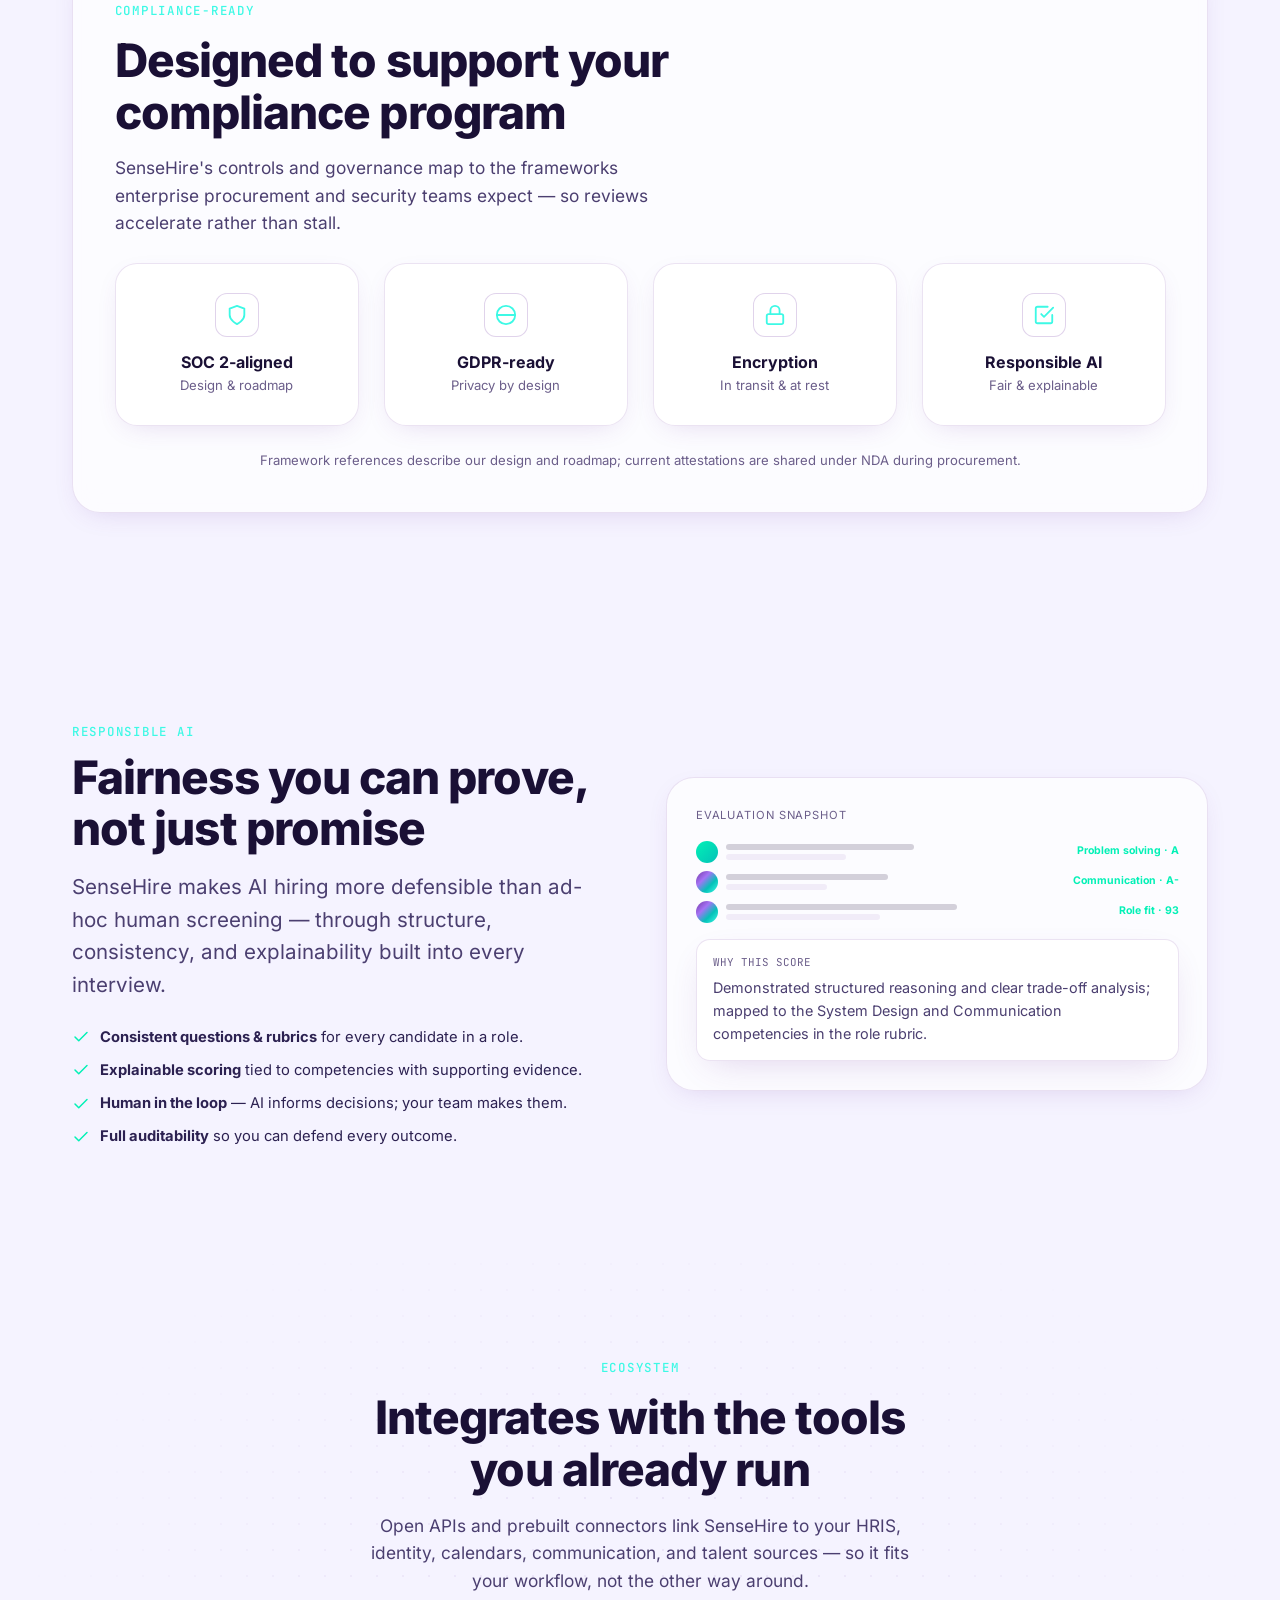
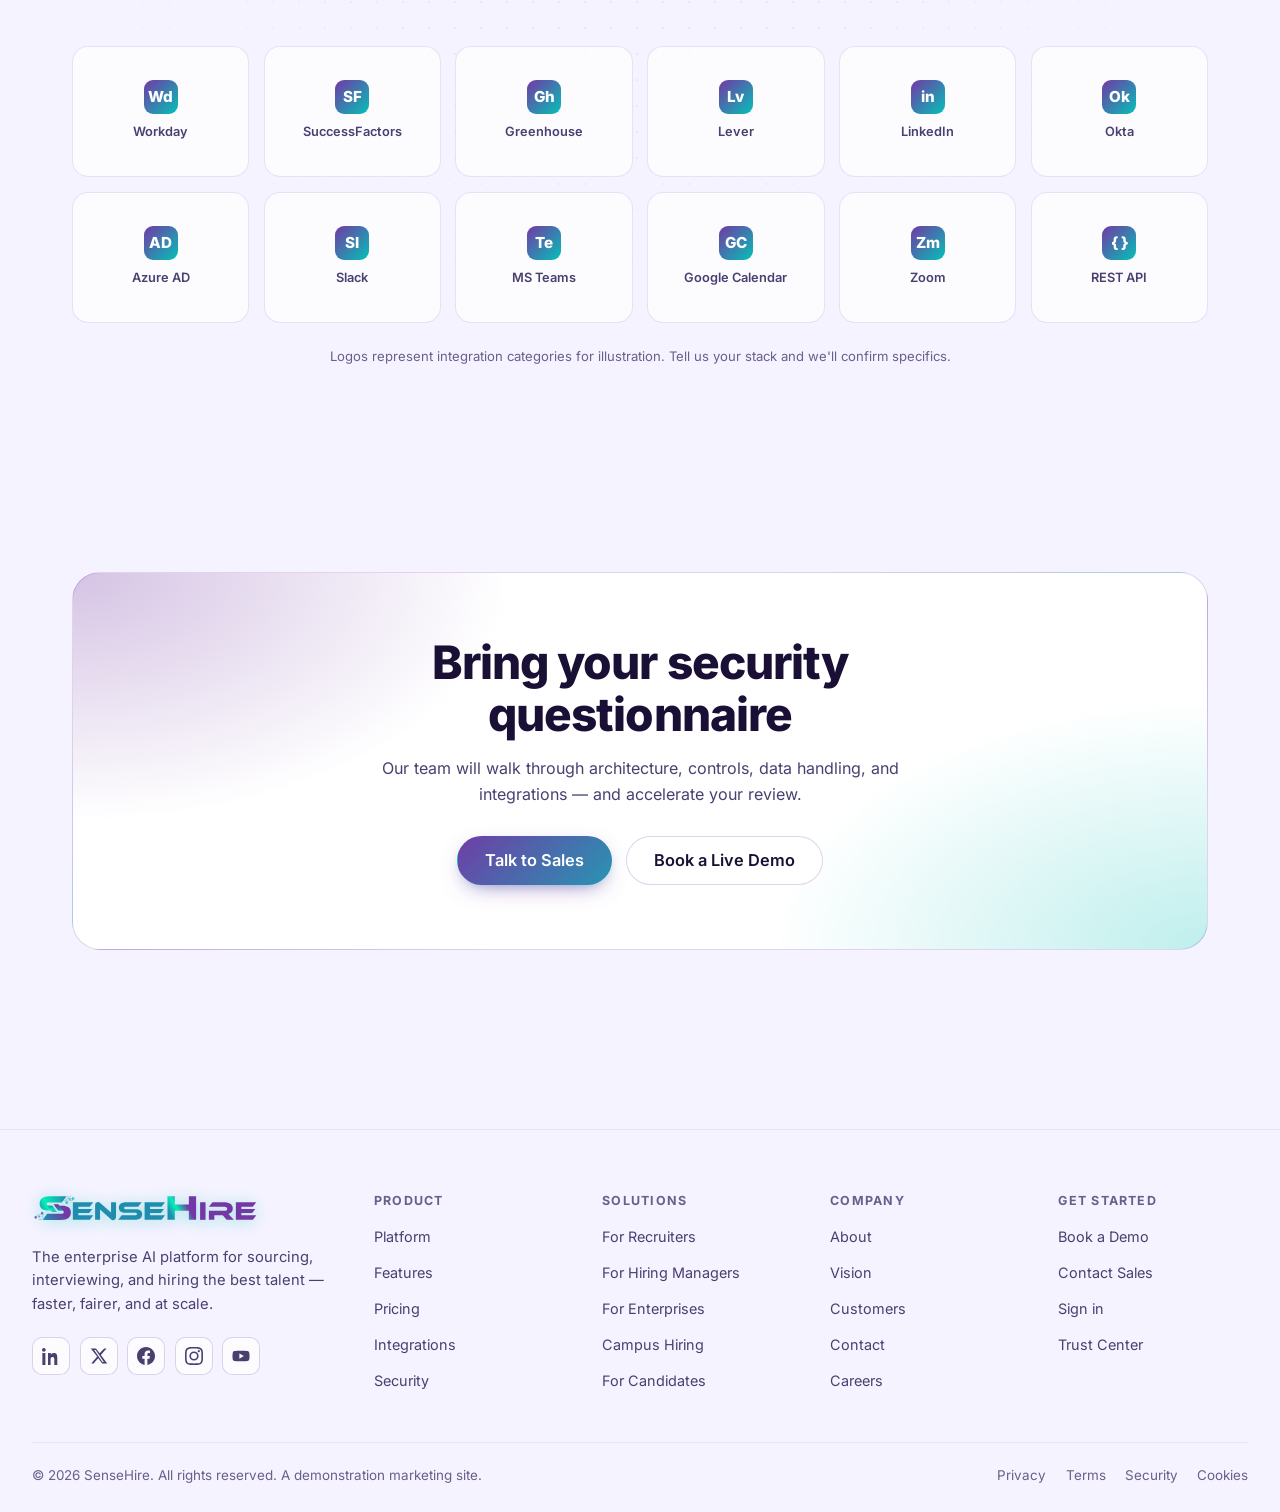
<file: docs/security.html>
<!doctype html>
<html lang="en" class="dark">
<head>
  <meta charset="UTF-8" />
  <meta name="viewport" content="width=device-width, initial-scale=1.0" />
  <title>Security, Trust &amp; Integrations — SenseHire</title>
  <meta name="description" content="SenseHire is engineered for enterprise trust: SSO/OIDC, role-based access control, multi-tenant isolation, audit trails, data privacy, and an open integration ecosystem that fits your stack." />
  <link rel="canonical" href="https://sensehire.ai/security.html" />
  <meta name="theme-color" content="#080C18" />
  <meta property="og:type" content="website" />
  <meta property="og:site_name" content="SenseHire" />
  <meta property="og:title" content="Security, Trust &amp; Integrations — SenseHire" />
  <meta property="og:description" content="Enterprise-grade security: SSO, RBAC, tenant isolation, audit trails, and an open integration ecosystem." />
  <meta property="og:url" content="https://sensehire.ai/security.html" />
  <meta property="og:image" content="https://sensehire.ai/assets/img/og-image.svg" />
  <meta name="twitter:card" content="summary_large_image" />
  <link rel="icon" type="image/svg+xml" href="assets/img/favicon.svg" />
  <link rel="stylesheet" href="assets/css/fonts.css" />
  <script>
    (function () { try { var k='sensehire-site-theme',s=localStorage.getItem(k),m=window.matchMedia&&window.matchMedia('(prefers-color-scheme: light)').matches,t=s||(m?'light':'dark'),r=document.documentElement; r.classList.remove('light','dark'); r.classList.add(t);} catch(e){} })();
  </script>
  <link rel="stylesheet" href="assets/css/tokens.css" />
  <link rel="stylesheet" href="assets/css/base.css" />
  <link rel="stylesheet" href="assets/css/components.css" />
</head>
<body>
  <a class="skip-link" href="#main">Skip to content</a>

  <header class="site-header" data-header>
    <nav class="nav" aria-label="Primary">
      <a class="brand" href="index.html" aria-label="SenseHire home"><img class="lockup" src="assets/img/sensehire-wordmark.svg" alt="SenseHire" width="228" height="28" /><img class="lockup-mark" src="assets/img/logo-mark.svg" alt="SenseHire" width="38" height="27" /></a>
      <div class="nav-links">
        <a href="platform.html" data-nav-link>Platform</a>
        <a href="features.html" data-nav-link>Features</a>
        <a href="pricing.html" data-nav-link>Pricing</a>
        <a href="security.html" data-nav-link>Security</a>
        <a href="company.html" data-nav-link>Company</a>
      </div>
      <div class="nav-actions">
        <button class="theme-toggle" data-theme-toggle aria-label="Switch theme" aria-pressed="false" type="button">
          <svg class="icon-moon" viewBox="0 0 24 24" fill="none" stroke="currentColor" stroke-width="2" stroke-linecap="round" stroke-linejoin="round" aria-hidden="true"><path d="M21 12.79A9 9 0 1 1 11.21 3 7 7 0 0 0 21 12.79z"/></svg>
          <svg class="icon-sun" viewBox="0 0 24 24" fill="none" stroke="currentColor" stroke-width="2" stroke-linecap="round" stroke-linejoin="round" aria-hidden="true"><circle cx="12" cy="12" r="4"/><path d="M12 2v2M12 20v2M4.93 4.93l1.41 1.41M17.66 17.66l1.41 1.41M2 12h2M20 12h2M6.34 17.66l-1.41 1.41M19.07 4.93l-1.41 1.41"/></svg>
        </button>
        <a class="btn btn-ghost btn-sm btn-demo-desktop" href="https://app.sensehire.ai/login">Sign in</a>
        <a class="btn btn-primary btn-sm" href="contact.html">Book a Demo</a>
        <button class="menu-btn" data-menu-btn aria-label="Open menu" aria-expanded="false" aria-controls="mobileMenu" type="button"><svg viewBox="0 0 24 24" fill="none" stroke="currentColor" stroke-width="2" stroke-linecap="round" aria-hidden="true"><path d="M3 6h18M3 12h18M3 18h18"/></svg></button>
      </div>
    </nav>
  </header>
  <div class="mobile-menu" id="mobileMenu" data-mobile-menu role="dialog" aria-modal="true" aria-label="Site menu">
    <a href="platform.html">Platform <span aria-hidden="true">→</span></a>
    <a href="features.html">Features <span aria-hidden="true">→</span></a>
    <a href="pricing.html">Pricing <span aria-hidden="true">→</span></a>
    <a href="security.html">Security <span aria-hidden="true">→</span></a>
    <a href="company.html">Company <span aria-hidden="true">→</span></a>
    <a href="contact.html">Contact <span aria-hidden="true">→</span></a>
    <div class="btn-row"><a class="btn btn-ghost" href="https://app.sensehire.ai/login">Sign in</a><a class="btn btn-primary" href="contact.html">Book a Demo</a></div>
  </div>

  <main id="main">

    <!-- Hero -->
    <section class="hero section">
      <div class="bg-aurora" aria-hidden="true"><span class="orb"></span></div>
      <div class="bg-grid" aria-hidden="true"></div>
      <div class="container">
        <div class="section-head" data-reveal>
          <span class="eyebrow">Security &amp; trust</span>
          <h1 class="display mt-1">Built for the world's <span class="text-gradient">most demanding</span> security reviews</h1>
          <p class="lead">Your talent data is sensitive. SenseHire is engineered with security, privacy, and governance at its foundation — so security teams say "yes" faster.</p>
          <div class="btn-row center mt-3"><a class="btn btn-primary btn-lg" href="contact.html#sales">Request security details</a><a class="btn btn-ghost btn-lg" href="#integrations">View integrations</a></div>
        </div>
      </div>
    </section>

    <!-- Pillars -->
    <section class="section-tight">
      <div class="container">
        <div class="grid grid-3">
          <div class="card card-hover feature" data-reveal>
            <div class="f-ic"><svg viewBox="0 0 24 24" fill="none" stroke="currentColor" stroke-width="2" stroke-linecap="round" stroke-linejoin="round"><path d="M12 22s8-4 8-10V5l-8-3-8 3v7c0 6 8 10 8 10z"/></svg></div>
            <h3>Identity &amp; SSO</h3>
            <p>Enterprise single sign-on via OIDC integrates with your identity provider for centralized, secure access management.</p>
          </div>
          <div class="card card-hover feature teal" data-reveal data-reveal-delay="1">
            <div class="f-ic"><svg viewBox="0 0 24 24" fill="none" stroke="currentColor" stroke-width="2" stroke-linecap="round" stroke-linejoin="round"><rect x="3" y="11" width="18" height="11" rx="2"/><path d="M7 11V7a5 5 0 0 1 10 0v4"/></svg></div>
            <h3>Role-Based Access</h3>
            <p>Granular RBAC across eight role types ensures every user sees and does only what their role permits — nothing more.</p>
          </div>
          <div class="card card-hover feature violet" data-reveal data-reveal-delay="2">
            <div class="f-ic"><svg viewBox="0 0 24 24" fill="none" stroke="currentColor" stroke-width="2" stroke-linecap="round" stroke-linejoin="round"><circle cx="12" cy="12" r="9"/><path d="M2 12h20M12 3a15 15 0 0 1 0 18M12 3a15 15 0 0 0 0 18"/></svg></div>
            <h3>Multi-Tenant Isolation</h3>
            <p>Each organization's data is logically isolated, so enterprises and their teams operate with confidence at any scale.</p>
          </div>
          <div class="card card-hover feature sky" data-reveal>
            <div class="f-ic"><svg viewBox="0 0 24 24" fill="none" stroke="currentColor" stroke-width="2" stroke-linecap="round" stroke-linejoin="round"><path d="M14 2H6a2 2 0 0 0-2 2v16a2 2 0 0 0 2 2h12a2 2 0 0 0 2-2V8z"/><path d="M14 2v6h6M9 15l2 2 4-4"/></svg></div>
            <h3>Audit Trails</h3>
            <p>Key actions are captured in detailed audit trails, giving you the evidence to demonstrate fair, compliant hiring.</p>
          </div>
          <div class="card card-hover feature" data-reveal data-reveal-delay="1">
            <div class="f-ic"><svg viewBox="0 0 24 24" fill="none" stroke="currentColor" stroke-width="2" stroke-linecap="round" stroke-linejoin="round"><path d="M12 2a10 10 0 1 0 10 10A10 10 0 0 0 12 2z"/><path d="M8 12l2.5 2.5L16 9"/></svg></div>
            <h3>Data Privacy</h3>
            <p>Privacy-by-design principles govern how candidate and customer data is handled across its full lifecycle.</p>
          </div>
          <div class="card card-hover feature teal" data-reveal data-reveal-delay="2">
            <div class="f-ic"><svg viewBox="0 0 24 24" fill="none" stroke="currentColor" stroke-width="2" stroke-linecap="round" stroke-linejoin="round"><path d="M22 11.08V12a10 10 0 1 1-5.93-9.14"/><path d="M22 4L12 14.01l-3-3"/></svg></div>
            <h3>Reliability</h3>
            <p>A resilient, cloud-native platform engineered for high availability so hiring never stops.</p>
          </div>
        </div>
      </div>
    </section>

    <!-- Trust badges -->
    <section class="section">
      <div class="container">
        <div class="card glass-strong" style="border-radius:var(--radius-xl);padding:clamp(1.6rem,4vw,2.6rem)" data-reveal>
          <div class="section-head left" style="margin-bottom:1.6rem">
            <span class="eyebrow">Compliance-ready</span>
            <h2 class="mt-1">Designed to support your compliance program</h2>
            <p style="margin-inline:0">SenseHire's controls and governance map to the frameworks enterprise procurement and security teams expect — so reviews accelerate rather than stall.</p>
          </div>
          <div class="grid grid-4">
            <div class="card center" data-reveal><div class="icon-box" style="margin:0 auto 0.8rem"><svg viewBox="0 0 24 24" fill="none" stroke="currentColor" stroke-width="2" stroke-linecap="round" stroke-linejoin="round"><path d="M12 22s8-4 8-10V5l-8-3-8 3v7c0 6 8 10 8 10z"/></svg></div><div style="font-weight:700;color:var(--text-primary)">SOC 2-aligned</div><div class="form-note">Design &amp; roadmap</div></div>
            <div class="card center" data-reveal data-reveal-delay="1"><div class="icon-box" style="margin:0 auto 0.8rem"><svg viewBox="0 0 24 24" fill="none" stroke="currentColor" stroke-width="2" stroke-linecap="round" stroke-linejoin="round"><circle cx="12" cy="12" r="10"/><path d="M2 12h20"/></svg></div><div style="font-weight:700;color:var(--text-primary)">GDPR-ready</div><div class="form-note">Privacy by design</div></div>
            <div class="card center" data-reveal data-reveal-delay="2"><div class="icon-box" style="margin:0 auto 0.8rem"><svg viewBox="0 0 24 24" fill="none" stroke="currentColor" stroke-width="2" stroke-linecap="round" stroke-linejoin="round"><rect x="3" y="11" width="18" height="11" rx="2"/><path d="M7 11V7a5 5 0 0 1 10 0v4"/></svg></div><div style="font-weight:700;color:var(--text-primary)">Encryption</div><div class="form-note">In transit &amp; at rest</div></div>
            <div class="card center" data-reveal data-reveal-delay="3"><div class="icon-box" style="margin:0 auto 0.8rem"><svg viewBox="0 0 24 24" fill="none" stroke="currentColor" stroke-width="2" stroke-linecap="round" stroke-linejoin="round"><path d="M9 11l3 3L22 4"/><path d="M21 12v7a2 2 0 0 1-2 2H5a2 2 0 0 1-2-2V5a2 2 0 0 1 2-2h11"/></svg></div><div style="font-weight:700;color:var(--text-primary)">Responsible AI</div><div class="form-note">Fair &amp; explainable</div></div>
          </div>
          <p class="form-note center mt-3">Framework references describe our design and roadmap; current attestations are shared under NDA during procurement.</p>
        </div>
      </div>
    </section>

    <!-- Responsible AI -->
    <section class="section">
      <div class="container">
        <div class="split">
          <div class="split-copy" data-reveal>
            <span class="eyebrow">Responsible AI</span>
            <h2 class="mt-1">Fairness you can prove, not just promise</h2>
            <p class="lead mt-2">SenseHire makes AI hiring more defensible than ad-hoc human screening — through structure, consistency, and explainability built into every interview.</p>
            <div class="benefit-list mt-3">
              <div class="benefit-line"><svg viewBox="0 0 24 24" fill="none" stroke="currentColor" stroke-width="2" stroke-linecap="round" stroke-linejoin="round"><path d="M20 6L9 17l-5-5"/></svg><span><b>Consistent questions &amp; rubrics</b> for every candidate in a role.</span></div>
              <div class="benefit-line"><svg viewBox="0 0 24 24" fill="none" stroke="currentColor" stroke-width="2" stroke-linecap="round" stroke-linejoin="round"><path d="M20 6L9 17l-5-5"/></svg><span><b>Explainable scoring</b> tied to competencies with supporting evidence.</span></div>
              <div class="benefit-line"><svg viewBox="0 0 24 24" fill="none" stroke="currentColor" stroke-width="2" stroke-linecap="round" stroke-linejoin="round"><path d="M20 6L9 17l-5-5"/></svg><span><b>Human in the loop</b> — AI informs decisions; your team makes them.</span></div>
              <div class="benefit-line"><svg viewBox="0 0 24 24" fill="none" stroke="currentColor" stroke-width="2" stroke-linecap="round" stroke-linejoin="round"><path d="M20 6L9 17l-5-5"/></svg><span><b>Full auditability</b> so you can defend every outcome.</span></div>
            </div>
          </div>
          <div class="split-media" data-reveal data-reveal-delay="1">
            <div class="card glass-strong" style="border-radius:var(--radius-xl)">
              <div class="pl-h" style="font-size:0.7rem;color:var(--text-faint);text-transform:uppercase;letter-spacing:0.08em;margin-bottom:1rem">Evaluation snapshot</div>
              <div class="mk-rows">
                <div class="mk-row"><span class="av" style="background:var(--gradient-mint)"></span><span class="ln"><i style="width:55%"></i><i style="width:35%"></i></span><span class="sc">Problem solving · A</span></div>
                <div class="mk-row"><span class="av" style="background:var(--gradient-brand-vivid)"></span><span class="ln"><i style="width:48%"></i><i style="width:30%"></i></span><span class="sc">Communication · A-</span></div>
                <div class="mk-row"><span class="av"></span><span class="ln"><i style="width:60%"></i><i style="width:40%"></i></span><span class="sc">Role fit · 93</span></div>
              </div>
              <div class="glass" style="border-radius:14px;padding:0.9rem 1rem;margin-top:1rem">
                <div class="faint mono" style="font-size:0.68rem;margin-bottom:0.3rem">WHY THIS SCORE</div>
                <p style="font-size:0.9rem;color:var(--text-muted);margin:0">Demonstrated structured reasoning and clear trade-off analysis; mapped to the System Design and Communication competencies in the role rubric.</p>
              </div>
            </div>
          </div>
        </div>
      </div>
    </section>

    <!-- Integrations -->
    <section class="section" id="integrations">
      <div class="bg-dots" aria-hidden="true"></div>
      <div class="container">
        <div class="section-head" data-reveal>
          <span class="eyebrow">Ecosystem</span>
          <h2>Integrates with the tools you already run</h2>
          <p>Open APIs and prebuilt connectors link SenseHire to your HRIS, identity, calendars, communication, and talent sources — so it fits your workflow, not the other way around.</p>
        </div>
        <div class="integ-grid" data-reveal>
          <div class="integ"><span class="gm">Wd</span><span class="nm">Workday</span></div>
          <div class="integ"><span class="gm">SF</span><span class="nm">SuccessFactors</span></div>
          <div class="integ"><span class="gm">Gh</span><span class="nm">Greenhouse</span></div>
          <div class="integ"><span class="gm">Lv</span><span class="nm">Lever</span></div>
          <div class="integ"><span class="gm">in</span><span class="nm">LinkedIn</span></div>
          <div class="integ"><span class="gm">Ok</span><span class="nm">Okta</span></div>
          <div class="integ"><span class="gm">AD</span><span class="nm">Azure AD</span></div>
          <div class="integ"><span class="gm">Sl</span><span class="nm">Slack</span></div>
          <div class="integ"><span class="gm">Te</span><span class="nm">MS Teams</span></div>
          <div class="integ"><span class="gm">GC</span><span class="nm">Google Calendar</span></div>
          <div class="integ"><span class="gm">Zm</span><span class="nm">Zoom</span></div>
          <div class="integ"><span class="gm">{ }</span><span class="nm">REST API</span></div>
        </div>
        <p class="form-note center mt-3">Logos represent integration categories for illustration. Tell us your stack and we'll confirm specifics.</p>
      </div>
    </section>

    <!-- CTA -->
    <section class="section">
      <div class="container">
        <div class="cta-band" data-reveal>
          <h2>Bring your security questionnaire</h2>
          <p>Our team will walk through architecture, controls, data handling, and integrations — and accelerate your review.</p>
          <div class="btn-row"><a class="btn btn-primary btn-lg" href="contact.html#sales">Talk to Sales</a><a class="btn btn-ghost btn-lg" href="contact.html">Book a Live Demo</a></div>
        </div>
      </div>
    </section>

  </main>

  <footer class="site-footer">
    <div class="container container-wide">
      <div class="footer-grid">
        <div class="footer-brand">
          <a class="brand" href="index.html" aria-label="SenseHire home"><img class="lockup" src="assets/img/sensehire-wordmark.svg" alt="SenseHire" width="228" height="28" /><img class="lockup-mark" src="assets/img/logo-mark.svg" alt="SenseHire" width="38" height="27" /></a>
          <p>The enterprise AI platform for sourcing, interviewing, and hiring the best talent — faster, fairer, and at scale.</p>
          <div class="social">
            <a href="https://www.linkedin.com/company/sensehire" target="_blank" rel="noopener noreferrer" aria-label="SenseHire on LinkedIn"><svg viewBox="0 0 24 24" fill="currentColor" aria-hidden="true"><path d="M4.98 3.5A2.5 2.5 0 1 1 0 3.5a2.5 2.5 0 0 1 4.98 0zM.5 8h4V24h-4zM8 8h3.8v2.2h.05c.53-1 1.83-2.2 3.77-2.2 4.03 0 4.78 2.65 4.78 6.1V24h-4v-6.9c0-1.65-.03-3.77-2.3-3.77-2.3 0-2.65 1.8-2.65 3.65V24H8z"/></svg></a>
            <a href="https://x.com/sensehire" target="_blank" rel="noopener noreferrer" aria-label="SenseHire on X"><svg viewBox="0 0 24 24" fill="currentColor" aria-hidden="true"><path d="M18.9 2H22l-7.5 8.6L23 22h-6.8l-5.3-7-6.1 7H1.6l8-9.2L1 2h7l4.8 6.4L18.9 2zm-2.4 18h1.9L7.6 4H5.6z"/></svg></a>
            <a href="https://www.facebook.com/sensehire/" target="_blank" rel="noopener noreferrer" aria-label="SenseHire on Facebook"><svg viewBox="0 0 24 24" fill="currentColor" aria-hidden="true"><path d="M24 12.073c0-6.627-5.373-12-12-12s-12 5.373-12 12c0 5.99 4.388 10.954 10.125 11.854v-8.385H7.078v-3.47h3.047V9.43c0-3.007 1.792-4.669 4.533-4.669 1.312 0 2.686.235 2.686.235v2.953H15.83c-1.491 0-1.956.925-1.956 1.874v2.25h3.328l-.532 3.47h-2.796v8.385C19.612 23.027 24 18.062 24 12.073z"/></svg></a>
            <a href="https://www.instagram.com/sensehire" target="_blank" rel="noopener noreferrer" aria-label="SenseHire on Instagram"><svg viewBox="0 0 24 24" fill="currentColor" aria-hidden="true"><path d="M12 2.163c3.204 0 3.584.012 4.85.07 3.252.148 4.771 1.691 4.919 4.919.058 1.265.069 1.645.069 4.849 0 3.205-.012 3.584-.069 4.849-.149 3.225-1.664 4.771-4.919 4.919-1.266.058-1.644.07-4.85.07-3.204 0-3.584-.012-4.849-.07-3.26-.149-4.771-1.699-4.919-4.92-.058-1.265-.07-1.644-.07-4.849 0-3.204.013-3.583.07-4.849.149-3.227 1.664-4.771 4.919-4.919 1.266-.057 1.645-.069 4.849-.069zM12 0C8.741 0 8.333.014 7.053.072 2.695.272.273 2.69.073 7.052.014 8.333 0 8.741 0 12c0 3.259.014 3.668.072 4.948.2 4.358 2.618 6.78 6.98 6.98C8.333 23.986 8.741 24 12 24c3.259 0 3.668-.014 4.948-.072 4.354-.2 6.782-2.618 6.979-6.98.059-1.28.073-1.689.073-4.948 0-3.259-.014-3.667-.072-4.947-.196-4.354-2.617-6.78-6.979-6.98C15.668.014 15.259 0 12 0zm0 5.838a6.162 6.162 0 100 12.324 6.162 6.162 0 000-12.324zM12 16a4 4 0 110-8 4 4 0 010 8zm6.406-11.845a1.44 1.44 0 100 2.881 1.44 1.44 0 000-2.881z"/></svg></a>
            <a href="https://www.youtube.com/@sensehire" target="_blank" rel="noopener noreferrer" aria-label="SenseHire on YouTube"><svg viewBox="0 0 24 24" fill="currentColor" aria-hidden="true"><path d="M23 7.5a3 3 0 0 0-2.1-2.1C19 5 12 5 12 5s-7 0-8.9.4A3 3 0 0 0 1 7.5 31 31 0 0 0 .6 12 31 31 0 0 0 1 16.5a3 3 0 0 0 2.1 2.1C5 19 12 19 12 19s7 0 8.9-.4a3 3 0 0 0 2.1-2.1 31 31 0 0 0 .4-4.5 31 31 0 0 0-.4-4.5zM9.8 15.5v-7l6 3.5z"/></svg></a>
          </div>
        </div>
        <div class="footer-col"><h5>Product</h5><ul><li><a href="platform.html">Platform</a></li><li><a href="features.html">Features</a></li><li><a href="pricing.html">Pricing</a></li><li><a href="security.html#integrations">Integrations</a></li><li><a href="security.html">Security</a></li></ul></div>
        <div class="footer-col"><h5>Solutions</h5><ul><li><a href="features.html#use-cases">For Recruiters</a></li><li><a href="features.html#use-cases">For Hiring Managers</a></li><li><a href="features.html#use-cases">For Enterprises</a></li><li><a href="features.html#use-cases">Campus Hiring</a></li><li><a href="features.html#use-cases">For Candidates</a></li></ul></div>
        <div class="footer-col"><h5>Company</h5><ul><li><a href="company.html">About</a></li><li><a href="company.html#vision">Vision</a></li><li><a href="company.html#customers">Customers</a></li><li><a href="contact.html">Contact</a></li><li><a href="contact.html">Careers</a></li></ul></div>
        <div class="footer-col"><h5>Get started</h5><ul><li><a href="contact.html">Book a Demo</a></li><li><a href="contact.html#sales">Contact Sales</a></li><li><a href="https://app.sensehire.ai/login">Sign in</a></li><li><a href="security.html">Trust Center</a></li></ul></div>
      </div>
      <div class="footer-bottom">
        <p>© <span id="year">2026</span> SenseHire. All rights reserved. A demonstration marketing site.</p>
        <div class="legal"><a href="#">Privacy</a><a href="#">Terms</a><a href="security.html">Security</a><a href="#">Cookies</a></div>
      </div>
    </div>
  </footer>

  <!-- Mobile sticky CTA -->
  <div class="sticky-cta" data-sticky-cta>
    <a class="btn btn-primary" href="contact.html">Book a Demo</a>
    <a class="btn btn-ghost" href="pricing.html">Pricing</a>
  </div>

  <script src="assets/js/theme.js"></script>
  <script src="assets/js/nav.js"></script>
  <script src="assets/js/reveal.js"></script>
  <script src="assets/js/ui.js"></script>
  <script>document.getElementById('year').textContent = new Date().getFullYear();</script>
</body>
</html>
</file>
<file: docs/assets/css/fonts.css>
/* SenseHire — self-hosted webfonts (Inter + JetBrains Mono, SIL OFL).
   Latin + Latin-Ext subsets, generated from Google Fonts CSS.
   No external network dependency. See OFL.txt (in assets/fonts/). */

/* latin-ext — Inter 300 */
@font-face {
  font-family: 'Inter';
  font-style: normal;
  font-weight: 300;
  font-display: swap;
  src: url(../fonts/inter-300-latin-ext.woff2) format('woff2');
  unicode-range: U+0100-02BA, U+02BD-02C5, U+02C7-02CC, U+02CE-02D7, U+02DD-02FF, U+0304, U+0308, U+0329, U+1D00-1DBF, U+1E00-1E9F, U+1EF2-1EFF, U+2020, U+20A0-20AB, U+20AD-20C0, U+2113, U+2C60-2C7F, U+A720-A7FF;
}

/* latin — Inter 300 */
@font-face {
  font-family: 'Inter';
  font-style: normal;
  font-weight: 300;
  font-display: swap;
  src: url(../fonts/inter-300-latin.woff2) format('woff2');
  unicode-range: U+0000-00FF, U+0131, U+0152-0153, U+02BB-02BC, U+02C6, U+02DA, U+02DC, U+0304, U+0308, U+0329, U+2000-206F, U+20AC, U+2122, U+2191, U+2193, U+2212, U+2215, U+FEFF, U+FFFD;
}

/* latin-ext — Inter 400 */
@font-face {
  font-family: 'Inter';
  font-style: normal;
  font-weight: 400;
  font-display: swap;
  src: url(../fonts/inter-400-latin-ext.woff2) format('woff2');
  unicode-range: U+0100-02BA, U+02BD-02C5, U+02C7-02CC, U+02CE-02D7, U+02DD-02FF, U+0304, U+0308, U+0329, U+1D00-1DBF, U+1E00-1E9F, U+1EF2-1EFF, U+2020, U+20A0-20AB, U+20AD-20C0, U+2113, U+2C60-2C7F, U+A720-A7FF;
}

/* latin — Inter 400 */
@font-face {
  font-family: 'Inter';
  font-style: normal;
  font-weight: 400;
  font-display: swap;
  src: url(../fonts/inter-400-latin.woff2) format('woff2');
  unicode-range: U+0000-00FF, U+0131, U+0152-0153, U+02BB-02BC, U+02C6, U+02DA, U+02DC, U+0304, U+0308, U+0329, U+2000-206F, U+20AC, U+2122, U+2191, U+2193, U+2212, U+2215, U+FEFF, U+FFFD;
}

/* latin-ext — Inter 500 */
@font-face {
  font-family: 'Inter';
  font-style: normal;
  font-weight: 500;
  font-display: swap;
  src: url(../fonts/inter-500-latin-ext.woff2) format('woff2');
  unicode-range: U+0100-02BA, U+02BD-02C5, U+02C7-02CC, U+02CE-02D7, U+02DD-02FF, U+0304, U+0308, U+0329, U+1D00-1DBF, U+1E00-1E9F, U+1EF2-1EFF, U+2020, U+20A0-20AB, U+20AD-20C0, U+2113, U+2C60-2C7F, U+A720-A7FF;
}

/* latin — Inter 500 */
@font-face {
  font-family: 'Inter';
  font-style: normal;
  font-weight: 500;
  font-display: swap;
  src: url(../fonts/inter-500-latin.woff2) format('woff2');
  unicode-range: U+0000-00FF, U+0131, U+0152-0153, U+02BB-02BC, U+02C6, U+02DA, U+02DC, U+0304, U+0308, U+0329, U+2000-206F, U+20AC, U+2122, U+2191, U+2193, U+2212, U+2215, U+FEFF, U+FFFD;
}

/* latin-ext — Inter 600 */
@font-face {
  font-family: 'Inter';
  font-style: normal;
  font-weight: 600;
  font-display: swap;
  src: url(../fonts/inter-600-latin-ext.woff2) format('woff2');
  unicode-range: U+0100-02BA, U+02BD-02C5, U+02C7-02CC, U+02CE-02D7, U+02DD-02FF, U+0304, U+0308, U+0329, U+1D00-1DBF, U+1E00-1E9F, U+1EF2-1EFF, U+2020, U+20A0-20AB, U+20AD-20C0, U+2113, U+2C60-2C7F, U+A720-A7FF;
}

/* latin — Inter 600 */
@font-face {
  font-family: 'Inter';
  font-style: normal;
  font-weight: 600;
  font-display: swap;
  src: url(../fonts/inter-600-latin.woff2) format('woff2');
  unicode-range: U+0000-00FF, U+0131, U+0152-0153, U+02BB-02BC, U+02C6, U+02DA, U+02DC, U+0304, U+0308, U+0329, U+2000-206F, U+20AC, U+2122, U+2191, U+2193, U+2212, U+2215, U+FEFF, U+FFFD;
}

/* latin-ext — Inter 700 */
@font-face {
  font-family: 'Inter';
  font-style: normal;
  font-weight: 700;
  font-display: swap;
  src: url(../fonts/inter-700-latin-ext.woff2) format('woff2');
  unicode-range: U+0100-02BA, U+02BD-02C5, U+02C7-02CC, U+02CE-02D7, U+02DD-02FF, U+0304, U+0308, U+0329, U+1D00-1DBF, U+1E00-1E9F, U+1EF2-1EFF, U+2020, U+20A0-20AB, U+20AD-20C0, U+2113, U+2C60-2C7F, U+A720-A7FF;
}

/* latin — Inter 700 */
@font-face {
  font-family: 'Inter';
  font-style: normal;
  font-weight: 700;
  font-display: swap;
  src: url(../fonts/inter-700-latin.woff2) format('woff2');
  unicode-range: U+0000-00FF, U+0131, U+0152-0153, U+02BB-02BC, U+02C6, U+02DA, U+02DC, U+0304, U+0308, U+0329, U+2000-206F, U+20AC, U+2122, U+2191, U+2193, U+2212, U+2215, U+FEFF, U+FFFD;
}

/* latin-ext — Inter 800 */
@font-face {
  font-family: 'Inter';
  font-style: normal;
  font-weight: 800;
  font-display: swap;
  src: url(../fonts/inter-800-latin-ext.woff2) format('woff2');
  unicode-range: U+0100-02BA, U+02BD-02C5, U+02C7-02CC, U+02CE-02D7, U+02DD-02FF, U+0304, U+0308, U+0329, U+1D00-1DBF, U+1E00-1E9F, U+1EF2-1EFF, U+2020, U+20A0-20AB, U+20AD-20C0, U+2113, U+2C60-2C7F, U+A720-A7FF;
}

/* latin — Inter 800 */
@font-face {
  font-family: 'Inter';
  font-style: normal;
  font-weight: 800;
  font-display: swap;
  src: url(../fonts/inter-800-latin.woff2) format('woff2');
  unicode-range: U+0000-00FF, U+0131, U+0152-0153, U+02BB-02BC, U+02C6, U+02DA, U+02DC, U+0304, U+0308, U+0329, U+2000-206F, U+20AC, U+2122, U+2191, U+2193, U+2212, U+2215, U+FEFF, U+FFFD;
}

/* latin-ext — JetBrains Mono 400 */
@font-face {
  font-family: 'JetBrains Mono';
  font-style: normal;
  font-weight: 400;
  font-display: swap;
  src: url(../fonts/jetbrains-mono-400-latin-ext.woff2) format('woff2');
  unicode-range: U+0100-02BA, U+02BD-02C5, U+02C7-02CC, U+02CE-02D7, U+02DD-02FF, U+0304, U+0308, U+0329, U+1D00-1DBF, U+1E00-1E9F, U+1EF2-1EFF, U+2020, U+20A0-20AB, U+20AD-20C0, U+2113, U+2C60-2C7F, U+A720-A7FF;
}

/* latin — JetBrains Mono 400 */
@font-face {
  font-family: 'JetBrains Mono';
  font-style: normal;
  font-weight: 400;
  font-display: swap;
  src: url(../fonts/jetbrains-mono-400-latin.woff2) format('woff2');
  unicode-range: U+0000-00FF, U+0131, U+0152-0153, U+02BB-02BC, U+02C6, U+02DA, U+02DC, U+0304, U+0308, U+0329, U+2000-206F, U+20AC, U+2122, U+2191, U+2193, U+2212, U+2215, U+FEFF, U+FFFD;
}

/* latin-ext — JetBrains Mono 500 */
@font-face {
  font-family: 'JetBrains Mono';
  font-style: normal;
  font-weight: 500;
  font-display: swap;
  src: url(../fonts/jetbrains-mono-500-latin-ext.woff2) format('woff2');
  unicode-range: U+0100-02BA, U+02BD-02C5, U+02C7-02CC, U+02CE-02D7, U+02DD-02FF, U+0304, U+0308, U+0329, U+1D00-1DBF, U+1E00-1E9F, U+1EF2-1EFF, U+2020, U+20A0-20AB, U+20AD-20C0, U+2113, U+2C60-2C7F, U+A720-A7FF;
}

/* latin — JetBrains Mono 500 */
@font-face {
  font-family: 'JetBrains Mono';
  font-style: normal;
  font-weight: 500;
  font-display: swap;
  src: url(../fonts/jetbrains-mono-500-latin.woff2) format('woff2');
  unicode-range: U+0000-00FF, U+0131, U+0152-0153, U+02BB-02BC, U+02C6, U+02DA, U+02DC, U+0304, U+0308, U+0329, U+2000-206F, U+20AC, U+2122, U+2191, U+2193, U+2212, U+2215, U+FEFF, U+FFFD;
}
</file>
<file: docs/assets/css/base.css>
/* ==========================================================================
   SenseHire Marketing Site — Base: reset, typography, layout, utilities
   ========================================================================== */

*, *::before, *::after { box-sizing: border-box; }

* { margin: 0; }

html {
  -webkit-text-size-adjust: 100%;
  scroll-behavior: smooth;
  scroll-padding-top: calc(var(--header-h) + 16px);
}

@media (prefers-reduced-motion: reduce) {
  html { scroll-behavior: auto; }
}

body {
  font-family: var(--font-sans);
  font-size: 1rem;
  line-height: 1.6;
  color: var(--text-secondary);
  background-color: var(--bg-base);
  -webkit-font-smoothing: antialiased;
  -moz-osx-font-smoothing: grayscale;
  text-rendering: optimizeLegibility;
  overflow-x: hidden;
  min-height: 100vh;
  transition: background-color var(--t-med) ease, color var(--t-med) ease;
}

img, svg, video, canvas { display: block; max-width: 100%; }
img, svg { height: auto; }

a { color: inherit; text-decoration: none; }

button, input, textarea, select { font: inherit; color: inherit; }
button { cursor: pointer; background: none; border: none; }

ul, ol { list-style: none; padding: 0; }

:focus-visible {
  outline: 2px solid var(--brand-accent);
  outline-offset: 3px;
  border-radius: 4px;
}

::selection { background: rgba(4, 193, 184, 0.30); color: var(--text-primary); }

/* ---- Typography scale ---------------------------------------------------- */

h1, h2, h3, h4, h5 {
  color: var(--text-primary);
  line-height: 1.12;
  font-weight: 800;
  letter-spacing: -0.02em;
}

.display {
  font-size: clamp(2.5rem, 6vw, 4.5rem);
  line-height: 1.04;
  font-weight: 800;
  letter-spacing: -0.035em;
}

h2, .h2 { font-size: clamp(1.9rem, 3.6vw, 2.9rem); }
h3, .h3 { font-size: clamp(1.35rem, 2.2vw, 1.7rem); }
h4, .h4 { font-size: 1.15rem; font-weight: 700; }

p { color: var(--text-secondary); }

.lead {
  font-size: clamp(1.05rem, 1.6vw, 1.3rem);
  line-height: 1.6;
  color: var(--text-muted);
}

.mono { font-family: var(--font-mono); }

.text-gradient {
  background: var(--gradient-text);
  -webkit-background-clip: text;
  background-clip: text;
  color: transparent;
  -webkit-text-fill-color: transparent;
}

/* ---- Layout containers --------------------------------------------------- */

.container {
  width: 100%;
  max-width: var(--container-max);
  margin-inline: auto;
  padding-inline: clamp(1.1rem, 4vw, 2rem);
}

.container-wide { max-width: var(--container-wide); }

.section { padding-block: clamp(3.5rem, 8vw, 7rem); position: relative; }
.section-tight { padding-block: clamp(2.5rem, 5vw, 4rem); }

.stack > * + * { margin-top: var(--space-4); }
.stack-lg > * + * { margin-top: var(--space-6); }

/* Grids */
.grid { display: grid; gap: clamp(1rem, 2.4vw, 1.6rem); }
.grid-2 { grid-template-columns: repeat(2, minmax(0, 1fr)); }
.grid-3 { grid-template-columns: repeat(3, minmax(0, 1fr)); }
.grid-4 { grid-template-columns: repeat(4, minmax(0, 1fr)); }

/* Prevent intrinsic-width grid blowout on narrow screens: grid/flex children
   default to min-width:auto, which lets wide content stretch the track past
   the viewport. */
.grid > *, .split > *, .hero-grid > *, .usecase-grid > *, .calc-grid > *,
.footer-grid > *, .ba-grid > *, .contact-grid > *, .pricing-grid > * { min-width: 0; }

@media (max-width: 900px) {
  .grid-3, .grid-4 { grid-template-columns: repeat(2, minmax(0, 1fr)); }
}
@media (max-width: 600px) {
  .grid-2, .grid-3, .grid-4 { grid-template-columns: minmax(0, 1fr); }
}

.flow-center { text-align: center; margin-inline: auto; }
.measure { max-width: 64ch; }
.measure-sm { max-width: 52ch; }

/* ---- Utility ------------------------------------------------------------- */

.eyebrow {
  display: inline-flex;
  align-items: center;
  gap: 0.5rem;
  font-family: var(--font-mono);
  font-size: 0.78rem;
  font-weight: 500;
  letter-spacing: 0.14em;
  text-transform: uppercase;
  color: var(--brand-accent);
}

.muted { color: var(--text-muted); }
.faint { color: var(--text-faint); }
.center { text-align: center; }
.hidden { display: none !important; }
.nowrap { white-space: nowrap; }
.relative { position: relative; }
.full { width: 100%; }

.skip-link {
  position: absolute;
  left: -9999px;
  top: 0;
  z-index: var(--z-top);
  background: var(--brand-primary);
  color: #fff;
  padding: 0.6rem 1rem;
  border-radius: 0 0 var(--radius-sm) 0;
  font-weight: 600;
}
.skip-link:focus { left: 0; }

/* ---- Background layers --------------------------------------------------- */

.bg-aurora {
  position: absolute;
  inset: 0;
  z-index: var(--z-bg);
  pointer-events: none;
  overflow: hidden;
}
.bg-aurora::before,
.bg-aurora::after {
  content: "";
  position: absolute;
  border-radius: 50%;
  filter: blur(80px);
  opacity: 0.9;
  will-change: transform;
}
.bg-aurora::before {
  width: 60vw; height: 60vw;
  max-width: 760px; max-height: 760px;
  top: -22%; left: -12%;
  background: radial-gradient(circle, var(--aurora-1) 0%, transparent 70%);
  animation: auroraDrift1 22s ease-in-out infinite alternate;
}
.bg-aurora::after {
  width: 56vw; height: 56vw;
  max-width: 720px; max-height: 720px;
  top: -10%; right: -14%;
  background: radial-gradient(circle, var(--aurora-2) 0%, transparent 70%);
  animation: auroraDrift2 26s ease-in-out infinite alternate;
}

.bg-aurora .orb {
  position: absolute;
  width: 48vw; height: 48vw;
  max-width: 620px; max-height: 620px;
  bottom: -26%; left: 30%;
  border-radius: 50%;
  filter: blur(90px);
  background: radial-gradient(circle, var(--aurora-3) 0%, transparent 70%);
  animation: auroraDrift3 30s ease-in-out infinite alternate;
}

@keyframes auroraDrift1 { from { transform: translate3d(0,0,0) scale(1); } to { transform: translate3d(8%, 6%, 0) scale(1.15); } }
@keyframes auroraDrift2 { from { transform: translate3d(0,0,0) scale(1.05); } to { transform: translate3d(-7%, 9%, 0) scale(0.95); } }
@keyframes auroraDrift3 { from { transform: translate3d(0,0,0) scale(1); } to { transform: translate3d(-9%, -6%, 0) scale(1.2); } }

.bg-grid {
  position: absolute;
  inset: 0;
  z-index: var(--z-bg);
  pointer-events: none;
  background-image:
    linear-gradient(var(--grid-line) 1px, transparent 1px),
    linear-gradient(90deg, var(--grid-line) 1px, transparent 1px);
  background-size: 56px 56px;
  -webkit-mask-image: radial-gradient(ellipse 80% 60% at 50% 0%, #000 25%, transparent 75%);
  mask-image: radial-gradient(ellipse 80% 60% at 50% 0%, #000 25%, transparent 75%);
}

.bg-dots {
  position: absolute;
  inset: 0;
  z-index: var(--z-bg);
  pointer-events: none;
  background-image: radial-gradient(var(--dot-color) 1.1px, transparent 1.1px);
  background-size: 26px 26px;
  -webkit-mask-image: radial-gradient(ellipse 70% 70% at 50% 40%, #000 10%, transparent 70%);
  mask-image: radial-gradient(ellipse 70% 70% at 50% 40%, #000 10%, transparent 70%);
}

/* ---- Scroll reveal ------------------------------------------------------- */

[data-reveal] {
  opacity: 0;
  transform: translateY(22px);
  transition: opacity 0.7s var(--ease-out), transform 0.7s var(--ease-out);
  will-change: opacity, transform;
}
[data-reveal].is-visible { opacity: 1; transform: none; }
[data-reveal][data-reveal-delay="1"] { transition-delay: 0.08s; }
[data-reveal][data-reveal-delay="2"] { transition-delay: 0.16s; }
[data-reveal][data-reveal-delay="3"] { transition-delay: 0.24s; }
[data-reveal][data-reveal-delay="4"] { transition-delay: 0.32s; }
[data-reveal][data-reveal-delay="5"] { transition-delay: 0.40s; }

@media (prefers-reduced-motion: reduce) {
  [data-reveal] { opacity: 1 !important; transform: none !important; transition: none !important; }
  .bg-aurora::before, .bg-aurora::after, .bg-aurora .orb { animation: none !important; }
  .marquee-track { animation: none !important; transform: none !important; flex-wrap: wrap; justify-content: center; }
  .timeline::before { transform: none !important; transition: none !important; }
  * { animation-duration: 0.001ms !important; animation-iteration-count: 1 !important; }
}

/* ---- Screen-reader-only utility ------------------------------------------- */
.visually-hidden {
  position: absolute !important;
  width: 1px; height: 1px;
  margin: -1px; padding: 0;
  overflow: hidden;
  clip: rect(0 0 0 0);
  white-space: nowrap;
  border: 0;
}
</file>
<file: docs/assets/css/components.css>
/* ==========================================================================
   SenseHire Marketing Site — Components
   ========================================================================== */

/* ---- Buttons ------------------------------------------------------------- */
.btn {
  display: inline-flex;
  align-items: center;
  justify-content: center;
  gap: 0.5rem;
  padding: 0.78rem 1.4rem;
  border-radius: var(--radius-pill);
  font-weight: 600;
  font-size: 0.95rem;
  line-height: 1;
  white-space: nowrap;
  border: 1px solid transparent;
  transition: transform var(--t-fast) var(--ease-out), box-shadow var(--t-med) ease,
              background-color var(--t-med) ease, border-color var(--t-med) ease, color var(--t-med) ease;
}
.btn:active { transform: translateY(1px) scale(0.99); }
.btn svg { width: 1.05em; height: 1.05em; }

.btn-primary {
  position: relative;
  overflow: hidden;
  background: var(--gradient-brand);
  color: #fff;
  box-shadow: 0 8px 24px -10px rgba(115, 56, 165, 0.7), 0 4px 14px -8px rgba(4, 193, 184, 0.6);
  background-size: 160% 160%;
  background-position: 0% 50%;
}
.btn-primary::after {
  content: "";
  position: absolute;
  top: 0; bottom: 0; left: -45%;
  width: 42%;
  background: linear-gradient(100deg, transparent, rgba(255, 255, 255, 0.38), transparent);
  transform: skewX(-20deg);
  opacity: 0;
  pointer-events: none;
}
.btn-primary:hover::after { animation: btnShine 0.9s var(--ease-out); }
@keyframes btnShine {
  0% { transform: translateX(0) skewX(-20deg); opacity: 1; }
  100% { transform: translateX(440%) skewX(-20deg); opacity: 0; }
}
.btn-primary:hover {
  transform: translateY(-2px);
  background-position: 100% 50%;
  box-shadow: var(--glow-soft);
}

.btn-ghost {
  background: var(--glass-bg);
  color: var(--text-primary);
  border-color: var(--glass-border-strong);
  -webkit-backdrop-filter: blur(10px);
  backdrop-filter: blur(10px);
}
.btn-ghost:hover {
  transform: translateY(-2px);
  border-color: var(--brand-accent);
  box-shadow: var(--glow-teal);
}

.btn-outline {
  background: transparent;
  color: var(--text-primary);
  border-color: var(--border-strong);
}
.btn-outline:hover { border-color: var(--brand-accent); color: var(--brand-accent); transform: translateY(-2px); }

.btn-link { color: var(--brand-accent); font-weight: 600; padding: 0; }
.btn-link:hover { gap: 0.7rem; }

.btn-lg { padding: 0.95rem 1.7rem; font-size: 1.02rem; }
.btn-sm { padding: 0.55rem 1rem; font-size: 0.86rem; }
.btn-block { width: 100%; }

.btn-row { display: flex; flex-wrap: wrap; gap: 0.85rem; }
.btn-row.center { justify-content: center; }

/* ---- Glass surfaces / cards ---------------------------------------------- */
.glass {
  background: var(--glass-bg);
  border: 1px solid var(--glass-border);
  -webkit-backdrop-filter: blur(16px);
  backdrop-filter: blur(16px);
  box-shadow: var(--shadow-glass);
}
.glass-strong {
  background: var(--glass-bg-strong);
  border: 1px solid var(--glass-border-strong);
  -webkit-backdrop-filter: blur(22px);
  backdrop-filter: blur(22px);
  box-shadow: var(--shadow-glass-lg);
}

.card {
  position: relative;
  background: var(--glass-bg);
  border: 1px solid var(--glass-border);
  border-radius: var(--radius-lg);
  padding: clamp(1.3rem, 2.6vw, 1.8rem);
  -webkit-backdrop-filter: blur(14px);
  backdrop-filter: blur(14px);
  box-shadow: var(--shadow-card);
  transition: transform var(--t-med) var(--ease-out), border-color var(--t-med) ease, box-shadow var(--t-med) ease;
  overflow: hidden;
}
.card-hover:hover {
  transform: translateY(-6px);
  border-color: var(--glass-border-strong);
  box-shadow: var(--shadow-glass-lg);
}
.card-hover:hover::after {
  opacity: 1;
}
.card-glow::after {
  content: "";
  position: absolute;
  inset: 0;
  border-radius: inherit;
  padding: 1px;
  background: linear-gradient(130deg, rgba(165,115,245,0.6), rgba(61,249,229,0.5));
  -webkit-mask: linear-gradient(#000 0 0) content-box, linear-gradient(#000 0 0);
  -webkit-mask-composite: xor;
  mask: linear-gradient(#000 0 0) content-box exclude, linear-gradient(#000 0 0);
  mask-composite: exclude;
  opacity: 0;
  transition: opacity var(--t-med) ease;
  pointer-events: none;
}

/* ---- Badges / pills ------------------------------------------------------ */
.badge {
  display: inline-flex;
  align-items: center;
  gap: 0.45rem;
  padding: 0.4rem 0.85rem;
  border-radius: var(--radius-pill);
  font-size: 0.8rem;
  font-weight: 600;
  background: var(--glass-bg);
  border: 1px solid var(--glass-border-strong);
  color: var(--text-secondary);
  -webkit-backdrop-filter: blur(10px);
  backdrop-filter: blur(10px);
}
.badge .dot {
  width: 7px; height: 7px; border-radius: 50%;
  background: var(--brand-mint);
  box-shadow: 0 0 0 3px rgba(2, 241, 182, 0.18);
  animation: badgePulse 2.4s ease-in-out infinite;
}
@keyframes badgePulse { 0%,100% { opacity: 1; } 50% { opacity: 0.4; } }

.badge-grad {
  background: var(--gradient-brand-vivid);
  color: #fff;
  border: none;
}

.chip {
  display: inline-flex; align-items: center; gap: 0.4rem;
  padding: 0.35rem 0.7rem; border-radius: var(--radius-pill);
  font-size: 0.78rem; font-weight: 600;
  background: var(--glass-bg); border: 1px solid var(--glass-border);
  color: var(--text-muted);
}

/* ---- Section headings ---------------------------------------------------- */
.section-head { max-width: 56ch; margin-inline: auto; text-align: center; margin-bottom: clamp(2rem, 4vw, 3.2rem); }
.section-head.left { margin-inline: 0; text-align: left; }
.section-head h2 { margin-top: 0.8rem; }
.section-head p { margin-top: 1rem; color: var(--text-muted); font-size: 1.08rem; }

/* ---- Header / Nav -------------------------------------------------------- */
.site-header {
  position: fixed;
  inset: 0 0 auto 0;
  z-index: var(--z-header);
  height: var(--header-h);
  display: flex;
  align-items: center;
  transition: background-color var(--t-med) ease, box-shadow var(--t-med) ease, border-color var(--t-med) ease;
  border-bottom: 1px solid transparent;
}
.site-header.scrolled {
  background: var(--header-bg);
  -webkit-backdrop-filter: blur(18px) saturate(140%);
  backdrop-filter: blur(18px) saturate(140%);
  border-bottom-color: var(--border-subtle);
  box-shadow: 0 6px 24px -16px rgba(0,0,0,0.6);
}
.nav {
  width: 100%;
  max-width: var(--container-wide);
  margin-inline: auto;
  padding-inline: clamp(1.1rem, 4vw, 2rem);
  display: flex;
  align-items: center;
  gap: 1.5rem;
}
.brand { display: inline-flex; align-items: center; gap: 0.6rem; font-weight: 800; letter-spacing: -0.02em; }
.brand img { width: 38px; height: 27px; object-fit: contain; filter: drop-shadow(0 2px 8px rgba(4,193,184,0.35)); }
/* Full wordmark lockup (header, index.html): wordmark on wide screens, S mark on small. */
.brand img.lockup { width: auto; height: 28px; }
.brand img.lockup-mark { display: none; }
@media (max-width: 980px) { .brand img.lockup { height: 24px; } }
@media (max-width: 560px) {
  .brand img.lockup { display: none; }
  .brand img.lockup-mark { display: inline-block; }
}
.brand .word { font-size: 1.22rem; color: var(--text-primary); }
.brand .word b {
  background: linear-gradient(90deg, #02F1B6 0%, #3DF9E5 45%, #04C1B8 100%);
  -webkit-background-clip: text; background-clip: text;
  color: transparent; -webkit-text-fill-color: transparent;
}

.nav-links { display: flex; align-items: center; gap: 0.3rem; margin-left: auto; }
.nav-links a {
  padding: 0.5rem 0.8rem;
  border-radius: var(--radius-sm);
  font-size: 0.92rem;
  font-weight: 500;
  color: var(--text-muted);
  transition: color var(--t-fast) ease, background-color var(--t-fast) ease;
}
.nav-links a:hover { color: var(--text-primary); background: var(--glass-bg); }
.nav-links a.active { color: var(--text-primary); }
.nav-links a.active::after {
  content: ""; display: block; height: 2px; margin-top: 3px;
  background: var(--gradient-brand); border-radius: 2px;
}

.nav-actions { display: flex; align-items: center; gap: 0.6rem; }

.theme-toggle {
  width: 40px; height: 40px;
  display: inline-flex; align-items: center; justify-content: center;
  border-radius: var(--radius-pill);
  border: 1px solid var(--glass-border-strong);
  background: var(--glass-bg);
  color: var(--text-secondary);
  transition: color var(--t-fast) ease, border-color var(--t-fast) ease, transform var(--t-fast) ease;
}
.theme-toggle:hover { color: var(--brand-accent); border-color: var(--brand-accent); transform: rotate(-12deg); }
.theme-toggle .icon-sun { display: none; }
html.light .theme-toggle .icon-sun { display: block; }
html.light .theme-toggle .icon-moon { display: none; }

.menu-btn {
  display: none;
  width: 42px; height: 42px;
  align-items: center; justify-content: center;
  border-radius: var(--radius-sm);
  border: 1px solid var(--glass-border-strong);
  background: var(--glass-bg);
  color: var(--text-primary);
}
.menu-btn svg { width: 22px; height: 22px; }

/* Mobile drawer */
.mobile-menu {
  position: fixed;
  inset: 0;
  z-index: var(--z-menu);
  display: none;
  flex-direction: column;
  padding: calc(var(--header-h) + 1rem) clamp(1.1rem, 5vw, 2rem) 2rem;
  background: var(--header-bg);
  -webkit-backdrop-filter: blur(22px) saturate(140%);
  backdrop-filter: blur(22px) saturate(140%);
}
.mobile-menu.open { display: flex; animation: fadeIn var(--t-med) ease; }
.mobile-menu a {
  padding: 1rem 0.5rem;
  font-size: 1.18rem;
  font-weight: 600;
  color: var(--text-primary);
  border-bottom: 1px solid var(--border-subtle);
  display: flex; align-items: center; justify-content: space-between;
}
.mobile-menu .btn-row { margin-top: 1.6rem; flex-direction: column; }
.mobile-menu .btn { width: 100%; }
@keyframes fadeIn { from { opacity: 0; } to { opacity: 1; } }

@media (max-width: 980px) {
  .nav-links, .nav-actions .btn-demo-desktop { display: none; }
  .menu-btn { display: inline-flex; }
}

/* ---- Hero ---------------------------------------------------------------- */
.hero { position: relative; padding-top: calc(var(--header-h) + clamp(2.5rem, 6vw, 5rem)); overflow: hidden; }
.hero-grid {
  display: grid;
  grid-template-columns: 1.05fr 0.95fr;
  gap: clamp(2rem, 4vw, 3.5rem);
  align-items: center;
}
@media (max-width: 980px) { .hero-grid { grid-template-columns: 1fr; } }

.hero h1 { margin-top: 1.2rem; }
.hero .lead { margin-top: 1.4rem; max-width: 56ch; }
.hero .btn-row { margin-top: 2rem; }
.hero-trust { margin-top: 2.2rem; display: flex; flex-wrap: wrap; gap: 1.4rem 2rem; align-items: center; }
.hero-trust .ht-item { display: flex; align-items: center; gap: 0.55rem; font-size: 0.88rem; color: var(--text-muted); }
.hero-trust .ht-item svg { width: 18px; height: 18px; color: var(--brand-mint); flex-shrink: 0; }

/* ---- Product / dashboard mockup ----------------------------------------- */
.mockup {
  position: relative;
  border-radius: var(--radius-xl);
  border: 1px solid var(--glass-border-strong);
  background: linear-gradient(160deg, var(--bg-surface) 0%, var(--bg-base) 100%);
  box-shadow: var(--shadow-glass-lg);
  overflow: hidden;
  animation: floatY 7s ease-in-out infinite;
}
html.light .mockup { background: linear-gradient(160deg, #ffffff 0%, #f3effc 100%); }
@keyframes floatY { 0%,100% { transform: translateY(0); } 50% { transform: translateY(-10px); } }

.mockup::before {
  content: "";
  position: absolute; inset: 0;
  background: radial-gradient(ellipse 60% 50% at 80% -10%, rgba(4,193,184,0.18), transparent 60%);
  pointer-events: none;
}
.mockup-bar {
  display: flex; align-items: center; gap: 0.5rem;
  padding: 0.7rem 1rem;
  border-bottom: 1px solid var(--border-subtle);
  background: var(--glass-bg);
}
.mockup-bar .dots { display: flex; gap: 0.4rem; }
.mockup-bar .dots i { width: 10px; height: 10px; border-radius: 50%; display: block; }
.mockup-bar .dots i:nth-child(1) { background: #ff5f57; }
.mockup-bar .dots i:nth-child(2) { background: #febc2e; }
.mockup-bar .dots i:nth-child(3) { background: #28c840; }
.mockup-bar .url {
  margin-left: 0.6rem; font-family: var(--font-mono); font-size: 0.74rem;
  color: var(--text-faint);
  background: var(--bg-base); padding: 0.25rem 0.7rem; border-radius: var(--radius-pill);
  border: 1px solid var(--border-subtle);
  min-width: 0; max-width: 100%;
  white-space: nowrap; overflow: hidden; text-overflow: ellipsis;
}
.mockup-body { display: grid; grid-template-columns: 64px 1fr; min-height: 360px; }

.mk-side { border-right: 1px solid var(--border-subtle); padding: 1rem 0; display: flex; flex-direction: column; align-items: center; gap: 1.1rem; }
.mk-side .mk-logo { width: 30px; height: 30px; }
.mk-side .mk-nav-i { width: 30px; height: 30px; border-radius: 9px; background: var(--glass-bg); border: 1px solid var(--border-subtle); display: grid; place-items: center; color: var(--text-faint); }
.mk-side .mk-nav-i svg { width: 16px; height: 16px; }
.mk-side .mk-nav-i.on { background: var(--gradient-brand); color: #fff; border-color: transparent; box-shadow: var(--glow-purple); }

.mk-main { padding: 1.1rem 1.2rem 1.4rem; }
.mk-head { display: flex; align-items: center; justify-content: space-between; margin-bottom: 0.9rem; }
.mk-head .mk-title { font-weight: 700; font-size: 0.95rem; color: var(--text-primary); }
.mk-head .mk-pill { font-size: 0.66rem; padding: 0.25rem 0.6rem; border-radius: var(--radius-pill); background: rgba(2,241,182,0.14); color: var(--brand-mint); font-weight: 600; }

.mk-kpis { display: grid; grid-template-columns: repeat(3, minmax(0, 1fr)); gap: 0.6rem; margin-bottom: 0.9rem; }
.mk-kpis > *, .mk-panels > * { min-width: 0; }
.mk-kpi { background: var(--glass-bg); border: 1px solid var(--border-subtle); border-radius: 12px; padding: 0.6rem 0.7rem; }
.mk-kpi .k { font-size: 0.6rem; color: var(--text-faint); text-transform: uppercase; letter-spacing: 0.06em; }
.mk-kpi .v { font-size: 1.05rem; font-weight: 800; color: var(--text-primary); margin-top: 0.15rem; }
.mk-kpi .d { font-size: 0.62rem; font-weight: 600; margin-top: 0.1rem; }
.mk-kpi .d.up { color: var(--brand-mint); }

.mk-panels { display: grid; grid-template-columns: minmax(0, 1.5fr) minmax(0, 1fr); gap: 0.7rem; }
.mk-panel { background: var(--glass-bg); border: 1px solid var(--border-subtle); border-radius: 12px; padding: 0.75rem 0.8rem; }
.mk-panel .pl-h { font-size: 0.66rem; color: var(--text-faint); margin-bottom: 0.55rem; text-transform: uppercase; letter-spacing: 0.06em; }

/* mini chart */
.mk-chart { height: 86px; position: relative; }
.mk-chart svg { width: 100%; height: 100%; overflow: visible; }
.spark-line { fill: none; stroke: url(#mkLine); stroke-width: 2.4; stroke-linecap: round; stroke-linejoin: round;
  stroke-dasharray: 320; stroke-dashoffset: 320; animation: drawLine 2.4s var(--ease-out) forwards; }
@keyframes drawLine { to { stroke-dashoffset: 0; } }

.mk-bars { display: flex; align-items: flex-end; gap: 0.4rem; height: 86px; }
.mk-bars span { flex: 1; border-radius: 4px 4px 0 0; background: var(--gradient-brand); opacity: 0.85; transform-origin: bottom; animation: barGrow 1.1s var(--ease-out) backwards; }
@keyframes barGrow { from { transform: scaleY(0.04); opacity: 0; } to { transform: scaleY(1); opacity: 0.85; } }

.mk-rows { display: flex; flex-direction: column; gap: 0.5rem; }
.mk-row { display: flex; align-items: center; gap: 0.5rem; }
.mk-row .av { width: 22px; height: 22px; border-radius: 50%; background: var(--gradient-brand-vivid); flex-shrink: 0; }
.mk-row .ln { flex: 1; }
.mk-row .ln i { display: block; height: 6px; border-radius: 4px; background: var(--border-default); }
.mk-row .ln i:first-child { width: 70%; margin-bottom: 4px; }
.mk-row .ln i:last-child { width: 45%; background: var(--border-subtle); }
.mk-row .sc { font-size: 0.66rem; font-weight: 700; color: var(--brand-mint); }

/* floating glass stat near hero mockup */
.float-card {
  position: absolute;
  border-radius: var(--radius-md);
  padding: 0.7rem 0.95rem;
  background: var(--glass-bg-strong);
  border: 1px solid var(--glass-border-strong);
  -webkit-backdrop-filter: blur(18px);
  backdrop-filter: blur(18px);
  box-shadow: var(--shadow-glass);
  display: flex; align-items: center; gap: 0.6rem;
  animation: floatY 6s ease-in-out infinite;
}
.float-card .ic { width: 34px; height: 34px; border-radius: 10px; display: grid; place-items: center; color: #fff; background: var(--gradient-brand); flex-shrink: 0; }
.float-card .ic svg { width: 18px; height: 18px; }
.float-card .ttl { font-size: 0.7rem; color: var(--text-faint); }
.float-card .val { font-size: 0.95rem; font-weight: 800; color: var(--text-primary); }
.float-tl { top: 26%; left: -4%; animation-delay: -1s; }
.float-br { bottom: 8%; right: -4%; animation-delay: -3s; }
@media (max-width: 560px) { .float-card { display: none; } }

/* ---- Logos / trusted-by marquee ----------------------------------------- */
.trusted { text-align: center; }
.trusted .label { font-family: var(--font-mono); font-size: 0.78rem; letter-spacing: 0.12em; text-transform: uppercase; color: var(--text-faint); }
.marquee { position: relative; overflow: hidden; margin-top: 1.4rem; -webkit-mask-image: linear-gradient(90deg, transparent, #000 12%, #000 88%, transparent); mask-image: linear-gradient(90deg, transparent, #000 12%, #000 88%, transparent); }
.marquee-track { display: flex; gap: 3rem; width: max-content; animation: marquee 32s linear infinite; }
.marquee:hover .marquee-track { animation-play-state: paused; }
.marquee-track .logo-item { display: flex; align-items: center; gap: 0.6rem; color: var(--text-muted); font-weight: 700; font-size: 1.05rem; opacity: 0.78; white-space: nowrap; }
.marquee-track .logo-item svg { width: 26px; height: 26px; color: var(--text-faint); }
@keyframes marquee { from { transform: translateX(0); } to { transform: translateX(-50%); } }

/* ---- Stats strip --------------------------------------------------------- */
.stat { text-align: center; padding: clamp(1rem, 2.5vw, 1.6rem) 0.5rem; }
.stat .num { font-size: clamp(2rem, 4vw, 3rem); font-weight: 800; letter-spacing: -0.03em; background: var(--gradient-text); -webkit-background-clip: text; background-clip: text; color: transparent; -webkit-text-fill-color: transparent; line-height: 1; }
.stat .lbl { margin-top: 0.5rem; color: var(--text-muted); font-size: 0.92rem; }
.stat-divide > * + * { border-left: 1px solid var(--border-subtle); }
@media (max-width: 600px) { .stat-divide > * + * { border-left: none; border-top: 1px solid var(--border-subtle); } }

/* ---- Feature cards ------------------------------------------------------- */
.feature .f-ic {
  width: 52px; height: 52px; border-radius: 14px;
  display: grid; place-items: center; margin-bottom: 1.1rem;
  color: #fff; background: var(--gradient-brand);
  box-shadow: var(--glow-purple);
}
.feature .f-ic svg { width: 26px; height: 26px; }
.feature.teal .f-ic { background: var(--gradient-mint); box-shadow: var(--glow-teal); color: #04221f; }
.feature.violet .f-ic { background: linear-gradient(135deg, #A573F5, #7338A5); }
.feature.sky .f-ic { background: linear-gradient(135deg, #00B4D8, #1D97AF); }
.feature h3 { font-size: 1.18rem; }
.feature p { margin-top: 0.55rem; color: var(--text-muted); font-size: 0.96rem; }
.feature .f-tags { margin-top: 1rem; display: flex; flex-wrap: wrap; gap: 0.4rem; }

.benefit-line { display: flex; gap: 0.6rem; align-items: flex-start; font-size: 0.92rem; color: var(--text-secondary); }
.benefit-line svg { width: 18px; height: 18px; color: var(--brand-mint); flex-shrink: 0; margin-top: 0.15rem; }
.benefit-list { display: flex; flex-direction: column; gap: 0.6rem; margin-top: 1rem; }

/* dual-benefit split inside feature card */
.f-split { margin-top: 1.1rem; display: grid; gap: 0.8rem; }
.f-split .fb { border-radius: 12px; padding: 0.7rem 0.85rem; border: 1px solid var(--border-subtle); background: var(--glass-bg); }
.f-split .fb .t { font-size: 0.68rem; letter-spacing: 0.08em; text-transform: uppercase; font-weight: 700; margin-bottom: 0.3rem; }
.f-split .fb.biz .t { color: var(--brand-violet); }
.f-split .fb.user .t { color: var(--brand-accent); }
.f-split .fb p { margin: 0; font-size: 0.88rem; color: var(--text-muted); }

/* ---- Workflow timeline --------------------------------------------------- */
.timeline { display: grid; grid-template-columns: repeat(4, 1fr); gap: 1.1rem; position: relative; }
.timeline::before {
  content: ""; position: absolute; top: 26px; left: 6%; right: 6%; height: 2px;
  background: linear-gradient(90deg, transparent, var(--brand-primary), var(--brand-secondary), transparent);
  opacity: 0.5;
}
@media (max-width: 900px) { .timeline { grid-template-columns: repeat(2, 1fr); } .timeline::before { display: none; } }
@media (max-width: 560px) { .timeline { grid-template-columns: 1fr; } }
.step { position: relative; text-align: center; }
.step .num {
  width: 54px; height: 54px; margin: 0 auto 1rem; border-radius: 50%;
  display: grid; place-items: center; font-weight: 800; font-size: 1.1rem; color: #fff;
  background: var(--gradient-brand); box-shadow: var(--glow-purple);
  border: 4px solid var(--bg-base);
}
.step h4 { font-size: 1.05rem; }
.step p { margin-top: 0.5rem; font-size: 0.9rem; color: var(--text-muted); }

/* ---- Use-case tabs ------------------------------------------------------- */
.tabs { display: flex; flex-wrap: wrap; gap: 0.5rem; justify-content: center; margin-bottom: 2rem; }
.tab-btn {
  padding: 0.6rem 1.1rem; border-radius: var(--radius-pill);
  border: 1px solid var(--glass-border); background: var(--glass-bg);
  color: var(--text-muted); font-weight: 600; font-size: 0.9rem;
  transition: all var(--t-fast) ease;
}
.tab-btn:hover { color: var(--text-primary); border-color: var(--glass-border-strong); }
.tab-btn.active { color: #fff; background: var(--gradient-brand); border-color: transparent; box-shadow: var(--glow-purple); }
.tab-panel { display: none; }
.tab-panel.active { display: block; animation: fadeIn var(--t-med) ease; }

.usecase-grid { display: grid; grid-template-columns: 0.9fr 1.1fr; gap: clamp(1.4rem, 3vw, 2.4rem); align-items: center; }
@media (max-width: 860px) { .usecase-grid { grid-template-columns: 1fr; } }
.usecase-grid .uc-meta .role-ic { width: 48px; height: 48px; border-radius: 14px; display: grid; place-items: center; color: #fff; background: var(--gradient-brand-vivid); margin-bottom: 1rem; }
.usecase-grid .uc-meta .role-ic svg { width: 24px; height: 24px; }
.uc-points { margin-top: 1.2rem; display: flex; flex-direction: column; gap: 0.8rem; }

/* ---- ROI / outcome / before-after --------------------------------------- */
.roi .r-num { font-size: clamp(2.2rem, 4.5vw, 3.2rem); font-weight: 800; letter-spacing: -0.03em; line-height: 1; }
.roi .r-num.teal { color: var(--brand-accent); }
.roi .r-num.violet { color: var(--brand-violet); }
.roi .r-num.mint { color: var(--brand-mint); }
.roi h4 { margin-top: 0.7rem; font-size: 1.02rem; }
.roi p { margin-top: 0.4rem; font-size: 0.9rem; color: var(--text-muted); }

.ba-grid { display: grid; grid-template-columns: 1fr auto 1fr; gap: clamp(1rem, 2.5vw, 2rem); align-items: stretch; }
@media (max-width: 820px) { .ba-grid { grid-template-columns: 1fr; } .ba-arrow { transform: rotate(90deg); justify-self: center; } }
.ba-col { padding: clamp(1.3rem, 2.5vw, 1.8rem); border-radius: var(--radius-lg); }
.ba-col.before { border: 1px dashed var(--border-strong); background: var(--glass-bg); }
.ba-col.after { border: 1px solid transparent; background:
    linear-gradient(var(--bg-surface), var(--bg-surface)) padding-box,
    var(--gradient-brand-vivid) border-box;
  box-shadow: var(--glow-soft); }
html.light .ba-col.after { background: linear-gradient(#fff, #fff) padding-box, var(--gradient-brand-vivid) border-box; }
.ba-col .ba-h { display: flex; align-items: center; gap: 0.5rem; font-weight: 700; margin-bottom: 1rem; }
.ba-col .ba-h img { width: 32px; height: 20px; object-fit: contain; flex-shrink: 0; }
.ba-col .ba-h svg { width: 22px; height: 22px; flex-shrink: 0; }
.ba-col.before .ba-h { color: var(--text-muted); }
.ba-col.after .ba-h { color: var(--brand-accent); }
.ba-col ul { display: flex; flex-direction: column; gap: 0.75rem; }
.ba-col li { display: flex; gap: 0.6rem; align-items: flex-start; font-size: 0.93rem; }
.ba-col li svg { width: 18px; height: 18px; flex-shrink: 0; margin-top: 0.15rem; }
.ba-col.before li svg { color: var(--danger); }
.ba-col.after li svg { color: var(--brand-mint); }
.ba-arrow { display: grid; place-items: center; color: var(--brand-accent); }
.ba-arrow svg { width: 34px; height: 34px; }

/* ---- Module / capability list (platform) -------------------------------- */
.module .m-ic { width: 46px; height: 46px; border-radius: 12px; display: grid; place-items: center; color: var(--brand-accent); background: var(--glass-bg); border: 1px solid var(--glass-border-strong); margin-bottom: 0.9rem; }
.module .m-ic svg { width: 22px; height: 22px; }
.module h4 { font-size: 1.05rem; }
.module p { margin-top: 0.45rem; font-size: 0.9rem; color: var(--text-muted); }

/* ---- Split feature row (image + text) ------------------------------------ */
.split { display: grid; grid-template-columns: 1fr 1fr; gap: clamp(1.6rem, 4vw, 3.5rem); align-items: center; }
.split.reverse .split-media { order: 2; }
@media (max-width: 900px) { .split, .split.reverse { grid-template-columns: 1fr; } .split.reverse .split-media { order: 0; } }
.split h2 { margin-bottom: 1rem; }

/* ---- Pricing ------------------------------------------------------------- */
.billing-toggle { display: inline-flex; align-items: center; gap: 0.9rem; justify-content: center; margin: 0 auto 2.6rem; }
.billing-toggle .lab { font-weight: 600; color: var(--text-muted); transition: color var(--t-fast) ease; }
.billing-toggle .lab.on { color: var(--text-primary); }
.switch { width: 54px; height: 30px; border-radius: var(--radius-pill); background: var(--glass-bg); border: 1px solid var(--glass-border-strong); position: relative; transition: background var(--t-med) ease; }
.switch::after { content: ""; position: absolute; top: 3px; left: 3px; width: 22px; height: 22px; border-radius: 50%; background: var(--gradient-brand); transition: transform var(--t-med) var(--ease-spring); box-shadow: 0 2px 8px rgba(0,0,0,0.3); }
.switch[aria-checked="true"]::after { transform: translateX(24px); }
.save-pill { font-size: 0.72rem; font-weight: 700; color: var(--brand-mint); background: rgba(2,241,182,0.14); padding: 0.2rem 0.55rem; border-radius: var(--radius-pill); }

.pricing-grid { display: grid; grid-template-columns: repeat(4, 1fr); gap: 1.1rem; align-items: stretch; }
@media (max-width: 1080px) { .pricing-grid { grid-template-columns: repeat(2, 1fr); } }
@media (max-width: 560px) { .pricing-grid { grid-template-columns: 1fr; } }
.plan { display: flex; flex-direction: column; }
.plan.popular { border: 1px solid transparent; background: linear-gradient(var(--bg-surface), var(--bg-surface)) padding-box, var(--gradient-brand-vivid) border-box; box-shadow: var(--glow-soft); }
html.light .plan.popular { background: linear-gradient(#fff,#fff) padding-box, var(--gradient-brand-vivid) border-box; }
.plan .p-name { font-weight: 700; font-size: 1.05rem; display: flex; align-items: center; justify-content: space-between; }
.plan .p-name .tag { font-size: 0.66rem; font-weight: 700; color: #fff; background: var(--gradient-brand); padding: 0.2rem 0.6rem; border-radius: var(--radius-pill); }
.plan .p-desc { color: var(--text-muted); font-size: 0.86rem; margin-top: 0.4rem; min-height: 2.4em; }
.plan .p-price { margin-top: 1.1rem; display: flex; align-items: baseline; gap: 0.3rem; }
.plan .p-price .amt { font-size: 2.4rem; font-weight: 800; letter-spacing: -0.03em; color: var(--text-primary); }
.plan .p-price .per { color: var(--text-faint); font-size: 0.85rem; }
.plan .p-cta { margin-top: 1.2rem; }
.plan ul { margin-top: 1.3rem; display: flex; flex-direction: column; gap: 0.65rem; flex: 1; }
.plan li { display: flex; gap: 0.55rem; align-items: flex-start; font-size: 0.9rem; color: var(--text-secondary); }
.plan li svg { width: 17px; height: 17px; color: var(--brand-mint); flex-shrink: 0; margin-top: 0.18rem; }
.plan li.off { color: var(--text-faint); }
.plan li.off svg { color: var(--text-faint); }

/* ---- Comparison table ---------------------------------------------------- */
.table-wrap { overflow-x: auto; border-radius: var(--radius-lg); border: 1px solid var(--glass-border); -webkit-overflow-scrolling: touch; }
table.compare { width: 100%; border-collapse: collapse; min-width: 720px; }
table.compare th, table.compare td { padding: 0.95rem 1.1rem; text-align: left; border-bottom: 1px solid var(--border-subtle); font-size: 0.92rem; }
table.compare thead th { background: var(--glass-bg); color: var(--text-primary); font-weight: 700; position: sticky; top: 0; }
table.compare tbody th { color: var(--text-secondary); font-weight: 600; }
table.compare td { text-align: center; color: var(--text-muted); }
table.compare td:first-child, table.compare th:first-child { text-align: left; }
table.compare .yes { color: var(--brand-mint); }
table.compare .no { color: var(--text-faint); }
table.compare tbody tr:hover td, table.compare tbody tr:hover th { background: var(--glass-bg); }
table.compare .row-group td { background: var(--bg-surface-2); color: var(--brand-accent); font-weight: 700; font-size: 0.78rem; text-transform: uppercase; letter-spacing: 0.08em; text-align: left; }

/* ---- Testimonials -------------------------------------------------------- */
.quote { display: flex; flex-direction: column; height: 100%; }
.quote .stars { color: #FBBF24; letter-spacing: 2px; margin-bottom: 0.8rem; }
.quote blockquote { font-size: 1.02rem; color: var(--text-secondary); line-height: 1.65; flex: 1; }
.quote .by { margin-top: 1.3rem; display: flex; align-items: center; gap: 0.7rem; }
.quote .by .av { width: 42px; height: 42px; border-radius: 50%; background: var(--gradient-brand-vivid); display: grid; place-items: center; color: #fff; font-weight: 700; flex-shrink: 0; }
.quote .by .nm { font-weight: 700; color: var(--text-primary); font-size: 0.92rem; }
.quote .by .rl { font-size: 0.8rem; color: var(--text-faint); }

.case-card .c-metric { font-size: clamp(2rem, 4vw, 2.6rem); font-weight: 800; background: var(--gradient-text); -webkit-background-clip: text; background-clip: text; color: transparent; -webkit-text-fill-color: transparent; line-height: 1; }
.case-card .c-label { color: var(--text-muted); font-size: 0.9rem; margin-top: 0.4rem; }
.case-card .c-co { margin-top: 1.1rem; font-weight: 700; color: var(--text-primary); }
.case-card .c-co span { display: block; font-weight: 500; font-size: 0.82rem; color: var(--text-faint); }

/* ---- Integrations grid --------------------------------------------------- */
.integ-grid { display: grid; grid-template-columns: repeat(6, 1fr); gap: 0.9rem; }
@media (max-width: 900px) { .integ-grid { grid-template-columns: repeat(3, 1fr); } }
@media (max-width: 480px) { .integ-grid { grid-template-columns: repeat(2, 1fr); } }
.integ {
  aspect-ratio: 1 / 0.74;
  border-radius: var(--radius-md);
  border: 1px solid var(--glass-border);
  background: var(--glass-bg);
  display: flex; flex-direction: column; align-items: center; justify-content: center; gap: 0.5rem;
  color: var(--text-muted); transition: all var(--t-med) var(--ease-out);
  text-align: center; padding: 0.6rem;
}
.integ:hover { transform: translateY(-4px); border-color: var(--brand-accent); color: var(--text-primary); box-shadow: var(--glow-teal); }
.integ .gm { width: 34px; height: 34px; border-radius: 9px; display: grid; place-items: center; background: var(--gradient-brand); color: #fff; font-weight: 800; font-size: 0.95rem; }
.integ .nm { font-size: 0.8rem; font-weight: 600; }

/* ---- FAQ accordion ------------------------------------------------------- */
.faq-groups { display: flex; flex-wrap: wrap; gap: 0.5rem; justify-content: center; margin-bottom: 2rem; }
.faq-list { max-width: 820px; margin-inline: auto; display: flex; flex-direction: column; gap: 0.7rem; }
.faq-item { border: 1px solid var(--glass-border); border-radius: var(--radius-md); background: var(--glass-bg); overflow: hidden; transition: border-color var(--t-med) ease; }
.faq-item[open] { border-color: var(--glass-border-strong); }
.faq-q { list-style: none; cursor: pointer; padding: 1.05rem 1.2rem; display: flex; align-items: center; justify-content: space-between; gap: 1rem; font-weight: 600; color: var(--text-primary); font-size: 1rem; }
.faq-q::-webkit-details-marker { display: none; }
.faq-q .pm { width: 24px; height: 24px; flex-shrink: 0; display: grid; place-items: center; border-radius: 50%; border: 1px solid var(--glass-border-strong); color: var(--brand-accent); transition: transform var(--t-med) var(--ease-out); }
.faq-item[open] .faq-q .pm { transform: rotate(45deg); }
.faq-a { padding: 0 1.2rem 1.15rem; color: var(--text-muted); font-size: 0.95rem; line-height: 1.65; }
.faq-panel { display: none; }
.faq-panel.active { display: flex; flex-direction: column; gap: 0.7rem; animation: fadeIn var(--t-med) ease; }

/* ---- Forms --------------------------------------------------------------- */
.form-grid { display: grid; grid-template-columns: 1fr 1fr; gap: 1rem; }
@media (max-width: 600px) { .form-grid { grid-template-columns: 1fr; } }
.field { display: flex; flex-direction: column; gap: 0.4rem; }
.field.full { grid-column: 1 / -1; }
.field label { font-size: 0.85rem; font-weight: 600; color: var(--text-secondary); }
.field label .req { color: var(--brand-accent); }
.field input, .field select, .field textarea {
  width: 100%;
  padding: 0.8rem 0.95rem;
  border-radius: var(--radius-sm);
  background: var(--glass-bg);
  border: 1px solid var(--glass-border-strong);
  color: var(--text-primary);
  transition: border-color var(--t-fast) ease, box-shadow var(--t-fast) ease;
}
.field textarea { min-height: 120px; resize: vertical; }
.field input::placeholder, .field textarea::placeholder { color: var(--text-faint); }
.field input:focus, .field select:focus, .field textarea:focus { outline: none; border-color: var(--brand-accent); box-shadow: 0 0 0 3px rgba(4,193,184,0.18); }
.field.error input, .field.error select, .field.error textarea { border-color: var(--danger); }
.field .err-msg { font-size: 0.78rem; color: var(--danger); display: none; }
.field.error .err-msg { display: block; }
.form-note { font-size: 0.82rem; color: var(--text-faint); }
.form-success {
  display: none; text-align: center; padding: 2.4rem 1.4rem;
}
.form-success.show { display: block; animation: fadeIn var(--t-med) ease; }
.form-success .ok-ic { width: 64px; height: 64px; margin: 0 auto 1.2rem; border-radius: 50%; display: grid; place-items: center; color: #04221f; background: var(--gradient-mint); box-shadow: var(--glow-teal); }
.form-success .ok-ic svg { width: 32px; height: 32px; }

/* ---- CTA band ------------------------------------------------------------ */
.cta-band {
  position: relative;
  border-radius: var(--radius-xl);
  padding: clamp(2.2rem, 5vw, 4rem);
  text-align: center;
  overflow: hidden;
  border: 1px solid var(--glass-border-strong);
  background:
    radial-gradient(ellipse 70% 120% at 0% 0%, rgba(115,56,165,0.30), transparent 55%),
    radial-gradient(ellipse 70% 120% at 100% 100%, rgba(4,193,184,0.26), transparent 55%),
    var(--bg-surface);
}
.cta-band h2 { max-width: 22ch; margin-inline: auto; }
.cta-band p { max-width: 54ch; margin: 1rem auto 0; color: var(--text-muted); }
.cta-band .btn-row { margin-top: 1.8rem; justify-content: center; }

/* ---- Contact split ------------------------------------------------------- */
.contact-grid { display: grid; grid-template-columns: 0.9fr 1.1fr; gap: clamp(1.6rem, 4vw, 3rem); align-items: start; }
@media (max-width: 900px) { .contact-grid { grid-template-columns: 1fr; } }
.contact-info .ci-item { display: flex; gap: 0.85rem; align-items: flex-start; padding: 1rem 0; border-bottom: 1px solid var(--border-subtle); }
.contact-info .ci-item .ic { width: 40px; height: 40px; border-radius: 11px; display: grid; place-items: center; color: var(--brand-accent); background: var(--glass-bg); border: 1px solid var(--glass-border-strong); flex-shrink: 0; }
.contact-info .ci-item .ic svg { width: 19px; height: 19px; }
.contact-info .ci-item .t { font-weight: 700; color: var(--text-primary); font-size: 0.95rem; }
.contact-info .ci-item .d { color: var(--text-muted); font-size: 0.9rem; }

/* ---- Footer -------------------------------------------------------------- */
.site-footer { position: relative; border-top: 1px solid var(--border-subtle); margin-top: clamp(3rem, 6vw, 6rem); padding-block: clamp(2.6rem, 5vw, 4rem) 1.6rem; }
.footer-grid { display: grid; grid-template-columns: 1.6fr repeat(4, 1fr); gap: clamp(1.4rem, 3vw, 2.4rem); }
@media (max-width: 900px) { .footer-grid { grid-template-columns: 1fr 1fr; } }
@media (max-width: 540px) { .footer-grid { grid-template-columns: 1fr 1fr; } .footer-brand { grid-column: 1 / -1; } }
.footer-brand p { margin-top: 1rem; color: var(--text-muted); font-size: 0.92rem; max-width: 34ch; }
.footer-brand .social { margin-top: 1.3rem; display: flex; gap: 0.6rem; }
.footer-brand .social a { width: 38px; height: 38px; border-radius: 10px; display: grid; place-items: center; border: 1px solid var(--glass-border-strong); background: var(--glass-bg); color: var(--text-muted); transition: all var(--t-fast) ease; }
.footer-brand .social a:hover { color: var(--brand-accent); border-color: var(--brand-accent); transform: translateY(-2px); }
.footer-brand .social svg { width: 18px; height: 18px; }
.footer-col h5 { font-size: 0.78rem; text-transform: uppercase; letter-spacing: 0.1em; color: var(--text-faint); margin-bottom: 1rem; font-weight: 700; }
.footer-col ul { display: flex; flex-direction: column; gap: 0.65rem; }
.footer-col a { color: var(--text-muted); font-size: 0.9rem; transition: color var(--t-fast) ease; }
.footer-col a:hover { color: var(--brand-accent); }
.footer-bottom { margin-top: clamp(2rem, 4vw, 3rem); padding-top: 1.4rem; border-top: 1px solid var(--border-subtle); display: flex; flex-wrap: wrap; gap: 1rem; align-items: center; justify-content: space-between; }
.footer-bottom p { font-size: 0.84rem; color: var(--text-faint); }
.footer-bottom .legal { display: flex; flex-wrap: wrap; gap: 1.2rem; }
.footer-bottom .legal a { font-size: 0.84rem; color: var(--text-faint); }
.footer-bottom .legal a:hover { color: var(--brand-accent); }

/* ---- Misc helpers -------------------------------------------------------- */
.divider { height: 1px; background: var(--border-subtle); border: none; }
.pill-row { display: flex; flex-wrap: wrap; gap: 0.5rem; }
.icon-box { width: 44px; height: 44px; border-radius: 12px; display: grid; place-items: center; color: var(--brand-accent); background: var(--glass-bg); border: 1px solid var(--glass-border-strong); }
.icon-box svg { width: 22px; height: 22px; }
.text-mint { color: var(--brand-mint); }
.text-violet { color: var(--brand-violet); }
.text-accent { color: var(--brand-accent); }
.mt-1 { margin-top: 0.5rem; } .mt-2 { margin-top: 1rem; } .mt-3 { margin-top: 1.5rem; } .mt-4 { margin-top: 2rem; }
.mb-0 { margin-bottom: 0; }

/* ==========================================================================
   v2 conversion components
   ========================================================================== */

/* ---- Anchor cards (whole card clickable) ---------------------------------- */
a.card { display: block; color: inherit; }

/* ---- Pointer-tracked spotlight on cards ----------------------------------- */
.card { --mx: 50%; --my: 50%; }
.spotlight-on .card::before {
  content: "";
  position: absolute;
  inset: 0;
  border-radius: inherit;
  pointer-events: none;
  background: radial-gradient(360px circle at var(--mx) var(--my),
    rgba(61, 249, 229, 0.10), rgba(165, 115, 245, 0.06) 45%, transparent 72%);
  opacity: 0;
  transition: opacity var(--t-med) ease;
}
.spotlight-on .card:hover::before { opacity: 1; }
html.light .spotlight-on .card::before {
  background: radial-gradient(360px circle at var(--mx) var(--my),
    rgba(115, 56, 165, 0.09), rgba(4, 193, 184, 0.06) 45%, transparent 72%);
}

/* ---- CTA microcopy note ---------------------------------------------------- */
.cta-note {
  margin-top: 0.9rem;
  display: flex;
  flex-wrap: wrap;
  gap: 0.35rem 1.1rem;
  font-size: 0.82rem;
  color: var(--text-faint);
}
.cta-note.center { justify-content: center; }
.cta-note span { display: inline-flex; align-items: center; gap: 0.35rem; }
.cta-note svg { width: 14px; height: 14px; color: var(--brand-mint); flex-shrink: 0; }

/* ---- Hero product-preview tabs --------------------------------------------- */
.preview-tabs {
  display: flex;
  flex-wrap: wrap;
  gap: 0.4rem;
  margin-bottom: 0.8rem;
}
.preview-tabs .tab-btn { padding: 0.42rem 0.85rem; font-size: 0.8rem; }
.mk-view { display: none; }
.mk-view.active { display: block; animation: fadeIn var(--t-med) ease; }

/* ---- Pain cards ("Sound familiar?") ---------------------------------------- */
.pain .p-ic {
  width: 46px; height: 46px;
  border-radius: 12px;
  display: grid; place-items: center;
  margin-bottom: 0.9rem;
  color: #FCA5A5;
  background: rgba(239, 68, 68, 0.10);
  border: 1px solid rgba(239, 68, 68, 0.28);
}
html.light .pain .p-ic { color: #B91C1C; background: rgba(239, 68, 68, 0.08); }
.pain .p-ic svg { width: 22px; height: 22px; }
.pain h4 { font-size: 1.05rem; }
.pain p { margin-top: 0.45rem; font-size: 0.92rem; color: var(--text-muted); }
.pain .cost {
  margin-top: 0.8rem;
  font-family: var(--font-mono);
  font-size: 0.74rem;
  color: var(--text-faint);
}
.pain .cost b { color: var(--danger); font-weight: 600; }
.pain-bridge {
  margin-top: 2.2rem;
  text-align: center;
}
.pain-bridge p {
  font-size: 1.12rem;
  font-weight: 700;
  color: var(--text-primary);
  max-width: 44ch;
  margin-inline: auto;
}

/* ---- Stat pulse on counter completion -------------------------------------- */
.count-done { display: inline-block; animation: statPulse 0.9s var(--ease-out); }
@keyframes statPulse {
  0% { text-shadow: none; transform: scale(1); }
  40% { text-shadow: 0 0 26px rgba(61, 249, 229, 0.85); transform: scale(1.05); }
  100% { text-shadow: none; transform: scale(1); }
}

/* ---- Timeline connector draw-in --------------------------------------------- */
.timeline::before {
  transform: scaleX(0);
  transform-origin: left center;
  transition: transform 1.3s var(--ease-out) 0.25s;
}
.timeline.is-visible::before { transform: scaleX(1); }

/* ---- Sticky mobile CTA bar --------------------------------------------------- */
.sticky-cta {
  position: fixed;
  left: 0; right: 0; bottom: 0;
  z-index: var(--z-header);
  display: none;
  gap: 0.6rem;
  padding: 0.7rem clamp(1rem, 4vw, 1.4rem);
  padding-bottom: calc(0.7rem + env(safe-area-inset-bottom));
  background: var(--header-bg);
  -webkit-backdrop-filter: blur(18px) saturate(140%);
  backdrop-filter: blur(18px) saturate(140%);
  border-top: 1px solid var(--border-subtle);
  transform: translateY(110%);
  transition: transform var(--t-med) var(--ease-out);
}
.sticky-cta.visible { transform: none; }
.sticky-cta .btn { flex: 1; }
@media (max-width: 980px) {
  .sticky-cta { display: flex; }
}

/* ---- ROI calculator ----------------------------------------------------------- */
.calc-grid {
  display: grid;
  grid-template-columns: 1.05fr 0.95fr;
  gap: clamp(1.4rem, 3vw, 2.4rem);
  align-items: start;
}
@media (max-width: 860px) { .calc-grid { grid-template-columns: 1fr; } }

.slider-field { margin-bottom: 1.4rem; }
.slider-field .sf-head {
  display: flex;
  align-items: baseline;
  justify-content: space-between;
  gap: 1rem;
  margin-bottom: 0.6rem;
}
.slider-field label { font-size: 0.92rem; font-weight: 600; color: var(--text-secondary); }
.slider-field .sf-val {
  font-family: var(--font-mono);
  font-size: 0.95rem;
  font-weight: 700;
  color: var(--brand-accent);
  white-space: nowrap;
}

.range {
  -webkit-appearance: none;
  appearance: none;
  width: 100%;
  height: 6px;
  border-radius: var(--radius-pill);
  background: linear-gradient(90deg, var(--brand-secondary) var(--fill, 50%), var(--border-default) var(--fill, 50%));
  outline: none;
  cursor: pointer;
}
.range::-webkit-slider-thumb {
  -webkit-appearance: none;
  appearance: none;
  width: 22px; height: 22px;
  border-radius: 50%;
  background: var(--gradient-brand);
  border: 2px solid rgba(255, 255, 255, 0.35);
  box-shadow: 0 0 12px rgba(4, 193, 184, 0.55);
  cursor: grab;
  transition: transform var(--t-fast) ease;
}
.range::-webkit-slider-thumb:hover { transform: scale(1.12); }
.range::-moz-range-thumb {
  width: 22px; height: 22px;
  border-radius: 50%;
  background: var(--gradient-brand);
  border: 2px solid rgba(255, 255, 255, 0.35);
  box-shadow: 0 0 12px rgba(4, 193, 184, 0.55);
  cursor: grab;
}
.range:focus-visible { outline: 2px solid var(--brand-accent); outline-offset: 4px; }

.calc-out { display: grid; gap: 0.9rem; }
.calc-out .co-card {
  border-radius: var(--radius-md);
  border: 1px solid var(--glass-border-strong);
  background: var(--glass-bg);
  padding: 1rem 1.2rem;
  display: flex;
  align-items: center;
  justify-content: space-between;
  gap: 1rem;
}
.calc-out .co-card .co-l { font-size: 0.9rem; color: var(--text-muted); }
.calc-out .co-card .co-v {
  font-size: clamp(1.4rem, 2.6vw, 1.9rem);
  font-weight: 800;
  letter-spacing: -0.02em;
  white-space: nowrap;
  background: var(--gradient-text);
  -webkit-background-clip: text;
  background-clip: text;
  color: transparent;
  -webkit-text-fill-color: transparent;
}
.calc-note { margin-top: 1rem; font-size: 0.78rem; color: var(--text-faint); line-height: 1.55; }

/* ---- Mini reassurance quote (contact) ---------------------------------------- */
.mini-quote {
  border-left: 3px solid var(--brand-secondary);
  padding: 0.35rem 0 0.35rem 1rem;
  font-size: 0.92rem;
  color: var(--text-muted);
  font-style: italic;
}
.mini-quote .mq-by { display: block; margin-top: 0.4rem; font-style: normal; font-size: 0.8rem; color: var(--text-faint); }
</file>
<file: docs/assets/css/tokens.css>
/* ==========================================================================
   SenseHire Marketing Site — Design Tokens
   Mirrors the product design system (sh-web/tailwind.config.js + globals.css).
   Dark theme is the default; .light overrides on <html>.
   ========================================================================== */

:root,
html.dark {
  /* Brand palette */
  --brand-primary: #7338A5;   /* purple   */
  --brand-secondary: #04C1B8; /* teal     */
  --brand-accent: #3DF9E5;    /* bright teal */
  --brand-violet: #A573F5;    /* light purple */
  --brand-mint: #02F1B6;      /* mint     */
  --brand-sky: #00B4D8;       /* sky cyan */
  --brand-ocean: #1D97AF;     /* muted teal */
  --brand-navy: #025385;      /* dark blue */
  --brand-deep: #172347;      /* deep navy */

  /* Semantic */
  --success: #02F1B6;
  --info: #00B4D8;
  --warning: #F59E0B;
  --danger: #EF4444;

  /* Surfaces (dark) */
  --bg-base: #080C18;
  --bg-surface: #131D3B;
  --bg-surface-2: #172347;
  --bg-surface-3: #1e2d55;

  /* Text (dark) — contrast-tuned values from app overrides */
  --text-primary: #E8E9ED;
  --text-secondary: #D2D6DF;
  --text-muted: #C3C8D4;
  --text-faint: #8A91A5;

  /* Borders (dark) */
  --border-subtle: rgba(255, 255, 255, 0.07);
  --border-default: rgba(255, 255, 255, 0.12);
  --border-strong: rgba(255, 255, 255, 0.20);

  /* Glass (dark) */
  --glass-bg: rgba(255, 255, 255, 0.045);
  --glass-bg-strong: rgba(255, 255, 255, 0.08);
  --glass-border: rgba(255, 255, 255, 0.10);
  --glass-border-strong: rgba(255, 255, 255, 0.14);

  /* Header backdrop */
  --header-bg: rgba(8, 12, 24, 0.72);

  /* Shadows / glow */
  --shadow-card: 0 4px 24px rgba(0, 0, 0, 0.30);
  --shadow-glass: 0 8px 32px rgba(0, 0, 0, 0.40), inset 0 1px 0 rgba(255, 255, 255, 0.08);
  --shadow-glass-lg: 0 20px 60px rgba(0, 0, 0, 0.50), inset 0 1px 0 rgba(255, 255, 255, 0.08);
  --glow-purple: 0 0 24px rgba(115, 56, 165, 0.45), 0 0 48px rgba(115, 56, 165, 0.18);
  --glow-teal: 0 0 24px rgba(4, 193, 184, 0.45), 0 0 48px rgba(4, 193, 184, 0.18);
  --glow-soft: 0 8px 40px -12px rgba(4, 193, 184, 0.45), 0 8px 40px -16px rgba(115, 56, 165, 0.45);

  /* Aurora / glow layers tuned for dark */
  --aurora-1: rgba(115, 56, 165, 0.22);
  --aurora-2: rgba(4, 193, 184, 0.18);
  --aurora-3: rgba(165, 115, 245, 0.14);
  --grid-line: rgba(255, 255, 255, 0.05);
  --dot-color: rgba(255, 255, 255, 0.05);

  color-scheme: dark;
}

html.light {
  /* Surfaces (light) */
  --bg-base: #f5f3ff;
  --bg-surface: #ffffff;
  --bg-surface-2: #f0ebfb;
  --bg-surface-3: #e9e3f8;

  /* Text (light) — contrast-tuned values from app overrides */
  --text-primary: #1a1035;
  --text-secondary: #2c2151;
  --text-muted: #4b3f70;
  --text-faint: #6b5e8a;

  /* Borders (light) */
  --border-subtle: rgba(115, 56, 165, 0.08);
  --border-default: rgba(26, 16, 53, 0.18);
  --border-strong: rgba(26, 16, 53, 0.32);

  /* Glass (light) */
  --glass-bg: rgba(255, 255, 255, 0.70);
  --glass-bg-strong: rgba(255, 255, 255, 0.90);
  --glass-border: rgba(115, 56, 165, 0.14);
  --glass-border-strong: rgba(115, 56, 165, 0.22);

  /* Header backdrop */
  --header-bg: rgba(245, 243, 255, 0.78);

  /* Shadows / glow — softer for light */
  --shadow-card: 0 8px 28px -12px rgba(115, 56, 165, 0.22);
  --shadow-glass: 0 12px 36px -14px rgba(115, 56, 165, 0.24);
  --shadow-glass-lg: 0 26px 70px -22px rgba(115, 56, 165, 0.30);
  --glow-purple: 0 0 24px rgba(115, 56, 165, 0.22);
  --glow-teal: 0 0 24px rgba(4, 193, 184, 0.22);
  --glow-soft: 0 18px 50px -22px rgba(115, 56, 165, 0.40);

  --aurora-1: rgba(115, 56, 165, 0.16);
  --aurora-2: rgba(4, 193, 184, 0.14);
  --aurora-3: rgba(165, 115, 245, 0.12);
  --grid-line: rgba(115, 56, 165, 0.07);
  --dot-color: rgba(115, 56, 165, 0.08);

  color-scheme: light;
}

:root {
  /* Brand gradients (theme-agnostic) */
  --gradient-brand: linear-gradient(135deg, #7338A5 0%, #04C1B8 100%);
  --gradient-brand-vivid: linear-gradient(135deg, #7338A5 0%, #A573F5 35%, #04C1B8 65%, #3DF9E5 100%);
  --gradient-text: linear-gradient(100deg, #A573F5 0%, #3DF9E5 55%, #02F1B6 100%);
  --gradient-mint: linear-gradient(135deg, #02F1B6 0%, #04C1B8 100%);

  /* Radii */
  --radius-xs: 8px;
  --radius-sm: 12px;
  --radius-md: 16px;
  --radius-lg: 22px;
  --radius-xl: 28px;
  --radius-pill: 999px;

  /* Spacing scale */
  --space-1: 0.25rem;
  --space-2: 0.5rem;
  --space-3: 0.75rem;
  --space-4: 1rem;
  --space-5: 1.5rem;
  --space-6: 2rem;
  --space-7: 3rem;
  --space-8: 4rem;
  --space-9: 6rem;
  --space-10: 8rem;

  /* Layout */
  --container-max: 1200px;
  --container-wide: 1320px;
  --header-h: 72px;

  /* Type */
  --font-sans: 'Inter', system-ui, -apple-system, 'Segoe UI', Roboto, sans-serif;
  --font-mono: 'JetBrains Mono', 'Fira Code', ui-monospace, monospace;

  /* Motion */
  --ease-out: cubic-bezier(0.16, 1, 0.3, 1);
  --ease-spring: cubic-bezier(0.34, 1.56, 0.64, 1);
  --t-fast: 140ms;
  --t-med: 260ms;
  --t-slow: 480ms;

  /* Z-index */
  --z-bg: 0;
  --z-base: 1;
  --z-header: 100;
  --z-menu: 200;
  --z-top: 300;
}
</file>
